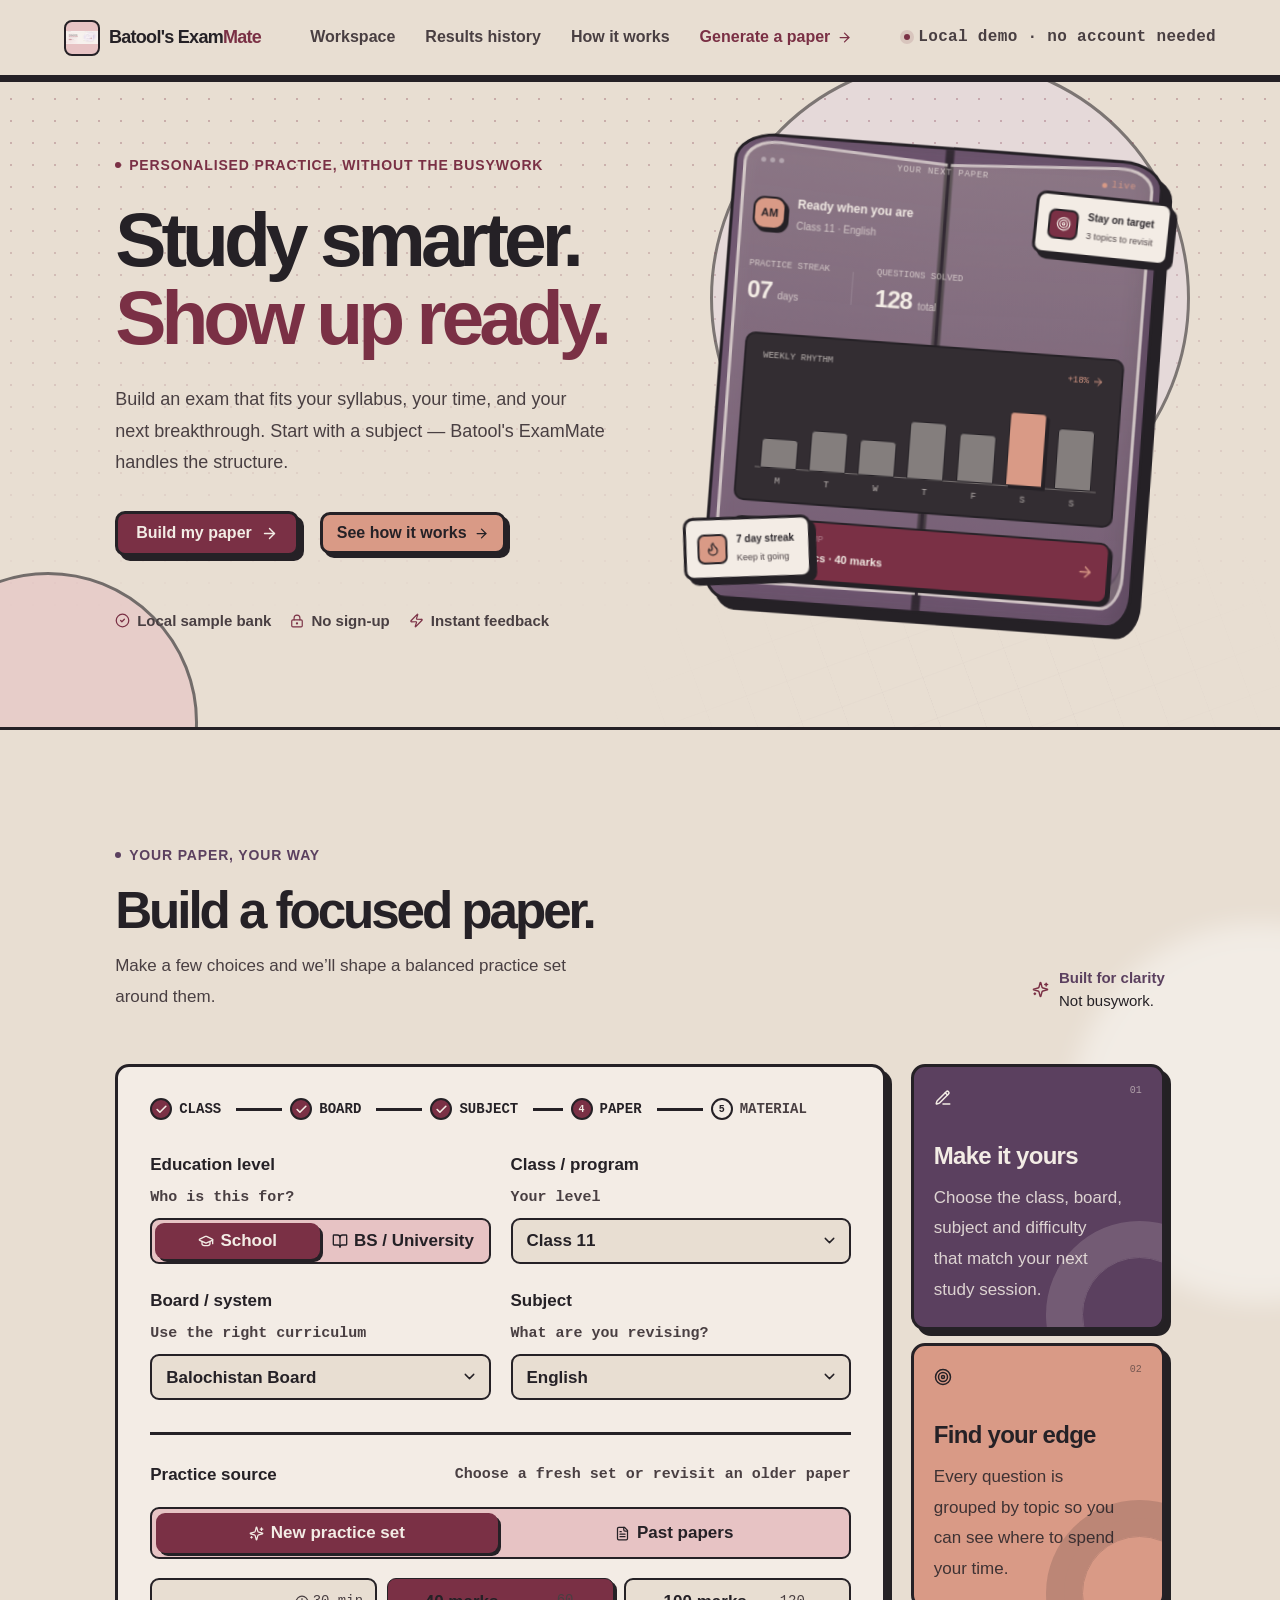
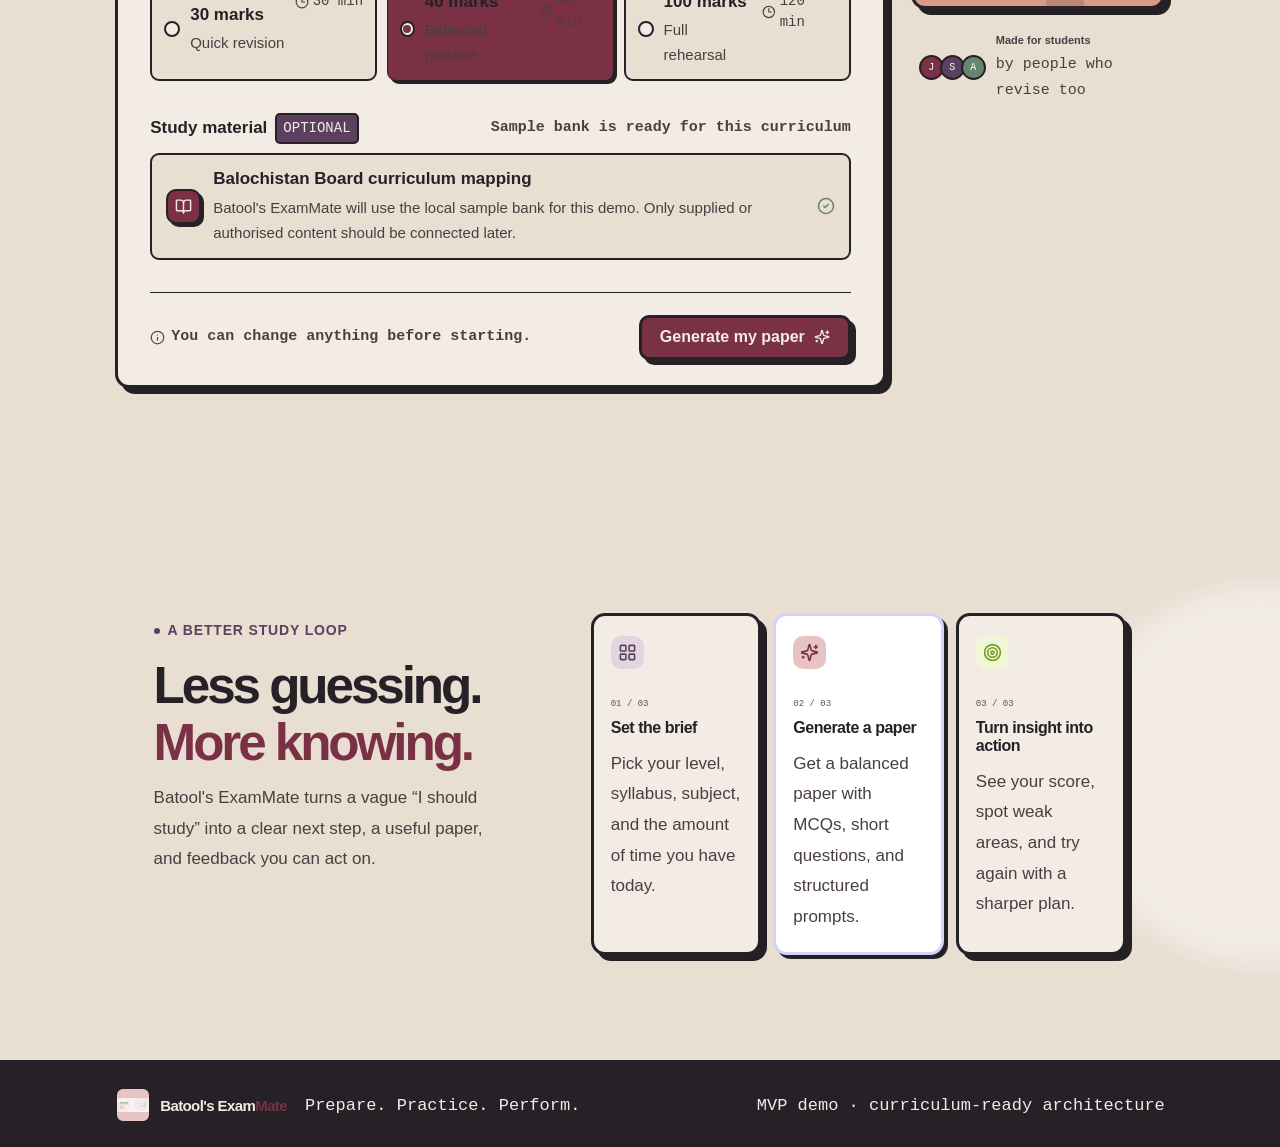
<file: exam_mate/index.html>
<!doctype html>
<html lang="en">
  <head>
    <meta charset="UTF-8" />
    <meta name="viewport" content="width=device-width, initial-scale=1.0" />
    <meta name="theme-color" content="#0b1020" />
    <meta name="description" content="Batool's ExamMate — prepare, practice, and perform with personalised exam papers." />
    <title>Batool's ExamMate — Prepare. Practice. Perform.</title>
    <script type="module" crossorigin src="assets/app.js"></script>
    <link rel="stylesheet" crossorigin href="assets/style.css">
  </head>
  <body>
    <script id="manus-runtime">window.__MANUS_HOST_DEV__ = false;
(function(){"use strict";var Mr={exports:{}},Kn={};/**
 * @license React
 * react-jsx-runtime.production.js
 *
 * Copyright (c) Meta Platforms, Inc. and affiliates.
 *
 * This source code is licensed under the MIT license found in the
 * LICENSE file in the root directory of this source tree.
 */var $c;function um(){if($c)return Kn;$c=1;var r=Symbol.for("react.transitional.element"),i=Symbol.for("react.fragment");function c(s,d,m){var x=null;if(m!==void 0&&(x=""+m),d.key!==void 0&&(x=""+d.key),"key"in d){m={};for(var R in d)R!=="key"&&(m[R]=d[R])}else m=d;return d=m.ref,{$$typeof:r,type:s,key:x,ref:d!==void 0?d:null,props:m}}return Kn.Fragment=i,Kn.jsx=c,Kn.jsxs=c,Kn}var Fc;function dm(){return Fc||(Fc=1,Mr.exports=um()),Mr.exports}var h=dm(),Ar={exports:{}},Pn={},Rr={exports:{}},Nr={};/**
 * @license React
 * scheduler.production.js
 *
 * Copyright (c) Meta Platforms, Inc. and affiliates.
 *
 * This source code is licensed under the MIT license found in the
 * LICENSE file in the root directory of this source tree.
 */var Ic;function fm(){return Ic||(Ic=1,function(r){function i(A,q){var B=A.length;A.push(q);t:for(;0<B;){var bt=B-1>>>1,p=A[bt];if(0<d(p,q))A[bt]=q,A[B]=p,B=bt;else break t}}function c(A){return A.length===0?null:A[0]}function s(A){if(A.length===0)return null;var q=A[0],B=A.pop();if(B!==q){A[0]=B;t:for(var bt=0,p=A.length,O=p>>>1;bt<O;){var X=2*(bt+1)-1,G=A[X],Z=X+1,st=A[Z];if(0>d(G,B))Z<p&&0>d(st,G)?(A[bt]=st,A[Z]=B,bt=Z):(A[bt]=G,A[X]=B,bt=X);else if(Z<p&&0>d(st,B))A[bt]=st,A[Z]=B,bt=Z;else break t}}return q}function d(A,q){var B=A.sortIndex-q.sortIndex;return B!==0?B:A.id-q.id}if(r.unstable_now=void 0,typeof performance=="object"&&typeof performance.now=="function"){var m=performance;r.unstable_now=function(){return m.now()}}else{var x=Date,R=x.now();r.unstable_now=function(){return x.now()-R}}var C=[],v=[],D=1,j=null,J=3,at=!1,$=!1,nt=!1,ct=!1,ht=typeof setTimeout=="function"?setTimeout:null,St=typeof clearTimeout=="function"?clearTimeout:null,_=typeof setImmediate<"u"?setImmediate:null;function Y(A){for(var q=c(v);q!==null;){if(q.callback===null)s(v);else if(q.startTime<=A)s(v),q.sortIndex=q.expirationTime,i(C,q);else break;q=c(v)}}function H(A){if(nt=!1,Y(A),!$)if(c(C)!==null)$=!0,it||(it=!0,Bt());else{var q=c(v);q!==null&&Mt(H,q.startTime-A)}}var it=!1,rt=-1,V=5,xt=-1;function Be(){return ct?!0:!(r.unstable_now()-xt<V)}function te(){if(ct=!1,it){var A=r.unstable_now();xt=A;var q=!0;try{t:{$=!1,nt&&(nt=!1,St(rt),rt=-1),at=!0;var B=J;try{e:{for(Y(A),j=c(C);j!==null&&!(j.expirationTime>A&&Be());){var bt=j.callback;if(typeof bt=="function"){j.callback=null,J=j.priorityLevel;var p=bt(j.expirationTime<=A);if(A=r.unstable_now(),typeof p=="function"){j.callback=p,Y(A),q=!0;break e}j===c(C)&&s(C),Y(A)}else s(C);j=c(C)}if(j!==null)q=!0;else{var O=c(v);O!==null&&Mt(H,O.startTime-A),q=!1}}break t}finally{j=null,J=B,at=!1}q=void 0}}finally{q?Bt():it=!1}}}var Bt;if(typeof _=="function")Bt=function(){_(te)};else if(typeof MessageChannel<"u"){var me=new MessageChannel,Se=me.port2;me.port1.onmessage=te,Bt=function(){Se.postMessage(null)}}else Bt=function(){ht(te,0)};function Mt(A,q){rt=ht(function(){A(r.unstable_now())},q)}r.unstable_IdlePriority=5,r.unstable_ImmediatePriority=1,r.unstable_LowPriority=4,r.unstable_NormalPriority=3,r.unstable_Profiling=null,r.unstable_UserBlockingPriority=2,r.unstable_cancelCallback=function(A){A.callback=null},r.unstable_forceFrameRate=function(A){0>A||125<A?console.error("forceFrameRate takes a positive int between 0 and 125, forcing frame rates higher than 125 fps is not supported"):V=0<A?Math.floor(1e3/A):5},r.unstable_getCurrentPriorityLevel=function(){return J},r.unstable_next=function(A){switch(J){case 1:case 2:case 3:var q=3;break;default:q=J}var B=J;J=q;try{return A()}finally{J=B}},r.unstable_requestPaint=function(){ct=!0},r.unstable_runWithPriority=function(A,q){switch(A){case 1:case 2:case 3:case 4:case 5:break;default:A=3}var B=J;J=A;try{return q()}finally{J=B}},r.unstable_scheduleCallback=function(A,q,B){var bt=r.unstable_now();switch(typeof B=="object"&&B!==null?(B=B.delay,B=typeof B=="number"&&0<B?bt+B:bt):B=bt,A){case 1:var p=-1;break;case 2:p=250;break;case 5:p=1073741823;break;case 4:p=1e4;break;default:p=5e3}return p=B+p,A={id:D++,callback:q,priorityLevel:A,startTime:B,expirationTime:p,sortIndex:-1},B>bt?(A.sortIndex=B,i(v,A),c(C)===null&&A===c(v)&&(nt?(St(rt),rt=-1):nt=!0,Mt(H,B-bt))):(A.sortIndex=p,i(C,A),$||at||($=!0,it||(it=!0,Bt()))),A},r.unstable_shouldYield=Be,r.unstable_wrapCallback=function(A){var q=J;return function(){var B=J;J=q;try{return A.apply(this,arguments)}finally{J=B}}}}(Nr)),Nr}var tu;function hm(){return tu||(tu=1,Rr.exports=fm()),Rr.exports}var zr={exports:{}},ut={};/**
 * @license React
 * react.production.js
 *
 * Copyright (c) Meta Platforms, Inc. and affiliates.
 *
 * This source code is licensed under the MIT license found in the
 * LICENSE file in the root directory of this source tree.
 */var eu;function mm(){if(eu)return ut;eu=1;var r=Symbol.for("react.transitional.element"),i=Symbol.for("react.portal"),c=Symbol.for("react.fragment"),s=Symbol.for("react.strict_mode"),d=Symbol.for("react.profiler"),m=Symbol.for("react.consumer"),x=Symbol.for("react.context"),R=Symbol.for("react.forward_ref"),C=Symbol.for("react.suspense"),v=Symbol.for("react.memo"),D=Symbol.for("react.lazy"),j=Symbol.iterator;function J(p){return p===null||typeof p!="object"?null:(p=j&&p[j]||p["@@iterator"],typeof p=="function"?p:null)}var at={isMounted:function(){return!1},enqueueForceUpdate:function(){},enqueueReplaceState:function(){},enqueueSetState:function(){}},$=Object.assign,nt={};function ct(p,O,X){this.props=p,this.context=O,this.refs=nt,this.updater=X||at}ct.prototype.isReactComponent={},ct.prototype.setState=function(p,O){if(typeof p!="object"&&typeof p!="function"&&p!=null)throw Error("takes an object of state variables to update or a function which returns an object of state variables.");this.updater.enqueueSetState(this,p,O,"setState")},ct.prototype.forceUpdate=function(p){this.updater.enqueueForceUpdate(this,p,"forceUpdate")};function ht(){}ht.prototype=ct.prototype;function St(p,O,X){this.props=p,this.context=O,this.refs=nt,this.updater=X||at}var _=St.prototype=new ht;_.constructor=St,$(_,ct.prototype),_.isPureReactComponent=!0;var Y=Array.isArray,H={H:null,A:null,T:null,S:null,V:null},it=Object.prototype.hasOwnProperty;function rt(p,O,X,G,Z,st){return X=st.ref,{$$typeof:r,type:p,key:O,ref:X!==void 0?X:null,props:st}}function V(p,O){return rt(p.type,O,void 0,void 0,void 0,p.props)}function xt(p){return typeof p=="object"&&p!==null&&p.$$typeof===r}function Be(p){var O={"=":"=0",":":"=2"};return"$"+p.replace(/[=:]/g,function(X){return O[X]})}var te=/\/+/g;function Bt(p,O){return typeof p=="object"&&p!==null&&p.key!=null?Be(""+p.key):O.toString(36)}function me(){}function Se(p){switch(p.status){case"fulfilled":return p.value;case"rejected":throw p.reason;default:switch(typeof p.status=="string"?p.then(me,me):(p.status="pending",p.then(function(O){p.status==="pending"&&(p.status="fulfilled",p.value=O)},function(O){p.status==="pending"&&(p.status="rejected",p.reason=O)})),p.status){case"fulfilled":return p.value;case"rejected":throw p.reason}}throw p}function Mt(p,O,X,G,Z){var st=typeof p;(st==="undefined"||st==="boolean")&&(p=null);var I=!1;if(p===null)I=!0;else switch(st){case"bigint":case"string":case"number":I=!0;break;case"object":switch(p.$$typeof){case r:case i:I=!0;break;case D:return I=p._init,Mt(I(p._payload),O,X,G,Z)}}if(I)return Z=Z(p),I=G===""?"."+Bt(p,0):G,Y(Z)?(X="",I!=null&&(X=I.replace(te,"$&/")+"/"),Mt(Z,O,X,"",function(Jt){return Jt})):Z!=null&&(xt(Z)&&(Z=V(Z,X+(Z.key==null||p&&p.key===Z.key?"":(""+Z.key).replace(te,"$&/")+"/")+I)),O.push(Z)),1;I=0;var gt=G===""?".":G+":";if(Y(p))for(var Tt=0;Tt<p.length;Tt++)G=p[Tt],st=gt+Bt(G,Tt),I+=Mt(G,O,X,st,Z);else if(Tt=J(p),typeof Tt=="function")for(p=Tt.call(p),Tt=0;!(G=p.next()).done;)G=G.value,st=gt+Bt(G,Tt++),I+=Mt(G,O,X,st,Z);else if(st==="object"){if(typeof p.then=="function")return Mt(Se(p),O,X,G,Z);throw O=String(p),Error("Objects are not valid as a React child (found: "+(O==="[object Object]"?"object with keys {"+Object.keys(p).join(", ")+"}":O)+"). If you meant to render a collection of children, use an array instead.")}return I}function A(p,O,X){if(p==null)return p;var G=[],Z=0;return Mt(p,G,"","",function(st){return O.call(X,st,Z++)}),G}function q(p){if(p._status===-1){var O=p._result;O=O(),O.then(function(X){(p._status===0||p._status===-1)&&(p._status=1,p._result=X)},function(X){(p._status===0||p._status===-1)&&(p._status=2,p._result=X)}),p._status===-1&&(p._status=0,p._result=O)}if(p._status===1)return p._result.default;throw p._result}var B=typeof reportError=="function"?reportError:function(p){if(typeof window=="object"&&typeof window.ErrorEvent=="function"){var O=new window.ErrorEvent("error",{bubbles:!0,cancelable:!0,message:typeof p=="object"&&p!==null&&typeof p.message=="string"?String(p.message):String(p),error:p});if(!window.dispatchEvent(O))return}else if(typeof process=="object"&&typeof process.emit=="function"){process.emit("uncaughtException",p);return}console.error(p)};function bt(){}return ut.Children={map:A,forEach:function(p,O,X){A(p,function(){O.apply(this,arguments)},X)},count:function(p){var O=0;return A(p,function(){O++}),O},toArray:function(p){return A(p,function(O){return O})||[]},only:function(p){if(!xt(p))throw Error("React.Children.only expected to receive a single React element child.");return p}},ut.Component=ct,ut.Fragment=c,ut.Profiler=d,ut.PureComponent=St,ut.StrictMode=s,ut.Suspense=C,ut.__CLIENT_INTERNALS_DO_NOT_USE_OR_WARN_USERS_THEY_CANNOT_UPGRADE=H,ut.__COMPILER_RUNTIME={__proto__:null,c:function(p){return H.H.useMemoCache(p)}},ut.cache=function(p){return function(){return p.apply(null,arguments)}},ut.cloneElement=function(p,O,X){if(p==null)throw Error("The argument must be a React element, but you passed "+p+".");var G=$({},p.props),Z=p.key,st=void 0;if(O!=null)for(I in O.ref!==void 0&&(st=void 0),O.key!==void 0&&(Z=""+O.key),O)!it.call(O,I)||I==="key"||I==="__self"||I==="__source"||I==="ref"&&O.ref===void 0||(G[I]=O[I]);var I=arguments.length-2;if(I===1)G.children=X;else if(1<I){for(var gt=Array(I),Tt=0;Tt<I;Tt++)gt[Tt]=arguments[Tt+2];G.children=gt}return rt(p.type,Z,void 0,void 0,st,G)},ut.createContext=function(p){return p={$$typeof:x,_currentValue:p,_currentValue2:p,_threadCount:0,Provider:null,Consumer:null},p.Provider=p,p.Consumer={$$typeof:m,_context:p},p},ut.createElement=function(p,O,X){var G,Z={},st=null;if(O!=null)for(G in O.key!==void 0&&(st=""+O.key),O)it.call(O,G)&&G!=="key"&&G!=="__self"&&G!=="__source"&&(Z[G]=O[G]);var I=arguments.length-2;if(I===1)Z.children=X;else if(1<I){for(var gt=Array(I),Tt=0;Tt<I;Tt++)gt[Tt]=arguments[Tt+2];Z.children=gt}if(p&&p.defaultProps)for(G in I=p.defaultProps,I)Z[G]===void 0&&(Z[G]=I[G]);return rt(p,st,void 0,void 0,null,Z)},ut.createRef=function(){return{current:null}},ut.forwardRef=function(p){return{$$typeof:R,render:p}},ut.isValidElement=xt,ut.lazy=function(p){return{$$typeof:D,_payload:{_status:-1,_result:p},_init:q}},ut.memo=function(p,O){return{$$typeof:v,type:p,compare:O===void 0?null:O}},ut.startTransition=function(p){var O=H.T,X={};H.T=X;try{var G=p(),Z=H.S;Z!==null&&Z(X,G),typeof G=="object"&&G!==null&&typeof G.then=="function"&&G.then(bt,B)}catch(st){B(st)}finally{H.T=O}},ut.unstable_useCacheRefresh=function(){return H.H.useCacheRefresh()},ut.use=function(p){return H.H.use(p)},ut.useActionState=function(p,O,X){return H.H.useActionState(p,O,X)},ut.useCallback=function(p,O){return H.H.useCallback(p,O)},ut.useContext=function(p){return H.H.useContext(p)},ut.useDebugValue=function(){},ut.useDeferredValue=function(p,O){return H.H.useDeferredValue(p,O)},ut.useEffect=function(p,O,X){var G=H.H;if(typeof X=="function")throw Error("useEffect CRUD overload is not enabled in this build of React.");return G.useEffect(p,O)},ut.useId=function(){return H.H.useId()},ut.useImperativeHandle=function(p,O,X){return H.H.useImperativeHandle(p,O,X)},ut.useInsertionEffect=function(p,O){return H.H.useInsertionEffect(p,O)},ut.useLayoutEffect=function(p,O){return H.H.useLayoutEffect(p,O)},ut.useMemo=function(p,O){return H.H.useMemo(p,O)},ut.useOptimistic=function(p,O){return H.H.useOptimistic(p,O)},ut.useReducer=function(p,O,X){return H.H.useReducer(p,O,X)},ut.useRef=function(p){return H.H.useRef(p)},ut.useState=function(p){return H.H.useState(p)},ut.useSyncExternalStore=function(p,O,X){return H.H.useSyncExternalStore(p,O,X)},ut.useTransition=function(){return H.H.useTransition()},ut.version="19.1.1",ut}var lu;function _r(){return lu||(lu=1,zr.exports=mm()),zr.exports}var kr={exports:{}},he={};/**
 * @license React
 * react-dom.production.js
 *
 * Copyright (c) Meta Platforms, Inc. and affiliates.
 *
 * This source code is licensed under the MIT license found in the
 * LICENSE file in the root directory of this source tree.
 */var au;function gm(){if(au)return he;au=1;var r=_r();function i(C){var v="https://react.dev/errors/"+C;if(1<arguments.length){v+="?args[]="+encodeURIComponent(arguments[1]);for(var D=2;D<arguments.length;D++)v+="&args[]="+encodeURIComponent(arguments[D])}return"Minified React error #"+C+"; visit "+v+" for the full message or use the non-minified dev environment for full errors and additional helpful warnings."}function c(){}var s={d:{f:c,r:function(){throw Error(i(522))},D:c,C:c,L:c,m:c,X:c,S:c,M:c},p:0,findDOMNode:null},d=Symbol.for("react.portal");function m(C,v,D){var j=3<arguments.length&&arguments[3]!==void 0?arguments[3]:null;return{$$typeof:d,key:j==null?null:""+j,children:C,containerInfo:v,implementation:D}}var x=r.__CLIENT_INTERNALS_DO_NOT_USE_OR_WARN_USERS_THEY_CANNOT_UPGRADE;function R(C,v){if(C==="font")return"";if(typeof v=="string")return v==="use-credentials"?v:""}return he.__DOM_INTERNALS_DO_NOT_USE_OR_WARN_USERS_THEY_CANNOT_UPGRADE=s,he.createPortal=function(C,v){var D=2<arguments.length&&arguments[2]!==void 0?arguments[2]:null;if(!v||v.nodeType!==1&&v.nodeType!==9&&v.nodeType!==11)throw Error(i(299));return m(C,v,null,D)},he.flushSync=function(C){var v=x.T,D=s.p;try{if(x.T=null,s.p=2,C)return C()}finally{x.T=v,s.p=D,s.d.f()}},he.preconnect=function(C,v){typeof C=="string"&&(v?(v=v.crossOrigin,v=typeof v=="string"?v==="use-credentials"?v:"":void 0):v=null,s.d.C(C,v))},he.prefetchDNS=function(C){typeof C=="string"&&s.d.D(C)},he.preinit=function(C,v){if(typeof C=="string"&&v&&typeof v.as=="string"){var D=v.as,j=R(D,v.crossOrigin),J=typeof v.integrity=="string"?v.integrity:void 0,at=typeof v.fetchPriority=="string"?v.fetchPriority:void 0;D==="style"?s.d.S(C,typeof v.precedence=="string"?v.precedence:void 0,{crossOrigin:j,integrity:J,fetchPriority:at}):D==="script"&&s.d.X(C,{crossOrigin:j,integrity:J,fetchPriority:at,nonce:typeof v.nonce=="string"?v.nonce:void 0})}},he.preinitModule=function(C,v){if(typeof C=="string")if(typeof v=="object"&&v!==null){if(v.as==null||v.as==="script"){var D=R(v.as,v.crossOrigin);s.d.M(C,{crossOrigin:D,integrity:typeof v.integrity=="string"?v.integrity:void 0,nonce:typeof v.nonce=="string"?v.nonce:void 0})}}else v==null&&s.d.M(C)},he.preload=function(C,v){if(typeof C=="string"&&typeof v=="object"&&v!==null&&typeof v.as=="string"){var D=v.as,j=R(D,v.crossOrigin);s.d.L(C,D,{crossOrigin:j,integrity:typeof v.integrity=="string"?v.integrity:void 0,nonce:typeof v.nonce=="string"?v.nonce:void 0,type:typeof v.type=="string"?v.type:void 0,fetchPriority:typeof v.fetchPriority=="string"?v.fetchPriority:void 0,referrerPolicy:typeof v.referrerPolicy=="string"?v.referrerPolicy:void 0,imageSrcSet:typeof v.imageSrcSet=="string"?v.imageSrcSet:void 0,imageSizes:typeof v.imageSizes=="string"?v.imageSizes:void 0,media:typeof v.media=="string"?v.media:void 0})}},he.preloadModule=function(C,v){if(typeof C=="string")if(v){var D=R(v.as,v.crossOrigin);s.d.m(C,{as:typeof v.as=="string"&&v.as!=="script"?v.as:void 0,crossOrigin:D,integrity:typeof v.integrity=="string"?v.integrity:void 0})}else s.d.m(C)},he.requestFormReset=function(C){s.d.r(C)},he.unstable_batchedUpdates=function(C,v){return C(v)},he.useFormState=function(C,v,D){return x.H.useFormState(C,v,D)},he.useFormStatus=function(){return x.H.useHostTransitionStatus()},he.version="19.1.1",he}var nu;function pm(){if(nu)return kr.exports;nu=1;function r(){if(!(typeof __REACT_DEVTOOLS_GLOBAL_HOOK__>"u"||typeof __REACT_DEVTOOLS_GLOBAL_HOOK__.checkDCE!="function"))try{__REACT_DEVTOOLS_GLOBAL_HOOK__.checkDCE(r)}catch(i){console.error(i)}}return r(),kr.exports=gm(),kr.exports}/**
 * @license React
 * react-dom-client.production.js
 *
 * Copyright (c) Meta Platforms, Inc. and affiliates.
 *
 * This source code is licensed under the MIT license found in the
 * LICENSE file in the root directory of this source tree.
 */var ou;function ym(){if(ou)return Pn;ou=1;var r=hm(),i=_r(),c=pm();function s(t){var e="https://react.dev/errors/"+t;if(1<arguments.length){e+="?args[]="+encodeURIComponent(arguments[1]);for(var l=2;l<arguments.length;l++)e+="&args[]="+encodeURIComponent(arguments[l])}return"Minified React error #"+t+"; visit "+e+" for the full message or use the non-minified dev environment for full errors and additional helpful warnings."}function d(t){return!(!t||t.nodeType!==1&&t.nodeType!==9&&t.nodeType!==11)}function m(t){var e=t,l=t;if(t.alternate)for(;e.return;)e=e.return;else{t=e;do e=t,(e.flags&4098)!==0&&(l=e.return),t=e.return;while(t)}return e.tag===3?l:null}function x(t){if(t.tag===13){var e=t.memoizedState;if(e===null&&(t=t.alternate,t!==null&&(e=t.memoizedState)),e!==null)return e.dehydrated}return null}function R(t){if(m(t)!==t)throw Error(s(188))}function C(t){var e=t.alternate;if(!e){if(e=m(t),e===null)throw Error(s(188));return e!==t?null:t}for(var l=t,a=e;;){var n=l.return;if(n===null)break;var o=n.alternate;if(o===null){if(a=n.return,a!==null){l=a;continue}break}if(n.child===o.child){for(o=n.child;o;){if(o===l)return R(n),t;if(o===a)return R(n),e;o=o.sibling}throw Error(s(188))}if(l.return!==a.return)l=n,a=o;else{for(var u=!1,f=n.child;f;){if(f===l){u=!0,l=n,a=o;break}if(f===a){u=!0,a=n,l=o;break}f=f.sibling}if(!u){for(f=o.child;f;){if(f===l){u=!0,l=o,a=n;break}if(f===a){u=!0,a=o,l=n;break}f=f.sibling}if(!u)throw Error(s(189))}}if(l.alternate!==a)throw Error(s(190))}if(l.tag!==3)throw Error(s(188));return l.stateNode.current===l?t:e}function v(t){var e=t.tag;if(e===5||e===26||e===27||e===6)return t;for(t=t.child;t!==null;){if(e=v(t),e!==null)return e;t=t.sibling}return null}var D=Object.assign,j=Symbol.for("react.element"),J=Symbol.for("react.transitional.element"),at=Symbol.for("react.portal"),$=Symbol.for("react.fragment"),nt=Symbol.for("react.strict_mode"),ct=Symbol.for("react.profiler"),ht=Symbol.for("react.provider"),St=Symbol.for("react.consumer"),_=Symbol.for("react.context"),Y=Symbol.for("react.forward_ref"),H=Symbol.for("react.suspense"),it=Symbol.for("react.suspense_list"),rt=Symbol.for("react.memo"),V=Symbol.for("react.lazy"),xt=Symbol.for("react.activity"),Be=Symbol.for("react.memo_cache_sentinel"),te=Symbol.iterator;function Bt(t){return t===null||typeof t!="object"?null:(t=te&&t[te]||t["@@iterator"],typeof t=="function"?t:null)}var me=Symbol.for("react.client.reference");function Se(t){if(t==null)return null;if(typeof t=="function")return t.$$typeof===me?null:t.displayName||t.name||null;if(typeof t=="string")return t;switch(t){case $:return"Fragment";case ct:return"Profiler";case nt:return"StrictMode";case H:return"Suspense";case it:return"SuspenseList";case xt:return"Activity"}if(typeof t=="object")switch(t.$$typeof){case at:return"Portal";case _:return(t.displayName||"Context")+".Provider";case St:return(t._context.displayName||"Context")+".Consumer";case Y:var e=t.render;return t=t.displayName,t||(t=e.displayName||e.name||"",t=t!==""?"ForwardRef("+t+")":"ForwardRef"),t;case rt:return e=t.displayName||null,e!==null?e:Se(t.type)||"Memo";case V:e=t._payload,t=t._init;try{return Se(t(e))}catch{}}return null}var Mt=Array.isArray,A=i.__CLIENT_INTERNALS_DO_NOT_USE_OR_WARN_USERS_THEY_CANNOT_UPGRADE,q=c.__DOM_INTERNALS_DO_NOT_USE_OR_WARN_USERS_THEY_CANNOT_UPGRADE,B={pending:!1,data:null,method:null,action:null},bt=[],p=-1;function O(t){return{current:t}}function X(t){0>p||(t.current=bt[p],bt[p]=null,p--)}function G(t,e){p++,bt[p]=t.current,t.current=e}var Z=O(null),st=O(null),I=O(null),gt=O(null);function Tt(t,e){switch(G(I,e),G(st,t),G(Z,null),e.nodeType){case 9:case 11:t=(t=e.documentElement)&&(t=t.namespaceURI)?Hh(t):0;break;default:if(t=e.tagName,e=e.namespaceURI)e=Hh(e),t=Uh(e,t);else switch(t){case"svg":t=1;break;case"math":t=2;break;default:t=0}}X(Z),G(Z,t)}function Jt(){X(Z),X(st),X(I)}function Ke(t){t.memoizedState!==null&&G(gt,t);var e=Z.current,l=Uh(e,t.type);e!==l&&(G(st,t),G(Z,l))}function Ce(t){st.current===t&&(X(Z),X(st)),gt.current===t&&(X(gt),Wo._currentValue=B)}var Pe=Object.prototype.hasOwnProperty,yl=r.unstable_scheduleCallback,sn=r.unstable_cancelCallback,Ca=r.unstable_shouldYield,ri=r.unstable_requestPaint,ge=r.unstable_now,si=r.unstable_getCurrentPriorityLevel,Ul=r.unstable_ImmediatePriority,Fn=r.unstable_UserBlockingPriority,nl=r.unstable_NormalPriority,ci=r.unstable_LowPriority,Gl=r.unstable_IdlePriority,ui=r.log,Ea=r.unstable_setDisableYieldValue,ql=null,Wt=null;function Je(t){if(typeof ui=="function"&&Ea(t),Wt&&typeof Wt.setStrictMode=="function")try{Wt.setStrictMode(ql,t)}catch{}}var $t=Math.clz32?Math.clz32:fi,di=Math.log,Ta=Math.LN2;function fi(t){return t>>>=0,t===0?32:31-(di(t)/Ta|0)|0}var L=256,cn=4194304;function vl(t){var e=t&42;if(e!==0)return e;switch(t&-t){case 1:return 1;case 2:return 2;case 4:return 4;case 8:return 8;case 16:return 16;case 32:return 32;case 64:return 64;case 128:return 128;case 256:case 512:case 1024:case 2048:case 4096:case 8192:case 16384:case 32768:case 65536:case 131072:case 262144:case 524288:case 1048576:case 2097152:return t&4194048;case 4194304:case 8388608:case 16777216:case 33554432:return t&62914560;case 67108864:return 67108864;case 134217728:return 134217728;case 268435456:return 268435456;case 536870912:return 536870912;case 1073741824:return 0;default:return t}}function un(t,e,l){var a=t.pendingLanes;if(a===0)return 0;var n=0,o=t.suspendedLanes,u=t.pingedLanes;t=t.warmLanes;var f=a&134217727;return f!==0?(a=f&~o,a!==0?n=vl(a):(u&=f,u!==0?n=vl(u):l||(l=f&~t,l!==0&&(n=vl(l))))):(f=a&~o,f!==0?n=vl(f):u!==0?n=vl(u):l||(l=a&~t,l!==0&&(n=vl(l)))),n===0?0:e!==0&&e!==n&&(e&o)===0&&(o=n&-n,l=e&-e,o>=l||o===32&&(l&4194048)!==0)?e:n}function Dt(t,e){return(t.pendingLanes&~(t.suspendedLanes&~t.pingedLanes)&e)===0}function In(t,e){switch(t){case 1:case 2:case 4:case 8:case 64:return e+250;case 16:case 32:case 128:case 256:case 512:case 1024:case 2048:case 4096:case 8192:case 16384:case 32768:case 65536:case 131072:case 262144:case 524288:case 1048576:case 2097152:return e+5e3;case 4194304:case 8388608:case 16777216:case 33554432:return-1;case 67108864:case 134217728:case 268435456:case 536870912:case 1073741824:return-1;default:return-1}}function to(){var t=L;return L<<=1,(L&4194048)===0&&(L=256),t}function hi(){var t=cn;return cn<<=1,(cn&62914560)===0&&(cn=4194304),t}function eo(t){for(var e=[],l=0;31>l;l++)e.push(t);return e}function Da(t,e){t.pendingLanes|=e,e!==268435456&&(t.suspendedLanes=0,t.pingedLanes=0,t.warmLanes=0)}function Ir(t,e,l,a,n,o){var u=t.pendingLanes;t.pendingLanes=l,t.suspendedLanes=0,t.pingedLanes=0,t.warmLanes=0,t.expiredLanes&=l,t.entangledLanes&=l,t.errorRecoveryDisabledLanes&=l,t.shellSuspendCounter=0;var f=t.entanglements,g=t.expirationTimes,S=t.hiddenUpdates;for(l=u&~l;0<l;){var N=31-$t(l),k=1<<N;f[N]=0,g[N]=-1;var E=S[N];if(E!==null)for(S[N]=null,N=0;N<E.length;N++){var T=E[N];T!==null&&(T.lane&=-536870913)}l&=~k}a!==0&&mi(t,a,0),o!==0&&n===0&&t.tag!==0&&(t.suspendedLanes|=o&~(u&~e))}function mi(t,e,l){t.pendingLanes|=e,t.suspendedLanes&=~e;var a=31-$t(e);t.entangledLanes|=e,t.entanglements[a]=t.entanglements[a]|1073741824|l&4194090}function gi(t,e){var l=t.entangledLanes|=e;for(t=t.entanglements;l;){var a=31-$t(l),n=1<<a;n&e|t[a]&e&&(t[a]|=e),l&=~n}}function lo(t){switch(t){case 2:t=1;break;case 8:t=4;break;case 32:t=16;break;case 256:case 512:case 1024:case 2048:case 4096:case 8192:case 16384:case 32768:case 65536:case 131072:case 262144:case 524288:case 1048576:case 2097152:case 4194304:case 8388608:case 16777216:case 33554432:t=128;break;case 268435456:t=134217728;break;default:t=0}return t}function ao(t){return t&=-t,2<t?8<t?(t&134217727)!==0?32:268435456:8:2}function pi(){var t=q.p;return t!==0?t:(t=window.event,t===void 0?32:nm(t.type))}function ts(t,e){var l=q.p;try{return q.p=t,e()}finally{q.p=l}}var ol=Math.random().toString(36).slice(2),ee="__reactFiber$"+ol,pe="__reactProps$"+ol,Yl="__reactContainer$"+ol,no="__reactEvents$"+ol,es="__reactListeners$"+ol,ls="__reactHandles$"+ol,yi="__reactResources$"+ol,Ma="__reactMarker$"+ol;function oo(t){delete t[ee],delete t[pe],delete t[no],delete t[es],delete t[ls]}function Vl(t){var e=t[ee];if(e)return e;for(var l=t.parentNode;l;){if(e=l[Yl]||l[ee]){if(l=e.alternate,e.child!==null||l!==null&&l.child!==null)for(t=Vh(t);t!==null;){if(l=t[ee])return l;t=Vh(t)}return e}t=l,l=t.parentNode}return null}function Xl(t){if(t=t[ee]||t[Yl]){var e=t.tag;if(e===5||e===6||e===13||e===26||e===27||e===3)return t}return null}function Aa(t){var e=t.tag;if(e===5||e===26||e===27||e===6)return t.stateNode;throw Error(s(33))}function Zl(t){var e=t[yi];return e||(e=t[yi]={hoistableStyles:new Map,hoistableScripts:new Map}),e}function Vt(t){t[Ma]=!0}var vi=new Set,bi={};function bl(t,e){We(t,e),We(t+"Capture",e)}function We(t,e){for(bi[t]=e,t=0;t<e.length;t++)vi.add(e[t])}var as=RegExp("^[:A-Z_a-z\\u00C0-\\u00D6\\u00D8-\\u00F6\\u00F8-\\u02FF\\u0370-\\u037D\\u037F-\\u1FFF\\u200C-\\u200D\\u2070-\\u218F\\u2C00-\\u2FEF\\u3001-\\uD7FF\\uF900-\\uFDCF\\uFDF0-\\uFFFD][:A-Z_a-z\\u00C0-\\u00D6\\u00D8-\\u00F6\\u00F8-\\u02FF\\u0370-\\u037D\\u037F-\\u1FFF\\u200C-\\u200D\\u2070-\\u218F\\u2C00-\\u2FEF\\u3001-\\uD7FF\\uF900-\\uFDCF\\uFDF0-\\uFFFD\\-.0-9\\u00B7\\u0300-\\u036F\\u203F-\\u2040]*$"),xi={},wi={};function Ra(t){return Pe.call(wi,t)?!0:Pe.call(xi,t)?!1:as.test(t)?wi[t]=!0:(xi[t]=!0,!1)}function M(t,e,l){if(Ra(e))if(l===null)t.removeAttribute(e);else{switch(typeof l){case"undefined":case"function":case"symbol":t.removeAttribute(e);return;case"boolean":var a=e.toLowerCase().slice(0,5);if(a!=="data-"&&a!=="aria-"){t.removeAttribute(e);return}}t.setAttribute(e,""+l)}}function tt(t,e,l){if(l===null)t.removeAttribute(e);else{switch(typeof l){case"undefined":case"function":case"symbol":case"boolean":t.removeAttribute(e);return}t.setAttribute(e,""+l)}}function Ot(t,e,l,a){if(a===null)t.removeAttribute(l);else{switch(typeof a){case"undefined":case"function":case"symbol":case"boolean":t.removeAttribute(l);return}t.setAttributeNS(e,l,""+a)}}var le,Ee;function ae(t){if(le===void 0)try{throw Error()}catch(l){var e=l.stack.trim().match(/\n( *(at )?)/);le=e&&e[1]||"",Ee=-1<l.stack.indexOf(`
    at`)?" (<anonymous>)":-1<l.stack.indexOf("@")?"@unknown:0:0":""}return`
`+le+t+Ee}var Le=!1;function He(t,e){if(!t||Le)return"";Le=!0;var l=Error.prepareStackTrace;Error.prepareStackTrace=void 0;try{var a={DetermineComponentFrameRoot:function(){try{if(e){var k=function(){throw Error()};if(Object.defineProperty(k.prototype,"props",{set:function(){throw Error()}}),typeof Reflect=="object"&&Reflect.construct){try{Reflect.construct(k,[])}catch(T){var E=T}Reflect.construct(t,[],k)}else{try{k.call()}catch(T){E=T}t.call(k.prototype)}}else{try{throw Error()}catch(T){E=T}(k=t())&&typeof k.catch=="function"&&k.catch(function(){})}}catch(T){if(T&&E&&typeof T.stack=="string")return[T.stack,E.stack]}return[null,null]}};a.DetermineComponentFrameRoot.displayName="DetermineComponentFrameRoot";var n=Object.getOwnPropertyDescriptor(a.DetermineComponentFrameRoot,"name");n&&n.configurable&&Object.defineProperty(a.DetermineComponentFrameRoot,"name",{value:"DetermineComponentFrameRoot"});var o=a.DetermineComponentFrameRoot(),u=o[0],f=o[1];if(u&&f){var g=u.split(`
`),S=f.split(`
`);for(n=a=0;a<g.length&&!g[a].includes("DetermineComponentFrameRoot");)a++;for(;n<S.length&&!S[n].includes("DetermineComponentFrameRoot");)n++;if(a===g.length||n===S.length)for(a=g.length-1,n=S.length-1;1<=a&&0<=n&&g[a]!==S[n];)n--;for(;1<=a&&0<=n;a--,n--)if(g[a]!==S[n]){if(a!==1||n!==1)do if(a--,n--,0>n||g[a]!==S[n]){var N=`
`+g[a].replace(" at new "," at ");return t.displayName&&N.includes("<anonymous>")&&(N=N.replace("<anonymous>",t.displayName)),N}while(1<=a&&0<=n);break}}}finally{Le=!1,Error.prepareStackTrace=l}return(l=t?t.displayName||t.name:"")?ae(l):""}function Ql(t){switch(t.tag){case 26:case 27:case 5:return ae(t.type);case 16:return ae("Lazy");case 13:return ae("Suspense");case 19:return ae("SuspenseList");case 0:case 15:return He(t.type,!1);case 11:return He(t.type.render,!1);case 1:return He(t.type,!0);case 31:return ae("Activity");default:return""}}function xl(t){try{var e="";do e+=Ql(t),t=t.return;while(t);return e}catch(l){return`
Error generating stack: `+l.message+`
`+l.stack}}function Xt(t){switch(typeof t){case"bigint":case"boolean":case"number":case"string":case"undefined":return t;case"object":return t;default:return""}}function il(t){var e=t.type;return(t=t.nodeName)&&t.toLowerCase()==="input"&&(e==="checkbox"||e==="radio")}function ve(t){var e=il(t)?"checked":"value",l=Object.getOwnPropertyDescriptor(t.constructor.prototype,e),a=""+t[e];if(!t.hasOwnProperty(e)&&typeof l<"u"&&typeof l.get=="function"&&typeof l.set=="function"){var n=l.get,o=l.set;return Object.defineProperty(t,e,{configurable:!0,get:function(){return n.call(this)},set:function(u){a=""+u,o.call(this,u)}}),Object.defineProperty(t,e,{enumerable:l.enumerable}),{getValue:function(){return a},setValue:function(u){a=""+u},stopTracking:function(){t._valueTracker=null,delete t[e]}}}}function re(t){t._valueTracker||(t._valueTracker=ve(t))}function rl(t){if(!t)return!1;var e=t._valueTracker;if(!e)return!0;var l=e.getValue(),a="";return t&&(a=il(t)?t.checked?"true":"false":t.value),t=a,t!==l?(e.setValue(t),!0):!1}function wl(t){if(t=t||(typeof document<"u"?document:void 0),typeof t>"u")return null;try{return t.activeElement||t.body}catch{return t.body}}var dn=/[\n"\\]/g;function se(t){return t.replace(dn,function(e){return"\\"+e.charCodeAt(0).toString(16)+" "})}function Kl(t,e,l,a,n,o,u,f){t.name="",u!=null&&typeof u!="function"&&typeof u!="symbol"&&typeof u!="boolean"?t.type=u:t.removeAttribute("type"),e!=null?u==="number"?(e===0&&t.value===""||t.value!=e)&&(t.value=""+Xt(e)):t.value!==""+Xt(e)&&(t.value=""+Xt(e)):u!=="submit"&&u!=="reset"||t.removeAttribute("value"),e!=null?Pl(t,u,Xt(e)):l!=null?Pl(t,u,Xt(l)):a!=null&&t.removeAttribute("value"),n==null&&o!=null&&(t.defaultChecked=!!o),n!=null&&(t.checked=n&&typeof n!="function"&&typeof n!="symbol"),f!=null&&typeof f!="function"&&typeof f!="symbol"&&typeof f!="boolean"?t.name=""+Xt(f):t.removeAttribute("name")}function Na(t,e,l,a,n,o,u,f){if(o!=null&&typeof o!="function"&&typeof o!="symbol"&&typeof o!="boolean"&&(t.type=o),e!=null||l!=null){if(!(o!=="submit"&&o!=="reset"||e!=null))return;l=l!=null?""+Xt(l):"",e=e!=null?""+Xt(e):l,f||e===t.value||(t.value=e),t.defaultValue=e}a=a??n,a=typeof a!="function"&&typeof a!="symbol"&&!!a,t.checked=f?t.checked:!!a,t.defaultChecked=!!a,u!=null&&typeof u!="function"&&typeof u!="symbol"&&typeof u!="boolean"&&(t.name=u)}function Pl(t,e,l){e==="number"&&wl(t.ownerDocument)===t||t.defaultValue===""+l||(t.defaultValue=""+l)}function $e(t,e,l,a){if(t=t.options,e){e={};for(var n=0;n<l.length;n++)e["$"+l[n]]=!0;for(l=0;l<t.length;l++)n=e.hasOwnProperty("$"+t[l].value),t[l].selected!==n&&(t[l].selected=n),n&&a&&(t[l].defaultSelected=!0)}else{for(l=""+Xt(l),e=null,n=0;n<t.length;n++){if(t[n].value===l){t[n].selected=!0,a&&(t[n].defaultSelected=!0);return}e!==null||t[n].disabled||(e=t[n])}e!==null&&(e.selected=!0)}}function za(t,e,l){if(e!=null&&(e=""+Xt(e),e!==t.value&&(t.value=e),l==null)){t.defaultValue!==e&&(t.defaultValue=e);return}t.defaultValue=l!=null?""+Xt(l):""}function _a(t,e,l,a){if(e==null){if(a!=null){if(l!=null)throw Error(s(92));if(Mt(a)){if(1<a.length)throw Error(s(93));a=a[0]}l=a}l==null&&(l=""),e=l}l=Xt(e),t.defaultValue=l,a=t.textContent,a===l&&a!==""&&a!==null&&(t.value=a)}function Fe(t,e){if(e){var l=t.firstChild;if(l&&l===t.lastChild&&l.nodeType===3){l.nodeValue=e;return}}t.textContent=e}var fn=new Set("animationIterationCount aspectRatio borderImageOutset borderImageSlice borderImageWidth boxFlex boxFlexGroup boxOrdinalGroup columnCount columns flex flexGrow flexPositive flexShrink flexNegative flexOrder gridArea gridRow gridRowEnd gridRowSpan gridRowStart gridColumn gridColumnEnd gridColumnSpan gridColumnStart fontWeight lineClamp lineHeight opacity order orphans scale tabSize widows zIndex zoom fillOpacity floodOpacity stopOpacity strokeDasharray strokeDashoffset strokeMiterlimit strokeOpacity strokeWidth MozAnimationIterationCount MozBoxFlex MozBoxFlexGroup MozLineClamp msAnimationIterationCount msFlex msZoom msFlexGrow msFlexNegative msFlexOrder msFlexPositive msFlexShrink msGridColumn msGridColumnSpan msGridRow msGridRowSpan WebkitAnimationIterationCount WebkitBoxFlex WebKitBoxFlexGroup WebkitBoxOrdinalGroup WebkitColumnCount WebkitColumns WebkitFlex WebkitFlexGrow WebkitFlexPositive WebkitFlexShrink WebkitLineClamp".split(" "));function ka(t,e,l){var a=e.indexOf("--")===0;l==null||typeof l=="boolean"||l===""?a?t.setProperty(e,""):e==="float"?t.cssFloat="":t[e]="":a?t.setProperty(e,l):typeof l!="number"||l===0||fn.has(e)?e==="float"?t.cssFloat=l:t[e]=(""+l).trim():t[e]=l+"px"}function Oa(t,e,l){if(e!=null&&typeof e!="object")throw Error(s(62));if(t=t.style,l!=null){for(var a in l)!l.hasOwnProperty(a)||e!=null&&e.hasOwnProperty(a)||(a.indexOf("--")===0?t.setProperty(a,""):a==="float"?t.cssFloat="":t[a]="");for(var n in e)a=e[n],e.hasOwnProperty(n)&&l[n]!==a&&ka(t,n,a)}else for(var o in e)e.hasOwnProperty(o)&&ka(t,o,e[o])}function ja(t){if(t.indexOf("-")===-1)return!1;switch(t){case"annotation-xml":case"color-profile":case"font-face":case"font-face-src":case"font-face-uri":case"font-face-format":case"font-face-name":case"missing-glyph":return!1;default:return!0}}var Si=new Map([["acceptCharset","accept-charset"],["htmlFor","for"],["httpEquiv","http-equiv"],["crossOrigin","crossorigin"],["accentHeight","accent-height"],["alignmentBaseline","alignment-baseline"],["arabicForm","arabic-form"],["baselineShift","baseline-shift"],["capHeight","cap-height"],["clipPath","clip-path"],["clipRule","clip-rule"],["colorInterpolation","color-interpolation"],["colorInterpolationFilters","color-interpolation-filters"],["colorProfile","color-profile"],["colorRendering","color-rendering"],["dominantBaseline","dominant-baseline"],["enableBackground","enable-background"],["fillOpacity","fill-opacity"],["fillRule","fill-rule"],["floodColor","flood-color"],["floodOpacity","flood-opacity"],["fontFamily","font-family"],["fontSize","font-size"],["fontSizeAdjust","font-size-adjust"],["fontStretch","font-stretch"],["fontStyle","font-style"],["fontVariant","font-variant"],["fontWeight","font-weight"],["glyphName","glyph-name"],["glyphOrientationHorizontal","glyph-orientation-horizontal"],["glyphOrientationVertical","glyph-orientation-vertical"],["horizAdvX","horiz-adv-x"],["horizOriginX","horiz-origin-x"],["imageRendering","image-rendering"],["letterSpacing","letter-spacing"],["lightingColor","lighting-color"],["markerEnd","marker-end"],["markerMid","marker-mid"],["markerStart","marker-start"],["overlinePosition","overline-position"],["overlineThickness","overline-thickness"],["paintOrder","paint-order"],["panose-1","panose-1"],["pointerEvents","pointer-events"],["renderingIntent","rendering-intent"],["shapeRendering","shape-rendering"],["stopColor","stop-color"],["stopOpacity","stop-opacity"],["strikethroughPosition","strikethrough-position"],["strikethroughThickness","strikethrough-thickness"],["strokeDasharray","stroke-dasharray"],["strokeDashoffset","stroke-dashoffset"],["strokeLinecap","stroke-linecap"],["strokeLinejoin","stroke-linejoin"],["strokeMiterlimit","stroke-miterlimit"],["strokeOpacity","stroke-opacity"],["strokeWidth","stroke-width"],["textAnchor","text-anchor"],["textDecoration","text-decoration"],["textRendering","text-rendering"],["transformOrigin","transform-origin"],["underlinePosition","underline-position"],["underlineThickness","underline-thickness"],["unicodeBidi","unicode-bidi"],["unicodeRange","unicode-range"],["unitsPerEm","units-per-em"],["vAlphabetic","v-alphabetic"],["vHanging","v-hanging"],["vIdeographic","v-ideographic"],["vMathematical","v-mathematical"],["vectorEffect","vector-effect"],["vertAdvY","vert-adv-y"],["vertOriginX","vert-origin-x"],["vertOriginY","vert-origin-y"],["wordSpacing","word-spacing"],["writingMode","writing-mode"],["xmlnsXlink","xmlns:xlink"],["xHeight","x-height"]]),Ci=/^[\u0000-\u001F ]*j[\r\n\t]*a[\r\n\t]*v[\r\n\t]*a[\r\n\t]*s[\r\n\t]*c[\r\n\t]*r[\r\n\t]*i[\r\n\t]*p[\r\n\t]*t[\r\n\t]*:/i;function Ba(t){return Ci.test(""+t)?"javascript:throw new Error('React has blocked a javascript: URL as a security precaution.')":t}var hn=null;function mn(t){return t=t.target||t.srcElement||window,t.correspondingUseElement&&(t=t.correspondingUseElement),t.nodeType===3?t.parentNode:t}var Sl=null,Cl=null;function io(t){var e=Xl(t);if(e&&(t=e.stateNode)){var l=t[pe]||null;t:switch(t=e.stateNode,e.type){case"input":if(Kl(t,l.value,l.defaultValue,l.defaultValue,l.checked,l.defaultChecked,l.type,l.name),e=l.name,l.type==="radio"&&e!=null){for(l=t;l.parentNode;)l=l.parentNode;for(l=l.querySelectorAll('input[name="'+se(""+e)+'"][type="radio"]'),e=0;e<l.length;e++){var a=l[e];if(a!==t&&a.form===t.form){var n=a[pe]||null;if(!n)throw Error(s(90));Kl(a,n.value,n.defaultValue,n.defaultValue,n.checked,n.defaultChecked,n.type,n.name)}}for(e=0;e<l.length;e++)a=l[e],a.form===t.form&&rl(a)}break t;case"textarea":za(t,l.value,l.defaultValue);break t;case"select":e=l.value,e!=null&&$e(t,!!l.multiple,e,!1)}}}var gn=!1;function ro(t,e,l){if(gn)return t(e,l);gn=!0;try{var a=t(e);return a}finally{if(gn=!1,(Sl!==null||Cl!==null)&&(ir(),Sl&&(e=Sl,t=Cl,Cl=Sl=null,io(e),t)))for(e=0;e<t.length;e++)io(t[e])}}function Jl(t,e){var l=t.stateNode;if(l===null)return null;var a=l[pe]||null;if(a===null)return null;l=a[e];t:switch(e){case"onClick":case"onClickCapture":case"onDoubleClick":case"onDoubleClickCapture":case"onMouseDown":case"onMouseDownCapture":case"onMouseMove":case"onMouseMoveCapture":case"onMouseUp":case"onMouseUpCapture":case"onMouseEnter":(a=!a.disabled)||(t=t.type,a=!(t==="button"||t==="input"||t==="select"||t==="textarea")),t=!a;break t;default:t=!1}if(t)return null;if(l&&typeof l!="function")throw Error(s(231,e,typeof l));return l}var Ue=!(typeof window>"u"||typeof window.document>"u"||typeof window.document.createElement>"u"),pn=!1;if(Ue)try{var Wl={};Object.defineProperty(Wl,"passive",{get:function(){pn=!0}}),window.addEventListener("test",Wl,Wl),window.removeEventListener("test",Wl,Wl)}catch{pn=!1}var Ie=null,yn=null,La=null;function so(){if(La)return La;var t,e=yn,l=e.length,a,n="value"in Ie?Ie.value:Ie.textContent,o=n.length;for(t=0;t<l&&e[t]===n[t];t++);var u=l-t;for(a=1;a<=u&&e[l-a]===n[o-a];a++);return La=n.slice(t,1<a?1-a:void 0)}function Ha(t){var e=t.keyCode;return"charCode"in t?(t=t.charCode,t===0&&e===13&&(t=13)):t=e,t===10&&(t=13),32<=t||t===13?t:0}function Ua(){return!0}function co(){return!1}function ce(t){function e(l,a,n,o,u){this._reactName=l,this._targetInst=n,this.type=a,this.nativeEvent=o,this.target=u,this.currentTarget=null;for(var f in t)t.hasOwnProperty(f)&&(l=t[f],this[f]=l?l(o):o[f]);return this.isDefaultPrevented=(o.defaultPrevented!=null?o.defaultPrevented:o.returnValue===!1)?Ua:co,this.isPropagationStopped=co,this}return D(e.prototype,{preventDefault:function(){this.defaultPrevented=!0;var l=this.nativeEvent;l&&(l.preventDefault?l.preventDefault():typeof l.returnValue!="unknown"&&(l.returnValue=!1),this.isDefaultPrevented=Ua)},stopPropagation:function(){var l=this.nativeEvent;l&&(l.stopPropagation?l.stopPropagation():typeof l.cancelBubble!="unknown"&&(l.cancelBubble=!0),this.isPropagationStopped=Ua)},persist:function(){},isPersistent:Ua}),e}var sl={eventPhase:0,bubbles:0,cancelable:0,timeStamp:function(t){return t.timeStamp||Date.now()},defaultPrevented:0,isTrusted:0},Ga=ce(sl),$l=D({},sl,{view:0,detail:0}),Ei=ce($l),Ti,uo,fo,Di=D({},$l,{screenX:0,screenY:0,clientX:0,clientY:0,pageX:0,pageY:0,ctrlKey:0,shiftKey:0,altKey:0,metaKey:0,getModifierState:os,button:0,buttons:0,relatedTarget:function(t){return t.relatedTarget===void 0?t.fromElement===t.srcElement?t.toElement:t.fromElement:t.relatedTarget},movementX:function(t){return"movementX"in t?t.movementX:(t!==fo&&(fo&&t.type==="mousemove"?(Ti=t.screenX-fo.screenX,uo=t.screenY-fo.screenY):uo=Ti=0,fo=t),Ti)},movementY:function(t){return"movementY"in t?t.movementY:uo}}),Vu=ce(Di),D0=D({},Di,{dataTransfer:0}),M0=ce(D0),A0=D({},$l,{relatedTarget:0}),ns=ce(A0),R0=D({},sl,{animationName:0,elapsedTime:0,pseudoElement:0}),N0=ce(R0),z0=D({},sl,{clipboardData:function(t){return"clipboardData"in t?t.clipboardData:window.clipboardData}}),_0=ce(z0),k0=D({},sl,{data:0}),Xu=ce(k0),O0={Esc:"Escape",Spacebar:" ",Left:"ArrowLeft",Up:"ArrowUp",Right:"ArrowRight",Down:"ArrowDown",Del:"Delete",Win:"OS",Menu:"ContextMenu",Apps:"ContextMenu",Scroll:"ScrollLock",MozPrintableKey:"Unidentified"},j0={8:"Backspace",9:"Tab",12:"Clear",13:"Enter",16:"Shift",17:"Control",18:"Alt",19:"Pause",20:"CapsLock",27:"Escape",32:" ",33:"PageUp",34:"PageDown",35:"End",36:"Home",37:"ArrowLeft",38:"ArrowUp",39:"ArrowRight",40:"ArrowDown",45:"Insert",46:"Delete",112:"F1",113:"F2",114:"F3",115:"F4",116:"F5",117:"F6",118:"F7",119:"F8",120:"F9",121:"F10",122:"F11",123:"F12",144:"NumLock",145:"ScrollLock",224:"Meta"},B0={Alt:"altKey",Control:"ctrlKey",Meta:"metaKey",Shift:"shiftKey"};function L0(t){var e=this.nativeEvent;return e.getModifierState?e.getModifierState(t):(t=B0[t])?!!e[t]:!1}function os(){return L0}var H0=D({},$l,{key:function(t){if(t.key){var e=O0[t.key]||t.key;if(e!=="Unidentified")return e}return t.type==="keypress"?(t=Ha(t),t===13?"Enter":String.fromCharCode(t)):t.type==="keydown"||t.type==="keyup"?j0[t.keyCode]||"Unidentified":""},code:0,location:0,ctrlKey:0,shiftKey:0,altKey:0,metaKey:0,repeat:0,locale:0,getModifierState:os,charCode:function(t){return t.type==="keypress"?Ha(t):0},keyCode:function(t){return t.type==="keydown"||t.type==="keyup"?t.keyCode:0},which:function(t){return t.type==="keypress"?Ha(t):t.type==="keydown"||t.type==="keyup"?t.keyCode:0}}),U0=ce(H0),G0=D({},Di,{pointerId:0,width:0,height:0,pressure:0,tangentialPressure:0,tiltX:0,tiltY:0,twist:0,pointerType:0,isPrimary:0}),Zu=ce(G0),q0=D({},$l,{touches:0,targetTouches:0,changedTouches:0,altKey:0,metaKey:0,ctrlKey:0,shiftKey:0,getModifierState:os}),Y0=ce(q0),V0=D({},sl,{propertyName:0,elapsedTime:0,pseudoElement:0}),X0=ce(V0),Z0=D({},Di,{deltaX:function(t){return"deltaX"in t?t.deltaX:"wheelDeltaX"in t?-t.wheelDeltaX:0},deltaY:function(t){return"deltaY"in t?t.deltaY:"wheelDeltaY"in t?-t.wheelDeltaY:"wheelDelta"in t?-t.wheelDelta:0},deltaZ:0,deltaMode:0}),Q0=ce(Z0),K0=D({},sl,{newState:0,oldState:0}),P0=ce(K0),J0=[9,13,27,32],is=Ue&&"CompositionEvent"in window,ho=null;Ue&&"documentMode"in document&&(ho=document.documentMode);var W0=Ue&&"TextEvent"in window&&!ho,Qu=Ue&&(!is||ho&&8<ho&&11>=ho),Ku=" ",Pu=!1;function Ju(t,e){switch(t){case"keyup":return J0.indexOf(e.keyCode)!==-1;case"keydown":return e.keyCode!==229;case"keypress":case"mousedown":case"focusout":return!0;default:return!1}}function Wu(t){return t=t.detail,typeof t=="object"&&"data"in t?t.data:null}var vn=!1;function $0(t,e){switch(t){case"compositionend":return Wu(e);case"keypress":return e.which!==32?null:(Pu=!0,Ku);case"textInput":return t=e.data,t===Ku&&Pu?null:t;default:return null}}function F0(t,e){if(vn)return t==="compositionend"||!is&&Ju(t,e)?(t=so(),La=yn=Ie=null,vn=!1,t):null;switch(t){case"paste":return null;case"keypress":if(!(e.ctrlKey||e.altKey||e.metaKey)||e.ctrlKey&&e.altKey){if(e.char&&1<e.char.length)return e.char;if(e.which)return String.fromCharCode(e.which)}return null;case"compositionend":return Qu&&e.locale!=="ko"?null:e.data;default:return null}}var I0={color:!0,date:!0,datetime:!0,"datetime-local":!0,email:!0,month:!0,number:!0,password:!0,range:!0,search:!0,tel:!0,text:!0,time:!0,url:!0,week:!0};function $u(t){var e=t&&t.nodeName&&t.nodeName.toLowerCase();return e==="input"?!!I0[t.type]:e==="textarea"}function Fu(t,e,l,a){Sl?Cl?Cl.push(a):Cl=[a]:Sl=a,e=fr(e,"onChange"),0<e.length&&(l=new Ga("onChange","change",null,l,a),t.push({event:l,listeners:e}))}var mo=null,go=null;function t1(t){kh(t,0)}function Mi(t){var e=Aa(t);if(rl(e))return t}function Iu(t,e){if(t==="change")return e}var td=!1;if(Ue){var rs;if(Ue){var ss="oninput"in document;if(!ss){var ed=document.createElement("div");ed.setAttribute("oninput","return;"),ss=typeof ed.oninput=="function"}rs=ss}else rs=!1;td=rs&&(!document.documentMode||9<document.documentMode)}function ld(){mo&&(mo.detachEvent("onpropertychange",ad),go=mo=null)}function ad(t){if(t.propertyName==="value"&&Mi(go)){var e=[];Fu(e,go,t,mn(t)),ro(t1,e)}}function e1(t,e,l){t==="focusin"?(ld(),mo=e,go=l,mo.attachEvent("onpropertychange",ad)):t==="focusout"&&ld()}function l1(t){if(t==="selectionchange"||t==="keyup"||t==="keydown")return Mi(go)}function a1(t,e){if(t==="click")return Mi(e)}function n1(t,e){if(t==="input"||t==="change")return Mi(e)}function o1(t,e){return t===e&&(t!==0||1/t===1/e)||t!==t&&e!==e}var Re=typeof Object.is=="function"?Object.is:o1;function po(t,e){if(Re(t,e))return!0;if(typeof t!="object"||t===null||typeof e!="object"||e===null)return!1;var l=Object.keys(t),a=Object.keys(e);if(l.length!==a.length)return!1;for(a=0;a<l.length;a++){var n=l[a];if(!Pe.call(e,n)||!Re(t[n],e[n]))return!1}return!0}function nd(t){for(;t&&t.firstChild;)t=t.firstChild;return t}function od(t,e){var l=nd(t);t=0;for(var a;l;){if(l.nodeType===3){if(a=t+l.textContent.length,t<=e&&a>=e)return{node:l,offset:e-t};t=a}t:{for(;l;){if(l.nextSibling){l=l.nextSibling;break t}l=l.parentNode}l=void 0}l=nd(l)}}function id(t,e){return t&&e?t===e?!0:t&&t.nodeType===3?!1:e&&e.nodeType===3?id(t,e.parentNode):"contains"in t?t.contains(e):t.compareDocumentPosition?!!(t.compareDocumentPosition(e)&16):!1:!1}function rd(t){t=t!=null&&t.ownerDocument!=null&&t.ownerDocument.defaultView!=null?t.ownerDocument.defaultView:window;for(var e=wl(t.document);e instanceof t.HTMLIFrameElement;){try{var l=typeof e.contentWindow.location.href=="string"}catch{l=!1}if(l)t=e.contentWindow;else break;e=wl(t.document)}return e}function cs(t){var e=t&&t.nodeName&&t.nodeName.toLowerCase();return e&&(e==="input"&&(t.type==="text"||t.type==="search"||t.type==="tel"||t.type==="url"||t.type==="password")||e==="textarea"||t.contentEditable==="true")}var i1=Ue&&"documentMode"in document&&11>=document.documentMode,bn=null,us=null,yo=null,ds=!1;function sd(t,e,l){var a=l.window===l?l.document:l.nodeType===9?l:l.ownerDocument;ds||bn==null||bn!==wl(a)||(a=bn,"selectionStart"in a&&cs(a)?a={start:a.selectionStart,end:a.selectionEnd}:(a=(a.ownerDocument&&a.ownerDocument.defaultView||window).getSelection(),a={anchorNode:a.anchorNode,anchorOffset:a.anchorOffset,focusNode:a.focusNode,focusOffset:a.focusOffset}),yo&&po(yo,a)||(yo=a,a=fr(us,"onSelect"),0<a.length&&(e=new Ga("onSelect","select",null,e,l),t.push({event:e,listeners:a}),e.target=bn)))}function qa(t,e){var l={};return l[t.toLowerCase()]=e.toLowerCase(),l["Webkit"+t]="webkit"+e,l["Moz"+t]="moz"+e,l}var xn={animationend:qa("Animation","AnimationEnd"),animationiteration:qa("Animation","AnimationIteration"),animationstart:qa("Animation","AnimationStart"),transitionrun:qa("Transition","TransitionRun"),transitionstart:qa("Transition","TransitionStart"),transitioncancel:qa("Transition","TransitionCancel"),transitionend:qa("Transition","TransitionEnd")},fs={},cd={};Ue&&(cd=document.createElement("div").style,"AnimationEvent"in window||(delete xn.animationend.animation,delete xn.animationiteration.animation,delete xn.animationstart.animation),"TransitionEvent"in window||delete xn.transitionend.transition);function Ya(t){if(fs[t])return fs[t];if(!xn[t])return t;var e=xn[t],l;for(l in e)if(e.hasOwnProperty(l)&&l in cd)return fs[t]=e[l];return t}var ud=Ya("animationend"),dd=Ya("animationiteration"),fd=Ya("animationstart"),r1=Ya("transitionrun"),s1=Ya("transitionstart"),c1=Ya("transitioncancel"),hd=Ya("transitionend"),md=new Map,hs="abort auxClick beforeToggle cancel canPlay canPlayThrough click close contextMenu copy cut drag dragEnd dragEnter dragExit dragLeave dragOver dragStart drop durationChange emptied encrypted ended error gotPointerCapture input invalid keyDown keyPress keyUp load loadedData loadedMetadata loadStart lostPointerCapture mouseDown mouseMove mouseOut mouseOver mouseUp paste pause play playing pointerCancel pointerDown pointerMove pointerOut pointerOver pointerUp progress rateChange reset resize seeked seeking stalled submit suspend timeUpdate touchCancel touchEnd touchStart volumeChange scroll toggle touchMove waiting wheel".split(" ");hs.push("scrollEnd");function tl(t,e){md.set(t,e),bl(e,[t])}var gd=new WeakMap;function Ge(t,e){if(typeof t=="object"&&t!==null){var l=gd.get(t);return l!==void 0?l:(e={value:t,source:e,stack:xl(e)},gd.set(t,e),e)}return{value:t,source:e,stack:xl(e)}}var qe=[],wn=0,ms=0;function Ai(){for(var t=wn,e=ms=wn=0;e<t;){var l=qe[e];qe[e++]=null;var a=qe[e];qe[e++]=null;var n=qe[e];qe[e++]=null;var o=qe[e];if(qe[e++]=null,a!==null&&n!==null){var u=a.pending;u===null?n.next=n:(n.next=u.next,u.next=n),a.pending=n}o!==0&&pd(l,n,o)}}function Ri(t,e,l,a){qe[wn++]=t,qe[wn++]=e,qe[wn++]=l,qe[wn++]=a,ms|=a,t.lanes|=a,t=t.alternate,t!==null&&(t.lanes|=a)}function gs(t,e,l,a){return Ri(t,e,l,a),Ni(t)}function Sn(t,e){return Ri(t,null,null,e),Ni(t)}function pd(t,e,l){t.lanes|=l;var a=t.alternate;a!==null&&(a.lanes|=l);for(var n=!1,o=t.return;o!==null;)o.childLanes|=l,a=o.alternate,a!==null&&(a.childLanes|=l),o.tag===22&&(t=o.stateNode,t===null||t._visibility&1||(n=!0)),t=o,o=o.return;return t.tag===3?(o=t.stateNode,n&&e!==null&&(n=31-$t(l),t=o.hiddenUpdates,a=t[n],a===null?t[n]=[e]:a.push(e),e.lane=l|536870912),o):null}function Ni(t){if(50<Yo)throw Yo=0,wc=null,Error(s(185));for(var e=t.return;e!==null;)t=e,e=t.return;return t.tag===3?t.stateNode:null}var Cn={};function u1(t,e,l,a){this.tag=t,this.key=l,this.sibling=this.child=this.return=this.stateNode=this.type=this.elementType=null,this.index=0,this.refCleanup=this.ref=null,this.pendingProps=e,this.dependencies=this.memoizedState=this.updateQueue=this.memoizedProps=null,this.mode=a,this.subtreeFlags=this.flags=0,this.deletions=null,this.childLanes=this.lanes=0,this.alternate=null}function Ne(t,e,l,a){return new u1(t,e,l,a)}function ps(t){return t=t.prototype,!(!t||!t.isReactComponent)}function El(t,e){var l=t.alternate;return l===null?(l=Ne(t.tag,e,t.key,t.mode),l.elementType=t.elementType,l.type=t.type,l.stateNode=t.stateNode,l.alternate=t,t.alternate=l):(l.pendingProps=e,l.type=t.type,l.flags=0,l.subtreeFlags=0,l.deletions=null),l.flags=t.flags&65011712,l.childLanes=t.childLanes,l.lanes=t.lanes,l.child=t.child,l.memoizedProps=t.memoizedProps,l.memoizedState=t.memoizedState,l.updateQueue=t.updateQueue,e=t.dependencies,l.dependencies=e===null?null:{lanes:e.lanes,firstContext:e.firstContext},l.sibling=t.sibling,l.index=t.index,l.ref=t.ref,l.refCleanup=t.refCleanup,l}function yd(t,e){t.flags&=65011714;var l=t.alternate;return l===null?(t.childLanes=0,t.lanes=e,t.child=null,t.subtreeFlags=0,t.memoizedProps=null,t.memoizedState=null,t.updateQueue=null,t.dependencies=null,t.stateNode=null):(t.childLanes=l.childLanes,t.lanes=l.lanes,t.child=l.child,t.subtreeFlags=0,t.deletions=null,t.memoizedProps=l.memoizedProps,t.memoizedState=l.memoizedState,t.updateQueue=l.updateQueue,t.type=l.type,e=l.dependencies,t.dependencies=e===null?null:{lanes:e.lanes,firstContext:e.firstContext}),t}function zi(t,e,l,a,n,o){var u=0;if(a=t,typeof t=="function")ps(t)&&(u=1);else if(typeof t=="string")u=fp(t,l,Z.current)?26:t==="html"||t==="head"||t==="body"?27:5;else t:switch(t){case xt:return t=Ne(31,l,e,n),t.elementType=xt,t.lanes=o,t;case $:return Va(l.children,n,o,e);case nt:u=8,n|=24;break;case ct:return t=Ne(12,l,e,n|2),t.elementType=ct,t.lanes=o,t;case H:return t=Ne(13,l,e,n),t.elementType=H,t.lanes=o,t;case it:return t=Ne(19,l,e,n),t.elementType=it,t.lanes=o,t;default:if(typeof t=="object"&&t!==null)switch(t.$$typeof){case ht:case _:u=10;break t;case St:u=9;break t;case Y:u=11;break t;case rt:u=14;break t;case V:u=16,a=null;break t}u=29,l=Error(s(130,t===null?"null":typeof t,"")),a=null}return e=Ne(u,l,e,n),e.elementType=t,e.type=a,e.lanes=o,e}function Va(t,e,l,a){return t=Ne(7,t,a,e),t.lanes=l,t}function ys(t,e,l){return t=Ne(6,t,null,e),t.lanes=l,t}function vs(t,e,l){return e=Ne(4,t.children!==null?t.children:[],t.key,e),e.lanes=l,e.stateNode={containerInfo:t.containerInfo,pendingChildren:null,implementation:t.implementation},e}var En=[],Tn=0,_i=null,ki=0,Ye=[],Ve=0,Xa=null,Tl=1,Dl="";function Za(t,e){En[Tn++]=ki,En[Tn++]=_i,_i=t,ki=e}function vd(t,e,l){Ye[Ve++]=Tl,Ye[Ve++]=Dl,Ye[Ve++]=Xa,Xa=t;var a=Tl;t=Dl;var n=32-$t(a)-1;a&=~(1<<n),l+=1;var o=32-$t(e)+n;if(30<o){var u=n-n%5;o=(a&(1<<u)-1).toString(32),a>>=u,n-=u,Tl=1<<32-$t(e)+n|l<<n|a,Dl=o+t}else Tl=1<<o|l<<n|a,Dl=t}function bs(t){t.return!==null&&(Za(t,1),vd(t,1,0))}function xs(t){for(;t===_i;)_i=En[--Tn],En[Tn]=null,ki=En[--Tn],En[Tn]=null;for(;t===Xa;)Xa=Ye[--Ve],Ye[Ve]=null,Dl=Ye[--Ve],Ye[Ve]=null,Tl=Ye[--Ve],Ye[Ve]=null}var be=null,Ut=null,Et=!1,Qa=null,cl=!1,ws=Error(s(519));function Ka(t){var e=Error(s(418,""));throw xo(Ge(e,t)),ws}function bd(t){var e=t.stateNode,l=t.type,a=t.memoizedProps;switch(e[ee]=t,e[pe]=a,l){case"dialog":vt("cancel",e),vt("close",e);break;case"iframe":case"object":case"embed":vt("load",e);break;case"video":case"audio":for(l=0;l<Xo.length;l++)vt(Xo[l],e);break;case"source":vt("error",e);break;case"img":case"image":case"link":vt("error",e),vt("load",e);break;case"details":vt("toggle",e);break;case"input":vt("invalid",e),Na(e,a.value,a.defaultValue,a.checked,a.defaultChecked,a.type,a.name,!0),re(e);break;case"select":vt("invalid",e);break;case"textarea":vt("invalid",e),_a(e,a.value,a.defaultValue,a.children),re(e)}l=a.children,typeof l!="string"&&typeof l!="number"&&typeof l!="bigint"||e.textContent===""+l||a.suppressHydrationWarning===!0||Lh(e.textContent,l)?(a.popover!=null&&(vt("beforetoggle",e),vt("toggle",e)),a.onScroll!=null&&vt("scroll",e),a.onScrollEnd!=null&&vt("scrollend",e),a.onClick!=null&&(e.onclick=hr),e=!0):e=!1,e||Ka(t)}function xd(t){for(be=t.return;be;)switch(be.tag){case 5:case 13:cl=!1;return;case 27:case 3:cl=!0;return;default:be=be.return}}function vo(t){if(t!==be)return!1;if(!Et)return xd(t),Et=!0,!1;var e=t.tag,l;if((l=e!==3&&e!==27)&&((l=e===5)&&(l=t.type,l=!(l!=="form"&&l!=="button")||Lc(t.type,t.memoizedProps)),l=!l),l&&Ut&&Ka(t),xd(t),e===13){if(t=t.memoizedState,t=t!==null?t.dehydrated:null,!t)throw Error(s(317));t:{for(t=t.nextSibling,e=0;t;){if(t.nodeType===8)if(l=t.data,l==="/$"){if(e===0){Ut=ll(t.nextSibling);break t}e--}else l!=="$"&&l!=="$!"&&l!=="$?"||e++;t=t.nextSibling}Ut=null}}else e===27?(e=Ut,ha(t.type)?(t=qc,qc=null,Ut=t):Ut=e):Ut=be?ll(t.stateNode.nextSibling):null;return!0}function bo(){Ut=be=null,Et=!1}function wd(){var t=Qa;return t!==null&&(Me===null?Me=t:Me.push.apply(Me,t),Qa=null),t}function xo(t){Qa===null?Qa=[t]:Qa.push(t)}var Ss=O(null),Pa=null,Ml=null;function Fl(t,e,l){G(Ss,e._currentValue),e._currentValue=l}function Al(t){t._currentValue=Ss.current,X(Ss)}function Cs(t,e,l){for(;t!==null;){var a=t.alternate;if((t.childLanes&e)!==e?(t.childLanes|=e,a!==null&&(a.childLanes|=e)):a!==null&&(a.childLanes&e)!==e&&(a.childLanes|=e),t===l)break;t=t.return}}function Es(t,e,l,a){var n=t.child;for(n!==null&&(n.return=t);n!==null;){var o=n.dependencies;if(o!==null){var u=n.child;o=o.firstContext;t:for(;o!==null;){var f=o;o=n;for(var g=0;g<e.length;g++)if(f.context===e[g]){o.lanes|=l,f=o.alternate,f!==null&&(f.lanes|=l),Cs(o.return,l,t),a||(u=null);break t}o=f.next}}else if(n.tag===18){if(u=n.return,u===null)throw Error(s(341));u.lanes|=l,o=u.alternate,o!==null&&(o.lanes|=l),Cs(u,l,t),u=null}else u=n.child;if(u!==null)u.return=n;else for(u=n;u!==null;){if(u===t){u=null;break}if(n=u.sibling,n!==null){n.return=u.return,u=n;break}u=u.return}n=u}}function wo(t,e,l,a){t=null;for(var n=e,o=!1;n!==null;){if(!o){if((n.flags&524288)!==0)o=!0;else if((n.flags&262144)!==0)break}if(n.tag===10){var u=n.alternate;if(u===null)throw Error(s(387));if(u=u.memoizedProps,u!==null){var f=n.type;Re(n.pendingProps.value,u.value)||(t!==null?t.push(f):t=[f])}}else if(n===gt.current){if(u=n.alternate,u===null)throw Error(s(387));u.memoizedState.memoizedState!==n.memoizedState.memoizedState&&(t!==null?t.push(Wo):t=[Wo])}n=n.return}t!==null&&Es(e,t,l,a),e.flags|=262144}function Oi(t){for(t=t.firstContext;t!==null;){if(!Re(t.context._currentValue,t.memoizedValue))return!0;t=t.next}return!1}function Ja(t){Pa=t,Ml=null,t=t.dependencies,t!==null&&(t.firstContext=null)}function ye(t){return Sd(Pa,t)}function ji(t,e){return Pa===null&&Ja(t),Sd(t,e)}function Sd(t,e){var l=e._currentValue;if(e={context:e,memoizedValue:l,next:null},Ml===null){if(t===null)throw Error(s(308));Ml=e,t.dependencies={lanes:0,firstContext:e},t.flags|=524288}else Ml=Ml.next=e;return l}var d1=typeof AbortController<"u"?AbortController:function(){var t=[],e=this.signal={aborted:!1,addEventListener:function(l,a){t.push(a)}};this.abort=function(){e.aborted=!0,t.forEach(function(l){return l()})}},f1=r.unstable_scheduleCallback,h1=r.unstable_NormalPriority,Ft={$$typeof:_,Consumer:null,Provider:null,_currentValue:null,_currentValue2:null,_threadCount:0};function Ts(){return{controller:new d1,data:new Map,refCount:0}}function So(t){t.refCount--,t.refCount===0&&f1(h1,function(){t.controller.abort()})}var Co=null,Ds=0,Dn=0,Mn=null;function m1(t,e){if(Co===null){var l=Co=[];Ds=0,Dn=Ac(),Mn={status:"pending",value:void 0,then:function(a){l.push(a)}}}return Ds++,e.then(Cd,Cd),e}function Cd(){if(--Ds===0&&Co!==null){Mn!==null&&(Mn.status="fulfilled");var t=Co;Co=null,Dn=0,Mn=null;for(var e=0;e<t.length;e++)(0,t[e])()}}function g1(t,e){var l=[],a={status:"pending",value:null,reason:null,then:function(n){l.push(n)}};return t.then(function(){a.status="fulfilled",a.value=e;for(var n=0;n<l.length;n++)(0,l[n])(e)},function(n){for(a.status="rejected",a.reason=n,n=0;n<l.length;n++)(0,l[n])(void 0)}),a}var Ed=A.S;A.S=function(t,e){typeof e=="object"&&e!==null&&typeof e.then=="function"&&m1(t,e),Ed!==null&&Ed(t,e)};var Wa=O(null);function Ms(){var t=Wa.current;return t!==null?t:jt.pooledCache}function Bi(t,e){e===null?G(Wa,Wa.current):G(Wa,e.pool)}function Td(){var t=Ms();return t===null?null:{parent:Ft._currentValue,pool:t}}var Eo=Error(s(460)),Dd=Error(s(474)),Li=Error(s(542)),As={then:function(){}};function Md(t){return t=t.status,t==="fulfilled"||t==="rejected"}function Hi(){}function Ad(t,e,l){switch(l=t[l],l===void 0?t.push(e):l!==e&&(e.then(Hi,Hi),e=l),e.status){case"fulfilled":return e.value;case"rejected":throw t=e.reason,Nd(t),t;default:if(typeof e.status=="string")e.then(Hi,Hi);else{if(t=jt,t!==null&&100<t.shellSuspendCounter)throw Error(s(482));t=e,t.status="pending",t.then(function(a){if(e.status==="pending"){var n=e;n.status="fulfilled",n.value=a}},function(a){if(e.status==="pending"){var n=e;n.status="rejected",n.reason=a}})}switch(e.status){case"fulfilled":return e.value;case"rejected":throw t=e.reason,Nd(t),t}throw To=e,Eo}}var To=null;function Rd(){if(To===null)throw Error(s(459));var t=To;return To=null,t}function Nd(t){if(t===Eo||t===Li)throw Error(s(483))}var Il=!1;function Rs(t){t.updateQueue={baseState:t.memoizedState,firstBaseUpdate:null,lastBaseUpdate:null,shared:{pending:null,lanes:0,hiddenCallbacks:null},callbacks:null}}function Ns(t,e){t=t.updateQueue,e.updateQueue===t&&(e.updateQueue={baseState:t.baseState,firstBaseUpdate:t.firstBaseUpdate,lastBaseUpdate:t.lastBaseUpdate,shared:t.shared,callbacks:null})}function ta(t){return{lane:t,tag:0,payload:null,callback:null,next:null}}function ea(t,e,l){var a=t.updateQueue;if(a===null)return null;if(a=a.shared,(At&2)!==0){var n=a.pending;return n===null?e.next=e:(e.next=n.next,n.next=e),a.pending=e,e=Ni(t),pd(t,null,l),e}return Ri(t,a,e,l),Ni(t)}function Do(t,e,l){if(e=e.updateQueue,e!==null&&(e=e.shared,(l&4194048)!==0)){var a=e.lanes;a&=t.pendingLanes,l|=a,e.lanes=l,gi(t,l)}}function zs(t,e){var l=t.updateQueue,a=t.alternate;if(a!==null&&(a=a.updateQueue,l===a)){var n=null,o=null;if(l=l.firstBaseUpdate,l!==null){do{var u={lane:l.lane,tag:l.tag,payload:l.payload,callback:null,next:null};o===null?n=o=u:o=o.next=u,l=l.next}while(l!==null);o===null?n=o=e:o=o.next=e}else n=o=e;l={baseState:a.baseState,firstBaseUpdate:n,lastBaseUpdate:o,shared:a.shared,callbacks:a.callbacks},t.updateQueue=l;return}t=l.lastBaseUpdate,t===null?l.firstBaseUpdate=e:t.next=e,l.lastBaseUpdate=e}var _s=!1;function Mo(){if(_s){var t=Mn;if(t!==null)throw t}}function Ao(t,e,l,a){_s=!1;var n=t.updateQueue;Il=!1;var o=n.firstBaseUpdate,u=n.lastBaseUpdate,f=n.shared.pending;if(f!==null){n.shared.pending=null;var g=f,S=g.next;g.next=null,u===null?o=S:u.next=S,u=g;var N=t.alternate;N!==null&&(N=N.updateQueue,f=N.lastBaseUpdate,f!==u&&(f===null?N.firstBaseUpdate=S:f.next=S,N.lastBaseUpdate=g))}if(o!==null){var k=n.baseState;u=0,N=S=g=null,f=o;do{var E=f.lane&-536870913,T=E!==f.lane;if(T?(wt&E)===E:(a&E)===E){E!==0&&E===Dn&&(_s=!0),N!==null&&(N=N.next={lane:0,tag:f.tag,payload:f.payload,callback:null,next:null});t:{var lt=t,F=f;E=e;var _t=l;switch(F.tag){case 1:if(lt=F.payload,typeof lt=="function"){k=lt.call(_t,k,E);break t}k=lt;break t;case 3:lt.flags=lt.flags&-65537|128;case 0:if(lt=F.payload,E=typeof lt=="function"?lt.call(_t,k,E):lt,E==null)break t;k=D({},k,E);break t;case 2:Il=!0}}E=f.callback,E!==null&&(t.flags|=64,T&&(t.flags|=8192),T=n.callbacks,T===null?n.callbacks=[E]:T.push(E))}else T={lane:E,tag:f.tag,payload:f.payload,callback:f.callback,next:null},N===null?(S=N=T,g=k):N=N.next=T,u|=E;if(f=f.next,f===null){if(f=n.shared.pending,f===null)break;T=f,f=T.next,T.next=null,n.lastBaseUpdate=T,n.shared.pending=null}}while(!0);N===null&&(g=k),n.baseState=g,n.firstBaseUpdate=S,n.lastBaseUpdate=N,o===null&&(n.shared.lanes=0),ca|=u,t.lanes=u,t.memoizedState=k}}function zd(t,e){if(typeof t!="function")throw Error(s(191,t));t.call(e)}function _d(t,e){var l=t.callbacks;if(l!==null)for(t.callbacks=null,t=0;t<l.length;t++)zd(l[t],e)}var An=O(null),Ui=O(0);function kd(t,e){t=jl,G(Ui,t),G(An,e),jl=t|e.baseLanes}function ks(){G(Ui,jl),G(An,An.current)}function Os(){jl=Ui.current,X(An),X(Ui)}var la=0,mt=null,Nt=null,Zt=null,Gi=!1,Rn=!1,$a=!1,qi=0,Ro=0,Nn=null,p1=0;function qt(){throw Error(s(321))}function js(t,e){if(e===null)return!1;for(var l=0;l<e.length&&l<t.length;l++)if(!Re(t[l],e[l]))return!1;return!0}function Bs(t,e,l,a,n,o){return la=o,mt=e,e.memoizedState=null,e.updateQueue=null,e.lanes=0,A.H=t===null||t.memoizedState===null?yf:vf,$a=!1,o=l(a,n),$a=!1,Rn&&(o=jd(e,l,a,n)),Od(t),o}function Od(t){A.H=Ki;var e=Nt!==null&&Nt.next!==null;if(la=0,Zt=Nt=mt=null,Gi=!1,Ro=0,Nn=null,e)throw Error(s(300));t===null||ne||(t=t.dependencies,t!==null&&Oi(t)&&(ne=!0))}function jd(t,e,l,a){mt=t;var n=0;do{if(Rn&&(Nn=null),Ro=0,Rn=!1,25<=n)throw Error(s(301));if(n+=1,Zt=Nt=null,t.updateQueue!=null){var o=t.updateQueue;o.lastEffect=null,o.events=null,o.stores=null,o.memoCache!=null&&(o.memoCache.index=0)}A.H=C1,o=e(l,a)}while(Rn);return o}function y1(){var t=A.H,e=t.useState()[0];return e=typeof e.then=="function"?No(e):e,t=t.useState()[0],(Nt!==null?Nt.memoizedState:null)!==t&&(mt.flags|=1024),e}function Ls(){var t=qi!==0;return qi=0,t}function Hs(t,e,l){e.updateQueue=t.updateQueue,e.flags&=-2053,t.lanes&=~l}function Us(t){if(Gi){for(t=t.memoizedState;t!==null;){var e=t.queue;e!==null&&(e.pending=null),t=t.next}Gi=!1}la=0,Zt=Nt=mt=null,Rn=!1,Ro=qi=0,Nn=null}function Te(){var t={memoizedState:null,baseState:null,baseQueue:null,queue:null,next:null};return Zt===null?mt.memoizedState=Zt=t:Zt=Zt.next=t,Zt}function Qt(){if(Nt===null){var t=mt.alternate;t=t!==null?t.memoizedState:null}else t=Nt.next;var e=Zt===null?mt.memoizedState:Zt.next;if(e!==null)Zt=e,Nt=t;else{if(t===null)throw mt.alternate===null?Error(s(467)):Error(s(310));Nt=t,t={memoizedState:Nt.memoizedState,baseState:Nt.baseState,baseQueue:Nt.baseQueue,queue:Nt.queue,next:null},Zt===null?mt.memoizedState=Zt=t:Zt=Zt.next=t}return Zt}function Gs(){return{lastEffect:null,events:null,stores:null,memoCache:null}}function No(t){var e=Ro;return Ro+=1,Nn===null&&(Nn=[]),t=Ad(Nn,t,e),e=mt,(Zt===null?e.memoizedState:Zt.next)===null&&(e=e.alternate,A.H=e===null||e.memoizedState===null?yf:vf),t}function Yi(t){if(t!==null&&typeof t=="object"){if(typeof t.then=="function")return No(t);if(t.$$typeof===_)return ye(t)}throw Error(s(438,String(t)))}function qs(t){var e=null,l=mt.updateQueue;if(l!==null&&(e=l.memoCache),e==null){var a=mt.alternate;a!==null&&(a=a.updateQueue,a!==null&&(a=a.memoCache,a!=null&&(e={data:a.data.map(function(n){return n.slice()}),index:0})))}if(e==null&&(e={data:[],index:0}),l===null&&(l=Gs(),mt.updateQueue=l),l.memoCache=e,l=e.data[e.index],l===void 0)for(l=e.data[e.index]=Array(t),a=0;a<t;a++)l[a]=Be;return e.index++,l}function Rl(t,e){return typeof e=="function"?e(t):e}function Vi(t){var e=Qt();return Ys(e,Nt,t)}function Ys(t,e,l){var a=t.queue;if(a===null)throw Error(s(311));a.lastRenderedReducer=l;var n=t.baseQueue,o=a.pending;if(o!==null){if(n!==null){var u=n.next;n.next=o.next,o.next=u}e.baseQueue=n=o,a.pending=null}if(o=t.baseState,n===null)t.memoizedState=o;else{e=n.next;var f=u=null,g=null,S=e,N=!1;do{var k=S.lane&-536870913;if(k!==S.lane?(wt&k)===k:(la&k)===k){var E=S.revertLane;if(E===0)g!==null&&(g=g.next={lane:0,revertLane:0,action:S.action,hasEagerState:S.hasEagerState,eagerState:S.eagerState,next:null}),k===Dn&&(N=!0);else if((la&E)===E){S=S.next,E===Dn&&(N=!0);continue}else k={lane:0,revertLane:S.revertLane,action:S.action,hasEagerState:S.hasEagerState,eagerState:S.eagerState,next:null},g===null?(f=g=k,u=o):g=g.next=k,mt.lanes|=E,ca|=E;k=S.action,$a&&l(o,k),o=S.hasEagerState?S.eagerState:l(o,k)}else E={lane:k,revertLane:S.revertLane,action:S.action,hasEagerState:S.hasEagerState,eagerState:S.eagerState,next:null},g===null?(f=g=E,u=o):g=g.next=E,mt.lanes|=k,ca|=k;S=S.next}while(S!==null&&S!==e);if(g===null?u=o:g.next=f,!Re(o,t.memoizedState)&&(ne=!0,N&&(l=Mn,l!==null)))throw l;t.memoizedState=o,t.baseState=u,t.baseQueue=g,a.lastRenderedState=o}return n===null&&(a.lanes=0),[t.memoizedState,a.dispatch]}function Vs(t){var e=Qt(),l=e.queue;if(l===null)throw Error(s(311));l.lastRenderedReducer=t;var a=l.dispatch,n=l.pending,o=e.memoizedState;if(n!==null){l.pending=null;var u=n=n.next;do o=t(o,u.action),u=u.next;while(u!==n);Re(o,e.memoizedState)||(ne=!0),e.memoizedState=o,e.baseQueue===null&&(e.baseState=o),l.lastRenderedState=o}return[o,a]}function Bd(t,e,l){var a=mt,n=Qt(),o=Et;if(o){if(l===void 0)throw Error(s(407));l=l()}else l=e();var u=!Re((Nt||n).memoizedState,l);u&&(n.memoizedState=l,ne=!0),n=n.queue;var f=Ud.bind(null,a,n,t);if(zo(2048,8,f,[t]),n.getSnapshot!==e||u||Zt!==null&&Zt.memoizedState.tag&1){if(a.flags|=2048,zn(9,Xi(),Hd.bind(null,a,n,l,e),null),jt===null)throw Error(s(349));o||(la&124)!==0||Ld(a,e,l)}return l}function Ld(t,e,l){t.flags|=16384,t={getSnapshot:e,value:l},e=mt.updateQueue,e===null?(e=Gs(),mt.updateQueue=e,e.stores=[t]):(l=e.stores,l===null?e.stores=[t]:l.push(t))}function Hd(t,e,l,a){e.value=l,e.getSnapshot=a,Gd(e)&&qd(t)}function Ud(t,e,l){return l(function(){Gd(e)&&qd(t)})}function Gd(t){var e=t.getSnapshot;t=t.value;try{var l=e();return!Re(t,l)}catch{return!0}}function qd(t){var e=Sn(t,2);e!==null&&je(e,t,2)}function Xs(t){var e=Te();if(typeof t=="function"){var l=t;if(t=l(),$a){Je(!0);try{l()}finally{Je(!1)}}}return e.memoizedState=e.baseState=t,e.queue={pending:null,lanes:0,dispatch:null,lastRenderedReducer:Rl,lastRenderedState:t},e}function Yd(t,e,l,a){return t.baseState=l,Ys(t,Nt,typeof a=="function"?a:Rl)}function v1(t,e,l,a,n){if(Qi(t))throw Error(s(485));if(t=e.action,t!==null){var o={payload:n,action:t,next:null,isTransition:!0,status:"pending",value:null,reason:null,listeners:[],then:function(u){o.listeners.push(u)}};A.T!==null?l(!0):o.isTransition=!1,a(o),l=e.pending,l===null?(o.next=e.pending=o,Vd(e,o)):(o.next=l.next,e.pending=l.next=o)}}function Vd(t,e){var l=e.action,a=e.payload,n=t.state;if(e.isTransition){var o=A.T,u={};A.T=u;try{var f=l(n,a),g=A.S;g!==null&&g(u,f),Xd(t,e,f)}catch(S){Zs(t,e,S)}finally{A.T=o}}else try{o=l(n,a),Xd(t,e,o)}catch(S){Zs(t,e,S)}}function Xd(t,e,l){l!==null&&typeof l=="object"&&typeof l.then=="function"?l.then(function(a){Zd(t,e,a)},function(a){return Zs(t,e,a)}):Zd(t,e,l)}function Zd(t,e,l){e.status="fulfilled",e.value=l,Qd(e),t.state=l,e=t.pending,e!==null&&(l=e.next,l===e?t.pending=null:(l=l.next,e.next=l,Vd(t,l)))}function Zs(t,e,l){var a=t.pending;if(t.pending=null,a!==null){a=a.next;do e.status="rejected",e.reason=l,Qd(e),e=e.next;while(e!==a)}t.action=null}function Qd(t){t=t.listeners;for(var e=0;e<t.length;e++)(0,t[e])()}function Kd(t,e){return e}function Pd(t,e){if(Et){var l=jt.formState;if(l!==null){t:{var a=mt;if(Et){if(Ut){e:{for(var n=Ut,o=cl;n.nodeType!==8;){if(!o){n=null;break e}if(n=ll(n.nextSibling),n===null){n=null;break e}}o=n.data,n=o==="F!"||o==="F"?n:null}if(n){Ut=ll(n.nextSibling),a=n.data==="F!";break t}}Ka(a)}a=!1}a&&(e=l[0])}}return l=Te(),l.memoizedState=l.baseState=e,a={pending:null,lanes:0,dispatch:null,lastRenderedReducer:Kd,lastRenderedState:e},l.queue=a,l=mf.bind(null,mt,a),a.dispatch=l,a=Xs(!1),o=Ws.bind(null,mt,!1,a.queue),a=Te(),n={state:e,dispatch:null,action:t,pending:null},a.queue=n,l=v1.bind(null,mt,n,o,l),n.dispatch=l,a.memoizedState=t,[e,l,!1]}function Jd(t){var e=Qt();return Wd(e,Nt,t)}function Wd(t,e,l){if(e=Ys(t,e,Kd)[0],t=Vi(Rl)[0],typeof e=="object"&&e!==null&&typeof e.then=="function")try{var a=No(e)}catch(u){throw u===Eo?Li:u}else a=e;e=Qt();var n=e.queue,o=n.dispatch;return l!==e.memoizedState&&(mt.flags|=2048,zn(9,Xi(),b1.bind(null,n,l),null)),[a,o,t]}function b1(t,e){t.action=e}function $d(t){var e=Qt(),l=Nt;if(l!==null)return Wd(e,l,t);Qt(),e=e.memoizedState,l=Qt();var a=l.queue.dispatch;return l.memoizedState=t,[e,a,!1]}function zn(t,e,l,a){return t={tag:t,create:l,deps:a,inst:e,next:null},e=mt.updateQueue,e===null&&(e=Gs(),mt.updateQueue=e),l=e.lastEffect,l===null?e.lastEffect=t.next=t:(a=l.next,l.next=t,t.next=a,e.lastEffect=t),t}function Xi(){return{destroy:void 0,resource:void 0}}function Fd(){return Qt().memoizedState}function Zi(t,e,l,a){var n=Te();a=a===void 0?null:a,mt.flags|=t,n.memoizedState=zn(1|e,Xi(),l,a)}function zo(t,e,l,a){var n=Qt();a=a===void 0?null:a;var o=n.memoizedState.inst;Nt!==null&&a!==null&&js(a,Nt.memoizedState.deps)?n.memoizedState=zn(e,o,l,a):(mt.flags|=t,n.memoizedState=zn(1|e,o,l,a))}function Id(t,e){Zi(8390656,8,t,e)}function tf(t,e){zo(2048,8,t,e)}function ef(t,e){return zo(4,2,t,e)}function lf(t,e){return zo(4,4,t,e)}function af(t,e){if(typeof e=="function"){t=t();var l=e(t);return function(){typeof l=="function"?l():e(null)}}if(e!=null)return t=t(),e.current=t,function(){e.current=null}}function nf(t,e,l){l=l!=null?l.concat([t]):null,zo(4,4,af.bind(null,e,t),l)}function Qs(){}function of(t,e){var l=Qt();e=e===void 0?null:e;var a=l.memoizedState;return e!==null&&js(e,a[1])?a[0]:(l.memoizedState=[t,e],t)}function rf(t,e){var l=Qt();e=e===void 0?null:e;var a=l.memoizedState;if(e!==null&&js(e,a[1]))return a[0];if(a=t(),$a){Je(!0);try{t()}finally{Je(!1)}}return l.memoizedState=[a,e],a}function Ks(t,e,l){return l===void 0||(la&1073741824)!==0?t.memoizedState=e:(t.memoizedState=l,t=uh(),mt.lanes|=t,ca|=t,l)}function sf(t,e,l,a){return Re(l,e)?l:An.current!==null?(t=Ks(t,l,a),Re(t,e)||(ne=!0),t):(la&42)===0?(ne=!0,t.memoizedState=l):(t=uh(),mt.lanes|=t,ca|=t,e)}function cf(t,e,l,a,n){var o=q.p;q.p=o!==0&&8>o?o:8;var u=A.T,f={};A.T=f,Ws(t,!1,e,l);try{var g=n(),S=A.S;if(S!==null&&S(f,g),g!==null&&typeof g=="object"&&typeof g.then=="function"){var N=g1(g,a);_o(t,e,N,Oe(t))}else _o(t,e,a,Oe(t))}catch(k){_o(t,e,{then:function(){},status:"rejected",reason:k},Oe())}finally{q.p=o,A.T=u}}function x1(){}function Ps(t,e,l,a){if(t.tag!==5)throw Error(s(476));var n=uf(t).queue;cf(t,n,e,B,l===null?x1:function(){return df(t),l(a)})}function uf(t){var e=t.memoizedState;if(e!==null)return e;e={memoizedState:B,baseState:B,baseQueue:null,queue:{pending:null,lanes:0,dispatch:null,lastRenderedReducer:Rl,lastRenderedState:B},next:null};var l={};return e.next={memoizedState:l,baseState:l,baseQueue:null,queue:{pending:null,lanes:0,dispatch:null,lastRenderedReducer:Rl,lastRenderedState:l},next:null},t.memoizedState=e,t=t.alternate,t!==null&&(t.memoizedState=e),e}function df(t){var e=uf(t).next.queue;_o(t,e,{},Oe())}function Js(){return ye(Wo)}function ff(){return Qt().memoizedState}function hf(){return Qt().memoizedState}function w1(t){for(var e=t.return;e!==null;){switch(e.tag){case 24:case 3:var l=Oe();t=ta(l);var a=ea(e,t,l);a!==null&&(je(a,e,l),Do(a,e,l)),e={cache:Ts()},t.payload=e;return}e=e.return}}function S1(t,e,l){var a=Oe();l={lane:a,revertLane:0,action:l,hasEagerState:!1,eagerState:null,next:null},Qi(t)?gf(e,l):(l=gs(t,e,l,a),l!==null&&(je(l,t,a),pf(l,e,a)))}function mf(t,e,l){var a=Oe();_o(t,e,l,a)}function _o(t,e,l,a){var n={lane:a,revertLane:0,action:l,hasEagerState:!1,eagerState:null,next:null};if(Qi(t))gf(e,n);else{var o=t.alternate;if(t.lanes===0&&(o===null||o.lanes===0)&&(o=e.lastRenderedReducer,o!==null))try{var u=e.lastRenderedState,f=o(u,l);if(n.hasEagerState=!0,n.eagerState=f,Re(f,u))return Ri(t,e,n,0),jt===null&&Ai(),!1}catch{}finally{}if(l=gs(t,e,n,a),l!==null)return je(l,t,a),pf(l,e,a),!0}return!1}function Ws(t,e,l,a){if(a={lane:2,revertLane:Ac(),action:a,hasEagerState:!1,eagerState:null,next:null},Qi(t)){if(e)throw Error(s(479))}else e=gs(t,l,a,2),e!==null&&je(e,t,2)}function Qi(t){var e=t.alternate;return t===mt||e!==null&&e===mt}function gf(t,e){Rn=Gi=!0;var l=t.pending;l===null?e.next=e:(e.next=l.next,l.next=e),t.pending=e}function pf(t,e,l){if((l&4194048)!==0){var a=e.lanes;a&=t.pendingLanes,l|=a,e.lanes=l,gi(t,l)}}var Ki={readContext:ye,use:Yi,useCallback:qt,useContext:qt,useEffect:qt,useImperativeHandle:qt,useLayoutEffect:qt,useInsertionEffect:qt,useMemo:qt,useReducer:qt,useRef:qt,useState:qt,useDebugValue:qt,useDeferredValue:qt,useTransition:qt,useSyncExternalStore:qt,useId:qt,useHostTransitionStatus:qt,useFormState:qt,useActionState:qt,useOptimistic:qt,useMemoCache:qt,useCacheRefresh:qt},yf={readContext:ye,use:Yi,useCallback:function(t,e){return Te().memoizedState=[t,e===void 0?null:e],t},useContext:ye,useEffect:Id,useImperativeHandle:function(t,e,l){l=l!=null?l.concat([t]):null,Zi(4194308,4,af.bind(null,e,t),l)},useLayoutEffect:function(t,e){return Zi(4194308,4,t,e)},useInsertionEffect:function(t,e){Zi(4,2,t,e)},useMemo:function(t,e){var l=Te();e=e===void 0?null:e;var a=t();if($a){Je(!0);try{t()}finally{Je(!1)}}return l.memoizedState=[a,e],a},useReducer:function(t,e,l){var a=Te();if(l!==void 0){var n=l(e);if($a){Je(!0);try{l(e)}finally{Je(!1)}}}else n=e;return a.memoizedState=a.baseState=n,t={pending:null,lanes:0,dispatch:null,lastRenderedReducer:t,lastRenderedState:n},a.queue=t,t=t.dispatch=S1.bind(null,mt,t),[a.memoizedState,t]},useRef:function(t){var e=Te();return t={current:t},e.memoizedState=t},useState:function(t){t=Xs(t);var e=t.queue,l=mf.bind(null,mt,e);return e.dispatch=l,[t.memoizedState,l]},useDebugValue:Qs,useDeferredValue:function(t,e){var l=Te();return Ks(l,t,e)},useTransition:function(){var t=Xs(!1);return t=cf.bind(null,mt,t.queue,!0,!1),Te().memoizedState=t,[!1,t]},useSyncExternalStore:function(t,e,l){var a=mt,n=Te();if(Et){if(l===void 0)throw Error(s(407));l=l()}else{if(l=e(),jt===null)throw Error(s(349));(wt&124)!==0||Ld(a,e,l)}n.memoizedState=l;var o={value:l,getSnapshot:e};return n.queue=o,Id(Ud.bind(null,a,o,t),[t]),a.flags|=2048,zn(9,Xi(),Hd.bind(null,a,o,l,e),null),l},useId:function(){var t=Te(),e=jt.identifierPrefix;if(Et){var l=Dl,a=Tl;l=(a&~(1<<32-$t(a)-1)).toString(32)+l,e="«"+e+"R"+l,l=qi++,0<l&&(e+="H"+l.toString(32)),e+="»"}else l=p1++,e="«"+e+"r"+l.toString(32)+"»";return t.memoizedState=e},useHostTransitionStatus:Js,useFormState:Pd,useActionState:Pd,useOptimistic:function(t){var e=Te();e.memoizedState=e.baseState=t;var l={pending:null,lanes:0,dispatch:null,lastRenderedReducer:null,lastRenderedState:null};return e.queue=l,e=Ws.bind(null,mt,!0,l),l.dispatch=e,[t,e]},useMemoCache:qs,useCacheRefresh:function(){return Te().memoizedState=w1.bind(null,mt)}},vf={readContext:ye,use:Yi,useCallback:of,useContext:ye,useEffect:tf,useImperativeHandle:nf,useInsertionEffect:ef,useLayoutEffect:lf,useMemo:rf,useReducer:Vi,useRef:Fd,useState:function(){return Vi(Rl)},useDebugValue:Qs,useDeferredValue:function(t,e){var l=Qt();return sf(l,Nt.memoizedState,t,e)},useTransition:function(){var t=Vi(Rl)[0],e=Qt().memoizedState;return[typeof t=="boolean"?t:No(t),e]},useSyncExternalStore:Bd,useId:ff,useHostTransitionStatus:Js,useFormState:Jd,useActionState:Jd,useOptimistic:function(t,e){var l=Qt();return Yd(l,Nt,t,e)},useMemoCache:qs,useCacheRefresh:hf},C1={readContext:ye,use:Yi,useCallback:of,useContext:ye,useEffect:tf,useImperativeHandle:nf,useInsertionEffect:ef,useLayoutEffect:lf,useMemo:rf,useReducer:Vs,useRef:Fd,useState:function(){return Vs(Rl)},useDebugValue:Qs,useDeferredValue:function(t,e){var l=Qt();return Nt===null?Ks(l,t,e):sf(l,Nt.memoizedState,t,e)},useTransition:function(){var t=Vs(Rl)[0],e=Qt().memoizedState;return[typeof t=="boolean"?t:No(t),e]},useSyncExternalStore:Bd,useId:ff,useHostTransitionStatus:Js,useFormState:$d,useActionState:$d,useOptimistic:function(t,e){var l=Qt();return Nt!==null?Yd(l,Nt,t,e):(l.baseState=t,[t,l.queue.dispatch])},useMemoCache:qs,useCacheRefresh:hf},_n=null,ko=0;function Pi(t){var e=ko;return ko+=1,_n===null&&(_n=[]),Ad(_n,t,e)}function Oo(t,e){e=e.props.ref,t.ref=e!==void 0?e:null}function Ji(t,e){throw e.$$typeof===j?Error(s(525)):(t=Object.prototype.toString.call(e),Error(s(31,t==="[object Object]"?"object with keys {"+Object.keys(e).join(", ")+"}":t)))}function bf(t){var e=t._init;return e(t._payload)}function xf(t){function e(b,y){if(t){var w=b.deletions;w===null?(b.deletions=[y],b.flags|=16):w.push(y)}}function l(b,y){if(!t)return null;for(;y!==null;)e(b,y),y=y.sibling;return null}function a(b){for(var y=new Map;b!==null;)b.key!==null?y.set(b.key,b):y.set(b.index,b),b=b.sibling;return y}function n(b,y){return b=El(b,y),b.index=0,b.sibling=null,b}function o(b,y,w){return b.index=w,t?(w=b.alternate,w!==null?(w=w.index,w<y?(b.flags|=67108866,y):w):(b.flags|=67108866,y)):(b.flags|=1048576,y)}function u(b){return t&&b.alternate===null&&(b.flags|=67108866),b}function f(b,y,w,z){return y===null||y.tag!==6?(y=ys(w,b.mode,z),y.return=b,y):(y=n(y,w),y.return=b,y)}function g(b,y,w,z){var P=w.type;return P===$?N(b,y,w.props.children,z,w.key):y!==null&&(y.elementType===P||typeof P=="object"&&P!==null&&P.$$typeof===V&&bf(P)===y.type)?(y=n(y,w.props),Oo(y,w),y.return=b,y):(y=zi(w.type,w.key,w.props,null,b.mode,z),Oo(y,w),y.return=b,y)}function S(b,y,w,z){return y===null||y.tag!==4||y.stateNode.containerInfo!==w.containerInfo||y.stateNode.implementation!==w.implementation?(y=vs(w,b.mode,z),y.return=b,y):(y=n(y,w.children||[]),y.return=b,y)}function N(b,y,w,z,P){return y===null||y.tag!==7?(y=Va(w,b.mode,z,P),y.return=b,y):(y=n(y,w),y.return=b,y)}function k(b,y,w){if(typeof y=="string"&&y!==""||typeof y=="number"||typeof y=="bigint")return y=ys(""+y,b.mode,w),y.return=b,y;if(typeof y=="object"&&y!==null){switch(y.$$typeof){case J:return w=zi(y.type,y.key,y.props,null,b.mode,w),Oo(w,y),w.return=b,w;case at:return y=vs(y,b.mode,w),y.return=b,y;case V:var z=y._init;return y=z(y._payload),k(b,y,w)}if(Mt(y)||Bt(y))return y=Va(y,b.mode,w,null),y.return=b,y;if(typeof y.then=="function")return k(b,Pi(y),w);if(y.$$typeof===_)return k(b,ji(b,y),w);Ji(b,y)}return null}function E(b,y,w,z){var P=y!==null?y.key:null;if(typeof w=="string"&&w!==""||typeof w=="number"||typeof w=="bigint")return P!==null?null:f(b,y,""+w,z);if(typeof w=="object"&&w!==null){switch(w.$$typeof){case J:return w.key===P?g(b,y,w,z):null;case at:return w.key===P?S(b,y,w,z):null;case V:return P=w._init,w=P(w._payload),E(b,y,w,z)}if(Mt(w)||Bt(w))return P!==null?null:N(b,y,w,z,null);if(typeof w.then=="function")return E(b,y,Pi(w),z);if(w.$$typeof===_)return E(b,y,ji(b,w),z);Ji(b,w)}return null}function T(b,y,w,z,P){if(typeof z=="string"&&z!==""||typeof z=="number"||typeof z=="bigint")return b=b.get(w)||null,f(y,b,""+z,P);if(typeof z=="object"&&z!==null){switch(z.$$typeof){case J:return b=b.get(z.key===null?w:z.key)||null,g(y,b,z,P);case at:return b=b.get(z.key===null?w:z.key)||null,S(y,b,z,P);case V:var pt=z._init;return z=pt(z._payload),T(b,y,w,z,P)}if(Mt(z)||Bt(z))return b=b.get(w)||null,N(y,b,z,P,null);if(typeof z.then=="function")return T(b,y,w,Pi(z),P);if(z.$$typeof===_)return T(b,y,w,ji(y,z),P);Ji(y,z)}return null}function lt(b,y,w,z){for(var P=null,pt=null,W=y,et=y=0,ie=null;W!==null&&et<w.length;et++){W.index>et?(ie=W,W=null):ie=W.sibling;var Ct=E(b,W,w[et],z);if(Ct===null){W===null&&(W=ie);break}t&&W&&Ct.alternate===null&&e(b,W),y=o(Ct,y,et),pt===null?P=Ct:pt.sibling=Ct,pt=Ct,W=ie}if(et===w.length)return l(b,W),Et&&Za(b,et),P;if(W===null){for(;et<w.length;et++)W=k(b,w[et],z),W!==null&&(y=o(W,y,et),pt===null?P=W:pt.sibling=W,pt=W);return Et&&Za(b,et),P}for(W=a(W);et<w.length;et++)ie=T(W,b,et,w[et],z),ie!==null&&(t&&ie.alternate!==null&&W.delete(ie.key===null?et:ie.key),y=o(ie,y,et),pt===null?P=ie:pt.sibling=ie,pt=ie);return t&&W.forEach(function(va){return e(b,va)}),Et&&Za(b,et),P}function F(b,y,w,z){if(w==null)throw Error(s(151));for(var P=null,pt=null,W=y,et=y=0,ie=null,Ct=w.next();W!==null&&!Ct.done;et++,Ct=w.next()){W.index>et?(ie=W,W=null):ie=W.sibling;var va=E(b,W,Ct.value,z);if(va===null){W===null&&(W=ie);break}t&&W&&va.alternate===null&&e(b,W),y=o(va,y,et),pt===null?P=va:pt.sibling=va,pt=va,W=ie}if(Ct.done)return l(b,W),Et&&Za(b,et),P;if(W===null){for(;!Ct.done;et++,Ct=w.next())Ct=k(b,Ct.value,z),Ct!==null&&(y=o(Ct,y,et),pt===null?P=Ct:pt.sibling=Ct,pt=Ct);return Et&&Za(b,et),P}for(W=a(W);!Ct.done;et++,Ct=w.next())Ct=T(W,b,et,Ct.value,z),Ct!==null&&(t&&Ct.alternate!==null&&W.delete(Ct.key===null?et:Ct.key),y=o(Ct,y,et),pt===null?P=Ct:pt.sibling=Ct,pt=Ct);return t&&W.forEach(function(Ep){return e(b,Ep)}),Et&&Za(b,et),P}function _t(b,y,w,z){if(typeof w=="object"&&w!==null&&w.type===$&&w.key===null&&(w=w.props.children),typeof w=="object"&&w!==null){switch(w.$$typeof){case J:t:{for(var P=w.key;y!==null;){if(y.key===P){if(P=w.type,P===$){if(y.tag===7){l(b,y.sibling),z=n(y,w.props.children),z.return=b,b=z;break t}}else if(y.elementType===P||typeof P=="object"&&P!==null&&P.$$typeof===V&&bf(P)===y.type){l(b,y.sibling),z=n(y,w.props),Oo(z,w),z.return=b,b=z;break t}l(b,y);break}else e(b,y);y=y.sibling}w.type===$?(z=Va(w.props.children,b.mode,z,w.key),z.return=b,b=z):(z=zi(w.type,w.key,w.props,null,b.mode,z),Oo(z,w),z.return=b,b=z)}return u(b);case at:t:{for(P=w.key;y!==null;){if(y.key===P)if(y.tag===4&&y.stateNode.containerInfo===w.containerInfo&&y.stateNode.implementation===w.implementation){l(b,y.sibling),z=n(y,w.children||[]),z.return=b,b=z;break t}else{l(b,y);break}else e(b,y);y=y.sibling}z=vs(w,b.mode,z),z.return=b,b=z}return u(b);case V:return P=w._init,w=P(w._payload),_t(b,y,w,z)}if(Mt(w))return lt(b,y,w,z);if(Bt(w)){if(P=Bt(w),typeof P!="function")throw Error(s(150));return w=P.call(w),F(b,y,w,z)}if(typeof w.then=="function")return _t(b,y,Pi(w),z);if(w.$$typeof===_)return _t(b,y,ji(b,w),z);Ji(b,w)}return typeof w=="string"&&w!==""||typeof w=="number"||typeof w=="bigint"?(w=""+w,y!==null&&y.tag===6?(l(b,y.sibling),z=n(y,w),z.return=b,b=z):(l(b,y),z=ys(w,b.mode,z),z.return=b,b=z),u(b)):l(b,y)}return function(b,y,w,z){try{ko=0;var P=_t(b,y,w,z);return _n=null,P}catch(W){if(W===Eo||W===Li)throw W;var pt=Ne(29,W,null,b.mode);return pt.lanes=z,pt.return=b,pt}finally{}}}var kn=xf(!0),wf=xf(!1),Xe=O(null),ul=null;function aa(t){var e=t.alternate;G(It,It.current&1),G(Xe,t),ul===null&&(e===null||An.current!==null||e.memoizedState!==null)&&(ul=t)}function Sf(t){if(t.tag===22){if(G(It,It.current),G(Xe,t),ul===null){var e=t.alternate;e!==null&&e.memoizedState!==null&&(ul=t)}}else na()}function na(){G(It,It.current),G(Xe,Xe.current)}function Nl(t){X(Xe),ul===t&&(ul=null),X(It)}var It=O(0);function Wi(t){for(var e=t;e!==null;){if(e.tag===13){var l=e.memoizedState;if(l!==null&&(l=l.dehydrated,l===null||l.data==="$?"||Gc(l)))return e}else if(e.tag===19&&e.memoizedProps.revealOrder!==void 0){if((e.flags&128)!==0)return e}else if(e.child!==null){e.child.return=e,e=e.child;continue}if(e===t)break;for(;e.sibling===null;){if(e.return===null||e.return===t)return null;e=e.return}e.sibling.return=e.return,e=e.sibling}return null}function $s(t,e,l,a){e=t.memoizedState,l=l(a,e),l=l==null?e:D({},e,l),t.memoizedState=l,t.lanes===0&&(t.updateQueue.baseState=l)}var Fs={enqueueSetState:function(t,e,l){t=t._reactInternals;var a=Oe(),n=ta(a);n.payload=e,l!=null&&(n.callback=l),e=ea(t,n,a),e!==null&&(je(e,t,a),Do(e,t,a))},enqueueReplaceState:function(t,e,l){t=t._reactInternals;var a=Oe(),n=ta(a);n.tag=1,n.payload=e,l!=null&&(n.callback=l),e=ea(t,n,a),e!==null&&(je(e,t,a),Do(e,t,a))},enqueueForceUpdate:function(t,e){t=t._reactInternals;var l=Oe(),a=ta(l);a.tag=2,e!=null&&(a.callback=e),e=ea(t,a,l),e!==null&&(je(e,t,l),Do(e,t,l))}};function Cf(t,e,l,a,n,o,u){return t=t.stateNode,typeof t.shouldComponentUpdate=="function"?t.shouldComponentUpdate(a,o,u):e.prototype&&e.prototype.isPureReactComponent?!po(l,a)||!po(n,o):!0}function Ef(t,e,l,a){t=e.state,typeof e.componentWillReceiveProps=="function"&&e.componentWillReceiveProps(l,a),typeof e.UNSAFE_componentWillReceiveProps=="function"&&e.UNSAFE_componentWillReceiveProps(l,a),e.state!==t&&Fs.enqueueReplaceState(e,e.state,null)}function Fa(t,e){var l=e;if("ref"in e){l={};for(var a in e)a!=="ref"&&(l[a]=e[a])}if(t=t.defaultProps){l===e&&(l=D({},l));for(var n in t)l[n]===void 0&&(l[n]=t[n])}return l}var $i=typeof reportError=="function"?reportError:function(t){if(typeof window=="object"&&typeof window.ErrorEvent=="function"){var e=new window.ErrorEvent("error",{bubbles:!0,cancelable:!0,message:typeof t=="object"&&t!==null&&typeof t.message=="string"?String(t.message):String(t),error:t});if(!window.dispatchEvent(e))return}else if(typeof process=="object"&&typeof process.emit=="function"){process.emit("uncaughtException",t);return}console.error(t)};function Tf(t){$i(t)}function Df(t){console.error(t)}function Mf(t){$i(t)}function Fi(t,e){try{var l=t.onUncaughtError;l(e.value,{componentStack:e.stack})}catch(a){setTimeout(function(){throw a})}}function Af(t,e,l){try{var a=t.onCaughtError;a(l.value,{componentStack:l.stack,errorBoundary:e.tag===1?e.stateNode:null})}catch(n){setTimeout(function(){throw n})}}function Is(t,e,l){return l=ta(l),l.tag=3,l.payload={element:null},l.callback=function(){Fi(t,e)},l}function Rf(t){return t=ta(t),t.tag=3,t}function Nf(t,e,l,a){var n=l.type.getDerivedStateFromError;if(typeof n=="function"){var o=a.value;t.payload=function(){return n(o)},t.callback=function(){Af(e,l,a)}}var u=l.stateNode;u!==null&&typeof u.componentDidCatch=="function"&&(t.callback=function(){Af(e,l,a),typeof n!="function"&&(ua===null?ua=new Set([this]):ua.add(this));var f=a.stack;this.componentDidCatch(a.value,{componentStack:f!==null?f:""})})}function E1(t,e,l,a,n){if(l.flags|=32768,a!==null&&typeof a=="object"&&typeof a.then=="function"){if(e=l.alternate,e!==null&&wo(e,l,n,!0),l=Xe.current,l!==null){switch(l.tag){case 13:return ul===null?Cc():l.alternate===null&&Gt===0&&(Gt=3),l.flags&=-257,l.flags|=65536,l.lanes=n,a===As?l.flags|=16384:(e=l.updateQueue,e===null?l.updateQueue=new Set([a]):e.add(a),Tc(t,a,n)),!1;case 22:return l.flags|=65536,a===As?l.flags|=16384:(e=l.updateQueue,e===null?(e={transitions:null,markerInstances:null,retryQueue:new Set([a])},l.updateQueue=e):(l=e.retryQueue,l===null?e.retryQueue=new Set([a]):l.add(a)),Tc(t,a,n)),!1}throw Error(s(435,l.tag))}return Tc(t,a,n),Cc(),!1}if(Et)return e=Xe.current,e!==null?((e.flags&65536)===0&&(e.flags|=256),e.flags|=65536,e.lanes=n,a!==ws&&(t=Error(s(422),{cause:a}),xo(Ge(t,l)))):(a!==ws&&(e=Error(s(423),{cause:a}),xo(Ge(e,l))),t=t.current.alternate,t.flags|=65536,n&=-n,t.lanes|=n,a=Ge(a,l),n=Is(t.stateNode,a,n),zs(t,n),Gt!==4&&(Gt=2)),!1;var o=Error(s(520),{cause:a});if(o=Ge(o,l),qo===null?qo=[o]:qo.push(o),Gt!==4&&(Gt=2),e===null)return!0;a=Ge(a,l),l=e;do{switch(l.tag){case 3:return l.flags|=65536,t=n&-n,l.lanes|=t,t=Is(l.stateNode,a,t),zs(l,t),!1;case 1:if(e=l.type,o=l.stateNode,(l.flags&128)===0&&(typeof e.getDerivedStateFromError=="function"||o!==null&&typeof o.componentDidCatch=="function"&&(ua===null||!ua.has(o))))return l.flags|=65536,n&=-n,l.lanes|=n,n=Rf(n),Nf(n,t,l,a),zs(l,n),!1}l=l.return}while(l!==null);return!1}var zf=Error(s(461)),ne=!1;function ue(t,e,l,a){e.child=t===null?wf(e,null,l,a):kn(e,t.child,l,a)}function _f(t,e,l,a,n){l=l.render;var o=e.ref;if("ref"in a){var u={};for(var f in a)f!=="ref"&&(u[f]=a[f])}else u=a;return Ja(e),a=Bs(t,e,l,u,o,n),f=Ls(),t!==null&&!ne?(Hs(t,e,n),zl(t,e,n)):(Et&&f&&bs(e),e.flags|=1,ue(t,e,a,n),e.child)}function kf(t,e,l,a,n){if(t===null){var o=l.type;return typeof o=="function"&&!ps(o)&&o.defaultProps===void 0&&l.compare===null?(e.tag=15,e.type=o,Of(t,e,o,a,n)):(t=zi(l.type,null,a,e,e.mode,n),t.ref=e.ref,t.return=e,e.child=t)}if(o=t.child,!rc(t,n)){var u=o.memoizedProps;if(l=l.compare,l=l!==null?l:po,l(u,a)&&t.ref===e.ref)return zl(t,e,n)}return e.flags|=1,t=El(o,a),t.ref=e.ref,t.return=e,e.child=t}function Of(t,e,l,a,n){if(t!==null){var o=t.memoizedProps;if(po(o,a)&&t.ref===e.ref)if(ne=!1,e.pendingProps=a=o,rc(t,n))(t.flags&131072)!==0&&(ne=!0);else return e.lanes=t.lanes,zl(t,e,n)}return tc(t,e,l,a,n)}function jf(t,e,l){var a=e.pendingProps,n=a.children,o=t!==null?t.memoizedState:null;if(a.mode==="hidden"){if((e.flags&128)!==0){if(a=o!==null?o.baseLanes|l:l,t!==null){for(n=e.child=t.child,o=0;n!==null;)o=o|n.lanes|n.childLanes,n=n.sibling;e.childLanes=o&~a}else e.childLanes=0,e.child=null;return Bf(t,e,a,l)}if((l&536870912)!==0)e.memoizedState={baseLanes:0,cachePool:null},t!==null&&Bi(e,o!==null?o.cachePool:null),o!==null?kd(e,o):ks(),Sf(e);else return e.lanes=e.childLanes=536870912,Bf(t,e,o!==null?o.baseLanes|l:l,l)}else o!==null?(Bi(e,o.cachePool),kd(e,o),na(),e.memoizedState=null):(t!==null&&Bi(e,null),ks(),na());return ue(t,e,n,l),e.child}function Bf(t,e,l,a){var n=Ms();return n=n===null?null:{parent:Ft._currentValue,pool:n},e.memoizedState={baseLanes:l,cachePool:n},t!==null&&Bi(e,null),ks(),Sf(e),t!==null&&wo(t,e,a,!0),null}function Ii(t,e){var l=e.ref;if(l===null)t!==null&&t.ref!==null&&(e.flags|=4194816);else{if(typeof l!="function"&&typeof l!="object")throw Error(s(284));(t===null||t.ref!==l)&&(e.flags|=4194816)}}function tc(t,e,l,a,n){return Ja(e),l=Bs(t,e,l,a,void 0,n),a=Ls(),t!==null&&!ne?(Hs(t,e,n),zl(t,e,n)):(Et&&a&&bs(e),e.flags|=1,ue(t,e,l,n),e.child)}function Lf(t,e,l,a,n,o){return Ja(e),e.updateQueue=null,l=jd(e,a,l,n),Od(t),a=Ls(),t!==null&&!ne?(Hs(t,e,o),zl(t,e,o)):(Et&&a&&bs(e),e.flags|=1,ue(t,e,l,o),e.child)}function Hf(t,e,l,a,n){if(Ja(e),e.stateNode===null){var o=Cn,u=l.contextType;typeof u=="object"&&u!==null&&(o=ye(u)),o=new l(a,o),e.memoizedState=o.state!==null&&o.state!==void 0?o.state:null,o.updater=Fs,e.stateNode=o,o._reactInternals=e,o=e.stateNode,o.props=a,o.state=e.memoizedState,o.refs={},Rs(e),u=l.contextType,o.context=typeof u=="object"&&u!==null?ye(u):Cn,o.state=e.memoizedState,u=l.getDerivedStateFromProps,typeof u=="function"&&($s(e,l,u,a),o.state=e.memoizedState),typeof l.getDerivedStateFromProps=="function"||typeof o.getSnapshotBeforeUpdate=="function"||typeof o.UNSAFE_componentWillMount!="function"&&typeof o.componentWillMount!="function"||(u=o.state,typeof o.componentWillMount=="function"&&o.componentWillMount(),typeof o.UNSAFE_componentWillMount=="function"&&o.UNSAFE_componentWillMount(),u!==o.state&&Fs.enqueueReplaceState(o,o.state,null),Ao(e,a,o,n),Mo(),o.state=e.memoizedState),typeof o.componentDidMount=="function"&&(e.flags|=4194308),a=!0}else if(t===null){o=e.stateNode;var f=e.memoizedProps,g=Fa(l,f);o.props=g;var S=o.context,N=l.contextType;u=Cn,typeof N=="object"&&N!==null&&(u=ye(N));var k=l.getDerivedStateFromProps;N=typeof k=="function"||typeof o.getSnapshotBeforeUpdate=="function",f=e.pendingProps!==f,N||typeof o.UNSAFE_componentWillReceiveProps!="function"&&typeof o.componentWillReceiveProps!="function"||(f||S!==u)&&Ef(e,o,a,u),Il=!1;var E=e.memoizedState;o.state=E,Ao(e,a,o,n),Mo(),S=e.memoizedState,f||E!==S||Il?(typeof k=="function"&&($s(e,l,k,a),S=e.memoizedState),(g=Il||Cf(e,l,g,a,E,S,u))?(N||typeof o.UNSAFE_componentWillMount!="function"&&typeof o.componentWillMount!="function"||(typeof o.componentWillMount=="function"&&o.componentWillMount(),typeof o.UNSAFE_componentWillMount=="function"&&o.UNSAFE_componentWillMount()),typeof o.componentDidMount=="function"&&(e.flags|=4194308)):(typeof o.componentDidMount=="function"&&(e.flags|=4194308),e.memoizedProps=a,e.memoizedState=S),o.props=a,o.state=S,o.context=u,a=g):(typeof o.componentDidMount=="function"&&(e.flags|=4194308),a=!1)}else{o=e.stateNode,Ns(t,e),u=e.memoizedProps,N=Fa(l,u),o.props=N,k=e.pendingProps,E=o.context,S=l.contextType,g=Cn,typeof S=="object"&&S!==null&&(g=ye(S)),f=l.getDerivedStateFromProps,(S=typeof f=="function"||typeof o.getSnapshotBeforeUpdate=="function")||typeof o.UNSAFE_componentWillReceiveProps!="function"&&typeof o.componentWillReceiveProps!="function"||(u!==k||E!==g)&&Ef(e,o,a,g),Il=!1,E=e.memoizedState,o.state=E,Ao(e,a,o,n),Mo();var T=e.memoizedState;u!==k||E!==T||Il||t!==null&&t.dependencies!==null&&Oi(t.dependencies)?(typeof f=="function"&&($s(e,l,f,a),T=e.memoizedState),(N=Il||Cf(e,l,N,a,E,T,g)||t!==null&&t.dependencies!==null&&Oi(t.dependencies))?(S||typeof o.UNSAFE_componentWillUpdate!="function"&&typeof o.componentWillUpdate!="function"||(typeof o.componentWillUpdate=="function"&&o.componentWillUpdate(a,T,g),typeof o.UNSAFE_componentWillUpdate=="function"&&o.UNSAFE_componentWillUpdate(a,T,g)),typeof o.componentDidUpdate=="function"&&(e.flags|=4),typeof o.getSnapshotBeforeUpdate=="function"&&(e.flags|=1024)):(typeof o.componentDidUpdate!="function"||u===t.memoizedProps&&E===t.memoizedState||(e.flags|=4),typeof o.getSnapshotBeforeUpdate!="function"||u===t.memoizedProps&&E===t.memoizedState||(e.flags|=1024),e.memoizedProps=a,e.memoizedState=T),o.props=a,o.state=T,o.context=g,a=N):(typeof o.componentDidUpdate!="function"||u===t.memoizedProps&&E===t.memoizedState||(e.flags|=4),typeof o.getSnapshotBeforeUpdate!="function"||u===t.memoizedProps&&E===t.memoizedState||(e.flags|=1024),a=!1)}return o=a,Ii(t,e),a=(e.flags&128)!==0,o||a?(o=e.stateNode,l=a&&typeof l.getDerivedStateFromError!="function"?null:o.render(),e.flags|=1,t!==null&&a?(e.child=kn(e,t.child,null,n),e.child=kn(e,null,l,n)):ue(t,e,l,n),e.memoizedState=o.state,t=e.child):t=zl(t,e,n),t}function Uf(t,e,l,a){return bo(),e.flags|=256,ue(t,e,l,a),e.child}var ec={dehydrated:null,treeContext:null,retryLane:0,hydrationErrors:null};function lc(t){return{baseLanes:t,cachePool:Td()}}function ac(t,e,l){return t=t!==null?t.childLanes&~l:0,e&&(t|=Ze),t}function Gf(t,e,l){var a=e.pendingProps,n=!1,o=(e.flags&128)!==0,u;if((u=o)||(u=t!==null&&t.memoizedState===null?!1:(It.current&2)!==0),u&&(n=!0,e.flags&=-129),u=(e.flags&32)!==0,e.flags&=-33,t===null){if(Et){if(n?aa(e):na(),Et){var f=Ut,g;if(g=f){t:{for(g=f,f=cl;g.nodeType!==8;){if(!f){f=null;break t}if(g=ll(g.nextSibling),g===null){f=null;break t}}f=g}f!==null?(e.memoizedState={dehydrated:f,treeContext:Xa!==null?{id:Tl,overflow:Dl}:null,retryLane:536870912,hydrationErrors:null},g=Ne(18,null,null,0),g.stateNode=f,g.return=e,e.child=g,be=e,Ut=null,g=!0):g=!1}g||Ka(e)}if(f=e.memoizedState,f!==null&&(f=f.dehydrated,f!==null))return Gc(f)?e.lanes=32:e.lanes=536870912,null;Nl(e)}return f=a.children,a=a.fallback,n?(na(),n=e.mode,f=tr({mode:"hidden",children:f},n),a=Va(a,n,l,null),f.return=e,a.return=e,f.sibling=a,e.child=f,n=e.child,n.memoizedState=lc(l),n.childLanes=ac(t,u,l),e.memoizedState=ec,a):(aa(e),nc(e,f))}if(g=t.memoizedState,g!==null&&(f=g.dehydrated,f!==null)){if(o)e.flags&256?(aa(e),e.flags&=-257,e=oc(t,e,l)):e.memoizedState!==null?(na(),e.child=t.child,e.flags|=128,e=null):(na(),n=a.fallback,f=e.mode,a=tr({mode:"visible",children:a.children},f),n=Va(n,f,l,null),n.flags|=2,a.return=e,n.return=e,a.sibling=n,e.child=a,kn(e,t.child,null,l),a=e.child,a.memoizedState=lc(l),a.childLanes=ac(t,u,l),e.memoizedState=ec,e=n);else if(aa(e),Gc(f)){if(u=f.nextSibling&&f.nextSibling.dataset,u)var S=u.dgst;u=S,a=Error(s(419)),a.stack="",a.digest=u,xo({value:a,source:null,stack:null}),e=oc(t,e,l)}else if(ne||wo(t,e,l,!1),u=(l&t.childLanes)!==0,ne||u){if(u=jt,u!==null&&(a=l&-l,a=(a&42)!==0?1:lo(a),a=(a&(u.suspendedLanes|l))!==0?0:a,a!==0&&a!==g.retryLane))throw g.retryLane=a,Sn(t,a),je(u,t,a),zf;f.data==="$?"||Cc(),e=oc(t,e,l)}else f.data==="$?"?(e.flags|=192,e.child=t.child,e=null):(t=g.treeContext,Ut=ll(f.nextSibling),be=e,Et=!0,Qa=null,cl=!1,t!==null&&(Ye[Ve++]=Tl,Ye[Ve++]=Dl,Ye[Ve++]=Xa,Tl=t.id,Dl=t.overflow,Xa=e),e=nc(e,a.children),e.flags|=4096);return e}return n?(na(),n=a.fallback,f=e.mode,g=t.child,S=g.sibling,a=El(g,{mode:"hidden",children:a.children}),a.subtreeFlags=g.subtreeFlags&65011712,S!==null?n=El(S,n):(n=Va(n,f,l,null),n.flags|=2),n.return=e,a.return=e,a.sibling=n,e.child=a,a=n,n=e.child,f=t.child.memoizedState,f===null?f=lc(l):(g=f.cachePool,g!==null?(S=Ft._currentValue,g=g.parent!==S?{parent:S,pool:S}:g):g=Td(),f={baseLanes:f.baseLanes|l,cachePool:g}),n.memoizedState=f,n.childLanes=ac(t,u,l),e.memoizedState=ec,a):(aa(e),l=t.child,t=l.sibling,l=El(l,{mode:"visible",children:a.children}),l.return=e,l.sibling=null,t!==null&&(u=e.deletions,u===null?(e.deletions=[t],e.flags|=16):u.push(t)),e.child=l,e.memoizedState=null,l)}function nc(t,e){return e=tr({mode:"visible",children:e},t.mode),e.return=t,t.child=e}function tr(t,e){return t=Ne(22,t,null,e),t.lanes=0,t.stateNode={_visibility:1,_pendingMarkers:null,_retryCache:null,_transitions:null},t}function oc(t,e,l){return kn(e,t.child,null,l),t=nc(e,e.pendingProps.children),t.flags|=2,e.memoizedState=null,t}function qf(t,e,l){t.lanes|=e;var a=t.alternate;a!==null&&(a.lanes|=e),Cs(t.return,e,l)}function ic(t,e,l,a,n){var o=t.memoizedState;o===null?t.memoizedState={isBackwards:e,rendering:null,renderingStartTime:0,last:a,tail:l,tailMode:n}:(o.isBackwards=e,o.rendering=null,o.renderingStartTime=0,o.last=a,o.tail=l,o.tailMode=n)}function Yf(t,e,l){var a=e.pendingProps,n=a.revealOrder,o=a.tail;if(ue(t,e,a.children,l),a=It.current,(a&2)!==0)a=a&1|2,e.flags|=128;else{if(t!==null&&(t.flags&128)!==0)t:for(t=e.child;t!==null;){if(t.tag===13)t.memoizedState!==null&&qf(t,l,e);else if(t.tag===19)qf(t,l,e);else if(t.child!==null){t.child.return=t,t=t.child;continue}if(t===e)break t;for(;t.sibling===null;){if(t.return===null||t.return===e)break t;t=t.return}t.sibling.return=t.return,t=t.sibling}a&=1}switch(G(It,a),n){case"forwards":for(l=e.child,n=null;l!==null;)t=l.alternate,t!==null&&Wi(t)===null&&(n=l),l=l.sibling;l=n,l===null?(n=e.child,e.child=null):(n=l.sibling,l.sibling=null),ic(e,!1,n,l,o);break;case"backwards":for(l=null,n=e.child,e.child=null;n!==null;){if(t=n.alternate,t!==null&&Wi(t)===null){e.child=n;break}t=n.sibling,n.sibling=l,l=n,n=t}ic(e,!0,l,null,o);break;case"together":ic(e,!1,null,null,void 0);break;default:e.memoizedState=null}return e.child}function zl(t,e,l){if(t!==null&&(e.dependencies=t.dependencies),ca|=e.lanes,(l&e.childLanes)===0)if(t!==null){if(wo(t,e,l,!1),(l&e.childLanes)===0)return null}else return null;if(t!==null&&e.child!==t.child)throw Error(s(153));if(e.child!==null){for(t=e.child,l=El(t,t.pendingProps),e.child=l,l.return=e;t.sibling!==null;)t=t.sibling,l=l.sibling=El(t,t.pendingProps),l.return=e;l.sibling=null}return e.child}function rc(t,e){return(t.lanes&e)!==0?!0:(t=t.dependencies,!!(t!==null&&Oi(t)))}function T1(t,e,l){switch(e.tag){case 3:Tt(e,e.stateNode.containerInfo),Fl(e,Ft,t.memoizedState.cache),bo();break;case 27:case 5:Ke(e);break;case 4:Tt(e,e.stateNode.containerInfo);break;case 10:Fl(e,e.type,e.memoizedProps.value);break;case 13:var a=e.memoizedState;if(a!==null)return a.dehydrated!==null?(aa(e),e.flags|=128,null):(l&e.child.childLanes)!==0?Gf(t,e,l):(aa(e),t=zl(t,e,l),t!==null?t.sibling:null);aa(e);break;case 19:var n=(t.flags&128)!==0;if(a=(l&e.childLanes)!==0,a||(wo(t,e,l,!1),a=(l&e.childLanes)!==0),n){if(a)return Yf(t,e,l);e.flags|=128}if(n=e.memoizedState,n!==null&&(n.rendering=null,n.tail=null,n.lastEffect=null),G(It,It.current),a)break;return null;case 22:case 23:return e.lanes=0,jf(t,e,l);case 24:Fl(e,Ft,t.memoizedState.cache)}return zl(t,e,l)}function Vf(t,e,l){if(t!==null)if(t.memoizedProps!==e.pendingProps)ne=!0;else{if(!rc(t,l)&&(e.flags&128)===0)return ne=!1,T1(t,e,l);ne=(t.flags&131072)!==0}else ne=!1,Et&&(e.flags&1048576)!==0&&vd(e,ki,e.index);switch(e.lanes=0,e.tag){case 16:t:{t=e.pendingProps;var a=e.elementType,n=a._init;if(a=n(a._payload),e.type=a,typeof a=="function")ps(a)?(t=Fa(a,t),e.tag=1,e=Hf(null,e,a,t,l)):(e.tag=0,e=tc(null,e,a,t,l));else{if(a!=null){if(n=a.$$typeof,n===Y){e.tag=11,e=_f(null,e,a,t,l);break t}else if(n===rt){e.tag=14,e=kf(null,e,a,t,l);break t}}throw e=Se(a)||a,Error(s(306,e,""))}}return e;case 0:return tc(t,e,e.type,e.pendingProps,l);case 1:return a=e.type,n=Fa(a,e.pendingProps),Hf(t,e,a,n,l);case 3:t:{if(Tt(e,e.stateNode.containerInfo),t===null)throw Error(s(387));a=e.pendingProps;var o=e.memoizedState;n=o.element,Ns(t,e),Ao(e,a,null,l);var u=e.memoizedState;if(a=u.cache,Fl(e,Ft,a),a!==o.cache&&Es(e,[Ft],l,!0),Mo(),a=u.element,o.isDehydrated)if(o={element:a,isDehydrated:!1,cache:u.cache},e.updateQueue.baseState=o,e.memoizedState=o,e.flags&256){e=Uf(t,e,a,l);break t}else if(a!==n){n=Ge(Error(s(424)),e),xo(n),e=Uf(t,e,a,l);break t}else{switch(t=e.stateNode.containerInfo,t.nodeType){case 9:t=t.body;break;default:t=t.nodeName==="HTML"?t.ownerDocument.body:t}for(Ut=ll(t.firstChild),be=e,Et=!0,Qa=null,cl=!0,l=wf(e,null,a,l),e.child=l;l;)l.flags=l.flags&-3|4096,l=l.sibling}else{if(bo(),a===n){e=zl(t,e,l);break t}ue(t,e,a,l)}e=e.child}return e;case 26:return Ii(t,e),t===null?(l=Kh(e.type,null,e.pendingProps,null))?e.memoizedState=l:Et||(l=e.type,t=e.pendingProps,a=mr(I.current).createElement(l),a[ee]=e,a[pe]=t,fe(a,l,t),Vt(a),e.stateNode=a):e.memoizedState=Kh(e.type,t.memoizedProps,e.pendingProps,t.memoizedState),null;case 27:return Ke(e),t===null&&Et&&(a=e.stateNode=Xh(e.type,e.pendingProps,I.current),be=e,cl=!0,n=Ut,ha(e.type)?(qc=n,Ut=ll(a.firstChild)):Ut=n),ue(t,e,e.pendingProps.children,l),Ii(t,e),t===null&&(e.flags|=4194304),e.child;case 5:return t===null&&Et&&((n=a=Ut)&&(a=I1(a,e.type,e.pendingProps,cl),a!==null?(e.stateNode=a,be=e,Ut=ll(a.firstChild),cl=!1,n=!0):n=!1),n||Ka(e)),Ke(e),n=e.type,o=e.pendingProps,u=t!==null?t.memoizedProps:null,a=o.children,Lc(n,o)?a=null:u!==null&&Lc(n,u)&&(e.flags|=32),e.memoizedState!==null&&(n=Bs(t,e,y1,null,null,l),Wo._currentValue=n),Ii(t,e),ue(t,e,a,l),e.child;case 6:return t===null&&Et&&((t=l=Ut)&&(l=tp(l,e.pendingProps,cl),l!==null?(e.stateNode=l,be=e,Ut=null,t=!0):t=!1),t||Ka(e)),null;case 13:return Gf(t,e,l);case 4:return Tt(e,e.stateNode.containerInfo),a=e.pendingProps,t===null?e.child=kn(e,null,a,l):ue(t,e,a,l),e.child;case 11:return _f(t,e,e.type,e.pendingProps,l);case 7:return ue(t,e,e.pendingProps,l),e.child;case 8:return ue(t,e,e.pendingProps.children,l),e.child;case 12:return ue(t,e,e.pendingProps.children,l),e.child;case 10:return a=e.pendingProps,Fl(e,e.type,a.value),ue(t,e,a.children,l),e.child;case 9:return n=e.type._context,a=e.pendingProps.children,Ja(e),n=ye(n),a=a(n),e.flags|=1,ue(t,e,a,l),e.child;case 14:return kf(t,e,e.type,e.pendingProps,l);case 15:return Of(t,e,e.type,e.pendingProps,l);case 19:return Yf(t,e,l);case 31:return a=e.pendingProps,l=e.mode,a={mode:a.mode,children:a.children},t===null?(l=tr(a,l),l.ref=e.ref,e.child=l,l.return=e,e=l):(l=El(t.child,a),l.ref=e.ref,e.child=l,l.return=e,e=l),e;case 22:return jf(t,e,l);case 24:return Ja(e),a=ye(Ft),t===null?(n=Ms(),n===null&&(n=jt,o=Ts(),n.pooledCache=o,o.refCount++,o!==null&&(n.pooledCacheLanes|=l),n=o),e.memoizedState={parent:a,cache:n},Rs(e),Fl(e,Ft,n)):((t.lanes&l)!==0&&(Ns(t,e),Ao(e,null,null,l),Mo()),n=t.memoizedState,o=e.memoizedState,n.parent!==a?(n={parent:a,cache:a},e.memoizedState=n,e.lanes===0&&(e.memoizedState=e.updateQueue.baseState=n),Fl(e,Ft,a)):(a=o.cache,Fl(e,Ft,a),a!==n.cache&&Es(e,[Ft],l,!0))),ue(t,e,e.pendingProps.children,l),e.child;case 29:throw e.pendingProps}throw Error(s(156,e.tag))}function _l(t){t.flags|=4}function Xf(t,e){if(e.type!=="stylesheet"||(e.state.loading&4)!==0)t.flags&=-16777217;else if(t.flags|=16777216,!Fh(e)){if(e=Xe.current,e!==null&&((wt&4194048)===wt?ul!==null:(wt&62914560)!==wt&&(wt&536870912)===0||e!==ul))throw To=As,Dd;t.flags|=8192}}function er(t,e){e!==null&&(t.flags|=4),t.flags&16384&&(e=t.tag!==22?hi():536870912,t.lanes|=e,Ln|=e)}function jo(t,e){if(!Et)switch(t.tailMode){case"hidden":e=t.tail;for(var l=null;e!==null;)e.alternate!==null&&(l=e),e=e.sibling;l===null?t.tail=null:l.sibling=null;break;case"collapsed":l=t.tail;for(var a=null;l!==null;)l.alternate!==null&&(a=l),l=l.sibling;a===null?e||t.tail===null?t.tail=null:t.tail.sibling=null:a.sibling=null}}function Ht(t){var e=t.alternate!==null&&t.alternate.child===t.child,l=0,a=0;if(e)for(var n=t.child;n!==null;)l|=n.lanes|n.childLanes,a|=n.subtreeFlags&65011712,a|=n.flags&65011712,n.return=t,n=n.sibling;else for(n=t.child;n!==null;)l|=n.lanes|n.childLanes,a|=n.subtreeFlags,a|=n.flags,n.return=t,n=n.sibling;return t.subtreeFlags|=a,t.childLanes=l,e}function D1(t,e,l){var a=e.pendingProps;switch(xs(e),e.tag){case 31:case 16:case 15:case 0:case 11:case 7:case 8:case 12:case 9:case 14:return Ht(e),null;case 1:return Ht(e),null;case 3:return l=e.stateNode,a=null,t!==null&&(a=t.memoizedState.cache),e.memoizedState.cache!==a&&(e.flags|=2048),Al(Ft),Jt(),l.pendingContext&&(l.context=l.pendingContext,l.pendingContext=null),(t===null||t.child===null)&&(vo(e)?_l(e):t===null||t.memoizedState.isDehydrated&&(e.flags&256)===0||(e.flags|=1024,wd())),Ht(e),null;case 26:return l=e.memoizedState,t===null?(_l(e),l!==null?(Ht(e),Xf(e,l)):(Ht(e),e.flags&=-16777217)):l?l!==t.memoizedState?(_l(e),Ht(e),Xf(e,l)):(Ht(e),e.flags&=-16777217):(t.memoizedProps!==a&&_l(e),Ht(e),e.flags&=-16777217),null;case 27:Ce(e),l=I.current;var n=e.type;if(t!==null&&e.stateNode!=null)t.memoizedProps!==a&&_l(e);else{if(!a){if(e.stateNode===null)throw Error(s(166));return Ht(e),null}t=Z.current,vo(e)?bd(e):(t=Xh(n,a,l),e.stateNode=t,_l(e))}return Ht(e),null;case 5:if(Ce(e),l=e.type,t!==null&&e.stateNode!=null)t.memoizedProps!==a&&_l(e);else{if(!a){if(e.stateNode===null)throw Error(s(166));return Ht(e),null}if(t=Z.current,vo(e))bd(e);else{switch(n=mr(I.current),t){case 1:t=n.createElementNS("http://www.w3.org/2000/svg",l);break;case 2:t=n.createElementNS("http://www.w3.org/1998/Math/MathML",l);break;default:switch(l){case"svg":t=n.createElementNS("http://www.w3.org/2000/svg",l);break;case"math":t=n.createElementNS("http://www.w3.org/1998/Math/MathML",l);break;case"script":t=n.createElement("div"),t.innerHTML="<script><\/script>",t=t.removeChild(t.firstChild);break;case"select":t=typeof a.is=="string"?n.createElement("select",{is:a.is}):n.createElement("select"),a.multiple?t.multiple=!0:a.size&&(t.size=a.size);break;default:t=typeof a.is=="string"?n.createElement(l,{is:a.is}):n.createElement(l)}}t[ee]=e,t[pe]=a;t:for(n=e.child;n!==null;){if(n.tag===5||n.tag===6)t.appendChild(n.stateNode);else if(n.tag!==4&&n.tag!==27&&n.child!==null){n.child.return=n,n=n.child;continue}if(n===e)break t;for(;n.sibling===null;){if(n.return===null||n.return===e)break t;n=n.return}n.sibling.return=n.return,n=n.sibling}e.stateNode=t;t:switch(fe(t,l,a),l){case"button":case"input":case"select":case"textarea":t=!!a.autoFocus;break t;case"img":t=!0;break t;default:t=!1}t&&_l(e)}}return Ht(e),e.flags&=-16777217,null;case 6:if(t&&e.stateNode!=null)t.memoizedProps!==a&&_l(e);else{if(typeof a!="string"&&e.stateNode===null)throw Error(s(166));if(t=I.current,vo(e)){if(t=e.stateNode,l=e.memoizedProps,a=null,n=be,n!==null)switch(n.tag){case 27:case 5:a=n.memoizedProps}t[ee]=e,t=!!(t.nodeValue===l||a!==null&&a.suppressHydrationWarning===!0||Lh(t.nodeValue,l)),t||Ka(e)}else t=mr(t).createTextNode(a),t[ee]=e,e.stateNode=t}return Ht(e),null;case 13:if(a=e.memoizedState,t===null||t.memoizedState!==null&&t.memoizedState.dehydrated!==null){if(n=vo(e),a!==null&&a.dehydrated!==null){if(t===null){if(!n)throw Error(s(318));if(n=e.memoizedState,n=n!==null?n.dehydrated:null,!n)throw Error(s(317));n[ee]=e}else bo(),(e.flags&128)===0&&(e.memoizedState=null),e.flags|=4;Ht(e),n=!1}else n=wd(),t!==null&&t.memoizedState!==null&&(t.memoizedState.hydrationErrors=n),n=!0;if(!n)return e.flags&256?(Nl(e),e):(Nl(e),null)}if(Nl(e),(e.flags&128)!==0)return e.lanes=l,e;if(l=a!==null,t=t!==null&&t.memoizedState!==null,l){a=e.child,n=null,a.alternate!==null&&a.alternate.memoizedState!==null&&a.alternate.memoizedState.cachePool!==null&&(n=a.alternate.memoizedState.cachePool.pool);var o=null;a.memoizedState!==null&&a.memoizedState.cachePool!==null&&(o=a.memoizedState.cachePool.pool),o!==n&&(a.flags|=2048)}return l!==t&&l&&(e.child.flags|=8192),er(e,e.updateQueue),Ht(e),null;case 4:return Jt(),t===null&&_c(e.stateNode.containerInfo),Ht(e),null;case 10:return Al(e.type),Ht(e),null;case 19:if(X(It),n=e.memoizedState,n===null)return Ht(e),null;if(a=(e.flags&128)!==0,o=n.rendering,o===null)if(a)jo(n,!1);else{if(Gt!==0||t!==null&&(t.flags&128)!==0)for(t=e.child;t!==null;){if(o=Wi(t),o!==null){for(e.flags|=128,jo(n,!1),t=o.updateQueue,e.updateQueue=t,er(e,t),e.subtreeFlags=0,t=l,l=e.child;l!==null;)yd(l,t),l=l.sibling;return G(It,It.current&1|2),e.child}t=t.sibling}n.tail!==null&&ge()>nr&&(e.flags|=128,a=!0,jo(n,!1),e.lanes=4194304)}else{if(!a)if(t=Wi(o),t!==null){if(e.flags|=128,a=!0,t=t.updateQueue,e.updateQueue=t,er(e,t),jo(n,!0),n.tail===null&&n.tailMode==="hidden"&&!o.alternate&&!Et)return Ht(e),null}else 2*ge()-n.renderingStartTime>nr&&l!==536870912&&(e.flags|=128,a=!0,jo(n,!1),e.lanes=4194304);n.isBackwards?(o.sibling=e.child,e.child=o):(t=n.last,t!==null?t.sibling=o:e.child=o,n.last=o)}return n.tail!==null?(e=n.tail,n.rendering=e,n.tail=e.sibling,n.renderingStartTime=ge(),e.sibling=null,t=It.current,G(It,a?t&1|2:t&1),e):(Ht(e),null);case 22:case 23:return Nl(e),Os(),a=e.memoizedState!==null,t!==null?t.memoizedState!==null!==a&&(e.flags|=8192):a&&(e.flags|=8192),a?(l&536870912)!==0&&(e.flags&128)===0&&(Ht(e),e.subtreeFlags&6&&(e.flags|=8192)):Ht(e),l=e.updateQueue,l!==null&&er(e,l.retryQueue),l=null,t!==null&&t.memoizedState!==null&&t.memoizedState.cachePool!==null&&(l=t.memoizedState.cachePool.pool),a=null,e.memoizedState!==null&&e.memoizedState.cachePool!==null&&(a=e.memoizedState.cachePool.pool),a!==l&&(e.flags|=2048),t!==null&&X(Wa),null;case 24:return l=null,t!==null&&(l=t.memoizedState.cache),e.memoizedState.cache!==l&&(e.flags|=2048),Al(Ft),Ht(e),null;case 25:return null;case 30:return null}throw Error(s(156,e.tag))}function M1(t,e){switch(xs(e),e.tag){case 1:return t=e.flags,t&65536?(e.flags=t&-65537|128,e):null;case 3:return Al(Ft),Jt(),t=e.flags,(t&65536)!==0&&(t&128)===0?(e.flags=t&-65537|128,e):null;case 26:case 27:case 5:return Ce(e),null;case 13:if(Nl(e),t=e.memoizedState,t!==null&&t.dehydrated!==null){if(e.alternate===null)throw Error(s(340));bo()}return t=e.flags,t&65536?(e.flags=t&-65537|128,e):null;case 19:return X(It),null;case 4:return Jt(),null;case 10:return Al(e.type),null;case 22:case 23:return Nl(e),Os(),t!==null&&X(Wa),t=e.flags,t&65536?(e.flags=t&-65537|128,e):null;case 24:return Al(Ft),null;case 25:return null;default:return null}}function Zf(t,e){switch(xs(e),e.tag){case 3:Al(Ft),Jt();break;case 26:case 27:case 5:Ce(e);break;case 4:Jt();break;case 13:Nl(e);break;case 19:X(It);break;case 10:Al(e.type);break;case 22:case 23:Nl(e),Os(),t!==null&&X(Wa);break;case 24:Al(Ft)}}function Bo(t,e){try{var l=e.updateQueue,a=l!==null?l.lastEffect:null;if(a!==null){var n=a.next;l=n;do{if((l.tag&t)===t){a=void 0;var o=l.create,u=l.inst;a=o(),u.destroy=a}l=l.next}while(l!==n)}}catch(f){kt(e,e.return,f)}}function oa(t,e,l){try{var a=e.updateQueue,n=a!==null?a.lastEffect:null;if(n!==null){var o=n.next;a=o;do{if((a.tag&t)===t){var u=a.inst,f=u.destroy;if(f!==void 0){u.destroy=void 0,n=e;var g=l,S=f;try{S()}catch(N){kt(n,g,N)}}}a=a.next}while(a!==o)}}catch(N){kt(e,e.return,N)}}function Qf(t){var e=t.updateQueue;if(e!==null){var l=t.stateNode;try{_d(e,l)}catch(a){kt(t,t.return,a)}}}function Kf(t,e,l){l.props=Fa(t.type,t.memoizedProps),l.state=t.memoizedState;try{l.componentWillUnmount()}catch(a){kt(t,e,a)}}function Lo(t,e){try{var l=t.ref;if(l!==null){switch(t.tag){case 26:case 27:case 5:var a=t.stateNode;break;case 30:a=t.stateNode;break;default:a=t.stateNode}typeof l=="function"?t.refCleanup=l(a):l.current=a}}catch(n){kt(t,e,n)}}function dl(t,e){var l=t.ref,a=t.refCleanup;if(l!==null)if(typeof a=="function")try{a()}catch(n){kt(t,e,n)}finally{t.refCleanup=null,t=t.alternate,t!=null&&(t.refCleanup=null)}else if(typeof l=="function")try{l(null)}catch(n){kt(t,e,n)}else l.current=null}function Pf(t){var e=t.type,l=t.memoizedProps,a=t.stateNode;try{t:switch(e){case"button":case"input":case"select":case"textarea":l.autoFocus&&a.focus();break t;case"img":l.src?a.src=l.src:l.srcSet&&(a.srcset=l.srcSet)}}catch(n){kt(t,t.return,n)}}function sc(t,e,l){try{var a=t.stateNode;P1(a,t.type,l,e),a[pe]=e}catch(n){kt(t,t.return,n)}}function Jf(t){return t.tag===5||t.tag===3||t.tag===26||t.tag===27&&ha(t.type)||t.tag===4}function cc(t){t:for(;;){for(;t.sibling===null;){if(t.return===null||Jf(t.return))return null;t=t.return}for(t.sibling.return=t.return,t=t.sibling;t.tag!==5&&t.tag!==6&&t.tag!==18;){if(t.tag===27&&ha(t.type)||t.flags&2||t.child===null||t.tag===4)continue t;t.child.return=t,t=t.child}if(!(t.flags&2))return t.stateNode}}function uc(t,e,l){var a=t.tag;if(a===5||a===6)t=t.stateNode,e?(l.nodeType===9?l.body:l.nodeName==="HTML"?l.ownerDocument.body:l).insertBefore(t,e):(e=l.nodeType===9?l.body:l.nodeName==="HTML"?l.ownerDocument.body:l,e.appendChild(t),l=l._reactRootContainer,l!=null||e.onclick!==null||(e.onclick=hr));else if(a!==4&&(a===27&&ha(t.type)&&(l=t.stateNode,e=null),t=t.child,t!==null))for(uc(t,e,l),t=t.sibling;t!==null;)uc(t,e,l),t=t.sibling}function lr(t,e,l){var a=t.tag;if(a===5||a===6)t=t.stateNode,e?l.insertBefore(t,e):l.appendChild(t);else if(a!==4&&(a===27&&ha(t.type)&&(l=t.stateNode),t=t.child,t!==null))for(lr(t,e,l),t=t.sibling;t!==null;)lr(t,e,l),t=t.sibling}function Wf(t){var e=t.stateNode,l=t.memoizedProps;try{for(var a=t.type,n=e.attributes;n.length;)e.removeAttributeNode(n[0]);fe(e,a,l),e[ee]=t,e[pe]=l}catch(o){kt(t,t.return,o)}}var kl=!1,Yt=!1,dc=!1,$f=typeof WeakSet=="function"?WeakSet:Set,oe=null;function A1(t,e){if(t=t.containerInfo,jc=xr,t=rd(t),cs(t)){if("selectionStart"in t)var l={start:t.selectionStart,end:t.selectionEnd};else t:{l=(l=t.ownerDocument)&&l.defaultView||window;var a=l.getSelection&&l.getSelection();if(a&&a.rangeCount!==0){l=a.anchorNode;var n=a.anchorOffset,o=a.focusNode;a=a.focusOffset;try{l.nodeType,o.nodeType}catch{l=null;break t}var u=0,f=-1,g=-1,S=0,N=0,k=t,E=null;e:for(;;){for(var T;k!==l||n!==0&&k.nodeType!==3||(f=u+n),k!==o||a!==0&&k.nodeType!==3||(g=u+a),k.nodeType===3&&(u+=k.nodeValue.length),(T=k.firstChild)!==null;)E=k,k=T;for(;;){if(k===t)break e;if(E===l&&++S===n&&(f=u),E===o&&++N===a&&(g=u),(T=k.nextSibling)!==null)break;k=E,E=k.parentNode}k=T}l=f===-1||g===-1?null:{start:f,end:g}}else l=null}l=l||{start:0,end:0}}else l=null;for(Bc={focusedElem:t,selectionRange:l},xr=!1,oe=e;oe!==null;)if(e=oe,t=e.child,(e.subtreeFlags&1024)!==0&&t!==null)t.return=e,oe=t;else for(;oe!==null;){switch(e=oe,o=e.alternate,t=e.flags,e.tag){case 0:break;case 11:case 15:break;case 1:if((t&1024)!==0&&o!==null){t=void 0,l=e,n=o.memoizedProps,o=o.memoizedState,a=l.stateNode;try{var lt=Fa(l.type,n,l.elementType===l.type);t=a.getSnapshotBeforeUpdate(lt,o),a.__reactInternalSnapshotBeforeUpdate=t}catch(F){kt(l,l.return,F)}}break;case 3:if((t&1024)!==0){if(t=e.stateNode.containerInfo,l=t.nodeType,l===9)Uc(t);else if(l===1)switch(t.nodeName){case"HEAD":case"HTML":case"BODY":Uc(t);break;default:t.textContent=""}}break;case 5:case 26:case 27:case 6:case 4:case 17:break;default:if((t&1024)!==0)throw Error(s(163))}if(t=e.sibling,t!==null){t.return=e.return,oe=t;break}oe=e.return}}function Ff(t,e,l){var a=l.flags;switch(l.tag){case 0:case 11:case 15:ia(t,l),a&4&&Bo(5,l);break;case 1:if(ia(t,l),a&4)if(t=l.stateNode,e===null)try{t.componentDidMount()}catch(u){kt(l,l.return,u)}else{var n=Fa(l.type,e.memoizedProps);e=e.memoizedState;try{t.componentDidUpdate(n,e,t.__reactInternalSnapshotBeforeUpdate)}catch(u){kt(l,l.return,u)}}a&64&&Qf(l),a&512&&Lo(l,l.return);break;case 3:if(ia(t,l),a&64&&(t=l.updateQueue,t!==null)){if(e=null,l.child!==null)switch(l.child.tag){case 27:case 5:e=l.child.stateNode;break;case 1:e=l.child.stateNode}try{_d(t,e)}catch(u){kt(l,l.return,u)}}break;case 27:e===null&&a&4&&Wf(l);case 26:case 5:ia(t,l),e===null&&a&4&&Pf(l),a&512&&Lo(l,l.return);break;case 12:ia(t,l);break;case 13:ia(t,l),a&4&&eh(t,l),a&64&&(t=l.memoizedState,t!==null&&(t=t.dehydrated,t!==null&&(l=L1.bind(null,l),ep(t,l))));break;case 22:if(a=l.memoizedState!==null||kl,!a){e=e!==null&&e.memoizedState!==null||Yt,n=kl;var o=Yt;kl=a,(Yt=e)&&!o?ra(t,l,(l.subtreeFlags&8772)!==0):ia(t,l),kl=n,Yt=o}break;case 30:break;default:ia(t,l)}}function If(t){var e=t.alternate;e!==null&&(t.alternate=null,If(e)),t.child=null,t.deletions=null,t.sibling=null,t.tag===5&&(e=t.stateNode,e!==null&&oo(e)),t.stateNode=null,t.return=null,t.dependencies=null,t.memoizedProps=null,t.memoizedState=null,t.pendingProps=null,t.stateNode=null,t.updateQueue=null}var Lt=null,De=!1;function Ol(t,e,l){for(l=l.child;l!==null;)th(t,e,l),l=l.sibling}function th(t,e,l){if(Wt&&typeof Wt.onCommitFiberUnmount=="function")try{Wt.onCommitFiberUnmount(ql,l)}catch{}switch(l.tag){case 26:Yt||dl(l,e),Ol(t,e,l),l.memoizedState?l.memoizedState.count--:l.stateNode&&(l=l.stateNode,l.parentNode.removeChild(l));break;case 27:Yt||dl(l,e);var a=Lt,n=De;ha(l.type)&&(Lt=l.stateNode,De=!1),Ol(t,e,l),Qo(l.stateNode),Lt=a,De=n;break;case 5:Yt||dl(l,e);case 6:if(a=Lt,n=De,Lt=null,Ol(t,e,l),Lt=a,De=n,Lt!==null)if(De)try{(Lt.nodeType===9?Lt.body:Lt.nodeName==="HTML"?Lt.ownerDocument.body:Lt).removeChild(l.stateNode)}catch(o){kt(l,e,o)}else try{Lt.removeChild(l.stateNode)}catch(o){kt(l,e,o)}break;case 18:Lt!==null&&(De?(t=Lt,Yh(t.nodeType===9?t.body:t.nodeName==="HTML"?t.ownerDocument.body:t,l.stateNode),ti(t)):Yh(Lt,l.stateNode));break;case 4:a=Lt,n=De,Lt=l.stateNode.containerInfo,De=!0,Ol(t,e,l),Lt=a,De=n;break;case 0:case 11:case 14:case 15:Yt||oa(2,l,e),Yt||oa(4,l,e),Ol(t,e,l);break;case 1:Yt||(dl(l,e),a=l.stateNode,typeof a.componentWillUnmount=="function"&&Kf(l,e,a)),Ol(t,e,l);break;case 21:Ol(t,e,l);break;case 22:Yt=(a=Yt)||l.memoizedState!==null,Ol(t,e,l),Yt=a;break;default:Ol(t,e,l)}}function eh(t,e){if(e.memoizedState===null&&(t=e.alternate,t!==null&&(t=t.memoizedState,t!==null&&(t=t.dehydrated,t!==null))))try{ti(t)}catch(l){kt(e,e.return,l)}}function R1(t){switch(t.tag){case 13:case 19:var e=t.stateNode;return e===null&&(e=t.stateNode=new $f),e;case 22:return t=t.stateNode,e=t._retryCache,e===null&&(e=t._retryCache=new $f),e;default:throw Error(s(435,t.tag))}}function fc(t,e){var l=R1(t);e.forEach(function(a){var n=H1.bind(null,t,a);l.has(a)||(l.add(a),a.then(n,n))})}function ze(t,e){var l=e.deletions;if(l!==null)for(var a=0;a<l.length;a++){var n=l[a],o=t,u=e,f=u;t:for(;f!==null;){switch(f.tag){case 27:if(ha(f.type)){Lt=f.stateNode,De=!1;break t}break;case 5:Lt=f.stateNode,De=!1;break t;case 3:case 4:Lt=f.stateNode.containerInfo,De=!0;break t}f=f.return}if(Lt===null)throw Error(s(160));th(o,u,n),Lt=null,De=!1,o=n.alternate,o!==null&&(o.return=null),n.return=null}if(e.subtreeFlags&13878)for(e=e.child;e!==null;)lh(e,t),e=e.sibling}var el=null;function lh(t,e){var l=t.alternate,a=t.flags;switch(t.tag){case 0:case 11:case 14:case 15:ze(e,t),_e(t),a&4&&(oa(3,t,t.return),Bo(3,t),oa(5,t,t.return));break;case 1:ze(e,t),_e(t),a&512&&(Yt||l===null||dl(l,l.return)),a&64&&kl&&(t=t.updateQueue,t!==null&&(a=t.callbacks,a!==null&&(l=t.shared.hiddenCallbacks,t.shared.hiddenCallbacks=l===null?a:l.concat(a))));break;case 26:var n=el;if(ze(e,t),_e(t),a&512&&(Yt||l===null||dl(l,l.return)),a&4){var o=l!==null?l.memoizedState:null;if(a=t.memoizedState,l===null)if(a===null)if(t.stateNode===null){t:{a=t.type,l=t.memoizedProps,n=n.ownerDocument||n;e:switch(a){case"title":o=n.getElementsByTagName("title")[0],(!o||o[Ma]||o[ee]||o.namespaceURI==="http://www.w3.org/2000/svg"||o.hasAttribute("itemprop"))&&(o=n.createElement(a),n.head.insertBefore(o,n.querySelector("head > title"))),fe(o,a,l),o[ee]=t,Vt(o),a=o;break t;case"link":var u=Wh("link","href",n).get(a+(l.href||""));if(u){for(var f=0;f<u.length;f++)if(o=u[f],o.getAttribute("href")===(l.href==null||l.href===""?null:l.href)&&o.getAttribute("rel")===(l.rel==null?null:l.rel)&&o.getAttribute("title")===(l.title==null?null:l.title)&&o.getAttribute("crossorigin")===(l.crossOrigin==null?null:l.crossOrigin)){u.splice(f,1);break e}}o=n.createElement(a),fe(o,a,l),n.head.appendChild(o);break;case"meta":if(u=Wh("meta","content",n).get(a+(l.content||""))){for(f=0;f<u.length;f++)if(o=u[f],o.getAttribute("content")===(l.content==null?null:""+l.content)&&o.getAttribute("name")===(l.name==null?null:l.name)&&o.getAttribute("property")===(l.property==null?null:l.property)&&o.getAttribute("http-equiv")===(l.httpEquiv==null?null:l.httpEquiv)&&o.getAttribute("charset")===(l.charSet==null?null:l.charSet)){u.splice(f,1);break e}}o=n.createElement(a),fe(o,a,l),n.head.appendChild(o);break;default:throw Error(s(468,a))}o[ee]=t,Vt(o),a=o}t.stateNode=a}else $h(n,t.type,t.stateNode);else t.stateNode=Jh(n,a,t.memoizedProps);else o!==a?(o===null?l.stateNode!==null&&(l=l.stateNode,l.parentNode.removeChild(l)):o.count--,a===null?$h(n,t.type,t.stateNode):Jh(n,a,t.memoizedProps)):a===null&&t.stateNode!==null&&sc(t,t.memoizedProps,l.memoizedProps)}break;case 27:ze(e,t),_e(t),a&512&&(Yt||l===null||dl(l,l.return)),l!==null&&a&4&&sc(t,t.memoizedProps,l.memoizedProps);break;case 5:if(ze(e,t),_e(t),a&512&&(Yt||l===null||dl(l,l.return)),t.flags&32){n=t.stateNode;try{Fe(n,"")}catch(T){kt(t,t.return,T)}}a&4&&t.stateNode!=null&&(n=t.memoizedProps,sc(t,n,l!==null?l.memoizedProps:n)),a&1024&&(dc=!0);break;case 6:if(ze(e,t),_e(t),a&4){if(t.stateNode===null)throw Error(s(162));a=t.memoizedProps,l=t.stateNode;try{l.nodeValue=a}catch(T){kt(t,t.return,T)}}break;case 3:if(yr=null,n=el,el=gr(e.containerInfo),ze(e,t),el=n,_e(t),a&4&&l!==null&&l.memoizedState.isDehydrated)try{ti(e.containerInfo)}catch(T){kt(t,t.return,T)}dc&&(dc=!1,ah(t));break;case 4:a=el,el=gr(t.stateNode.containerInfo),ze(e,t),_e(t),el=a;break;case 12:ze(e,t),_e(t);break;case 13:ze(e,t),_e(t),t.child.flags&8192&&t.memoizedState!==null!=(l!==null&&l.memoizedState!==null)&&(vc=ge()),a&4&&(a=t.updateQueue,a!==null&&(t.updateQueue=null,fc(t,a)));break;case 22:n=t.memoizedState!==null;var g=l!==null&&l.memoizedState!==null,S=kl,N=Yt;if(kl=S||n,Yt=N||g,ze(e,t),Yt=N,kl=S,_e(t),a&8192)t:for(e=t.stateNode,e._visibility=n?e._visibility&-2:e._visibility|1,n&&(l===null||g||kl||Yt||Ia(t)),l=null,e=t;;){if(e.tag===5||e.tag===26){if(l===null){g=l=e;try{if(o=g.stateNode,n)u=o.style,typeof u.setProperty=="function"?u.setProperty("display","none","important"):u.display="none";else{f=g.stateNode;var k=g.memoizedProps.style,E=k!=null&&k.hasOwnProperty("display")?k.display:null;f.style.display=E==null||typeof E=="boolean"?"":(""+E).trim()}}catch(T){kt(g,g.return,T)}}}else if(e.tag===6){if(l===null){g=e;try{g.stateNode.nodeValue=n?"":g.memoizedProps}catch(T){kt(g,g.return,T)}}}else if((e.tag!==22&&e.tag!==23||e.memoizedState===null||e===t)&&e.child!==null){e.child.return=e,e=e.child;continue}if(e===t)break t;for(;e.sibling===null;){if(e.return===null||e.return===t)break t;l===e&&(l=null),e=e.return}l===e&&(l=null),e.sibling.return=e.return,e=e.sibling}a&4&&(a=t.updateQueue,a!==null&&(l=a.retryQueue,l!==null&&(a.retryQueue=null,fc(t,l))));break;case 19:ze(e,t),_e(t),a&4&&(a=t.updateQueue,a!==null&&(t.updateQueue=null,fc(t,a)));break;case 30:break;case 21:break;default:ze(e,t),_e(t)}}function _e(t){var e=t.flags;if(e&2){try{for(var l,a=t.return;a!==null;){if(Jf(a)){l=a;break}a=a.return}if(l==null)throw Error(s(160));switch(l.tag){case 27:var n=l.stateNode,o=cc(t);lr(t,o,n);break;case 5:var u=l.stateNode;l.flags&32&&(Fe(u,""),l.flags&=-33);var f=cc(t);lr(t,f,u);break;case 3:case 4:var g=l.stateNode.containerInfo,S=cc(t);uc(t,S,g);break;default:throw Error(s(161))}}catch(N){kt(t,t.return,N)}t.flags&=-3}e&4096&&(t.flags&=-4097)}function ah(t){if(t.subtreeFlags&1024)for(t=t.child;t!==null;){var e=t;ah(e),e.tag===5&&e.flags&1024&&e.stateNode.reset(),t=t.sibling}}function ia(t,e){if(e.subtreeFlags&8772)for(e=e.child;e!==null;)Ff(t,e.alternate,e),e=e.sibling}function Ia(t){for(t=t.child;t!==null;){var e=t;switch(e.tag){case 0:case 11:case 14:case 15:oa(4,e,e.return),Ia(e);break;case 1:dl(e,e.return);var l=e.stateNode;typeof l.componentWillUnmount=="function"&&Kf(e,e.return,l),Ia(e);break;case 27:Qo(e.stateNode);case 26:case 5:dl(e,e.return),Ia(e);break;case 22:e.memoizedState===null&&Ia(e);break;case 30:Ia(e);break;default:Ia(e)}t=t.sibling}}function ra(t,e,l){for(l=l&&(e.subtreeFlags&8772)!==0,e=e.child;e!==null;){var a=e.alternate,n=t,o=e,u=o.flags;switch(o.tag){case 0:case 11:case 15:ra(n,o,l),Bo(4,o);break;case 1:if(ra(n,o,l),a=o,n=a.stateNode,typeof n.componentDidMount=="function")try{n.componentDidMount()}catch(S){kt(a,a.return,S)}if(a=o,n=a.updateQueue,n!==null){var f=a.stateNode;try{var g=n.shared.hiddenCallbacks;if(g!==null)for(n.shared.hiddenCallbacks=null,n=0;n<g.length;n++)zd(g[n],f)}catch(S){kt(a,a.return,S)}}l&&u&64&&Qf(o),Lo(o,o.return);break;case 27:Wf(o);case 26:case 5:ra(n,o,l),l&&a===null&&u&4&&Pf(o),Lo(o,o.return);break;case 12:ra(n,o,l);break;case 13:ra(n,o,l),l&&u&4&&eh(n,o);break;case 22:o.memoizedState===null&&ra(n,o,l),Lo(o,o.return);break;case 30:break;default:ra(n,o,l)}e=e.sibling}}function hc(t,e){var l=null;t!==null&&t.memoizedState!==null&&t.memoizedState.cachePool!==null&&(l=t.memoizedState.cachePool.pool),t=null,e.memoizedState!==null&&e.memoizedState.cachePool!==null&&(t=e.memoizedState.cachePool.pool),t!==l&&(t!=null&&t.refCount++,l!=null&&So(l))}function mc(t,e){t=null,e.alternate!==null&&(t=e.alternate.memoizedState.cache),e=e.memoizedState.cache,e!==t&&(e.refCount++,t!=null&&So(t))}function fl(t,e,l,a){if(e.subtreeFlags&10256)for(e=e.child;e!==null;)nh(t,e,l,a),e=e.sibling}function nh(t,e,l,a){var n=e.flags;switch(e.tag){case 0:case 11:case 15:fl(t,e,l,a),n&2048&&Bo(9,e);break;case 1:fl(t,e,l,a);break;case 3:fl(t,e,l,a),n&2048&&(t=null,e.alternate!==null&&(t=e.alternate.memoizedState.cache),e=e.memoizedState.cache,e!==t&&(e.refCount++,t!=null&&So(t)));break;case 12:if(n&2048){fl(t,e,l,a),t=e.stateNode;try{var o=e.memoizedProps,u=o.id,f=o.onPostCommit;typeof f=="function"&&f(u,e.alternate===null?"mount":"update",t.passiveEffectDuration,-0)}catch(g){kt(e,e.return,g)}}else fl(t,e,l,a);break;case 13:fl(t,e,l,a);break;case 23:break;case 22:o=e.stateNode,u=e.alternate,e.memoizedState!==null?o._visibility&2?fl(t,e,l,a):Ho(t,e):o._visibility&2?fl(t,e,l,a):(o._visibility|=2,On(t,e,l,a,(e.subtreeFlags&10256)!==0)),n&2048&&hc(u,e);break;case 24:fl(t,e,l,a),n&2048&&mc(e.alternate,e);break;default:fl(t,e,l,a)}}function On(t,e,l,a,n){for(n=n&&(e.subtreeFlags&10256)!==0,e=e.child;e!==null;){var o=t,u=e,f=l,g=a,S=u.flags;switch(u.tag){case 0:case 11:case 15:On(o,u,f,g,n),Bo(8,u);break;case 23:break;case 22:var N=u.stateNode;u.memoizedState!==null?N._visibility&2?On(o,u,f,g,n):Ho(o,u):(N._visibility|=2,On(o,u,f,g,n)),n&&S&2048&&hc(u.alternate,u);break;case 24:On(o,u,f,g,n),n&&S&2048&&mc(u.alternate,u);break;default:On(o,u,f,g,n)}e=e.sibling}}function Ho(t,e){if(e.subtreeFlags&10256)for(e=e.child;e!==null;){var l=t,a=e,n=a.flags;switch(a.tag){case 22:Ho(l,a),n&2048&&hc(a.alternate,a);break;case 24:Ho(l,a),n&2048&&mc(a.alternate,a);break;default:Ho(l,a)}e=e.sibling}}var Uo=8192;function jn(t){if(t.subtreeFlags&Uo)for(t=t.child;t!==null;)oh(t),t=t.sibling}function oh(t){switch(t.tag){case 26:jn(t),t.flags&Uo&&t.memoizedState!==null&&mp(el,t.memoizedState,t.memoizedProps);break;case 5:jn(t);break;case 3:case 4:var e=el;el=gr(t.stateNode.containerInfo),jn(t),el=e;break;case 22:t.memoizedState===null&&(e=t.alternate,e!==null&&e.memoizedState!==null?(e=Uo,Uo=16777216,jn(t),Uo=e):jn(t));break;default:jn(t)}}function ih(t){var e=t.alternate;if(e!==null&&(t=e.child,t!==null)){e.child=null;do e=t.sibling,t.sibling=null,t=e;while(t!==null)}}function Go(t){var e=t.deletions;if((t.flags&16)!==0){if(e!==null)for(var l=0;l<e.length;l++){var a=e[l];oe=a,sh(a,t)}ih(t)}if(t.subtreeFlags&10256)for(t=t.child;t!==null;)rh(t),t=t.sibling}function rh(t){switch(t.tag){case 0:case 11:case 15:Go(t),t.flags&2048&&oa(9,t,t.return);break;case 3:Go(t);break;case 12:Go(t);break;case 22:var e=t.stateNode;t.memoizedState!==null&&e._visibility&2&&(t.return===null||t.return.tag!==13)?(e._visibility&=-3,ar(t)):Go(t);break;default:Go(t)}}function ar(t){var e=t.deletions;if((t.flags&16)!==0){if(e!==null)for(var l=0;l<e.length;l++){var a=e[l];oe=a,sh(a,t)}ih(t)}for(t=t.child;t!==null;){switch(e=t,e.tag){case 0:case 11:case 15:oa(8,e,e.return),ar(e);break;case 22:l=e.stateNode,l._visibility&2&&(l._visibility&=-3,ar(e));break;default:ar(e)}t=t.sibling}}function sh(t,e){for(;oe!==null;){var l=oe;switch(l.tag){case 0:case 11:case 15:oa(8,l,e);break;case 23:case 22:if(l.memoizedState!==null&&l.memoizedState.cachePool!==null){var a=l.memoizedState.cachePool.pool;a!=null&&a.refCount++}break;case 24:So(l.memoizedState.cache)}if(a=l.child,a!==null)a.return=l,oe=a;else t:for(l=t;oe!==null;){a=oe;var n=a.sibling,o=a.return;if(If(a),a===l){oe=null;break t}if(n!==null){n.return=o,oe=n;break t}oe=o}}}var N1={getCacheForType:function(t){var e=ye(Ft),l=e.data.get(t);return l===void 0&&(l=t(),e.data.set(t,l)),l}},z1=typeof WeakMap=="function"?WeakMap:Map,At=0,jt=null,yt=null,wt=0,Rt=0,ke=null,sa=!1,Bn=!1,gc=!1,jl=0,Gt=0,ca=0,tn=0,pc=0,Ze=0,Ln=0,qo=null,Me=null,yc=!1,vc=0,nr=1/0,or=null,ua=null,de=0,da=null,Hn=null,Un=0,bc=0,xc=null,ch=null,Yo=0,wc=null;function Oe(){if((At&2)!==0&&wt!==0)return wt&-wt;if(A.T!==null){var t=Dn;return t!==0?t:Ac()}return pi()}function uh(){Ze===0&&(Ze=(wt&536870912)===0||Et?to():536870912);var t=Xe.current;return t!==null&&(t.flags|=32),Ze}function je(t,e,l){(t===jt&&(Rt===2||Rt===9)||t.cancelPendingCommit!==null)&&(Gn(t,0),fa(t,wt,Ze,!1)),Da(t,l),((At&2)===0||t!==jt)&&(t===jt&&((At&2)===0&&(tn|=l),Gt===4&&fa(t,wt,Ze,!1)),hl(t))}function dh(t,e,l){if((At&6)!==0)throw Error(s(327));var a=!l&&(e&124)===0&&(e&t.expiredLanes)===0||Dt(t,e),n=a?O1(t,e):Ec(t,e,!0),o=a;do{if(n===0){Bn&&!a&&fa(t,e,0,!1);break}else{if(l=t.current.alternate,o&&!_1(l)){n=Ec(t,e,!1),o=!1;continue}if(n===2){if(o=e,t.errorRecoveryDisabledLanes&o)var u=0;else u=t.pendingLanes&-536870913,u=u!==0?u:u&536870912?536870912:0;if(u!==0){e=u;t:{var f=t;n=qo;var g=f.current.memoizedState.isDehydrated;if(g&&(Gn(f,u).flags|=256),u=Ec(f,u,!1),u!==2){if(gc&&!g){f.errorRecoveryDisabledLanes|=o,tn|=o,n=4;break t}o=Me,Me=n,o!==null&&(Me===null?Me=o:Me.push.apply(Me,o))}n=u}if(o=!1,n!==2)continue}}if(n===1){Gn(t,0),fa(t,e,0,!0);break}t:{switch(a=t,o=n,o){case 0:case 1:throw Error(s(345));case 4:if((e&4194048)!==e)break;case 6:fa(a,e,Ze,!sa);break t;case 2:Me=null;break;case 3:case 5:break;default:throw Error(s(329))}if((e&62914560)===e&&(n=vc+300-ge(),10<n)){if(fa(a,e,Ze,!sa),un(a,0,!0)!==0)break t;a.timeoutHandle=Gh(fh.bind(null,a,l,Me,or,yc,e,Ze,tn,Ln,sa,o,2,-0,0),n);break t}fh(a,l,Me,or,yc,e,Ze,tn,Ln,sa,o,0,-0,0)}}break}while(!0);hl(t)}function fh(t,e,l,a,n,o,u,f,g,S,N,k,E,T){if(t.timeoutHandle=-1,k=e.subtreeFlags,(k&8192||(k&16785408)===16785408)&&(Jo={stylesheets:null,count:0,unsuspend:hp},oh(e),k=gp(),k!==null)){t.cancelPendingCommit=k(bh.bind(null,t,e,o,l,a,n,u,f,g,N,1,E,T)),fa(t,o,u,!S);return}bh(t,e,o,l,a,n,u,f,g)}function _1(t){for(var e=t;;){var l=e.tag;if((l===0||l===11||l===15)&&e.flags&16384&&(l=e.updateQueue,l!==null&&(l=l.stores,l!==null)))for(var a=0;a<l.length;a++){var n=l[a],o=n.getSnapshot;n=n.value;try{if(!Re(o(),n))return!1}catch{return!1}}if(l=e.child,e.subtreeFlags&16384&&l!==null)l.return=e,e=l;else{if(e===t)break;for(;e.sibling===null;){if(e.return===null||e.return===t)return!0;e=e.return}e.sibling.return=e.return,e=e.sibling}}return!0}function fa(t,e,l,a){e&=~pc,e&=~tn,t.suspendedLanes|=e,t.pingedLanes&=~e,a&&(t.warmLanes|=e),a=t.expirationTimes;for(var n=e;0<n;){var o=31-$t(n),u=1<<o;a[o]=-1,n&=~u}l!==0&&mi(t,l,e)}function ir(){return(At&6)===0?(Vo(0),!1):!0}function Sc(){if(yt!==null){if(Rt===0)var t=yt.return;else t=yt,Ml=Pa=null,Us(t),_n=null,ko=0,t=yt;for(;t!==null;)Zf(t.alternate,t),t=t.return;yt=null}}function Gn(t,e){var l=t.timeoutHandle;l!==-1&&(t.timeoutHandle=-1,W1(l)),l=t.cancelPendingCommit,l!==null&&(t.cancelPendingCommit=null,l()),Sc(),jt=t,yt=l=El(t.current,null),wt=e,Rt=0,ke=null,sa=!1,Bn=Dt(t,e),gc=!1,Ln=Ze=pc=tn=ca=Gt=0,Me=qo=null,yc=!1,(e&8)!==0&&(e|=e&32);var a=t.entangledLanes;if(a!==0)for(t=t.entanglements,a&=e;0<a;){var n=31-$t(a),o=1<<n;e|=t[n],a&=~o}return jl=e,Ai(),l}function hh(t,e){mt=null,A.H=Ki,e===Eo||e===Li?(e=Rd(),Rt=3):e===Dd?(e=Rd(),Rt=4):Rt=e===zf?8:e!==null&&typeof e=="object"&&typeof e.then=="function"?6:1,ke=e,yt===null&&(Gt=1,Fi(t,Ge(e,t.current)))}function mh(){var t=A.H;return A.H=Ki,t===null?Ki:t}function gh(){var t=A.A;return A.A=N1,t}function Cc(){Gt=4,sa||(wt&4194048)!==wt&&Xe.current!==null||(Bn=!0),(ca&134217727)===0&&(tn&134217727)===0||jt===null||fa(jt,wt,Ze,!1)}function Ec(t,e,l){var a=At;At|=2;var n=mh(),o=gh();(jt!==t||wt!==e)&&(or=null,Gn(t,e)),e=!1;var u=Gt;t:do try{if(Rt!==0&&yt!==null){var f=yt,g=ke;switch(Rt){case 8:Sc(),u=6;break t;case 3:case 2:case 9:case 6:Xe.current===null&&(e=!0);var S=Rt;if(Rt=0,ke=null,qn(t,f,g,S),l&&Bn){u=0;break t}break;default:S=Rt,Rt=0,ke=null,qn(t,f,g,S)}}k1(),u=Gt;break}catch(N){hh(t,N)}while(!0);return e&&t.shellSuspendCounter++,Ml=Pa=null,At=a,A.H=n,A.A=o,yt===null&&(jt=null,wt=0,Ai()),u}function k1(){for(;yt!==null;)ph(yt)}function O1(t,e){var l=At;At|=2;var a=mh(),n=gh();jt!==t||wt!==e?(or=null,nr=ge()+500,Gn(t,e)):Bn=Dt(t,e);t:do try{if(Rt!==0&&yt!==null){e=yt;var o=ke;e:switch(Rt){case 1:Rt=0,ke=null,qn(t,e,o,1);break;case 2:case 9:if(Md(o)){Rt=0,ke=null,yh(e);break}e=function(){Rt!==2&&Rt!==9||jt!==t||(Rt=7),hl(t)},o.then(e,e);break t;case 3:Rt=7;break t;case 4:Rt=5;break t;case 7:Md(o)?(Rt=0,ke=null,yh(e)):(Rt=0,ke=null,qn(t,e,o,7));break;case 5:var u=null;switch(yt.tag){case 26:u=yt.memoizedState;case 5:case 27:var f=yt;if(!u||Fh(u)){Rt=0,ke=null;var g=f.sibling;if(g!==null)yt=g;else{var S=f.return;S!==null?(yt=S,rr(S)):yt=null}break e}}Rt=0,ke=null,qn(t,e,o,5);break;case 6:Rt=0,ke=null,qn(t,e,o,6);break;case 8:Sc(),Gt=6;break t;default:throw Error(s(462))}}j1();break}catch(N){hh(t,N)}while(!0);return Ml=Pa=null,A.H=a,A.A=n,At=l,yt!==null?0:(jt=null,wt=0,Ai(),Gt)}function j1(){for(;yt!==null&&!Ca();)ph(yt)}function ph(t){var e=Vf(t.alternate,t,jl);t.memoizedProps=t.pendingProps,e===null?rr(t):yt=e}function yh(t){var e=t,l=e.alternate;switch(e.tag){case 15:case 0:e=Lf(l,e,e.pendingProps,e.type,void 0,wt);break;case 11:e=Lf(l,e,e.pendingProps,e.type.render,e.ref,wt);break;case 5:Us(e);default:Zf(l,e),e=yt=yd(e,jl),e=Vf(l,e,jl)}t.memoizedProps=t.pendingProps,e===null?rr(t):yt=e}function qn(t,e,l,a){Ml=Pa=null,Us(e),_n=null,ko=0;var n=e.return;try{if(E1(t,n,e,l,wt)){Gt=1,Fi(t,Ge(l,t.current)),yt=null;return}}catch(o){if(n!==null)throw yt=n,o;Gt=1,Fi(t,Ge(l,t.current)),yt=null;return}e.flags&32768?(Et||a===1?t=!0:Bn||(wt&536870912)!==0?t=!1:(sa=t=!0,(a===2||a===9||a===3||a===6)&&(a=Xe.current,a!==null&&a.tag===13&&(a.flags|=16384))),vh(e,t)):rr(e)}function rr(t){var e=t;do{if((e.flags&32768)!==0){vh(e,sa);return}t=e.return;var l=D1(e.alternate,e,jl);if(l!==null){yt=l;return}if(e=e.sibling,e!==null){yt=e;return}yt=e=t}while(e!==null);Gt===0&&(Gt=5)}function vh(t,e){do{var l=M1(t.alternate,t);if(l!==null){l.flags&=32767,yt=l;return}if(l=t.return,l!==null&&(l.flags|=32768,l.subtreeFlags=0,l.deletions=null),!e&&(t=t.sibling,t!==null)){yt=t;return}yt=t=l}while(t!==null);Gt=6,yt=null}function bh(t,e,l,a,n,o,u,f,g){t.cancelPendingCommit=null;do sr();while(de!==0);if((At&6)!==0)throw Error(s(327));if(e!==null){if(e===t.current)throw Error(s(177));if(o=e.lanes|e.childLanes,o|=ms,Ir(t,l,o,u,f,g),t===jt&&(yt=jt=null,wt=0),Hn=e,da=t,Un=l,bc=o,xc=n,ch=a,(e.subtreeFlags&10256)!==0||(e.flags&10256)!==0?(t.callbackNode=null,t.callbackPriority=0,U1(nl,function(){return Eh(),null})):(t.callbackNode=null,t.callbackPriority=0),a=(e.flags&13878)!==0,(e.subtreeFlags&13878)!==0||a){a=A.T,A.T=null,n=q.p,q.p=2,u=At,At|=4;try{A1(t,e,l)}finally{At=u,q.p=n,A.T=a}}de=1,xh(),wh(),Sh()}}function xh(){if(de===1){de=0;var t=da,e=Hn,l=(e.flags&13878)!==0;if((e.subtreeFlags&13878)!==0||l){l=A.T,A.T=null;var a=q.p;q.p=2;var n=At;At|=4;try{lh(e,t);var o=Bc,u=rd(t.containerInfo),f=o.focusedElem,g=o.selectionRange;if(u!==f&&f&&f.ownerDocument&&id(f.ownerDocument.documentElement,f)){if(g!==null&&cs(f)){var S=g.start,N=g.end;if(N===void 0&&(N=S),"selectionStart"in f)f.selectionStart=S,f.selectionEnd=Math.min(N,f.value.length);else{var k=f.ownerDocument||document,E=k&&k.defaultView||window;if(E.getSelection){var T=E.getSelection(),lt=f.textContent.length,F=Math.min(g.start,lt),_t=g.end===void 0?F:Math.min(g.end,lt);!T.extend&&F>_t&&(u=_t,_t=F,F=u);var b=od(f,F),y=od(f,_t);if(b&&y&&(T.rangeCount!==1||T.anchorNode!==b.node||T.anchorOffset!==b.offset||T.focusNode!==y.node||T.focusOffset!==y.offset)){var w=k.createRange();w.setStart(b.node,b.offset),T.removeAllRanges(),F>_t?(T.addRange(w),T.extend(y.node,y.offset)):(w.setEnd(y.node,y.offset),T.addRange(w))}}}}for(k=[],T=f;T=T.parentNode;)T.nodeType===1&&k.push({element:T,left:T.scrollLeft,top:T.scrollTop});for(typeof f.focus=="function"&&f.focus(),f=0;f<k.length;f++){var z=k[f];z.element.scrollLeft=z.left,z.element.scrollTop=z.top}}xr=!!jc,Bc=jc=null}finally{At=n,q.p=a,A.T=l}}t.current=e,de=2}}function wh(){if(de===2){de=0;var t=da,e=Hn,l=(e.flags&8772)!==0;if((e.subtreeFlags&8772)!==0||l){l=A.T,A.T=null;var a=q.p;q.p=2;var n=At;At|=4;try{Ff(t,e.alternate,e)}finally{At=n,q.p=a,A.T=l}}de=3}}function Sh(){if(de===4||de===3){de=0,ri();var t=da,e=Hn,l=Un,a=ch;(e.subtreeFlags&10256)!==0||(e.flags&10256)!==0?de=5:(de=0,Hn=da=null,Ch(t,t.pendingLanes));var n=t.pendingLanes;if(n===0&&(ua=null),ao(l),e=e.stateNode,Wt&&typeof Wt.onCommitFiberRoot=="function")try{Wt.onCommitFiberRoot(ql,e,void 0,(e.current.flags&128)===128)}catch{}if(a!==null){e=A.T,n=q.p,q.p=2,A.T=null;try{for(var o=t.onRecoverableError,u=0;u<a.length;u++){var f=a[u];o(f.value,{componentStack:f.stack})}}finally{A.T=e,q.p=n}}(Un&3)!==0&&sr(),hl(t),n=t.pendingLanes,(l&4194090)!==0&&(n&42)!==0?t===wc?Yo++:(Yo=0,wc=t):Yo=0,Vo(0)}}function Ch(t,e){(t.pooledCacheLanes&=e)===0&&(e=t.pooledCache,e!=null&&(t.pooledCache=null,So(e)))}function sr(t){return xh(),wh(),Sh(),Eh()}function Eh(){if(de!==5)return!1;var t=da,e=bc;bc=0;var l=ao(Un),a=A.T,n=q.p;try{q.p=32>l?32:l,A.T=null,l=xc,xc=null;var o=da,u=Un;if(de=0,Hn=da=null,Un=0,(At&6)!==0)throw Error(s(331));var f=At;if(At|=4,rh(o.current),nh(o,o.current,u,l),At=f,Vo(0,!1),Wt&&typeof Wt.onPostCommitFiberRoot=="function")try{Wt.onPostCommitFiberRoot(ql,o)}catch{}return!0}finally{q.p=n,A.T=a,Ch(t,e)}}function Th(t,e,l){e=Ge(l,e),e=Is(t.stateNode,e,2),t=ea(t,e,2),t!==null&&(Da(t,2),hl(t))}function kt(t,e,l){if(t.tag===3)Th(t,t,l);else for(;e!==null;){if(e.tag===3){Th(e,t,l);break}else if(e.tag===1){var a=e.stateNode;if(typeof e.type.getDerivedStateFromError=="function"||typeof a.componentDidCatch=="function"&&(ua===null||!ua.has(a))){t=Ge(l,t),l=Rf(2),a=ea(e,l,2),a!==null&&(Nf(l,a,e,t),Da(a,2),hl(a));break}}e=e.return}}function Tc(t,e,l){var a=t.pingCache;if(a===null){a=t.pingCache=new z1;var n=new Set;a.set(e,n)}else n=a.get(e),n===void 0&&(n=new Set,a.set(e,n));n.has(l)||(gc=!0,n.add(l),t=B1.bind(null,t,e,l),e.then(t,t))}function B1(t,e,l){var a=t.pingCache;a!==null&&a.delete(e),t.pingedLanes|=t.suspendedLanes&l,t.warmLanes&=~l,jt===t&&(wt&l)===l&&(Gt===4||Gt===3&&(wt&62914560)===wt&&300>ge()-vc?(At&2)===0&&Gn(t,0):pc|=l,Ln===wt&&(Ln=0)),hl(t)}function Dh(t,e){e===0&&(e=hi()),t=Sn(t,e),t!==null&&(Da(t,e),hl(t))}function L1(t){var e=t.memoizedState,l=0;e!==null&&(l=e.retryLane),Dh(t,l)}function H1(t,e){var l=0;switch(t.tag){case 13:var a=t.stateNode,n=t.memoizedState;n!==null&&(l=n.retryLane);break;case 19:a=t.stateNode;break;case 22:a=t.stateNode._retryCache;break;default:throw Error(s(314))}a!==null&&a.delete(e),Dh(t,l)}function U1(t,e){return yl(t,e)}var cr=null,Yn=null,Dc=!1,ur=!1,Mc=!1,en=0;function hl(t){t!==Yn&&t.next===null&&(Yn===null?cr=Yn=t:Yn=Yn.next=t),ur=!0,Dc||(Dc=!0,q1())}function Vo(t,e){if(!Mc&&ur){Mc=!0;do for(var l=!1,a=cr;a!==null;){if(t!==0){var n=a.pendingLanes;if(n===0)var o=0;else{var u=a.suspendedLanes,f=a.pingedLanes;o=(1<<31-$t(42|t)+1)-1,o&=n&~(u&~f),o=o&201326741?o&201326741|1:o?o|2:0}o!==0&&(l=!0,Nh(a,o))}else o=wt,o=un(a,a===jt?o:0,a.cancelPendingCommit!==null||a.timeoutHandle!==-1),(o&3)===0||Dt(a,o)||(l=!0,Nh(a,o));a=a.next}while(l);Mc=!1}}function G1(){Mh()}function Mh(){ur=Dc=!1;var t=0;en!==0&&(J1()&&(t=en),en=0);for(var e=ge(),l=null,a=cr;a!==null;){var n=a.next,o=Ah(a,e);o===0?(a.next=null,l===null?cr=n:l.next=n,n===null&&(Yn=l)):(l=a,(t!==0||(o&3)!==0)&&(ur=!0)),a=n}Vo(t)}function Ah(t,e){for(var l=t.suspendedLanes,a=t.pingedLanes,n=t.expirationTimes,o=t.pendingLanes&-62914561;0<o;){var u=31-$t(o),f=1<<u,g=n[u];g===-1?((f&l)===0||(f&a)!==0)&&(n[u]=In(f,e)):g<=e&&(t.expiredLanes|=f),o&=~f}if(e=jt,l=wt,l=un(t,t===e?l:0,t.cancelPendingCommit!==null||t.timeoutHandle!==-1),a=t.callbackNode,l===0||t===e&&(Rt===2||Rt===9)||t.cancelPendingCommit!==null)return a!==null&&a!==null&&sn(a),t.callbackNode=null,t.callbackPriority=0;if((l&3)===0||Dt(t,l)){if(e=l&-l,e===t.callbackPriority)return e;switch(a!==null&&sn(a),ao(l)){case 2:case 8:l=Fn;break;case 32:l=nl;break;case 268435456:l=Gl;break;default:l=nl}return a=Rh.bind(null,t),l=yl(l,a),t.callbackPriority=e,t.callbackNode=l,e}return a!==null&&a!==null&&sn(a),t.callbackPriority=2,t.callbackNode=null,2}function Rh(t,e){if(de!==0&&de!==5)return t.callbackNode=null,t.callbackPriority=0,null;var l=t.callbackNode;if(sr()&&t.callbackNode!==l)return null;var a=wt;return a=un(t,t===jt?a:0,t.cancelPendingCommit!==null||t.timeoutHandle!==-1),a===0?null:(dh(t,a,e),Ah(t,ge()),t.callbackNode!=null&&t.callbackNode===l?Rh.bind(null,t):null)}function Nh(t,e){if(sr())return null;dh(t,e,!0)}function q1(){$1(function(){(At&6)!==0?yl(Ul,G1):Mh()})}function Ac(){return en===0&&(en=to()),en}function zh(t){return t==null||typeof t=="symbol"||typeof t=="boolean"?null:typeof t=="function"?t:Ba(""+t)}function _h(t,e){var l=e.ownerDocument.createElement("input");return l.name=e.name,l.value=e.value,t.id&&l.setAttribute("form",t.id),e.parentNode.insertBefore(l,e),t=new FormData(t),l.parentNode.removeChild(l),t}function Y1(t,e,l,a,n){if(e==="submit"&&l&&l.stateNode===n){var o=zh((n[pe]||null).action),u=a.submitter;u&&(e=(e=u[pe]||null)?zh(e.formAction):u.getAttribute("formAction"),e!==null&&(o=e,u=null));var f=new Ga("action","action",null,a,n);t.push({event:f,listeners:[{instance:null,listener:function(){if(a.defaultPrevented){if(en!==0){var g=u?_h(n,u):new FormData(n);Ps(l,{pending:!0,data:g,method:n.method,action:o},null,g)}}else typeof o=="function"&&(f.preventDefault(),g=u?_h(n,u):new FormData(n),Ps(l,{pending:!0,data:g,method:n.method,action:o},o,g))},currentTarget:n}]})}}for(var Rc=0;Rc<hs.length;Rc++){var Nc=hs[Rc],V1=Nc.toLowerCase(),X1=Nc[0].toUpperCase()+Nc.slice(1);tl(V1,"on"+X1)}tl(ud,"onAnimationEnd"),tl(dd,"onAnimationIteration"),tl(fd,"onAnimationStart"),tl("dblclick","onDoubleClick"),tl("focusin","onFocus"),tl("focusout","onBlur"),tl(r1,"onTransitionRun"),tl(s1,"onTransitionStart"),tl(c1,"onTransitionCancel"),tl(hd,"onTransitionEnd"),We("onMouseEnter",["mouseout","mouseover"]),We("onMouseLeave",["mouseout","mouseover"]),We("onPointerEnter",["pointerout","pointerover"]),We("onPointerLeave",["pointerout","pointerover"]),bl("onChange","change click focusin focusout input keydown keyup selectionchange".split(" ")),bl("onSelect","focusout contextmenu dragend focusin keydown keyup mousedown mouseup selectionchange".split(" ")),bl("onBeforeInput",["compositionend","keypress","textInput","paste"]),bl("onCompositionEnd","compositionend focusout keydown keypress keyup mousedown".split(" ")),bl("onCompositionStart","compositionstart focusout keydown keypress keyup mousedown".split(" ")),bl("onCompositionUpdate","compositionupdate focusout keydown keypress keyup mousedown".split(" "));var Xo="abort canplay canplaythrough durationchange emptied encrypted ended error loadeddata loadedmetadata loadstart pause play playing progress ratechange resize seeked seeking stalled suspend timeupdate volumechange waiting".split(" "),Z1=new Set("beforetoggle cancel close invalid load scroll scrollend toggle".split(" ").concat(Xo));function kh(t,e){e=(e&4)!==0;for(var l=0;l<t.length;l++){var a=t[l],n=a.event;a=a.listeners;t:{var o=void 0;if(e)for(var u=a.length-1;0<=u;u--){var f=a[u],g=f.instance,S=f.currentTarget;if(f=f.listener,g!==o&&n.isPropagationStopped())break t;o=f,n.currentTarget=S;try{o(n)}catch(N){$i(N)}n.currentTarget=null,o=g}else for(u=0;u<a.length;u++){if(f=a[u],g=f.instance,S=f.currentTarget,f=f.listener,g!==o&&n.isPropagationStopped())break t;o=f,n.currentTarget=S;try{o(n)}catch(N){$i(N)}n.currentTarget=null,o=g}}}}function vt(t,e){var l=e[no];l===void 0&&(l=e[no]=new Set);var a=t+"__bubble";l.has(a)||(Oh(e,t,2,!1),l.add(a))}function zc(t,e,l){var a=0;e&&(a|=4),Oh(l,t,a,e)}var dr="_reactListening"+Math.random().toString(36).slice(2);function _c(t){if(!t[dr]){t[dr]=!0,vi.forEach(function(l){l!=="selectionchange"&&(Z1.has(l)||zc(l,!1,t),zc(l,!0,t))});var e=t.nodeType===9?t:t.ownerDocument;e===null||e[dr]||(e[dr]=!0,zc("selectionchange",!1,e))}}function Oh(t,e,l,a){switch(nm(e)){case 2:var n=vp;break;case 8:n=bp;break;default:n=Qc}l=n.bind(null,e,l,t),n=void 0,!pn||e!=="touchstart"&&e!=="touchmove"&&e!=="wheel"||(n=!0),a?n!==void 0?t.addEventListener(e,l,{capture:!0,passive:n}):t.addEventListener(e,l,!0):n!==void 0?t.addEventListener(e,l,{passive:n}):t.addEventListener(e,l,!1)}function kc(t,e,l,a,n){var o=a;if((e&1)===0&&(e&2)===0&&a!==null)t:for(;;){if(a===null)return;var u=a.tag;if(u===3||u===4){var f=a.stateNode.containerInfo;if(f===n)break;if(u===4)for(u=a.return;u!==null;){var g=u.tag;if((g===3||g===4)&&u.stateNode.containerInfo===n)return;u=u.return}for(;f!==null;){if(u=Vl(f),u===null)return;if(g=u.tag,g===5||g===6||g===26||g===27){a=o=u;continue t}f=f.parentNode}}a=a.return}ro(function(){var S=o,N=mn(l),k=[];t:{var E=md.get(t);if(E!==void 0){var T=Ga,lt=t;switch(t){case"keypress":if(Ha(l)===0)break t;case"keydown":case"keyup":T=U0;break;case"focusin":lt="focus",T=ns;break;case"focusout":lt="blur",T=ns;break;case"beforeblur":case"afterblur":T=ns;break;case"click":if(l.button===2)break t;case"auxclick":case"dblclick":case"mousedown":case"mousemove":case"mouseup":case"mouseout":case"mouseover":case"contextmenu":T=Vu;break;case"drag":case"dragend":case"dragenter":case"dragexit":case"dragleave":case"dragover":case"dragstart":case"drop":T=M0;break;case"touchcancel":case"touchend":case"touchmove":case"touchstart":T=Y0;break;case ud:case dd:case fd:T=N0;break;case hd:T=X0;break;case"scroll":case"scrollend":T=Ei;break;case"wheel":T=Q0;break;case"copy":case"cut":case"paste":T=_0;break;case"gotpointercapture":case"lostpointercapture":case"pointercancel":case"pointerdown":case"pointermove":case"pointerout":case"pointerover":case"pointerup":T=Zu;break;case"toggle":case"beforetoggle":T=P0}var F=(e&4)!==0,_t=!F&&(t==="scroll"||t==="scrollend"),b=F?E!==null?E+"Capture":null:E;F=[];for(var y=S,w;y!==null;){var z=y;if(w=z.stateNode,z=z.tag,z!==5&&z!==26&&z!==27||w===null||b===null||(z=Jl(y,b),z!=null&&F.push(Zo(y,z,w))),_t)break;y=y.return}0<F.length&&(E=new T(E,lt,null,l,N),k.push({event:E,listeners:F}))}}if((e&7)===0){t:{if(E=t==="mouseover"||t==="pointerover",T=t==="mouseout"||t==="pointerout",E&&l!==hn&&(lt=l.relatedTarget||l.fromElement)&&(Vl(lt)||lt[Yl]))break t;if((T||E)&&(E=N.window===N?N:(E=N.ownerDocument)?E.defaultView||E.parentWindow:window,T?(lt=l.relatedTarget||l.toElement,T=S,lt=lt?Vl(lt):null,lt!==null&&(_t=m(lt),F=lt.tag,lt!==_t||F!==5&&F!==27&&F!==6)&&(lt=null)):(T=null,lt=S),T!==lt)){if(F=Vu,z="onMouseLeave",b="onMouseEnter",y="mouse",(t==="pointerout"||t==="pointerover")&&(F=Zu,z="onPointerLeave",b="onPointerEnter",y="pointer"),_t=T==null?E:Aa(T),w=lt==null?E:Aa(lt),E=new F(z,y+"leave",T,l,N),E.target=_t,E.relatedTarget=w,z=null,Vl(N)===S&&(F=new F(b,y+"enter",lt,l,N),F.target=w,F.relatedTarget=_t,z=F),_t=z,T&&lt)e:{for(F=T,b=lt,y=0,w=F;w;w=Vn(w))y++;for(w=0,z=b;z;z=Vn(z))w++;for(;0<y-w;)F=Vn(F),y--;for(;0<w-y;)b=Vn(b),w--;for(;y--;){if(F===b||b!==null&&F===b.alternate)break e;F=Vn(F),b=Vn(b)}F=null}else F=null;T!==null&&jh(k,E,T,F,!1),lt!==null&&_t!==null&&jh(k,_t,lt,F,!0)}}t:{if(E=S?Aa(S):window,T=E.nodeName&&E.nodeName.toLowerCase(),T==="select"||T==="input"&&E.type==="file")var P=Iu;else if($u(E))if(td)P=n1;else{P=l1;var pt=e1}else T=E.nodeName,!T||T.toLowerCase()!=="input"||E.type!=="checkbox"&&E.type!=="radio"?S&&ja(S.elementType)&&(P=Iu):P=a1;if(P&&(P=P(t,S))){Fu(k,P,l,N);break t}pt&&pt(t,E,S),t==="focusout"&&S&&E.type==="number"&&S.memoizedProps.value!=null&&Pl(E,"number",E.value)}switch(pt=S?Aa(S):window,t){case"focusin":($u(pt)||pt.contentEditable==="true")&&(bn=pt,us=S,yo=null);break;case"focusout":yo=us=bn=null;break;case"mousedown":ds=!0;break;case"contextmenu":case"mouseup":case"dragend":ds=!1,sd(k,l,N);break;case"selectionchange":if(i1)break;case"keydown":case"keyup":sd(k,l,N)}var W;if(is)t:{switch(t){case"compositionstart":var et="onCompositionStart";break t;case"compositionend":et="onCompositionEnd";break t;case"compositionupdate":et="onCompositionUpdate";break t}et=void 0}else vn?Ju(t,l)&&(et="onCompositionEnd"):t==="keydown"&&l.keyCode===229&&(et="onCompositionStart");et&&(Qu&&l.locale!=="ko"&&(vn||et!=="onCompositionStart"?et==="onCompositionEnd"&&vn&&(W=so()):(Ie=N,yn="value"in Ie?Ie.value:Ie.textContent,vn=!0)),pt=fr(S,et),0<pt.length&&(et=new Xu(et,t,null,l,N),k.push({event:et,listeners:pt}),W?et.data=W:(W=Wu(l),W!==null&&(et.data=W)))),(W=W0?$0(t,l):F0(t,l))&&(et=fr(S,"onBeforeInput"),0<et.length&&(pt=new Xu("onBeforeInput","beforeinput",null,l,N),k.push({event:pt,listeners:et}),pt.data=W)),Y1(k,t,S,l,N)}kh(k,e)})}function Zo(t,e,l){return{instance:t,listener:e,currentTarget:l}}function fr(t,e){for(var l=e+"Capture",a=[];t!==null;){var n=t,o=n.stateNode;if(n=n.tag,n!==5&&n!==26&&n!==27||o===null||(n=Jl(t,l),n!=null&&a.unshift(Zo(t,n,o)),n=Jl(t,e),n!=null&&a.push(Zo(t,n,o))),t.tag===3)return a;t=t.return}return[]}function Vn(t){if(t===null)return null;do t=t.return;while(t&&t.tag!==5&&t.tag!==27);return t||null}function jh(t,e,l,a,n){for(var o=e._reactName,u=[];l!==null&&l!==a;){var f=l,g=f.alternate,S=f.stateNode;if(f=f.tag,g!==null&&g===a)break;f!==5&&f!==26&&f!==27||S===null||(g=S,n?(S=Jl(l,o),S!=null&&u.unshift(Zo(l,S,g))):n||(S=Jl(l,o),S!=null&&u.push(Zo(l,S,g)))),l=l.return}u.length!==0&&t.push({event:e,listeners:u})}var Q1=/\r\n?/g,K1=/\u0000|\uFFFD/g;function Bh(t){return(typeof t=="string"?t:""+t).replace(Q1,`
`).replace(K1,"")}function Lh(t,e){return e=Bh(e),Bh(t)===e}function hr(){}function zt(t,e,l,a,n,o){switch(l){case"children":typeof a=="string"?e==="body"||e==="textarea"&&a===""||Fe(t,a):(typeof a=="number"||typeof a=="bigint")&&e!=="body"&&Fe(t,""+a);break;case"className":tt(t,"class",a);break;case"tabIndex":tt(t,"tabindex",a);break;case"dir":case"role":case"viewBox":case"width":case"height":tt(t,l,a);break;case"style":Oa(t,a,o);break;case"data":if(e!=="object"){tt(t,"data",a);break}case"src":case"href":if(a===""&&(e!=="a"||l!=="href")){t.removeAttribute(l);break}if(a==null||typeof a=="function"||typeof a=="symbol"||typeof a=="boolean"){t.removeAttribute(l);break}a=Ba(""+a),t.setAttribute(l,a);break;case"action":case"formAction":if(typeof a=="function"){t.setAttribute(l,"javascript:throw new Error('A React form was unexpectedly submitted. If you called form.submit() manually, consider using form.requestSubmit() instead. If you\\'re trying to use event.stopPropagation() in a submit event handler, consider also calling event.preventDefault().')");break}else typeof o=="function"&&(l==="formAction"?(e!=="input"&&zt(t,e,"name",n.name,n,null),zt(t,e,"formEncType",n.formEncType,n,null),zt(t,e,"formMethod",n.formMethod,n,null),zt(t,e,"formTarget",n.formTarget,n,null)):(zt(t,e,"encType",n.encType,n,null),zt(t,e,"method",n.method,n,null),zt(t,e,"target",n.target,n,null)));if(a==null||typeof a=="symbol"||typeof a=="boolean"){t.removeAttribute(l);break}a=Ba(""+a),t.setAttribute(l,a);break;case"onClick":a!=null&&(t.onclick=hr);break;case"onScroll":a!=null&&vt("scroll",t);break;case"onScrollEnd":a!=null&&vt("scrollend",t);break;case"dangerouslySetInnerHTML":if(a!=null){if(typeof a!="object"||!("__html"in a))throw Error(s(61));if(l=a.__html,l!=null){if(n.children!=null)throw Error(s(60));t.innerHTML=l}}break;case"multiple":t.multiple=a&&typeof a!="function"&&typeof a!="symbol";break;case"muted":t.muted=a&&typeof a!="function"&&typeof a!="symbol";break;case"suppressContentEditableWarning":case"suppressHydrationWarning":case"defaultValue":case"defaultChecked":case"innerHTML":case"ref":break;case"autoFocus":break;case"xlinkHref":if(a==null||typeof a=="function"||typeof a=="boolean"||typeof a=="symbol"){t.removeAttribute("xlink:href");break}l=Ba(""+a),t.setAttributeNS("http://www.w3.org/1999/xlink","xlink:href",l);break;case"contentEditable":case"spellCheck":case"draggable":case"value":case"autoReverse":case"externalResourcesRequired":case"focusable":case"preserveAlpha":a!=null&&typeof a!="function"&&typeof a!="symbol"?t.setAttribute(l,""+a):t.removeAttribute(l);break;case"inert":case"allowFullScreen":case"async":case"autoPlay":case"controls":case"default":case"defer":case"disabled":case"disablePictureInPicture":case"disableRemotePlayback":case"formNoValidate":case"hidden":case"loop":case"noModule":case"noValidate":case"open":case"playsInline":case"readOnly":case"required":case"reversed":case"scoped":case"seamless":case"itemScope":a&&typeof a!="function"&&typeof a!="symbol"?t.setAttribute(l,""):t.removeAttribute(l);break;case"capture":case"download":a===!0?t.setAttribute(l,""):a!==!1&&a!=null&&typeof a!="function"&&typeof a!="symbol"?t.setAttribute(l,a):t.removeAttribute(l);break;case"cols":case"rows":case"size":case"span":a!=null&&typeof a!="function"&&typeof a!="symbol"&&!isNaN(a)&&1<=a?t.setAttribute(l,a):t.removeAttribute(l);break;case"rowSpan":case"start":a==null||typeof a=="function"||typeof a=="symbol"||isNaN(a)?t.removeAttribute(l):t.setAttribute(l,a);break;case"popover":vt("beforetoggle",t),vt("toggle",t),M(t,"popover",a);break;case"xlinkActuate":Ot(t,"http://www.w3.org/1999/xlink","xlink:actuate",a);break;case"xlinkArcrole":Ot(t,"http://www.w3.org/1999/xlink","xlink:arcrole",a);break;case"xlinkRole":Ot(t,"http://www.w3.org/1999/xlink","xlink:role",a);break;case"xlinkShow":Ot(t,"http://www.w3.org/1999/xlink","xlink:show",a);break;case"xlinkTitle":Ot(t,"http://www.w3.org/1999/xlink","xlink:title",a);break;case"xlinkType":Ot(t,"http://www.w3.org/1999/xlink","xlink:type",a);break;case"xmlBase":Ot(t,"http://www.w3.org/XML/1998/namespace","xml:base",a);break;case"xmlLang":Ot(t,"http://www.w3.org/XML/1998/namespace","xml:lang",a);break;case"xmlSpace":Ot(t,"http://www.w3.org/XML/1998/namespace","xml:space",a);break;case"is":M(t,"is",a);break;case"innerText":case"textContent":break;default:(!(2<l.length)||l[0]!=="o"&&l[0]!=="O"||l[1]!=="n"&&l[1]!=="N")&&(l=Si.get(l)||l,M(t,l,a))}}function Oc(t,e,l,a,n,o){switch(l){case"style":Oa(t,a,o);break;case"dangerouslySetInnerHTML":if(a!=null){if(typeof a!="object"||!("__html"in a))throw Error(s(61));if(l=a.__html,l!=null){if(n.children!=null)throw Error(s(60));t.innerHTML=l}}break;case"children":typeof a=="string"?Fe(t,a):(typeof a=="number"||typeof a=="bigint")&&Fe(t,""+a);break;case"onScroll":a!=null&&vt("scroll",t);break;case"onScrollEnd":a!=null&&vt("scrollend",t);break;case"onClick":a!=null&&(t.onclick=hr);break;case"suppressContentEditableWarning":case"suppressHydrationWarning":case"innerHTML":case"ref":break;case"innerText":case"textContent":break;default:if(!bi.hasOwnProperty(l))t:{if(l[0]==="o"&&l[1]==="n"&&(n=l.endsWith("Capture"),e=l.slice(2,n?l.length-7:void 0),o=t[pe]||null,o=o!=null?o[l]:null,typeof o=="function"&&t.removeEventListener(e,o,n),typeof a=="function")){typeof o!="function"&&o!==null&&(l in t?t[l]=null:t.hasAttribute(l)&&t.removeAttribute(l)),t.addEventListener(e,a,n);break t}l in t?t[l]=a:a===!0?t.setAttribute(l,""):M(t,l,a)}}}function fe(t,e,l){switch(e){case"div":case"span":case"svg":case"path":case"a":case"g":case"p":case"li":break;case"img":vt("error",t),vt("load",t);var a=!1,n=!1,o;for(o in l)if(l.hasOwnProperty(o)){var u=l[o];if(u!=null)switch(o){case"src":a=!0;break;case"srcSet":n=!0;break;case"children":case"dangerouslySetInnerHTML":throw Error(s(137,e));default:zt(t,e,o,u,l,null)}}n&&zt(t,e,"srcSet",l.srcSet,l,null),a&&zt(t,e,"src",l.src,l,null);return;case"input":vt("invalid",t);var f=o=u=n=null,g=null,S=null;for(a in l)if(l.hasOwnProperty(a)){var N=l[a];if(N!=null)switch(a){case"name":n=N;break;case"type":u=N;break;case"checked":g=N;break;case"defaultChecked":S=N;break;case"value":o=N;break;case"defaultValue":f=N;break;case"children":case"dangerouslySetInnerHTML":if(N!=null)throw Error(s(137,e));break;default:zt(t,e,a,N,l,null)}}Na(t,o,f,g,S,u,n,!1),re(t);return;case"select":vt("invalid",t),a=u=o=null;for(n in l)if(l.hasOwnProperty(n)&&(f=l[n],f!=null))switch(n){case"value":o=f;break;case"defaultValue":u=f;break;case"multiple":a=f;default:zt(t,e,n,f,l,null)}e=o,l=u,t.multiple=!!a,e!=null?$e(t,!!a,e,!1):l!=null&&$e(t,!!a,l,!0);return;case"textarea":vt("invalid",t),o=n=a=null;for(u in l)if(l.hasOwnProperty(u)&&(f=l[u],f!=null))switch(u){case"value":a=f;break;case"defaultValue":n=f;break;case"children":o=f;break;case"dangerouslySetInnerHTML":if(f!=null)throw Error(s(91));break;default:zt(t,e,u,f,l,null)}_a(t,a,n,o),re(t);return;case"option":for(g in l)if(l.hasOwnProperty(g)&&(a=l[g],a!=null))switch(g){case"selected":t.selected=a&&typeof a!="function"&&typeof a!="symbol";break;default:zt(t,e,g,a,l,null)}return;case"dialog":vt("beforetoggle",t),vt("toggle",t),vt("cancel",t),vt("close",t);break;case"iframe":case"object":vt("load",t);break;case"video":case"audio":for(a=0;a<Xo.length;a++)vt(Xo[a],t);break;case"image":vt("error",t),vt("load",t);break;case"details":vt("toggle",t);break;case"embed":case"source":case"link":vt("error",t),vt("load",t);case"area":case"base":case"br":case"col":case"hr":case"keygen":case"meta":case"param":case"track":case"wbr":case"menuitem":for(S in l)if(l.hasOwnProperty(S)&&(a=l[S],a!=null))switch(S){case"children":case"dangerouslySetInnerHTML":throw Error(s(137,e));default:zt(t,e,S,a,l,null)}return;default:if(ja(e)){for(N in l)l.hasOwnProperty(N)&&(a=l[N],a!==void 0&&Oc(t,e,N,a,l,void 0));return}}for(f in l)l.hasOwnProperty(f)&&(a=l[f],a!=null&&zt(t,e,f,a,l,null))}function P1(t,e,l,a){switch(e){case"div":case"span":case"svg":case"path":case"a":case"g":case"p":case"li":break;case"input":var n=null,o=null,u=null,f=null,g=null,S=null,N=null;for(T in l){var k=l[T];if(l.hasOwnProperty(T)&&k!=null)switch(T){case"checked":break;case"value":break;case"defaultValue":g=k;default:a.hasOwnProperty(T)||zt(t,e,T,null,a,k)}}for(var E in a){var T=a[E];if(k=l[E],a.hasOwnProperty(E)&&(T!=null||k!=null))switch(E){case"type":o=T;break;case"name":n=T;break;case"checked":S=T;break;case"defaultChecked":N=T;break;case"value":u=T;break;case"defaultValue":f=T;break;case"children":case"dangerouslySetInnerHTML":if(T!=null)throw Error(s(137,e));break;default:T!==k&&zt(t,e,E,T,a,k)}}Kl(t,u,f,g,S,N,o,n);return;case"select":T=u=f=E=null;for(o in l)if(g=l[o],l.hasOwnProperty(o)&&g!=null)switch(o){case"value":break;case"multiple":T=g;default:a.hasOwnProperty(o)||zt(t,e,o,null,a,g)}for(n in a)if(o=a[n],g=l[n],a.hasOwnProperty(n)&&(o!=null||g!=null))switch(n){case"value":E=o;break;case"defaultValue":f=o;break;case"multiple":u=o;default:o!==g&&zt(t,e,n,o,a,g)}e=f,l=u,a=T,E!=null?$e(t,!!l,E,!1):!!a!=!!l&&(e!=null?$e(t,!!l,e,!0):$e(t,!!l,l?[]:"",!1));return;case"textarea":T=E=null;for(f in l)if(n=l[f],l.hasOwnProperty(f)&&n!=null&&!a.hasOwnProperty(f))switch(f){case"value":break;case"children":break;default:zt(t,e,f,null,a,n)}for(u in a)if(n=a[u],o=l[u],a.hasOwnProperty(u)&&(n!=null||o!=null))switch(u){case"value":E=n;break;case"defaultValue":T=n;break;case"children":break;case"dangerouslySetInnerHTML":if(n!=null)throw Error(s(91));break;default:n!==o&&zt(t,e,u,n,a,o)}za(t,E,T);return;case"option":for(var lt in l)if(E=l[lt],l.hasOwnProperty(lt)&&E!=null&&!a.hasOwnProperty(lt))switch(lt){case"selected":t.selected=!1;break;default:zt(t,e,lt,null,a,E)}for(g in a)if(E=a[g],T=l[g],a.hasOwnProperty(g)&&E!==T&&(E!=null||T!=null))switch(g){case"selected":t.selected=E&&typeof E!="function"&&typeof E!="symbol";break;default:zt(t,e,g,E,a,T)}return;case"img":case"link":case"area":case"base":case"br":case"col":case"embed":case"hr":case"keygen":case"meta":case"param":case"source":case"track":case"wbr":case"menuitem":for(var F in l)E=l[F],l.hasOwnProperty(F)&&E!=null&&!a.hasOwnProperty(F)&&zt(t,e,F,null,a,E);for(S in a)if(E=a[S],T=l[S],a.hasOwnProperty(S)&&E!==T&&(E!=null||T!=null))switch(S){case"children":case"dangerouslySetInnerHTML":if(E!=null)throw Error(s(137,e));break;default:zt(t,e,S,E,a,T)}return;default:if(ja(e)){for(var _t in l)E=l[_t],l.hasOwnProperty(_t)&&E!==void 0&&!a.hasOwnProperty(_t)&&Oc(t,e,_t,void 0,a,E);for(N in a)E=a[N],T=l[N],!a.hasOwnProperty(N)||E===T||E===void 0&&T===void 0||Oc(t,e,N,E,a,T);return}}for(var b in l)E=l[b],l.hasOwnProperty(b)&&E!=null&&!a.hasOwnProperty(b)&&zt(t,e,b,null,a,E);for(k in a)E=a[k],T=l[k],!a.hasOwnProperty(k)||E===T||E==null&&T==null||zt(t,e,k,E,a,T)}var jc=null,Bc=null;function mr(t){return t.nodeType===9?t:t.ownerDocument}function Hh(t){switch(t){case"http://www.w3.org/2000/svg":return 1;case"http://www.w3.org/1998/Math/MathML":return 2;default:return 0}}function Uh(t,e){if(t===0)switch(e){case"svg":return 1;case"math":return 2;default:return 0}return t===1&&e==="foreignObject"?0:t}function Lc(t,e){return t==="textarea"||t==="noscript"||typeof e.children=="string"||typeof e.children=="number"||typeof e.children=="bigint"||typeof e.dangerouslySetInnerHTML=="object"&&e.dangerouslySetInnerHTML!==null&&e.dangerouslySetInnerHTML.__html!=null}var Hc=null;function J1(){var t=window.event;return t&&t.type==="popstate"?t===Hc?!1:(Hc=t,!0):(Hc=null,!1)}var Gh=typeof setTimeout=="function"?setTimeout:void 0,W1=typeof clearTimeout=="function"?clearTimeout:void 0,qh=typeof Promise=="function"?Promise:void 0,$1=typeof queueMicrotask=="function"?queueMicrotask:typeof qh<"u"?function(t){return qh.resolve(null).then(t).catch(F1)}:Gh;function F1(t){setTimeout(function(){throw t})}function ha(t){return t==="head"}function Yh(t,e){var l=e,a=0,n=0;do{var o=l.nextSibling;if(t.removeChild(l),o&&o.nodeType===8)if(l=o.data,l==="/$"){if(0<a&&8>a){l=a;var u=t.ownerDocument;if(l&1&&Qo(u.documentElement),l&2&&Qo(u.body),l&4)for(l=u.head,Qo(l),u=l.firstChild;u;){var f=u.nextSibling,g=u.nodeName;u[Ma]||g==="SCRIPT"||g==="STYLE"||g==="LINK"&&u.rel.toLowerCase()==="stylesheet"||l.removeChild(u),u=f}}if(n===0){t.removeChild(o),ti(e);return}n--}else l==="$"||l==="$?"||l==="$!"?n++:a=l.charCodeAt(0)-48;else a=0;l=o}while(l);ti(e)}function Uc(t){var e=t.firstChild;for(e&&e.nodeType===10&&(e=e.nextSibling);e;){var l=e;switch(e=e.nextSibling,l.nodeName){case"HTML":case"HEAD":case"BODY":Uc(l),oo(l);continue;case"SCRIPT":case"STYLE":continue;case"LINK":if(l.rel.toLowerCase()==="stylesheet")continue}t.removeChild(l)}}function I1(t,e,l,a){for(;t.nodeType===1;){var n=l;if(t.nodeName.toLowerCase()!==e.toLowerCase()){if(!a&&(t.nodeName!=="INPUT"||t.type!=="hidden"))break}else if(a){if(!t[Ma])switch(e){case"meta":if(!t.hasAttribute("itemprop"))break;return t;case"link":if(o=t.getAttribute("rel"),o==="stylesheet"&&t.hasAttribute("data-precedence"))break;if(o!==n.rel||t.getAttribute("href")!==(n.href==null||n.href===""?null:n.href)||t.getAttribute("crossorigin")!==(n.crossOrigin==null?null:n.crossOrigin)||t.getAttribute("title")!==(n.title==null?null:n.title))break;return t;case"style":if(t.hasAttribute("data-precedence"))break;return t;case"script":if(o=t.getAttribute("src"),(o!==(n.src==null?null:n.src)||t.getAttribute("type")!==(n.type==null?null:n.type)||t.getAttribute("crossorigin")!==(n.crossOrigin==null?null:n.crossOrigin))&&o&&t.hasAttribute("async")&&!t.hasAttribute("itemprop"))break;return t;default:return t}}else if(e==="input"&&t.type==="hidden"){var o=n.name==null?null:""+n.name;if(n.type==="hidden"&&t.getAttribute("name")===o)return t}else return t;if(t=ll(t.nextSibling),t===null)break}return null}function tp(t,e,l){if(e==="")return null;for(;t.nodeType!==3;)if((t.nodeType!==1||t.nodeName!=="INPUT"||t.type!=="hidden")&&!l||(t=ll(t.nextSibling),t===null))return null;return t}function Gc(t){return t.data==="$!"||t.data==="$?"&&t.ownerDocument.readyState==="complete"}function ep(t,e){var l=t.ownerDocument;if(t.data!=="$?"||l.readyState==="complete")e();else{var a=function(){e(),l.removeEventListener("DOMContentLoaded",a)};l.addEventListener("DOMContentLoaded",a),t._reactRetry=a}}function ll(t){for(;t!=null;t=t.nextSibling){var e=t.nodeType;if(e===1||e===3)break;if(e===8){if(e=t.data,e==="$"||e==="$!"||e==="$?"||e==="F!"||e==="F")break;if(e==="/$")return null}}return t}var qc=null;function Vh(t){t=t.previousSibling;for(var e=0;t;){if(t.nodeType===8){var l=t.data;if(l==="$"||l==="$!"||l==="$?"){if(e===0)return t;e--}else l==="/$"&&e++}t=t.previousSibling}return null}function Xh(t,e,l){switch(e=mr(l),t){case"html":if(t=e.documentElement,!t)throw Error(s(452));return t;case"head":if(t=e.head,!t)throw Error(s(453));return t;case"body":if(t=e.body,!t)throw Error(s(454));return t;default:throw Error(s(451))}}function Qo(t){for(var e=t.attributes;e.length;)t.removeAttributeNode(e[0]);oo(t)}var Qe=new Map,Zh=new Set;function gr(t){return typeof t.getRootNode=="function"?t.getRootNode():t.nodeType===9?t:t.ownerDocument}var Bl=q.d;q.d={f:lp,r:ap,D:np,C:op,L:ip,m:rp,X:cp,S:sp,M:up};function lp(){var t=Bl.f(),e=ir();return t||e}function ap(t){var e=Xl(t);e!==null&&e.tag===5&&e.type==="form"?df(e):Bl.r(t)}var Xn=typeof document>"u"?null:document;function Qh(t,e,l){var a=Xn;if(a&&typeof e=="string"&&e){var n=se(e);n='link[rel="'+t+'"][href="'+n+'"]',typeof l=="string"&&(n+='[crossorigin="'+l+'"]'),Zh.has(n)||(Zh.add(n),t={rel:t,crossOrigin:l,href:e},a.querySelector(n)===null&&(e=a.createElement("link"),fe(e,"link",t),Vt(e),a.head.appendChild(e)))}}function np(t){Bl.D(t),Qh("dns-prefetch",t,null)}function op(t,e){Bl.C(t,e),Qh("preconnect",t,e)}function ip(t,e,l){Bl.L(t,e,l);var a=Xn;if(a&&t&&e){var n='link[rel="preload"][as="'+se(e)+'"]';e==="image"&&l&&l.imageSrcSet?(n+='[imagesrcset="'+se(l.imageSrcSet)+'"]',typeof l.imageSizes=="string"&&(n+='[imagesizes="'+se(l.imageSizes)+'"]')):n+='[href="'+se(t)+'"]';var o=n;switch(e){case"style":o=Zn(t);break;case"script":o=Qn(t)}Qe.has(o)||(t=D({rel:"preload",href:e==="image"&&l&&l.imageSrcSet?void 0:t,as:e},l),Qe.set(o,t),a.querySelector(n)!==null||e==="style"&&a.querySelector(Ko(o))||e==="script"&&a.querySelector(Po(o))||(e=a.createElement("link"),fe(e,"link",t),Vt(e),a.head.appendChild(e)))}}function rp(t,e){Bl.m(t,e);var l=Xn;if(l&&t){var a=e&&typeof e.as=="string"?e.as:"script",n='link[rel="modulepreload"][as="'+se(a)+'"][href="'+se(t)+'"]',o=n;switch(a){case"audioworklet":case"paintworklet":case"serviceworker":case"sharedworker":case"worker":case"script":o=Qn(t)}if(!Qe.has(o)&&(t=D({rel:"modulepreload",href:t},e),Qe.set(o,t),l.querySelector(n)===null)){switch(a){case"audioworklet":case"paintworklet":case"serviceworker":case"sharedworker":case"worker":case"script":if(l.querySelector(Po(o)))return}a=l.createElement("link"),fe(a,"link",t),Vt(a),l.head.appendChild(a)}}}function sp(t,e,l){Bl.S(t,e,l);var a=Xn;if(a&&t){var n=Zl(a).hoistableStyles,o=Zn(t);e=e||"default";var u=n.get(o);if(!u){var f={loading:0,preload:null};if(u=a.querySelector(Ko(o)))f.loading=5;else{t=D({rel:"stylesheet",href:t,"data-precedence":e},l),(l=Qe.get(o))&&Yc(t,l);var g=u=a.createElement("link");Vt(g),fe(g,"link",t),g._p=new Promise(function(S,N){g.onload=S,g.onerror=N}),g.addEventListener("load",function(){f.loading|=1}),g.addEventListener("error",function(){f.loading|=2}),f.loading|=4,pr(u,e,a)}u={type:"stylesheet",instance:u,count:1,state:f},n.set(o,u)}}}function cp(t,e){Bl.X(t,e);var l=Xn;if(l&&t){var a=Zl(l).hoistableScripts,n=Qn(t),o=a.get(n);o||(o=l.querySelector(Po(n)),o||(t=D({src:t,async:!0},e),(e=Qe.get(n))&&Vc(t,e),o=l.createElement("script"),Vt(o),fe(o,"link",t),l.head.appendChild(o)),o={type:"script",instance:o,count:1,state:null},a.set(n,o))}}function up(t,e){Bl.M(t,e);var l=Xn;if(l&&t){var a=Zl(l).hoistableScripts,n=Qn(t),o=a.get(n);o||(o=l.querySelector(Po(n)),o||(t=D({src:t,async:!0,type:"module"},e),(e=Qe.get(n))&&Vc(t,e),o=l.createElement("script"),Vt(o),fe(o,"link",t),l.head.appendChild(o)),o={type:"script",instance:o,count:1,state:null},a.set(n,o))}}function Kh(t,e,l,a){var n=(n=I.current)?gr(n):null;if(!n)throw Error(s(446));switch(t){case"meta":case"title":return null;case"style":return typeof l.precedence=="string"&&typeof l.href=="string"?(e=Zn(l.href),l=Zl(n).hoistableStyles,a=l.get(e),a||(a={type:"style",instance:null,count:0,state:null},l.set(e,a)),a):{type:"void",instance:null,count:0,state:null};case"link":if(l.rel==="stylesheet"&&typeof l.href=="string"&&typeof l.precedence=="string"){t=Zn(l.href);var o=Zl(n).hoistableStyles,u=o.get(t);if(u||(n=n.ownerDocument||n,u={type:"stylesheet",instance:null,count:0,state:{loading:0,preload:null}},o.set(t,u),(o=n.querySelector(Ko(t)))&&!o._p&&(u.instance=o,u.state.loading=5),Qe.has(t)||(l={rel:"preload",as:"style",href:l.href,crossOrigin:l.crossOrigin,integrity:l.integrity,media:l.media,hrefLang:l.hrefLang,referrerPolicy:l.referrerPolicy},Qe.set(t,l),o||dp(n,t,l,u.state))),e&&a===null)throw Error(s(528,""));return u}if(e&&a!==null)throw Error(s(529,""));return null;case"script":return e=l.async,l=l.src,typeof l=="string"&&e&&typeof e!="function"&&typeof e!="symbol"?(e=Qn(l),l=Zl(n).hoistableScripts,a=l.get(e),a||(a={type:"script",instance:null,count:0,state:null},l.set(e,a)),a):{type:"void",instance:null,count:0,state:null};default:throw Error(s(444,t))}}function Zn(t){return'href="'+se(t)+'"'}function Ko(t){return'link[rel="stylesheet"]['+t+"]"}function Ph(t){return D({},t,{"data-precedence":t.precedence,precedence:null})}function dp(t,e,l,a){t.querySelector('link[rel="preload"][as="style"]['+e+"]")?a.loading=1:(e=t.createElement("link"),a.preload=e,e.addEventListener("load",function(){return a.loading|=1}),e.addEventListener("error",function(){return a.loading|=2}),fe(e,"link",l),Vt(e),t.head.appendChild(e))}function Qn(t){return'[src="'+se(t)+'"]'}function Po(t){return"script[async]"+t}function Jh(t,e,l){if(e.count++,e.instance===null)switch(e.type){case"style":var a=t.querySelector('style[data-href~="'+se(l.href)+'"]');if(a)return e.instance=a,Vt(a),a;var n=D({},l,{"data-href":l.href,"data-precedence":l.precedence,href:null,precedence:null});return a=(t.ownerDocument||t).createElement("style"),Vt(a),fe(a,"style",n),pr(a,l.precedence,t),e.instance=a;case"stylesheet":n=Zn(l.href);var o=t.querySelector(Ko(n));if(o)return e.state.loading|=4,e.instance=o,Vt(o),o;a=Ph(l),(n=Qe.get(n))&&Yc(a,n),o=(t.ownerDocument||t).createElement("link"),Vt(o);var u=o;return u._p=new Promise(function(f,g){u.onload=f,u.onerror=g}),fe(o,"link",a),e.state.loading|=4,pr(o,l.precedence,t),e.instance=o;case"script":return o=Qn(l.src),(n=t.querySelector(Po(o)))?(e.instance=n,Vt(n),n):(a=l,(n=Qe.get(o))&&(a=D({},l),Vc(a,n)),t=t.ownerDocument||t,n=t.createElement("script"),Vt(n),fe(n,"link",a),t.head.appendChild(n),e.instance=n);case"void":return null;default:throw Error(s(443,e.type))}else e.type==="stylesheet"&&(e.state.loading&4)===0&&(a=e.instance,e.state.loading|=4,pr(a,l.precedence,t));return e.instance}function pr(t,e,l){for(var a=l.querySelectorAll('link[rel="stylesheet"][data-precedence],style[data-precedence]'),n=a.length?a[a.length-1]:null,o=n,u=0;u<a.length;u++){var f=a[u];if(f.dataset.precedence===e)o=f;else if(o!==n)break}o?o.parentNode.insertBefore(t,o.nextSibling):(e=l.nodeType===9?l.head:l,e.insertBefore(t,e.firstChild))}function Yc(t,e){t.crossOrigin==null&&(t.crossOrigin=e.crossOrigin),t.referrerPolicy==null&&(t.referrerPolicy=e.referrerPolicy),t.title==null&&(t.title=e.title)}function Vc(t,e){t.crossOrigin==null&&(t.crossOrigin=e.crossOrigin),t.referrerPolicy==null&&(t.referrerPolicy=e.referrerPolicy),t.integrity==null&&(t.integrity=e.integrity)}var yr=null;function Wh(t,e,l){if(yr===null){var a=new Map,n=yr=new Map;n.set(l,a)}else n=yr,a=n.get(l),a||(a=new Map,n.set(l,a));if(a.has(t))return a;for(a.set(t,null),l=l.getElementsByTagName(t),n=0;n<l.length;n++){var o=l[n];if(!(o[Ma]||o[ee]||t==="link"&&o.getAttribute("rel")==="stylesheet")&&o.namespaceURI!=="http://www.w3.org/2000/svg"){var u=o.getAttribute(e)||"";u=t+u;var f=a.get(u);f?f.push(o):a.set(u,[o])}}return a}function $h(t,e,l){t=t.ownerDocument||t,t.head.insertBefore(l,e==="title"?t.querySelector("head > title"):null)}function fp(t,e,l){if(l===1||e.itemProp!=null)return!1;switch(t){case"meta":case"title":return!0;case"style":if(typeof e.precedence!="string"||typeof e.href!="string"||e.href==="")break;return!0;case"link":if(typeof e.rel!="string"||typeof e.href!="string"||e.href===""||e.onLoad||e.onError)break;switch(e.rel){case"stylesheet":return t=e.disabled,typeof e.precedence=="string"&&t==null;default:return!0}case"script":if(e.async&&typeof e.async!="function"&&typeof e.async!="symbol"&&!e.onLoad&&!e.onError&&e.src&&typeof e.src=="string")return!0}return!1}function Fh(t){return!(t.type==="stylesheet"&&(t.state.loading&3)===0)}var Jo=null;function hp(){}function mp(t,e,l){if(Jo===null)throw Error(s(475));var a=Jo;if(e.type==="stylesheet"&&(typeof l.media!="string"||matchMedia(l.media).matches!==!1)&&(e.state.loading&4)===0){if(e.instance===null){var n=Zn(l.href),o=t.querySelector(Ko(n));if(o){t=o._p,t!==null&&typeof t=="object"&&typeof t.then=="function"&&(a.count++,a=vr.bind(a),t.then(a,a)),e.state.loading|=4,e.instance=o,Vt(o);return}o=t.ownerDocument||t,l=Ph(l),(n=Qe.get(n))&&Yc(l,n),o=o.createElement("link"),Vt(o);var u=o;u._p=new Promise(function(f,g){u.onload=f,u.onerror=g}),fe(o,"link",l),e.instance=o}a.stylesheets===null&&(a.stylesheets=new Map),a.stylesheets.set(e,t),(t=e.state.preload)&&(e.state.loading&3)===0&&(a.count++,e=vr.bind(a),t.addEventListener("load",e),t.addEventListener("error",e))}}function gp(){if(Jo===null)throw Error(s(475));var t=Jo;return t.stylesheets&&t.count===0&&Xc(t,t.stylesheets),0<t.count?function(e){var l=setTimeout(function(){if(t.stylesheets&&Xc(t,t.stylesheets),t.unsuspend){var a=t.unsuspend;t.unsuspend=null,a()}},6e4);return t.unsuspend=e,function(){t.unsuspend=null,clearTimeout(l)}}:null}function vr(){if(this.count--,this.count===0){if(this.stylesheets)Xc(this,this.stylesheets);else if(this.unsuspend){var t=this.unsuspend;this.unsuspend=null,t()}}}var br=null;function Xc(t,e){t.stylesheets=null,t.unsuspend!==null&&(t.count++,br=new Map,e.forEach(pp,t),br=null,vr.call(t))}function pp(t,e){if(!(e.state.loading&4)){var l=br.get(t);if(l)var a=l.get(null);else{l=new Map,br.set(t,l);for(var n=t.querySelectorAll("link[data-precedence],style[data-precedence]"),o=0;o<n.length;o++){var u=n[o];(u.nodeName==="LINK"||u.getAttribute("media")!=="not all")&&(l.set(u.dataset.precedence,u),a=u)}a&&l.set(null,a)}n=e.instance,u=n.getAttribute("data-precedence"),o=l.get(u)||a,o===a&&l.set(null,n),l.set(u,n),this.count++,a=vr.bind(this),n.addEventListener("load",a),n.addEventListener("error",a),o?o.parentNode.insertBefore(n,o.nextSibling):(t=t.nodeType===9?t.head:t,t.insertBefore(n,t.firstChild)),e.state.loading|=4}}var Wo={$$typeof:_,Provider:null,Consumer:null,_currentValue:B,_currentValue2:B,_threadCount:0};function yp(t,e,l,a,n,o,u,f){this.tag=1,this.containerInfo=t,this.pingCache=this.current=this.pendingChildren=null,this.timeoutHandle=-1,this.callbackNode=this.next=this.pendingContext=this.context=this.cancelPendingCommit=null,this.callbackPriority=0,this.expirationTimes=eo(-1),this.entangledLanes=this.shellSuspendCounter=this.errorRecoveryDisabledLanes=this.expiredLanes=this.warmLanes=this.pingedLanes=this.suspendedLanes=this.pendingLanes=0,this.entanglements=eo(0),this.hiddenUpdates=eo(null),this.identifierPrefix=a,this.onUncaughtError=n,this.onCaughtError=o,this.onRecoverableError=u,this.pooledCache=null,this.pooledCacheLanes=0,this.formState=f,this.incompleteTransitions=new Map}function Ih(t,e,l,a,n,o,u,f,g,S,N,k){return t=new yp(t,e,l,u,f,g,S,k),e=1,o===!0&&(e|=24),o=Ne(3,null,null,e),t.current=o,o.stateNode=t,e=Ts(),e.refCount++,t.pooledCache=e,e.refCount++,o.memoizedState={element:a,isDehydrated:l,cache:e},Rs(o),t}function tm(t){return t?(t=Cn,t):Cn}function em(t,e,l,a,n,o){n=tm(n),a.context===null?a.context=n:a.pendingContext=n,a=ta(e),a.payload={element:l},o=o===void 0?null:o,o!==null&&(a.callback=o),l=ea(t,a,e),l!==null&&(je(l,t,e),Do(l,t,e))}function lm(t,e){if(t=t.memoizedState,t!==null&&t.dehydrated!==null){var l=t.retryLane;t.retryLane=l!==0&&l<e?l:e}}function Zc(t,e){lm(t,e),(t=t.alternate)&&lm(t,e)}function am(t){if(t.tag===13){var e=Sn(t,67108864);e!==null&&je(e,t,67108864),Zc(t,67108864)}}var xr=!0;function vp(t,e,l,a){var n=A.T;A.T=null;var o=q.p;try{q.p=2,Qc(t,e,l,a)}finally{q.p=o,A.T=n}}function bp(t,e,l,a){var n=A.T;A.T=null;var o=q.p;try{q.p=8,Qc(t,e,l,a)}finally{q.p=o,A.T=n}}function Qc(t,e,l,a){if(xr){var n=Kc(a);if(n===null)kc(t,e,a,wr,l),om(t,a);else if(wp(n,t,e,l,a))a.stopPropagation();else if(om(t,a),e&4&&-1<xp.indexOf(t)){for(;n!==null;){var o=Xl(n);if(o!==null)switch(o.tag){case 3:if(o=o.stateNode,o.current.memoizedState.isDehydrated){var u=vl(o.pendingLanes);if(u!==0){var f=o;for(f.pendingLanes|=2,f.entangledLanes|=2;u;){var g=1<<31-$t(u);f.entanglements[1]|=g,u&=~g}hl(o),(At&6)===0&&(nr=ge()+500,Vo(0))}}break;case 13:f=Sn(o,2),f!==null&&je(f,o,2),ir(),Zc(o,2)}if(o=Kc(a),o===null&&kc(t,e,a,wr,l),o===n)break;n=o}n!==null&&a.stopPropagation()}else kc(t,e,a,null,l)}}function Kc(t){return t=mn(t),Pc(t)}var wr=null;function Pc(t){if(wr=null,t=Vl(t),t!==null){var e=m(t);if(e===null)t=null;else{var l=e.tag;if(l===13){if(t=x(e),t!==null)return t;t=null}else if(l===3){if(e.stateNode.current.memoizedState.isDehydrated)return e.tag===3?e.stateNode.containerInfo:null;t=null}else e!==t&&(t=null)}}return wr=t,null}function nm(t){switch(t){case"beforetoggle":case"cancel":case"click":case"close":case"contextmenu":case"copy":case"cut":case"auxclick":case"dblclick":case"dragend":case"dragstart":case"drop":case"focusin":case"focusout":case"input":case"invalid":case"keydown":case"keypress":case"keyup":case"mousedown":case"mouseup":case"paste":case"pause":case"play":case"pointercancel":case"pointerdown":case"pointerup":case"ratechange":case"reset":case"resize":case"seeked":case"submit":case"toggle":case"touchcancel":case"touchend":case"touchstart":case"volumechange":case"change":case"selectionchange":case"textInput":case"compositionstart":case"compositionend":case"compositionupdate":case"beforeblur":case"afterblur":case"beforeinput":case"blur":case"fullscreenchange":case"focus":case"hashchange":case"popstate":case"select":case"selectstart":return 2;case"drag":case"dragenter":case"dragexit":case"dragleave":case"dragover":case"mousemove":case"mouseout":case"mouseover":case"pointermove":case"pointerout":case"pointerover":case"scroll":case"touchmove":case"wheel":case"mouseenter":case"mouseleave":case"pointerenter":case"pointerleave":return 8;case"message":switch(si()){case Ul:return 2;case Fn:return 8;case nl:case ci:return 32;case Gl:return 268435456;default:return 32}default:return 32}}var Jc=!1,ma=null,ga=null,pa=null,$o=new Map,Fo=new Map,ya=[],xp="mousedown mouseup touchcancel touchend touchstart auxclick dblclick pointercancel pointerdown pointerup dragend dragstart drop compositionend compositionstart keydown keypress keyup input textInput copy cut paste click change contextmenu reset".split(" ");function om(t,e){switch(t){case"focusin":case"focusout":ma=null;break;case"dragenter":case"dragleave":ga=null;break;case"mouseover":case"mouseout":pa=null;break;case"pointerover":case"pointerout":$o.delete(e.pointerId);break;case"gotpointercapture":case"lostpointercapture":Fo.delete(e.pointerId)}}function Io(t,e,l,a,n,o){return t===null||t.nativeEvent!==o?(t={blockedOn:e,domEventName:l,eventSystemFlags:a,nativeEvent:o,targetContainers:[n]},e!==null&&(e=Xl(e),e!==null&&am(e)),t):(t.eventSystemFlags|=a,e=t.targetContainers,n!==null&&e.indexOf(n)===-1&&e.push(n),t)}function wp(t,e,l,a,n){switch(e){case"focusin":return ma=Io(ma,t,e,l,a,n),!0;case"dragenter":return ga=Io(ga,t,e,l,a,n),!0;case"mouseover":return pa=Io(pa,t,e,l,a,n),!0;case"pointerover":var o=n.pointerId;return $o.set(o,Io($o.get(o)||null,t,e,l,a,n)),!0;case"gotpointercapture":return o=n.pointerId,Fo.set(o,Io(Fo.get(o)||null,t,e,l,a,n)),!0}return!1}function im(t){var e=Vl(t.target);if(e!==null){var l=m(e);if(l!==null){if(e=l.tag,e===13){if(e=x(l),e!==null){t.blockedOn=e,ts(t.priority,function(){if(l.tag===13){var a=Oe();a=lo(a);var n=Sn(l,a);n!==null&&je(n,l,a),Zc(l,a)}});return}}else if(e===3&&l.stateNode.current.memoizedState.isDehydrated){t.blockedOn=l.tag===3?l.stateNode.containerInfo:null;return}}}t.blockedOn=null}function Sr(t){if(t.blockedOn!==null)return!1;for(var e=t.targetContainers;0<e.length;){var l=Kc(t.nativeEvent);if(l===null){l=t.nativeEvent;var a=new l.constructor(l.type,l);hn=a,l.target.dispatchEvent(a),hn=null}else return e=Xl(l),e!==null&&am(e),t.blockedOn=l,!1;e.shift()}return!0}function rm(t,e,l){Sr(t)&&l.delete(e)}function Sp(){Jc=!1,ma!==null&&Sr(ma)&&(ma=null),ga!==null&&Sr(ga)&&(ga=null),pa!==null&&Sr(pa)&&(pa=null),$o.forEach(rm),Fo.forEach(rm)}function Cr(t,e){t.blockedOn===e&&(t.blockedOn=null,Jc||(Jc=!0,r.unstable_scheduleCallback(r.unstable_NormalPriority,Sp)))}var Er=null;function sm(t){Er!==t&&(Er=t,r.unstable_scheduleCallback(r.unstable_NormalPriority,function(){Er===t&&(Er=null);for(var e=0;e<t.length;e+=3){var l=t[e],a=t[e+1],n=t[e+2];if(typeof a!="function"){if(Pc(a||l)===null)continue;break}var o=Xl(l);o!==null&&(t.splice(e,3),e-=3,Ps(o,{pending:!0,data:n,method:l.method,action:a},a,n))}}))}function ti(t){function e(g){return Cr(g,t)}ma!==null&&Cr(ma,t),ga!==null&&Cr(ga,t),pa!==null&&Cr(pa,t),$o.forEach(e),Fo.forEach(e);for(var l=0;l<ya.length;l++){var a=ya[l];a.blockedOn===t&&(a.blockedOn=null)}for(;0<ya.length&&(l=ya[0],l.blockedOn===null);)im(l),l.blockedOn===null&&ya.shift();if(l=(t.ownerDocument||t).$$reactFormReplay,l!=null)for(a=0;a<l.length;a+=3){var n=l[a],o=l[a+1],u=n[pe]||null;if(typeof o=="function")u||sm(l);else if(u){var f=null;if(o&&o.hasAttribute("formAction")){if(n=o,u=o[pe]||null)f=u.formAction;else if(Pc(n)!==null)continue}else f=u.action;typeof f=="function"?l[a+1]=f:(l.splice(a,3),a-=3),sm(l)}}}function Wc(t){this._internalRoot=t}Tr.prototype.render=Wc.prototype.render=function(t){var e=this._internalRoot;if(e===null)throw Error(s(409));var l=e.current,a=Oe();em(l,a,t,e,null,null)},Tr.prototype.unmount=Wc.prototype.unmount=function(){var t=this._internalRoot;if(t!==null){this._internalRoot=null;var e=t.containerInfo;em(t.current,2,null,t,null,null),ir(),e[Yl]=null}};function Tr(t){this._internalRoot=t}Tr.prototype.unstable_scheduleHydration=function(t){if(t){var e=pi();t={blockedOn:null,target:t,priority:e};for(var l=0;l<ya.length&&e!==0&&e<ya[l].priority;l++);ya.splice(l,0,t),l===0&&im(t)}};var cm=i.version;if(cm!=="19.1.1")throw Error(s(527,cm,"19.1.1"));q.findDOMNode=function(t){var e=t._reactInternals;if(e===void 0)throw typeof t.render=="function"?Error(s(188)):(t=Object.keys(t).join(","),Error(s(268,t)));return t=C(e),t=t!==null?v(t):null,t=t===null?null:t.stateNode,t};var Cp={bundleType:0,version:"19.1.1",rendererPackageName:"react-dom",currentDispatcherRef:A,reconcilerVersion:"19.1.1"};if(typeof __REACT_DEVTOOLS_GLOBAL_HOOK__<"u"){var Dr=__REACT_DEVTOOLS_GLOBAL_HOOK__;if(!Dr.isDisabled&&Dr.supportsFiber)try{ql=Dr.inject(Cp),Wt=Dr}catch{}}return Pn.createRoot=function(t,e){if(!d(t))throw Error(s(299));var l=!1,a="",n=Tf,o=Df,u=Mf,f=null;return e!=null&&(e.unstable_strictMode===!0&&(l=!0),e.identifierPrefix!==void 0&&(a=e.identifierPrefix),e.onUncaughtError!==void 0&&(n=e.onUncaughtError),e.onCaughtError!==void 0&&(o=e.onCaughtError),e.onRecoverableError!==void 0&&(u=e.onRecoverableError),e.unstable_transitionCallbacks!==void 0&&(f=e.unstable_transitionCallbacks)),e=Ih(t,1,!1,null,null,l,a,n,o,u,f,null),t[Yl]=e.current,_c(t),new Wc(e)},Pn.hydrateRoot=function(t,e,l){if(!d(t))throw Error(s(299));var a=!1,n="",o=Tf,u=Df,f=Mf,g=null,S=null;return l!=null&&(l.unstable_strictMode===!0&&(a=!0),l.identifierPrefix!==void 0&&(n=l.identifierPrefix),l.onUncaughtError!==void 0&&(o=l.onUncaughtError),l.onCaughtError!==void 0&&(u=l.onCaughtError),l.onRecoverableError!==void 0&&(f=l.onRecoverableError),l.unstable_transitionCallbacks!==void 0&&(g=l.unstable_transitionCallbacks),l.formState!==void 0&&(S=l.formState)),e=Ih(t,1,!0,e,l??null,a,n,o,u,f,g,S),e.context=tm(null),l=e.current,a=Oe(),a=lo(a),n=ta(a),n.callback=null,ea(l,n,a),l=a,e.current.lanes=l,Da(e,l),hl(e),t[Yl]=e.current,_c(t),new Tr(e)},Pn.version="19.1.1",Pn}var iu;function vm(){if(iu)return Ar.exports;iu=1;function r(){if(!(typeof __REACT_DEVTOOLS_GLOBAL_HOOK__>"u"||typeof __REACT_DEVTOOLS_GLOBAL_HOOK__.checkDCE!="function"))try{__REACT_DEVTOOLS_GLOBAL_HOOK__.checkDCE(r)}catch(i){console.error(i)}}return r(),Ar.exports=ym(),Ar.exports}var Or=vm();const jr={root:"manus-previewer-root",contentRoot:"manus-previewer-content-root"};class bm{dialogRoot=null;setDialogRoot(i){this.dialogRoot=i}createOpener=(i,c)=>{const{singleton:s,closeWhenNextTrigger:d,closeBeforeDialog:m}=c||{};let x=[];const R=v=>{const D="single";if(s){const $=x.find(nt=>nt.id===D);if($)if(m)$.onDisposed();else return d&&$.onDisposed(),null}const j=document.createElement("div"),J=Or.createRoot(j);this.dialogRoot&&this.dialogRoot.append(j);const at=()=>{J.unmount(),j.remove(),x=x.filter($=>$.id!==D),v.onDisposed?.()};return x.push({id:D,onDisposed:at}),J.render(h.jsx(i,{"data-loc":"src/helpers/dialogController.tsx:69",...v,onDisposed:at})),{dispose:at}};return v=>R({...v})}}const ei=new bm;var U=_r();function xm({size:r=18}){return h.jsx("svg",{"data-loc":"src/icons/PreviewIcon.tsx:3",width:r,height:r,viewBox:"0 0 18 16",fill:"none",xmlns:"http://www.w3.org/2000/svg",children:h.jsx("path",{"data-loc":"src/icons/PreviewIcon.tsx:10",d:"M15.75 2.75C15.75 2.33579 15.4142 2 15 2H3C2.58579 2 2.25 2.33579 2.25 2.75V10.25C2.25 10.6642 2.58579 11 3 11H15C15.4142 11 15.75 10.6642 15.75 10.25V2.75ZM8.25 7.85205L10.4517 6.49927L8.25 5.14795V7.85205ZM12.1223 6.5C12.1223 6.7243 12.0648 6.9451 11.9553 7.14087C11.8459 7.33651 11.6878 7.50104 11.4968 7.61841L8.74878 9.30591C8.54978 9.42791 8.32151 9.4947 8.08813 9.49927C7.85482 9.50383 7.62448 9.44634 7.4209 9.33228C7.21728 9.21816 7.04736 9.05178 6.92944 8.85034C6.81156 8.64892 6.74981 8.41942 6.75 8.18604V4.81104C6.75045 4.57796 6.81277 4.34911 6.93091 4.14819C7.04908 3.94724 7.21885 3.78142 7.42236 3.66772C7.62582 3.55406 7.85587 3.49678 8.08887 3.50146L8.17603 3.50586C8.34959 3.52093 8.51836 3.57062 8.67261 3.65161L8.74878 3.69482L11.4968 5.38159C11.6878 5.49896 11.8459 5.6635 11.9553 5.85913C12.0648 6.0549 12.1223 6.2757 12.1223 6.5ZM17.25 10.25C17.25 11.4926 16.2426 12.5 15 12.5H9.75V14H12C12.4142 14 12.75 14.3358 12.75 14.75C12.75 15.1642 12.4142 15.5 12 15.5H6C5.58579 15.5 5.25 15.1642 5.25 14.75C5.25 14.3358 5.58579 14 6 14H8.25V12.5H3C1.75736 12.5 0.75 11.4926 0.75 10.25V2.75C0.75 1.50736 1.75736 0.5 3 0.5H15C16.2426 0.5 17.25 1.50736 17.25 2.75V10.25Z",fill:"#34322D"})})}function ru(r){var i,c,s="";if(typeof r=="string"||typeof r=="number")s+=r;else if(typeof r=="object")if(Array.isArray(r)){var d=r.length;for(i=0;i<d;i++)r[i]&&(c=ru(r[i]))&&(s&&(s+=" "),s+=c)}else for(c in r)r[c]&&(s&&(s+=" "),s+=c);return s}function wm(){for(var r,i,c=0,s="",d=arguments.length;c<d;c++)(r=arguments[c])&&(i=ru(r))&&(s&&(s+=" "),s+=i);return s}const Br="-",Sm=r=>{const i=Em(r),{conflictingClassGroups:c,conflictingClassGroupModifiers:s}=r;return{getClassGroupId:x=>{const R=x.split(Br);return R[0]===""&&R.length!==1&&R.shift(),su(R,i)||Cm(x)},getConflictingClassGroupIds:(x,R)=>{const C=c[x]||[];return R&&s[x]?[...C,...s[x]]:C}}},su=(r,i)=>{if(r.length===0)return i.classGroupId;const c=r[0],s=i.nextPart.get(c),d=s?su(r.slice(1),s):void 0;if(d)return d;if(i.validators.length===0)return;const m=r.join(Br);return i.validators.find(({validator:x})=>x(m))?.classGroupId},cu=/^\[(.+)\]$/,Cm=r=>{if(cu.test(r)){const i=cu.exec(r)[1],c=i?.substring(0,i.indexOf(":"));if(c)return"arbitrary.."+c}},Em=r=>{const{theme:i,classGroups:c}=r,s={nextPart:new Map,validators:[]};for(const d in c)Lr(c[d],s,d,i);return s},Lr=(r,i,c,s)=>{r.forEach(d=>{if(typeof d=="string"){const m=d===""?i:uu(i,d);m.classGroupId=c;return}if(typeof d=="function"){if(Tm(d)){Lr(d(s),i,c,s);return}i.validators.push({validator:d,classGroupId:c});return}Object.entries(d).forEach(([m,x])=>{Lr(x,uu(i,m),c,s)})})},uu=(r,i)=>{let c=r;return i.split(Br).forEach(s=>{c.nextPart.has(s)||c.nextPart.set(s,{nextPart:new Map,validators:[]}),c=c.nextPart.get(s)}),c},Tm=r=>r.isThemeGetter,Dm=r=>{if(r<1)return{get:()=>{},set:()=>{}};let i=0,c=new Map,s=new Map;const d=(m,x)=>{c.set(m,x),i++,i>r&&(i=0,s=c,c=new Map)};return{get(m){let x=c.get(m);if(x!==void 0)return x;if((x=s.get(m))!==void 0)return d(m,x),x},set(m,x){c.has(m)?c.set(m,x):d(m,x)}}},Hr="!",Ur=":",Mm=Ur.length,Am=r=>{const{prefix:i,experimentalParseClassName:c}=r;let s=d=>{const m=[];let x=0,R=0,C=0,v;for(let $=0;$<d.length;$++){let nt=d[$];if(x===0&&R===0){if(nt===Ur){m.push(d.slice(C,$)),C=$+Mm;continue}if(nt==="/"){v=$;continue}}nt==="["?x++:nt==="]"?x--:nt==="("?R++:nt===")"&&R--}const D=m.length===0?d:d.substring(C),j=Rm(D),J=j!==D,at=v&&v>C?v-C:void 0;return{modifiers:m,hasImportantModifier:J,baseClassName:j,maybePostfixModifierPosition:at}};if(i){const d=i+Ur,m=s;s=x=>x.startsWith(d)?m(x.substring(d.length)):{isExternal:!0,modifiers:[],hasImportantModifier:!1,baseClassName:x,maybePostfixModifierPosition:void 0}}if(c){const d=s;s=m=>c({className:m,parseClassName:d})}return s},Rm=r=>r.endsWith(Hr)?r.substring(0,r.length-1):r.startsWith(Hr)?r.substring(1):r,Nm=r=>{const i=Object.fromEntries(r.orderSensitiveModifiers.map(s=>[s,!0]));return s=>{if(s.length<=1)return s;const d=[];let m=[];return s.forEach(x=>{x[0]==="["||i[x]?(d.push(...m.sort(),x),m=[]):m.push(x)}),d.push(...m.sort()),d}},zm=r=>({cache:Dm(r.cacheSize),parseClassName:Am(r),sortModifiers:Nm(r),...Sm(r)}),_m=/\s+/,km=(r,i)=>{const{parseClassName:c,getClassGroupId:s,getConflictingClassGroupIds:d,sortModifiers:m}=i,x=[],R=r.trim().split(_m);let C="";for(let v=R.length-1;v>=0;v-=1){const D=R[v],{isExternal:j,modifiers:J,hasImportantModifier:at,baseClassName:$,maybePostfixModifierPosition:nt}=c(D);if(j){C=D+(C.length>0?" "+C:C);continue}let ct=!!nt,ht=s(ct?$.substring(0,nt):$);if(!ht){if(!ct){C=D+(C.length>0?" "+C:C);continue}if(ht=s($),!ht){C=D+(C.length>0?" "+C:C);continue}ct=!1}const St=m(J).join(":"),_=at?St+Hr:St,Y=_+ht;if(x.includes(Y))continue;x.push(Y);const H=d(ht,ct);for(let it=0;it<H.length;++it){const rt=H[it];x.push(_+rt)}C=D+(C.length>0?" "+C:C)}return C};function Om(){let r=0,i,c,s="";for(;r<arguments.length;)(i=arguments[r++])&&(c=du(i))&&(s&&(s+=" "),s+=c);return s}const du=r=>{if(typeof r=="string")return r;let i,c="";for(let s=0;s<r.length;s++)r[s]&&(i=du(r[s]))&&(c&&(c+=" "),c+=i);return c};function jm(r,...i){let c,s,d,m=x;function x(C){const v=i.reduce((D,j)=>j(D),r());return c=zm(v),s=c.cache.get,d=c.cache.set,m=R,R(C)}function R(C){const v=s(C);if(v)return v;const D=km(C,c);return d(C,D),D}return function(){return m(Om.apply(null,arguments))}}const Kt=r=>{const i=c=>c[r]||[];return i.isThemeGetter=!0,i},fu=/^\[(?:(\w[\w-]*):)?(.+)\]$/i,hu=/^\((?:(\w[\w-]*):)?(.+)\)$/i,Bm=/^\d+\/\d+$/,Lm=/^(\d+(\.\d+)?)?(xs|sm|md|lg|xl)$/,Hm=/\d+(%|px|r?em|[sdl]?v([hwib]|min|max)|pt|pc|in|cm|mm|cap|ch|ex|r?lh|cq(w|h|i|b|min|max))|\b(calc|min|max|clamp)\(.+\)|^0$/,Um=/^(rgba?|hsla?|hwb|(ok)?(lab|lch)|color-mix)\(.+\)$/,Gm=/^(inset_)?-?((\d+)?\.?(\d+)[a-z]+|0)_-?((\d+)?\.?(\d+)[a-z]+|0)/,qm=/^(url|image|image-set|cross-fade|element|(repeating-)?(linear|radial|conic)-gradient)\(.+\)$/,ln=r=>Bm.test(r),dt=r=>!!r&&!Number.isNaN(Number(r)),Ll=r=>!!r&&Number.isInteger(Number(r)),Gr=r=>r.endsWith("%")&&dt(r.slice(0,-1)),ml=r=>Lm.test(r),Ym=()=>!0,Vm=r=>Hm.test(r)&&!Um.test(r),mu=()=>!1,Xm=r=>Gm.test(r),Zm=r=>qm.test(r),Qm=r=>!Q(r)&&!K(r),Km=r=>an(r,bu,mu),Q=r=>fu.test(r),ba=r=>an(r,xu,Vm),qr=r=>an(r,Fm,dt),gu=r=>an(r,yu,mu),Pm=r=>an(r,vu,Zm),li=r=>an(r,wu,Xm),K=r=>hu.test(r),Jn=r=>nn(r,xu),Jm=r=>nn(r,Im),pu=r=>nn(r,yu),Wm=r=>nn(r,bu),$m=r=>nn(r,vu),ai=r=>nn(r,wu,!0),an=(r,i,c)=>{const s=fu.exec(r);return s?s[1]?i(s[1]):c(s[2]):!1},nn=(r,i,c=!1)=>{const s=hu.exec(r);return s?s[1]?i(s[1]):c:!1},yu=r=>r==="position"||r==="percentage",vu=r=>r==="image"||r==="url",bu=r=>r==="length"||r==="size"||r==="bg-size",xu=r=>r==="length",Fm=r=>r==="number",Im=r=>r==="family-name",wu=r=>r==="shadow",tg=jm(()=>{const r=Kt("color"),i=Kt("font"),c=Kt("text"),s=Kt("font-weight"),d=Kt("tracking"),m=Kt("leading"),x=Kt("breakpoint"),R=Kt("container"),C=Kt("spacing"),v=Kt("radius"),D=Kt("shadow"),j=Kt("inset-shadow"),J=Kt("text-shadow"),at=Kt("drop-shadow"),$=Kt("blur"),nt=Kt("perspective"),ct=Kt("aspect"),ht=Kt("ease"),St=Kt("animate"),_=()=>["auto","avoid","all","avoid-page","page","left","right","column"],Y=()=>["center","top","bottom","left","right","top-left","left-top","top-right","right-top","bottom-right","right-bottom","bottom-left","left-bottom"],H=()=>[...Y(),K,Q],it=()=>["auto","hidden","clip","visible","scroll"],rt=()=>["auto","contain","none"],V=()=>[K,Q,C],xt=()=>[ln,"full","auto",...V()],Be=()=>[Ll,"none","subgrid",K,Q],te=()=>["auto",{span:["full",Ll,K,Q]},Ll,K,Q],Bt=()=>[Ll,"auto",K,Q],me=()=>["auto","min","max","fr",K,Q],Se=()=>["start","end","center","between","around","evenly","stretch","baseline","center-safe","end-safe"],Mt=()=>["start","end","center","stretch","center-safe","end-safe"],A=()=>["auto",...V()],q=()=>[ln,"auto","full","dvw","dvh","lvw","lvh","svw","svh","min","max","fit",...V()],B=()=>[r,K,Q],bt=()=>[...Y(),pu,gu,{position:[K,Q]}],p=()=>["no-repeat",{repeat:["","x","y","space","round"]}],O=()=>["auto","cover","contain",Wm,Km,{size:[K,Q]}],X=()=>[Gr,Jn,ba],G=()=>["","none","full",v,K,Q],Z=()=>["",dt,Jn,ba],st=()=>["solid","dashed","dotted","double"],I=()=>["normal","multiply","screen","overlay","darken","lighten","color-dodge","color-burn","hard-light","soft-light","difference","exclusion","hue","saturation","color","luminosity"],gt=()=>[dt,Gr,pu,gu],Tt=()=>["","none",$,K,Q],Jt=()=>["none",dt,K,Q],Ke=()=>["none",dt,K,Q],Ce=()=>[dt,K,Q],Pe=()=>[ln,"full",...V()];return{cacheSize:500,theme:{animate:["spin","ping","pulse","bounce"],aspect:["video"],blur:[ml],breakpoint:[ml],color:[Ym],container:[ml],"drop-shadow":[ml],ease:["in","out","in-out"],font:[Qm],"font-weight":["thin","extralight","light","normal","medium","semibold","bold","extrabold","black"],"inset-shadow":[ml],leading:["none","tight","snug","normal","relaxed","loose"],perspective:["dramatic","near","normal","midrange","distant","none"],radius:[ml],shadow:[ml],spacing:["px",dt],text:[ml],"text-shadow":[ml],tracking:["tighter","tight","normal","wide","wider","widest"]},classGroups:{aspect:[{aspect:["auto","square",ln,Q,K,ct]}],container:["container"],columns:[{columns:[dt,Q,K,R]}],"break-after":[{"break-after":_()}],"break-before":[{"break-before":_()}],"break-inside":[{"break-inside":["auto","avoid","avoid-page","avoid-column"]}],"box-decoration":[{"box-decoration":["slice","clone"]}],box:[{box:["border","content"]}],display:["block","inline-block","inline","flex","inline-flex","table","inline-table","table-caption","table-cell","table-column","table-column-group","table-footer-group","table-header-group","table-row-group","table-row","flow-root","grid","inline-grid","contents","list-item","hidden"],sr:["sr-only","not-sr-only"],float:[{float:["right","left","none","start","end"]}],clear:[{clear:["left","right","both","none","start","end"]}],isolation:["isolate","isolation-auto"],"object-fit":[{object:["contain","cover","fill","none","scale-down"]}],"object-position":[{object:H()}],overflow:[{overflow:it()}],"overflow-x":[{"overflow-x":it()}],"overflow-y":[{"overflow-y":it()}],overscroll:[{overscroll:rt()}],"overscroll-x":[{"overscroll-x":rt()}],"overscroll-y":[{"overscroll-y":rt()}],position:["static","fixed","absolute","relative","sticky"],inset:[{inset:xt()}],"inset-x":[{"inset-x":xt()}],"inset-y":[{"inset-y":xt()}],start:[{start:xt()}],end:[{end:xt()}],top:[{top:xt()}],right:[{right:xt()}],bottom:[{bottom:xt()}],left:[{left:xt()}],visibility:["visible","invisible","collapse"],z:[{z:[Ll,"auto",K,Q]}],basis:[{basis:[ln,"full","auto",R,...V()]}],"flex-direction":[{flex:["row","row-reverse","col","col-reverse"]}],"flex-wrap":[{flex:["nowrap","wrap","wrap-reverse"]}],flex:[{flex:[dt,ln,"auto","initial","none",Q]}],grow:[{grow:["",dt,K,Q]}],shrink:[{shrink:["",dt,K,Q]}],order:[{order:[Ll,"first","last","none",K,Q]}],"grid-cols":[{"grid-cols":Be()}],"col-start-end":[{col:te()}],"col-start":[{"col-start":Bt()}],"col-end":[{"col-end":Bt()}],"grid-rows":[{"grid-rows":Be()}],"row-start-end":[{row:te()}],"row-start":[{"row-start":Bt()}],"row-end":[{"row-end":Bt()}],"grid-flow":[{"grid-flow":["row","col","dense","row-dense","col-dense"]}],"auto-cols":[{"auto-cols":me()}],"auto-rows":[{"auto-rows":me()}],gap:[{gap:V()}],"gap-x":[{"gap-x":V()}],"gap-y":[{"gap-y":V()}],"justify-content":[{justify:[...Se(),"normal"]}],"justify-items":[{"justify-items":[...Mt(),"normal"]}],"justify-self":[{"justify-self":["auto",...Mt()]}],"align-content":[{content:["normal",...Se()]}],"align-items":[{items:[...Mt(),{baseline:["","last"]}]}],"align-self":[{self:["auto",...Mt(),{baseline:["","last"]}]}],"place-content":[{"place-content":Se()}],"place-items":[{"place-items":[...Mt(),"baseline"]}],"place-self":[{"place-self":["auto",...Mt()]}],p:[{p:V()}],px:[{px:V()}],py:[{py:V()}],ps:[{ps:V()}],pe:[{pe:V()}],pt:[{pt:V()}],pr:[{pr:V()}],pb:[{pb:V()}],pl:[{pl:V()}],m:[{m:A()}],mx:[{mx:A()}],my:[{my:A()}],ms:[{ms:A()}],me:[{me:A()}],mt:[{mt:A()}],mr:[{mr:A()}],mb:[{mb:A()}],ml:[{ml:A()}],"space-x":[{"space-x":V()}],"space-x-reverse":["space-x-reverse"],"space-y":[{"space-y":V()}],"space-y-reverse":["space-y-reverse"],size:[{size:q()}],w:[{w:[R,"screen",...q()]}],"min-w":[{"min-w":[R,"screen","none",...q()]}],"max-w":[{"max-w":[R,"screen","none","prose",{screen:[x]},...q()]}],h:[{h:["screen","lh",...q()]}],"min-h":[{"min-h":["screen","lh","none",...q()]}],"max-h":[{"max-h":["screen","lh",...q()]}],"font-size":[{text:["base",c,Jn,ba]}],"font-smoothing":["antialiased","subpixel-antialiased"],"font-style":["italic","not-italic"],"font-weight":[{font:[s,K,qr]}],"font-stretch":[{"font-stretch":["ultra-condensed","extra-condensed","condensed","semi-condensed","normal","semi-expanded","expanded","extra-expanded","ultra-expanded",Gr,Q]}],"font-family":[{font:[Jm,Q,i]}],"fvn-normal":["normal-nums"],"fvn-ordinal":["ordinal"],"fvn-slashed-zero":["slashed-zero"],"fvn-figure":["lining-nums","oldstyle-nums"],"fvn-spacing":["proportional-nums","tabular-nums"],"fvn-fraction":["diagonal-fractions","stacked-fractions"],tracking:[{tracking:[d,K,Q]}],"line-clamp":[{"line-clamp":[dt,"none",K,qr]}],leading:[{leading:[m,...V()]}],"list-image":[{"list-image":["none",K,Q]}],"list-style-position":[{list:["inside","outside"]}],"list-style-type":[{list:["disc","decimal","none",K,Q]}],"text-alignment":[{text:["left","center","right","justify","start","end"]}],"placeholder-color":[{placeholder:B()}],"text-color":[{text:B()}],"text-decoration":["underline","overline","line-through","no-underline"],"text-decoration-style":[{decoration:[...st(),"wavy"]}],"text-decoration-thickness":[{decoration:[dt,"from-font","auto",K,ba]}],"text-decoration-color":[{decoration:B()}],"underline-offset":[{"underline-offset":[dt,"auto",K,Q]}],"text-transform":["uppercase","lowercase","capitalize","normal-case"],"text-overflow":["truncate","text-ellipsis","text-clip"],"text-wrap":[{text:["wrap","nowrap","balance","pretty"]}],indent:[{indent:V()}],"vertical-align":[{align:["baseline","top","middle","bottom","text-top","text-bottom","sub","super",K,Q]}],whitespace:[{whitespace:["normal","nowrap","pre","pre-line","pre-wrap","break-spaces"]}],break:[{break:["normal","words","all","keep"]}],wrap:[{wrap:["break-word","anywhere","normal"]}],hyphens:[{hyphens:["none","manual","auto"]}],content:[{content:["none",K,Q]}],"bg-attachment":[{bg:["fixed","local","scroll"]}],"bg-clip":[{"bg-clip":["border","padding","content","text"]}],"bg-origin":[{"bg-origin":["border","padding","content"]}],"bg-position":[{bg:bt()}],"bg-repeat":[{bg:p()}],"bg-size":[{bg:O()}],"bg-image":[{bg:["none",{linear:[{to:["t","tr","r","br","b","bl","l","tl"]},Ll,K,Q],radial:["",K,Q],conic:[Ll,K,Q]},$m,Pm]}],"bg-color":[{bg:B()}],"gradient-from-pos":[{from:X()}],"gradient-via-pos":[{via:X()}],"gradient-to-pos":[{to:X()}],"gradient-from":[{from:B()}],"gradient-via":[{via:B()}],"gradient-to":[{to:B()}],rounded:[{rounded:G()}],"rounded-s":[{"rounded-s":G()}],"rounded-e":[{"rounded-e":G()}],"rounded-t":[{"rounded-t":G()}],"rounded-r":[{"rounded-r":G()}],"rounded-b":[{"rounded-b":G()}],"rounded-l":[{"rounded-l":G()}],"rounded-ss":[{"rounded-ss":G()}],"rounded-se":[{"rounded-se":G()}],"rounded-ee":[{"rounded-ee":G()}],"rounded-es":[{"rounded-es":G()}],"rounded-tl":[{"rounded-tl":G()}],"rounded-tr":[{"rounded-tr":G()}],"rounded-br":[{"rounded-br":G()}],"rounded-bl":[{"rounded-bl":G()}],"border-w":[{border:Z()}],"border-w-x":[{"border-x":Z()}],"border-w-y":[{"border-y":Z()}],"border-w-s":[{"border-s":Z()}],"border-w-e":[{"border-e":Z()}],"border-w-t":[{"border-t":Z()}],"border-w-r":[{"border-r":Z()}],"border-w-b":[{"border-b":Z()}],"border-w-l":[{"border-l":Z()}],"divide-x":[{"divide-x":Z()}],"divide-x-reverse":["divide-x-reverse"],"divide-y":[{"divide-y":Z()}],"divide-y-reverse":["divide-y-reverse"],"border-style":[{border:[...st(),"hidden","none"]}],"divide-style":[{divide:[...st(),"hidden","none"]}],"border-color":[{border:B()}],"border-color-x":[{"border-x":B()}],"border-color-y":[{"border-y":B()}],"border-color-s":[{"border-s":B()}],"border-color-e":[{"border-e":B()}],"border-color-t":[{"border-t":B()}],"border-color-r":[{"border-r":B()}],"border-color-b":[{"border-b":B()}],"border-color-l":[{"border-l":B()}],"divide-color":[{divide:B()}],"outline-style":[{outline:[...st(),"none","hidden"]}],"outline-offset":[{"outline-offset":[dt,K,Q]}],"outline-w":[{outline:["",dt,Jn,ba]}],"outline-color":[{outline:B()}],shadow:[{shadow:["","none",D,ai,li]}],"shadow-color":[{shadow:B()}],"inset-shadow":[{"inset-shadow":["none",j,ai,li]}],"inset-shadow-color":[{"inset-shadow":B()}],"ring-w":[{ring:Z()}],"ring-w-inset":["ring-inset"],"ring-color":[{ring:B()}],"ring-offset-w":[{"ring-offset":[dt,ba]}],"ring-offset-color":[{"ring-offset":B()}],"inset-ring-w":[{"inset-ring":Z()}],"inset-ring-color":[{"inset-ring":B()}],"text-shadow":[{"text-shadow":["none",J,ai,li]}],"text-shadow-color":[{"text-shadow":B()}],opacity:[{opacity:[dt,K,Q]}],"mix-blend":[{"mix-blend":[...I(),"plus-darker","plus-lighter"]}],"bg-blend":[{"bg-blend":I()}],"mask-clip":[{"mask-clip":["border","padding","content","fill","stroke","view"]},"mask-no-clip"],"mask-composite":[{mask:["add","subtract","intersect","exclude"]}],"mask-image-linear-pos":[{"mask-linear":[dt]}],"mask-image-linear-from-pos":[{"mask-linear-from":gt()}],"mask-image-linear-to-pos":[{"mask-linear-to":gt()}],"mask-image-linear-from-color":[{"mask-linear-from":B()}],"mask-image-linear-to-color":[{"mask-linear-to":B()}],"mask-image-t-from-pos":[{"mask-t-from":gt()}],"mask-image-t-to-pos":[{"mask-t-to":gt()}],"mask-image-t-from-color":[{"mask-t-from":B()}],"mask-image-t-to-color":[{"mask-t-to":B()}],"mask-image-r-from-pos":[{"mask-r-from":gt()}],"mask-image-r-to-pos":[{"mask-r-to":gt()}],"mask-image-r-from-color":[{"mask-r-from":B()}],"mask-image-r-to-color":[{"mask-r-to":B()}],"mask-image-b-from-pos":[{"mask-b-from":gt()}],"mask-image-b-to-pos":[{"mask-b-to":gt()}],"mask-image-b-from-color":[{"mask-b-from":B()}],"mask-image-b-to-color":[{"mask-b-to":B()}],"mask-image-l-from-pos":[{"mask-l-from":gt()}],"mask-image-l-to-pos":[{"mask-l-to":gt()}],"mask-image-l-from-color":[{"mask-l-from":B()}],"mask-image-l-to-color":[{"mask-l-to":B()}],"mask-image-x-from-pos":[{"mask-x-from":gt()}],"mask-image-x-to-pos":[{"mask-x-to":gt()}],"mask-image-x-from-color":[{"mask-x-from":B()}],"mask-image-x-to-color":[{"mask-x-to":B()}],"mask-image-y-from-pos":[{"mask-y-from":gt()}],"mask-image-y-to-pos":[{"mask-y-to":gt()}],"mask-image-y-from-color":[{"mask-y-from":B()}],"mask-image-y-to-color":[{"mask-y-to":B()}],"mask-image-radial":[{"mask-radial":[K,Q]}],"mask-image-radial-from-pos":[{"mask-radial-from":gt()}],"mask-image-radial-to-pos":[{"mask-radial-to":gt()}],"mask-image-radial-from-color":[{"mask-radial-from":B()}],"mask-image-radial-to-color":[{"mask-radial-to":B()}],"mask-image-radial-shape":[{"mask-radial":["circle","ellipse"]}],"mask-image-radial-size":[{"mask-radial":[{closest:["side","corner"],farthest:["side","corner"]}]}],"mask-image-radial-pos":[{"mask-radial-at":Y()}],"mask-image-conic-pos":[{"mask-conic":[dt]}],"mask-image-conic-from-pos":[{"mask-conic-from":gt()}],"mask-image-conic-to-pos":[{"mask-conic-to":gt()}],"mask-image-conic-from-color":[{"mask-conic-from":B()}],"mask-image-conic-to-color":[{"mask-conic-to":B()}],"mask-mode":[{mask:["alpha","luminance","match"]}],"mask-origin":[{"mask-origin":["border","padding","content","fill","stroke","view"]}],"mask-position":[{mask:bt()}],"mask-repeat":[{mask:p()}],"mask-size":[{mask:O()}],"mask-type":[{"mask-type":["alpha","luminance"]}],"mask-image":[{mask:["none",K,Q]}],filter:[{filter:["","none",K,Q]}],blur:[{blur:Tt()}],brightness:[{brightness:[dt,K,Q]}],contrast:[{contrast:[dt,K,Q]}],"drop-shadow":[{"drop-shadow":["","none",at,ai,li]}],"drop-shadow-color":[{"drop-shadow":B()}],grayscale:[{grayscale:["",dt,K,Q]}],"hue-rotate":[{"hue-rotate":[dt,K,Q]}],invert:[{invert:["",dt,K,Q]}],saturate:[{saturate:[dt,K,Q]}],sepia:[{sepia:["",dt,K,Q]}],"backdrop-filter":[{"backdrop-filter":["","none",K,Q]}],"backdrop-blur":[{"backdrop-blur":Tt()}],"backdrop-brightness":[{"backdrop-brightness":[dt,K,Q]}],"backdrop-contrast":[{"backdrop-contrast":[dt,K,Q]}],"backdrop-grayscale":[{"backdrop-grayscale":["",dt,K,Q]}],"backdrop-hue-rotate":[{"backdrop-hue-rotate":[dt,K,Q]}],"backdrop-invert":[{"backdrop-invert":["",dt,K,Q]}],"backdrop-opacity":[{"backdrop-opacity":[dt,K,Q]}],"backdrop-saturate":[{"backdrop-saturate":[dt,K,Q]}],"backdrop-sepia":[{"backdrop-sepia":["",dt,K,Q]}],"border-collapse":[{border:["collapse","separate"]}],"border-spacing":[{"border-spacing":V()}],"border-spacing-x":[{"border-spacing-x":V()}],"border-spacing-y":[{"border-spacing-y":V()}],"table-layout":[{table:["auto","fixed"]}],caption:[{caption:["top","bottom"]}],transition:[{transition:["","all","colors","opacity","shadow","transform","none",K,Q]}],"transition-behavior":[{transition:["normal","discrete"]}],duration:[{duration:[dt,"initial",K,Q]}],ease:[{ease:["linear","initial",ht,K,Q]}],delay:[{delay:[dt,K,Q]}],animate:[{animate:["none",St,K,Q]}],backface:[{backface:["hidden","visible"]}],perspective:[{perspective:[nt,K,Q]}],"perspective-origin":[{"perspective-origin":H()}],rotate:[{rotate:Jt()}],"rotate-x":[{"rotate-x":Jt()}],"rotate-y":[{"rotate-y":Jt()}],"rotate-z":[{"rotate-z":Jt()}],scale:[{scale:Ke()}],"scale-x":[{"scale-x":Ke()}],"scale-y":[{"scale-y":Ke()}],"scale-z":[{"scale-z":Ke()}],"scale-3d":["scale-3d"],skew:[{skew:Ce()}],"skew-x":[{"skew-x":Ce()}],"skew-y":[{"skew-y":Ce()}],transform:[{transform:[K,Q,"","none","gpu","cpu"]}],"transform-origin":[{origin:H()}],"transform-style":[{transform:["3d","flat"]}],translate:[{translate:Pe()}],"translate-x":[{"translate-x":Pe()}],"translate-y":[{"translate-y":Pe()}],"translate-z":[{"translate-z":Pe()}],"translate-none":["translate-none"],accent:[{accent:B()}],appearance:[{appearance:["none","auto"]}],"caret-color":[{caret:B()}],"color-scheme":[{scheme:["normal","dark","light","light-dark","only-dark","only-light"]}],cursor:[{cursor:["auto","default","pointer","wait","text","move","help","not-allowed","none","context-menu","progress","cell","crosshair","vertical-text","alias","copy","no-drop","grab","grabbing","all-scroll","col-resize","row-resize","n-resize","e-resize","s-resize","w-resize","ne-resize","nw-resize","se-resize","sw-resize","ew-resize","ns-resize","nesw-resize","nwse-resize","zoom-in","zoom-out",K,Q]}],"field-sizing":[{"field-sizing":["fixed","content"]}],"pointer-events":[{"pointer-events":["auto","none"]}],resize:[{resize:["none","","y","x"]}],"scroll-behavior":[{scroll:["auto","smooth"]}],"scroll-m":[{"scroll-m":V()}],"scroll-mx":[{"scroll-mx":V()}],"scroll-my":[{"scroll-my":V()}],"scroll-ms":[{"scroll-ms":V()}],"scroll-me":[{"scroll-me":V()}],"scroll-mt":[{"scroll-mt":V()}],"scroll-mr":[{"scroll-mr":V()}],"scroll-mb":[{"scroll-mb":V()}],"scroll-ml":[{"scroll-ml":V()}],"scroll-p":[{"scroll-p":V()}],"scroll-px":[{"scroll-px":V()}],"scroll-py":[{"scroll-py":V()}],"scroll-ps":[{"scroll-ps":V()}],"scroll-pe":[{"scroll-pe":V()}],"scroll-pt":[{"scroll-pt":V()}],"scroll-pr":[{"scroll-pr":V()}],"scroll-pb":[{"scroll-pb":V()}],"scroll-pl":[{"scroll-pl":V()}],"snap-align":[{snap:["start","end","center","align-none"]}],"snap-stop":[{snap:["normal","always"]}],"snap-type":[{snap:["none","x","y","both"]}],"snap-strictness":[{snap:["mandatory","proximity"]}],touch:[{touch:["auto","none","manipulation"]}],"touch-x":[{"touch-pan":["x","left","right"]}],"touch-y":[{"touch-pan":["y","up","down"]}],"touch-pz":["touch-pinch-zoom"],select:[{select:["none","text","all","auto"]}],"will-change":[{"will-change":["auto","scroll","contents","transform",K,Q]}],fill:[{fill:["none",...B()]}],"stroke-w":[{stroke:[dt,Jn,ba,qr]}],stroke:[{stroke:["none",...B()]}],"forced-color-adjust":[{"forced-color-adjust":["auto","none"]}]},conflictingClassGroups:{overflow:["overflow-x","overflow-y"],overscroll:["overscroll-x","overscroll-y"],inset:["inset-x","inset-y","start","end","top","right","bottom","left"],"inset-x":["right","left"],"inset-y":["top","bottom"],flex:["basis","grow","shrink"],gap:["gap-x","gap-y"],p:["px","py","ps","pe","pt","pr","pb","pl"],px:["pr","pl"],py:["pt","pb"],m:["mx","my","ms","me","mt","mr","mb","ml"],mx:["mr","ml"],my:["mt","mb"],size:["w","h"],"font-size":["leading"],"fvn-normal":["fvn-ordinal","fvn-slashed-zero","fvn-figure","fvn-spacing","fvn-fraction"],"fvn-ordinal":["fvn-normal"],"fvn-slashed-zero":["fvn-normal"],"fvn-figure":["fvn-normal"],"fvn-spacing":["fvn-normal"],"fvn-fraction":["fvn-normal"],"line-clamp":["display","overflow"],rounded:["rounded-s","rounded-e","rounded-t","rounded-r","rounded-b","rounded-l","rounded-ss","rounded-se","rounded-ee","rounded-es","rounded-tl","rounded-tr","rounded-br","rounded-bl"],"rounded-s":["rounded-ss","rounded-es"],"rounded-e":["rounded-se","rounded-ee"],"rounded-t":["rounded-tl","rounded-tr"],"rounded-r":["rounded-tr","rounded-br"],"rounded-b":["rounded-br","rounded-bl"],"rounded-l":["rounded-tl","rounded-bl"],"border-spacing":["border-spacing-x","border-spacing-y"],"border-w":["border-w-x","border-w-y","border-w-s","border-w-e","border-w-t","border-w-r","border-w-b","border-w-l"],"border-w-x":["border-w-r","border-w-l"],"border-w-y":["border-w-t","border-w-b"],"border-color":["border-color-x","border-color-y","border-color-s","border-color-e","border-color-t","border-color-r","border-color-b","border-color-l"],"border-color-x":["border-color-r","border-color-l"],"border-color-y":["border-color-t","border-color-b"],translate:["translate-x","translate-y","translate-none"],"translate-none":["translate","translate-x","translate-y","translate-z"],"scroll-m":["scroll-mx","scroll-my","scroll-ms","scroll-me","scroll-mt","scroll-mr","scroll-mb","scroll-ml"],"scroll-mx":["scroll-mr","scroll-ml"],"scroll-my":["scroll-mt","scroll-mb"],"scroll-p":["scroll-px","scroll-py","scroll-ps","scroll-pe","scroll-pt","scroll-pr","scroll-pb","scroll-pl"],"scroll-px":["scroll-pr","scroll-pl"],"scroll-py":["scroll-pt","scroll-pb"],touch:["touch-x","touch-y","touch-pz"],"touch-x":["touch"],"touch-y":["touch"],"touch-pz":["touch"]},conflictingClassGroupModifiers:{"font-size":["leading"]},orderSensitiveModifiers:["*","**","after","backdrop","before","details-content","file","first-letter","first-line","marker","placeholder","selection"]}});class eg{cn(...i){return tg(wm(i))}createReadySource(){let i=!1,c=[];return{get ready(){return i},markReady:()=>{i||(i=!0,c.forEach(({resolve:s})=>s()),c=[])},waitReady:async()=>i?!0:new Promise((d,m)=>{c.push({resolve:d,reject:m})}),onReady(s){this.waitReady().then(s)},clear:()=>{i=!1,c.forEach(({reject:s})=>s()),c=[]},clearWithoutPromise:()=>{i=!1}}}onDOMReady(i){document.readyState==="loading"?document.addEventListener("DOMContentLoaded",i):i()}}const Ae=new eg;class lg{readySource=Ae.createReadySource();iframeElement=null;currentEndpoint=null;messageQueue=[];inited=!1;sendMessage(i){if(i.to!==this.currentEndpoint){if(i.to==="content"){if(!this.iframeElement?.contentWindow)return;this.iframeElement.contentWindow.postMessage(this.packMessage(i),"*")}i.to==="container"&&window.parent.postMessage(this.packMessage(i),"*")}}listenMessage(i){const c=s=>{this.sendMessage({type:"getMessage",to:"container",payload:{messageType:i.type}}),i.callback(s)};return this.messageQueue.push({type:i.type,callback:c}),()=>{this.messageQueue=this.messageQueue.filter(s=>s.callback!==c)}}updateIframeElement(i){this.iframeElement=i}init(i){this.inited||(this.inited=!0,this.currentEndpoint=i.currentEndpoint,window.addEventListener("message",c=>{const s=c.data;s.type==="SpacePreviewerChannel"&&this.messageQueue.forEach(d=>{d.type===s.payload.type&&s.payload.to===this.currentEndpoint&&d.callback(s.payload.payload)})}))}packMessage(i){return{type:"SpacePreviewerChannel",payload:{...i,from:this.currentEndpoint}}}}const Pt=new lg;function ag(){const r=()=>{const i=window.location.href;Pt.sendMessage({type:"reportNotfound",to:"container",payload:{url:i}})};return h.jsxs("button",{"data-loc":"src/modules/NotFoundButton/NotFoundButton.tsx:16",id:"not-found-fix-button",onClick:r,style:{display:"flex",alignItems:"center",justifyContent:"center",width:"100%",gap:"8px",background:"#1a1a19",color:"#fff",fontWeight:"500",fontSize:"14px",height:"36px",borderRadius:"10px",padding:"10px 12px"},children:[h.jsxs("svg",{"data-loc":"src/modules/NotFoundButton/NotFoundButton.tsx:34",xmlns:"http://www.w3.org/2000/svg",width:"24",height:"24",viewBox:"0 0 24 24",fill:"none",stroke:"currentColor",strokeWidth:"2",strokeLinecap:"round",strokeLinejoin:"round",className:"w-4 h-4",children:[h.jsx("path",{"data-loc":"src/modules/NotFoundButton/NotFoundButton.tsx:46",d:"M12 2v4"}),h.jsx("path",{"data-loc":"src/modules/NotFoundButton/NotFoundButton.tsx:47",d:"m16.2 7.8 2.9-2.9"}),h.jsx("path",{"data-loc":"src/modules/NotFoundButton/NotFoundButton.tsx:48",d:"M18 12h4"}),h.jsx("path",{"data-loc":"src/modules/NotFoundButton/NotFoundButton.tsx:49",d:"m16.2 16.2 2.9 2.9"}),h.jsx("path",{"data-loc":"src/modules/NotFoundButton/NotFoundButton.tsx:50",d:"M12 18v4"}),h.jsx("path",{"data-loc":"src/modules/NotFoundButton/NotFoundButton.tsx:51",d:"m4.9 19.1 2.9-2.9"}),h.jsx("path",{"data-loc":"src/modules/NotFoundButton/NotFoundButton.tsx:52",d:"M2 12h4"}),h.jsx("path",{"data-loc":"src/modules/NotFoundButton/NotFoundButton.tsx:53",d:"m4.9 4.9 2.9 2.9"})]}),"Fix URL"]})}class ng{initialHref=!1;lastHref="";originalPushState;originalReplaceState;init(){this.initialHref||(this.initialHref=!0,window.addEventListener("popstate",()=>{this.notifyContainer()}),window.addEventListener("hashchange",()=>{this.notifyContainer()}),window.addEventListener("unload",()=>{Pt.sendMessage({type:"onUnload",to:"container",payload:{url:window.location.href}})}),this.originalPushState=window.history.pushState.bind(window.history),this.originalReplaceState=window.history.replaceState.bind(window.history),window.history.pushState=(...i)=>{this.originalPushState(...i),this.notifyContainer()},window.history.replaceState=(...i)=>{this.originalReplaceState(...i),this.notifyContainer()},Pt.listenMessage({type:"refresh",callback:i=>{const{path:c}=i;c?window.location.href=c:window.location.reload()}}),this.checkContentRoutesInited().then(()=>{this.notifyContainer()}))}checkContentRoutesInited(i=5e3){return new Promise(c=>{const s=Date.now(),d=setInterval(()=>{window.__WOUTER_ROUTES__?(clearInterval(d),c(!0)):Date.now()-s>=i&&(clearInterval(d),c(!1))},20)})}notifyContainer(){const i=window.location.href;if(this.lastHref===i)return;this.lastHref=i;const c=window.__WOUTER_ROUTES__||[],s=Array.isArray(c)?c:[];Pt.sendMessage({type:"urlChange",to:"container",payload:{href:i,allSupportedUrls:s}}),Pt.readySource.waitReady().then(()=>{this.checkIsNotfoundButtonGroup()})}checkIsNotfoundButtonGroup(){const i=document.getElementById("not-found-button-group");if(i){const c="not-found-button-container";if(document.getElementById(c))return;const s=document.createElement("div");s.id=c,i.appendChild(s),Or.createRoot(s).render(U.createElement(ag))}}}const Su=new ng;function og(){const r=window.__MANUS_HOST_DEV__??!1,i=window.location.hostname==="localhost"||window.location.hostname==="127.0.0.1",[c,s]=U.useState(!1),[d,m]=U.useState(!1);return U.useEffect(()=>{Pt.readySource.waitReady().then(()=>{s(!1)}),Su.checkContentRoutesInited().then(()=>{setTimeout(()=>{Pt.readySource.ready||s(!0)},1200)})},[]),!r||!c||i||d?null:h.jsxs("div",{"data-loc":"src/modules/Alert/PreviewerModeAlert.tsx:49",className:"fixed bottom-0 left-0 right-0 z-[999999] w-full py-2 px-2 pr-4 flex items-center gap-2 bg-[#fdf4e0]",children:[h.jsxs("div",{"data-loc":"src/modules/Alert/PreviewerModeAlert.tsx:50",className:"flex items-center justify-center gap-2 pointer-events-none flex-1",children:[h.jsxs("div",{"data-loc":"src/modules/Alert/PreviewerModeAlert.tsx:51",className:"px-2 py-1 bg-[rgba(239,162,1,0.12)] rounded-full items-center gap-2 hidden md:flex",children:[h.jsx("div",{"data-loc":"src/modules/Alert/PreviewerModeAlert.tsx:52",className:"w-[18px] h-[18px] text-[var(--icon-primary,#34322D)]",children:h.jsx(xm,{"data-loc":"src/modules/Alert/PreviewerModeAlert.tsx:53",size:18})}),h.jsx("span",{"data-loc":"src/modules/Alert/PreviewerModeAlert.tsx:55",className:"text-sm font-medium leading-5 text-[var(--text-primary,#34322D)]",children:"Preview mode"})]}),h.jsx("span",{"data-loc":"src/modules/Alert/PreviewerModeAlert.tsx:59",className:"text-sm font-normal leading-5 text-[var(--text-primary,#34322D)]",children:"This page is not live and cannot be shared directly. Please publish to get a public link."})]}),h.jsx("button",{"data-loc":"src/modules/Alert/PreviewerModeAlert.tsx:64",className:"w-4 h-4 flex-shrink-0 cursor-pointer",onClick:()=>{m(!0)},children:h.jsx("svg",{"data-loc":"src/modules/Alert/PreviewerModeAlert.tsx:70",width:"16",height:"16",viewBox:"0 0 16 16",fill:"none",xmlns:"http://www.w3.org/2000/svg",children:h.jsx("path",{"data-loc":"src/modules/Alert/PreviewerModeAlert.tsx:77",d:"M12 4L4 12M4 4L12 12",stroke:"var(--icon-tertiary, #858481)",strokeWidth:"1.5",strokeLinecap:"round"})})})]})}class Cu{emitter;event;handler;destroyed=!1;listenBy;constructor(i,c,s,d){this.event=i,this.handler=c,this.emitter=s,this.listenBy=d}unregister(){this.emitter.off(this.event,this),this._destroy()}_destroy(){return this.destroyed?!1:(this.handler=null,this.emitter=null,this.destroyed=!0,!0)}}class ig{_events={};on(i,c){if(!c)throw new TypeError("invalid handler! --EventEmitter");this._events[i]||(this._events[i]=[]);const s=new Cu(i,c,this,null);return this._events[i]?.push(s),s}listenBy(i,c,s){if(!s)throw new TypeError("invalid handler! --EventEmitter");this._events[c]||(this._events[c]=[]);const d=new Cu(c,s,this,i);return this._events[c]?.push(d),d}once(i,c){const s=this.on(i,d=>{c(d),s.unregister()});return s}emit(i,c=null){if(!this._events[i])return!1;for(const s of this._events[i])s.destroyed||s.handler.call(this,c);return!0}off(i,c){if(!this._events[i])return!1;if(c){for(let s=this._events[i],d=0;d<s.length;d++){const m=s[d];if(m===c)return this._events[i]=this._events[i]?.filter(x=>x!==m),this._events[i]?.length===0&&delete this._events[i],!0}return console.error(c,this),console.error(`Cannot find listener of ${i} --EventEmitter`),!1}for(let s=this._events[i],d=0;d<s.length;d++){const m=s[d];this._events[i][d]=null,m?._destroy()}return delete this._events[i],!0}stopListenBy(i){for(const c in this._events)this._events[c]=this._events[c]?.filter(s=>s.listenBy===i?(s._destroy(),!1):!0)}removeAllListeners(){for(const i in this._events){const c=this._events[i];if(c){for(let s=c,d=0;d<s.length;d++)c[d]=null;this._events[i]=null}}}}const rg="useandom-26T198340PX75pxJACKVERYMINDBUSHWOLF_GQZbfghjklqvwyzrict";let sg=r=>crypto.getRandomValues(new Uint8Array(r)),cg=(r,i,c)=>{let s=(2<<Math.log2(r.length-1))-1,d=-~(1.6*s*i/r.length);return(m=i)=>{let x="";for(;;){let R=c(d),C=d|0;for(;C--;)if(x+=r[R[C]&s]||"",x.length>=m)return x}}},ug=(r,i=21)=>cg(r,i|0,sg);function Eu(){const r=rg.replace(/[-_]/g,"");return ug(r,22)()}class dg{readySource=Ae.createReadySource();eventEmitter=new ig;init(){const i=console.error;console.error=(...c)=>{const s=this.parseConsoleError(...c),d=this.checkShouldIgnoreError(s);if(s&&!d){const R=new Error().stack?.split(`
`)?.slice(2).join(`
`);s.callStack=s.callStack||R,this.readySource.waitReady().then(()=>{this.eventEmitter.emit("caughtError",s)})}i(...c)},window.addEventListener("error",c=>{const s=this.parseWindowError(c),d=this.checkShouldIgnoreError(s);s&&!d&&this.readySource.waitReady().then(()=>{this.eventEmitter.emit("caughtError",s)})})}formatConsoleArgs(...i){const c={message:"",callStack:""};if(i.length===0)return c;const s=i[0];if(typeof s=="string"){let d=1;const m=/%[sdj%]/g;for(c.message=s.replace(m,x=>{if(x==="%%")return"%";if(d>=i.length)return x;const R=i[d++];switch(x){case"%s":return String(R);case"%d":return String(Number(R));case"%j":try{return JSON.stringify(R)}catch{return"[Circular]"}default:return x}});d<i.length;d++){const x=i[d];x instanceof Error?(c.callStack=c.callStack||x.stack||"",c.message+=" "+x.message):c.message+=" "+String(x)}}else for(const d of i)d instanceof Error?(c.callStack=c.callStack||d.stack||"",c.message+=(c.message?" ":"")+d.message):c.message+=(c.message?" ":"")+String(d);return c}parseConsoleError(...i){const{message:c,callStack:s}=this.formatConsoleArgs(...i);return{id:Eu(),from:"console",message:c.trim()||"Unknown error",callStack:s,time:new Date().toISOString(),timeZone:Intl.DateTimeFormat().resolvedOptions().timeZone}}parseWindowError(i){return{id:Eu(),from:"window",message:i.message||"Unknown error",callStack:i.error?.stack||`at ${i.filename}:${i.lineno}:${i.colno}`,time:new Date().toISOString(),timeZone:Intl.DateTimeFormat().resolvedOptions().timeZone}}checkShouldIgnoreError(i){return!!(!i||i.message.includes("This will cause a hydration error.")||i.message.includes("validateDOMNesting"))}}function ot(r){const i=U.useRef(r);i.current=r;const c=U.useRef(null);return c.current||(c.current=function(...s){return i.current.apply(this,s)}),c.current}function Tu(r){return r.split(`
`).filter(c=>c.trim()).map(c=>{const s=c.match(/at\s+(?:(.+?)\s+\()?(.+?):(\d+):(\d+)\)?$/);if(s){const[,d,m,x,R]=s;return{raw:c,functionName:d?.trim(),fileName:m?.trim(),lineNumber:parseInt(x,10),columnNumber:parseInt(R,10)}}return{raw:c}})}function fg(r){const i=r.split(`
`),c=i[0]||r,s=[];for(let d=1;d<i.length;d++){const m=i[d].trim();if(m.startsWith("at "))s.push(m);else if(s.length>0)break}return s.length>0?{mainMessage:c,stackFrames:Tu(s.join(`
`))}:{mainMessage:r,stackFrames:[]}}function hg(r){if(!r)return"";try{return new URL(r).pathname.split("/").pop()||r}catch{return r.split("/").pop()||r}}function mg({frames:r}){return h.jsx("div",{"data-loc":"src/modules/ErrorCatcher/StackView.tsx:10",className:"px-4 pt-0 pb-3 space-y-1.5 text-sm",children:r.map((i,c)=>h.jsx("div",{"data-loc":"src/modules/ErrorCatcher/StackView.tsx:12",className:"font-mono",children:i.fileName||i.functionName?h.jsxs(h.Fragment,{children:[h.jsx("div",{"data-loc":"src/modules/ErrorCatcher/StackView.tsx:15",className:"text-gray-800",children:i.functionName||"(anonymous)"}),i.fileName&&h.jsxs("div",{"data-loc":"src/modules/ErrorCatcher/StackView.tsx:19",className:"text-gray-600",children:["@"," ",h.jsxs("a",{"data-loc":"src/modules/ErrorCatcher/StackView.tsx:21",href:i.fileName,target:"_blank",rel:"noopener noreferrer",className:"text-blue-600 hover:underline",children:[hg(i.fileName),i.lineNumber&&h.jsxs(h.Fragment,{children:[":",i.lineNumber,i.columnNumber&&`:${i.columnNumber}`]})]})]})]}):h.jsx("div",{"data-loc":"src/modules/ErrorCatcher/StackView.tsx:39",className:"text-gray-600",children:i.raw})},c))})}function gg(){const[r,i]=U.useState(!1),[c,s]=U.useState([]),[d,m]=U.useState(0),[x,R]=U.useState(!1),[C,v]=U.useState("message"),D=c[d]||c[0],j=U.useMemo(()=>D?.message?fg(D.message):{mainMessage:"",stackFrames:[]},[D?.message]),J=U.useMemo(()=>{const _=[...j.stackFrames];if(D?.callStack){const Y=Tu(D.callStack);Y.length>0&&_.length!==Y.length?_.push(...Y):_.length===0&&_.push(...Y)}return _},[j.stackFrames,D?.callStack]),at=ot(()=>{s([]),m(0),R(!1)}),$=ot(()=>{R(!0)}),nt=ot(()=>{R(!1),v("message")}),ct=ot(()=>{m(_=>_===c.length-1?0:_+1)}),ht=ot(()=>{m(_=>_===0?c.length-1:_-1)}),St=ot(_=>{Pt.sendMessage({payload:{errorItems:_?[_]:c,url:window.location.href,userInfo:localStorage.getItem("manus-runtime-user-info")||void 0},to:"container",type:"reportError"}),at()});return U.useEffect(()=>{const _=Yr.eventEmitter.on("caughtError",Y=>{s(H=>[Y,...H])});return Pt.readySource.waitReady().then(()=>{i(!0)}),Yr.readySource.markReady(),()=>{_.unregister()}},[]),!D||!r?null:x?h.jsx("div",{"data-loc":"src/modules/ErrorCatcher/ErrorToast.tsx:118",className:"fixed inset-0 z-[999999] flex items-center justify-center bg-black/50",onClick:nt,children:h.jsxs("div",{"data-loc":"src/modules/ErrorCatcher/ErrorToast.tsx:122",className:"bg-white rounded-xl max-w-[600px] w-[90%] max-h-[80vh] flex flex-col shadow-[0_4px_24px_rgba(0,0,0,0.15)]",onClick:_=>_.stopPropagation(),children:[h.jsxs("div",{"data-loc":"src/modules/ErrorCatcher/ErrorToast.tsx:127",className:"flex items-start justify-between p-6 pb-4 shrink-0",children:[h.jsx("h3",{"data-loc":"src/modules/ErrorCatcher/ErrorToast.tsx:128",className:"m-0 text-lg font-semibold text-black",children:D.from==="console"?"Console Error":"Uncaught Error"}),h.jsx("button",{"data-loc":"src/modules/ErrorCatcher/ErrorToast.tsx:133",onClick:nt,className:"bg-transparent border-none text-2xl cursor-pointer p-0 text-gray-400 leading-none hover:text-gray-600",children:"×"})]}),h.jsx("div",{"data-loc":"src/modules/ErrorCatcher/ErrorToast.tsx:142",className:"overflow-y-auto flex-1 min-h-0",children:h.jsx("div",{"data-loc":"src/modules/ErrorCatcher/ErrorToast.tsx:143",className:"px-4 py-0",children:h.jsxs("div",{"data-loc":"src/modules/ErrorCatcher/ErrorToast.tsx:145",className:"rounded-lg overflow-hidden bg-red-50",children:[h.jsxs("div",{"data-loc":"src/modules/ErrorCatcher/ErrorToast.tsx:147",className:"flex items-start gap-2 px-4 py-3 cursor-pointer hover:bg-red-100 transition-colors",onClick:()=>v(C==="message"?"stack":"message"),children:[h.jsx("span",{"data-loc":"src/modules/ErrorCatcher/ErrorToast.tsx:153",className:"text-red-600 text-sm shrink-0 mt-0.5",children:C==="message"?"▼":"▶"}),h.jsx("p",{"data-loc":"src/modules/ErrorCatcher/ErrorToast.tsx:156",className:"text-red-800 text-sm leading-relaxed font-medium break-words whitespace-pre-wrap m-0 flex-1",children:j.mainMessage})]}),C==="stack"&&J.length>0&&h.jsx(mg,{"data-loc":"src/modules/ErrorCatcher/ErrorToast.tsx:163",frames:J})]})})}),h.jsx("div",{"data-loc":"src/modules/ErrorCatcher/ErrorToast.tsx:170",className:Ae.cn("flex flex-col xs:flex-row items-stretch xs:items-center justify-between gap-3 p-4 xs:p-6 xs:pt-4 shrink-0"),children:c.length>1?h.jsxs(h.Fragment,{children:[h.jsxs("div",{"data-loc":"src/modules/ErrorCatcher/ErrorToast.tsx:177",className:"flex items-center gap-3",children:[h.jsx("button",{"data-loc":"src/modules/ErrorCatcher/ErrorToast.tsx:178",onClick:ht,className:"bg-gray-100 border-none rounded-lg w-8 h-8 flex items-center justify-center cursor-pointer text-gray-600 text-lg hover:bg-gray-200",children:"‹"}),h.jsx("button",{"data-loc":"src/modules/ErrorCatcher/ErrorToast.tsx:184",onClick:ct,className:"bg-gray-100 border-none rounded-lg w-8 h-8 flex items-center justify-center cursor-pointer text-gray-600 text-lg hover:bg-gray-200",children:"›"}),h.jsxs("span",{"data-loc":"src/modules/ErrorCatcher/ErrorToast.tsx:190",className:"text-sm text-gray-600 whitespace-nowrap",children:[d+1," of ",c.length," errors"]})]}),h.jsxs("div",{"data-loc":"src/modules/ErrorCatcher/ErrorToast.tsx:194",className:"flex gap-2",children:[h.jsx("button",{"data-loc":"src/modules/ErrorCatcher/ErrorToast.tsx:195",onClick:()=>{St(D)},className:"bg-white text-gray-700 rounded-lg px-4 xs:px-5 py-2 border border-gray-300 cursor-pointer text-sm font-medium hover:bg-gray-50 flex-1 xs:flex-none",children:"Fix it"}),h.jsx("button",{"data-loc":"src/modules/ErrorCatcher/ErrorToast.tsx:203",onClick:()=>{St()},className:"bg-black text-white rounded-lg px-4 xs:px-5 py-2 border-none cursor-pointer text-sm font-medium hover:bg-gray-800 flex-1 xs:flex-none",children:"Fix All"})]})]}):h.jsxs(h.Fragment,{children:[h.jsx("div",{"data-loc":"src/modules/ErrorCatcher/ErrorToast.tsx:215",className:"hidden xs:block"}),h.jsx("button",{"data-loc":"src/modules/ErrorCatcher/ErrorToast.tsx:216",onClick:()=>{St(D)},className:"bg-black text-white rounded-lg px-4 xs:px-5 py-2 border-none cursor-pointer text-sm font-medium hover:bg-gray-800 w-full xs:w-auto",children:"Fix it"})]})})]})}):h.jsxs("div",{"data-loc":"src/modules/ErrorCatcher/ErrorToast.tsx:234",className:"fixed bottom-8 left-8 z-[999999] bg-red-500 text-white rounded-3xl px-5 py-3 flex items-center gap-3 shadow-[0_4px_12px_rgba(0,0,0,0.15)] cursor-pointer text-base font-medium",onClick:$,children:[h.jsx("span",{"data-loc":"src/modules/ErrorCatcher/ErrorToast.tsx:238",className:"text-xl font-bold",children:"ⓘ"}),h.jsxs("span",{"data-loc":"src/modules/ErrorCatcher/ErrorToast.tsx:239",children:[c.length," error",c.length>1?"s":""]}),h.jsx("button",{"data-loc":"src/modules/ErrorCatcher/ErrorToast.tsx:242",onClick:_=>{_.stopPropagation(),at()},className:"bg-transparent border-none text-white text-xl cursor-pointer p-0 leading-none hover:opacity-80",children:"×"})]})}const Yr=new dg;function pg(){return h.jsxs("div",{"data-loc":"src/ContentRoot.tsx:8",id:jr.contentRoot,className:"z-[999999] relative",ref:r=>{r&&ei.setDialogRoot(r)},children:[h.jsx(og,{"data-loc":"src/ContentRoot.tsx:17"}),h.jsx(gg,{"data-loc":"src/ContentRoot.tsx:18"})]})}class yg{init(){Pt.listenMessage({type:"setCookie",callback:i=>{document.cookie=i.cookie}})}}const vg=new yg,bg=2147483646,Du="data-manus-selector-canvas",al="data-manus-selector-input",Mu=2.5,xg=[8,4],wg="#0081f2",Sg="rgba(0, 0, 0, 0)",Au="rgba(0, 122, 255, 0.08)",Cg=2;function Ru(){return Math.min(window.devicePixelRatio||1,Cg)}function ni(r,i){const c=r.match(/^([0-9.]+)/);if(!c||!c[1])return 0;const s=Number.parseFloat(c[1]),d=Math.min(i.width,i.height)/2;return r.includes("%")?Math.min(s/100*Math.min(i.width,i.height),d):/rem|em/.test(r)?Math.min(s*16,d):Math.min(s,d)}class Eg{hoverTarget=null;activeTarget=null;canvas=null;context=null;host=null;currentDpr=1;frameRequested=!1;resizeScheduled=!1;exclusionRects=new Map;handleResize=()=>{this.resizeScheduled||(this.resizeScheduled=!0,setTimeout(()=>{this.resizeScheduled=!1,!(!this.canvas||!this.context)&&(this.updateCanvasDimensions(),this.scheduleRender())}))};handleScroll=()=>{this.scheduleRender()};mount(){if(this.canvas)return;const i=document.createElement("div");i.setAttribute(Du,"true");const c=i.attachShadow({mode:"open"});c.innerHTML=`<canvas style="position:fixed;top:0;left:0;z-index:${bg};pointer-events:none" aria-hidden="true"></canvas>`;const s=c.querySelector("canvas");if(!s)return;const d=s.getContext("2d");d&&(this.host=i,this.canvas=s,this.context=d,document.documentElement.appendChild(i),this.updateCanvasDimensions(),window.addEventListener("resize",this.handleResize,{passive:!0}),window.addEventListener("scroll",this.handleScroll,{passive:!0}),this.scheduleRender())}unmount(){window.removeEventListener("resize",this.handleResize),window.removeEventListener("scroll",this.handleScroll),this.clear(),this.host&&this.host.remove(),this.canvas=null,this.context=null,this.host=null}setHoverTarget(i){this.hoverTarget!==i&&(this.hoverTarget=i,this.scheduleRender())}setActiveTarget(i){this.activeTarget!==i&&(this.activeTarget=i,this.scheduleRender())}addExclusionRect(i,c){this.exclusionRects.set(i,c),this.scheduleRender()}removeExclusionRect(i){this.exclusionRects.delete(i),this.scheduleRender()}clear(){this.hoverTarget=null,this.activeTarget=null,this.scheduleRender()}scheduleRender(){!this.canvas||!this.context||this.frameRequested||(this.frameRequested=!0,requestAnimationFrame(()=>{this.frameRequested=!1,this.render()}))}updateCanvasDimensions(){if(!this.canvas||!this.context)return;const i=Ru(),{innerWidth:c,innerHeight:s}=window;this.canvas.style.width=`${c}px`,this.canvas.style.height=`${s}px`,this.canvas.width=c*i,this.canvas.height=s*i,typeof this.context.resetTransform=="function"?this.context.resetTransform():this.context.setTransform(1,0,0,1,0,0),this.context.scale(i,i),this.currentDpr=i}render(){if(!this.canvas||!this.context)return;const i=Ru();Math.abs(i-this.currentDpr)>.01&&this.updateCanvasDimensions();const c=this.context,s=this.canvas;c.clearRect(0,0,s.width,s.height),c.setLineDash([]);const d=this.getDrawableElement(this.activeTarget),m=this.getDrawableElement(this.hoverTarget);if(!(!d&&!m)){if(c.save(),this.exclusionRects.size>0){c.beginPath(),c.rect(0,0,s.width,s.height);for(const x of this.exclusionRects.values())c.rect(x.left,x.top,x.width,x.height);c.clip("evenodd")}d&&Nu(s,c,d,{fillColor:Sg}),m&&m!==d&&Nu(s,c,m,{lineDash:xg}),c.restore()}}getDrawableElement(i){if(!i)return null;const c=i.getBoundingClientRect();return c.width<=0||c.height<=0?null:i}}function Nu(r,i,c,s={lineWidth:Mu,fillColor:Au}){const d=s.rect??c.getBoundingClientRect();if(d.width<=0||d.height<=0)return;s.lineDash?i.setLineDash(s.lineDash):i.setLineDash([]);const m=window.getComputedStyle(c),{borderTopLeftRadius:x,borderTopRightRadius:R,borderBottomLeftRadius:C,borderBottomRightRadius:v}=m,D={top:{left:ni(x,d),right:ni(R,d)},bottom:{left:ni(C,d),right:ni(v,d)}};i.lineWidth=s.lineWidth??Mu,i.strokeStyle=wg,i.lineCap="round",i.lineJoin="round",i.beginPath(),D.top.left>0||D.top.right>0||D.bottom.right>0||D.bottom.left>0?(i.moveTo(d.left+D.top.left,d.top),i.lineTo(d.left+d.width-D.top.right,d.top),i.arcTo(d.left+d.width,d.top,d.left+d.width,d.top+D.top.right,D.top.right),i.lineTo(d.left+d.width,d.top+d.height-D.bottom.right),i.arcTo(d.left+d.width,d.top+d.height,d.left+d.width-D.bottom.right,d.top+d.height,D.bottom.right),i.lineTo(d.left+D.bottom.left,d.top+d.height),i.arcTo(d.left,d.top+d.height,d.left,d.top+d.height-D.bottom.left,D.bottom.left),i.lineTo(d.left,d.top+D.top.left),i.arcTo(d.left,d.top,d.left+D.top.left,d.top,D.top.left)):i.rect(d.left,d.top,d.width,d.height),i.fillStyle=s.fillColor??Au,i.fill(),i.shadowColor="rgba(0, 122, 255, 0.3)",i.shadowBlur=4,i.shadowOffsetX=0,i.shadowOffsetY=0,i.stroke(),i.shadowColor="transparent",i.shadowBlur=0,Tg(r,i,c,d)}function Tg(r,i,c,s){const d=c.tagName.toLowerCase(),m=8,x=4,R=10,C=8;i.font=`600 ${R}px -apple-system, BlinkMacSystemFont, "Segoe UI", Roboto, sans-serif`;const D=i.measureText(d).width,j={x:s.left,y:0,width:D+m*2,height:R+x*2+2};j.y=s.top-j.height-C,j.y<0&&(j.y=s.top+s.height+C),j.y>s.top+document.body.clientHeight-C&&(j.y=C),j.x<C?j.x=C:j.x+j.width>r.width-C&&(j.x=r.width-j.width-C),i.setLineDash([]),i.fillStyle="#0081f2",i.beginPath(),i.roundRect(j.x,j.y,j.width,j.height,6),i.fill(),i.shadowColor="transparent",i.shadowBlur=0,i.shadowOffsetX=0,i.shadowOffsetY=0,i.strokeStyle="rgba(0, 81, 213, 0.3)",i.lineWidth=1,i.stroke(),i.shadowColor="rgba(0, 0, 0, 0.25)",i.shadowBlur=2,i.shadowOffsetX=0,i.shadowOffsetY=1,i.fillStyle="#fff",i.textAlign="center",i.textBaseline="middle",i.fillText(d,j.x+j.width/2,j.y+j.height/2),i.shadowColor="transparent",i.shadowBlur=0,i.shadowOffsetX=0,i.shadowOffsetY=0}function Dg(r={}){const{onKeyDown:i,onCompositionStart:c,onCompositionEnd:s}=r,d=U.useRef(!1),m=U.useRef(null),x=U.useRef(null),R=ot(j=>{m.current&&(clearTimeout(m.current),m.current=null),x.current&&(clearTimeout(x.current),x.current=null),d.current=!0,c?.(j)}),C=ot(j=>{m.current=setTimeout(()=>{x.current=setTimeout(()=>{d.current=!1})}),s?.(j)}),v=ot(j=>{if(d.current&&(j.key==="Escape"||j.key==="Enter"&&!j.shiftKey)){j.stopPropagation();return}i?.(j)}),D=ot(()=>d.current);return{onCompositionStart:R,onCompositionEnd:C,onKeyDown:v,isComposing:D}}const Mg=new Set(["role","name","aria-label","rel","href"]);function Ag(r,i){let c=Mg.has(r);c||=r.startsWith("data-")&&Wn(r);let s=Wn(i)&&i.length<100;return s||=i.startsWith("#")&&Wn(i.slice(1)),c&&s}function Rg(r){return Wn(r)}function Ng(r){return Wn(r)}function zg(r){return!0}function Vr(r,i){if(r.nodeType!==Node.ELEMENT_NODE)throw new Error("Can't generate CSS selector for non-element node type.");if(r.tagName.toLowerCase()==="html")return"html";const c={root:document.body,idName:Rg,className:Ng,tagName:zg,attr:Ag,timeoutMs:1e3,seedMinLength:3,optimizedMinLength:2,maxNumberOfPathChecks:1/0},s=new Date,d={...c,...i},m=Bg(d.root,c);let x,R=0;for(const v of _g(r,d,m)){if(new Date().getTime()-s.getTime()>d.timeoutMs||R>=d.maxNumberOfPathChecks){const j=Og(r,m);if(!j)throw new Error(`Timeout: Can't find a unique selector after ${d.timeoutMs}ms`);return $n(j)}if(R++,Qr(v,m)){x=v;break}}if(!x)throw new Error("Selector was not found.");const C=[...Ou(x,r,d,m,s)];return C.sort(Xr),C.length>0?$n(C[0]):$n(x)}function*_g(r,i,c){const s=[];let d=[],m=r,x=0;for(;m&&m!==c;){const R=kg(m,i);for(const C of R)C.level=x;if(s.push(R),m=m.parentElement,x++,d.push(...ku(s)),x>=i.seedMinLength){d.sort(Xr);for(const C of d)yield C;d=[]}}d.sort(Xr);for(const R of d)yield R}function Wn(r){if(/^[a-z\-]{3,}$/i.test(r)){const i=r.split(/-|[A-Z]/);for(const c of i)if(c.length<=2||/[^aeiou]{4,}/i.test(c))return!1;return!0}return!1}function kg(r,i){const c=[],s=r.getAttribute("id");s&&i.idName(s)&&c.push({name:"#"+CSS.escape(s),penalty:0});for(let x=0;x<r.classList.length;x++){const R=r.classList[x];i.className(R)&&c.push({name:"."+CSS.escape(R),penalty:1})}for(let x=0;x<r.attributes.length;x++){const R=r.attributes[x];i.attr(R.name,R.value)&&c.push({name:`[${CSS.escape(R.name)}="${CSS.escape(R.value)}"]`,penalty:2})}const d=r.tagName.toLowerCase();if(i.tagName(d)){c.push({name:d,penalty:5});const x=Zr(r,d);x!==void 0&&c.push({name:_u(d,x),penalty:10})}const m=Zr(r);return m!==void 0&&c.push({name:jg(d,m),penalty:50}),c}function $n(r){let i=r[0],c=i.name;for(let s=1;s<r.length;s++){const d=r[s].level||0;i.level===d-1?c=`${r[s].name} > ${c}`:c=`${r[s].name} ${c}`,i=r[s]}return c}function zu(r){return r.map(i=>i.penalty).reduce((i,c)=>i+c,0)}function Xr(r,i){return zu(r)-zu(i)}function Zr(r,i){const c=r.parentNode;if(!c)return;let s=c.firstChild;if(!s)return;let d=0;for(;s&&(s.nodeType===Node.ELEMENT_NODE&&(i===void 0||s.tagName.toLowerCase()===i)&&d++,s!==r);)s=s.nextSibling;return d}function Og(r,i){let c=0,s=r;const d=[];for(;s&&s!==i;){const m=s.tagName.toLowerCase(),x=Zr(s,m);if(x===void 0)return;d.push({name:_u(m,x),penalty:NaN,level:c}),s=s.parentElement,c++}if(Qr(d,i))return d}function jg(r,i){return r==="html"?"html":`${r}:nth-child(${i})`}function _u(r,i){return r==="html"?"html":`${r}:nth-of-type(${i})`}function*ku(r,i=[]){if(r.length>0)for(let c of r[0])yield*ku(r.slice(1,r.length),i.concat(c));else yield i}function Bg(r,i){return r.nodeType===Node.DOCUMENT_NODE?r:r===i.root?r.ownerDocument:r}function Qr(r,i){const c=$n(r);switch(i.querySelectorAll(c).length){case 0:throw new Error(`Can't select any node with this selector: ${c}`);case 1:return!0;default:return!1}}function*Ou(r,i,c,s,d){if(r.length>2&&r.length>c.optimizedMinLength)for(let m=1;m<r.length-1;m++){if(new Date().getTime()-d.getTime()>c.timeoutMs)return;const R=[...r];R.splice(m,1),Qr(R,s)&&s.querySelector($n(R))===i&&(yield R,yield*Ou(R,i,c,s,d))}}const Lg="#0c8ce9",Hl="data-manus-element-id",Hg=["app","root"],Ug=["P","H1","H2","H3","H4","H5","H6","A","LI","TD","TH","EM","SPAN","LABEL","SMALL","STRONG","BUTTON"];function Kr(r){return r instanceof HTMLElement||r instanceof SVGSVGElement}function Gg(r){if(!r)return!1;const i=r.getBoundingClientRect(),c=window.getComputedStyle(r);return i.width===0||i.height===0||c.opacity==="0"||c.display==="none"||c.visibility==="hidden"||r instanceof HTMLElement&&r.offsetParent===null}function qg(r){if(!r)return!1;const i=r.getBoundingClientRect();return i.top>=0&&i.left>=0&&i.bottom<=window.innerHeight&&i.right<=window.innerWidth}function Yg(r){if(!r)return!0;const i=r.getBoundingClientRect();return i.bottom<0||i.top>window.innerHeight||i.right<0||i.left>window.innerWidth}function xa(r){if(r.nodeType===Node.TEXT_NODE)return!0;if(r.nodeType===Node.ELEMENT_NODE&&r instanceof HTMLElement){const i=getComputedStyle(r);if(r.childNodes.length){for(const c of Array.from(r.childNodes))if(c.nodeType===Node.TEXT_NODE&&c.textContent?.trim())return!0}return Ug.includes(r.tagName)||["inline","inline-block"].includes(i.display)}return!1}function Vg(){return[1e7,-1e3,-4e3,-8e3,-1e11].join("").replace(/[018]/g,r=>(parseInt(r)^crypto.getRandomValues(new Uint8Array(1))[0]&15>>parseInt(r)/4).toString(16))}function Pr(r){return r?r.getAttribute(Hl)??"":""}function Jr(r){if(!r)return"";const i=Pr(r);if(i)return i;const c=Vg();return r.setAttribute(Hl,c),c}function Xg(r){const i=document.querySelector(`[${Hl}="${r.id}"]`);if(i)return i;try{const c=document.querySelector(r.selector);if(c)return c.setAttribute(Hl,r.id),c}catch(c){console.warn("Invalid selector in getElementByIdOrSelector:",r.selector,c)}return null}function ju(r,i){if(!(!r||!xa(r))&&r instanceof HTMLElement)if(i){if(r.isContentEditable)return;r.contentEditable="plaintext-only",r.style.setProperty("cursor","text","important"),r.style.setProperty("text-wrap","wrap","important"),r.style.setProperty("caret-color",Lg,"important"),r.focus()}else r.removeAttribute("contenteditable"),r.style.removeProperty("cursor"),r.style.removeProperty("text-wrap"),r.style.removeProperty("caret-color"),r.blur()}function gl(r,i){const c=r[i];return c?typeof c=="object"&&"baseVal"in c?c.baseVal||"":typeof c=="string"?c:i==="className"?r.getAttribute("class")||"":r.getAttribute(i)||"":""}function oi(r){r&&(r._srcOriginal=r._srcOriginal??gl(r,"src"),r._hrefOriginal=r._hrefOriginal??gl(r,"href"),r._innerHTMLOriginal=r._innerHTMLOriginal??r.innerHTML,r._textContentOriginal=r._textContentOriginal??r.textContent??"",r._classNameOriginal=r._classNameOriginal??gl(r,"className"),r._manusImportantProperties||(r._manusImportantProperties=new Set))}function Wr(r){if(r){if(["IMG","VIDEO"].includes(r.tagName)&&gl(r,"src")!==r._srcOriginal){const i=r._srcOriginal??"";r instanceof SVGElement?r.setAttribute("src",i):r.src=i}if(xa(r)&&r.textContent!==r._textContentOriginal&&(r.innerHTML=r._innerHTMLOriginal||""),"href"in r&&gl(r,"href")!==r._hrefOriginal){const i=r._hrefOriginal??"";r instanceof SVGElement?r.setAttribute("href",i):r.href=i}if(gl(r,"className")!==r._classNameOriginal){const i=r._classNameOriginal??"";r instanceof SVGElement?r.setAttribute("class",i):r instanceof HTMLElement&&(r.className=i)}if(r._manusImportantProperties?.size){for(const i of r._manusImportantProperties)r.style.removeProperty(i);r._manusImportantProperties.clear()}}}function Zg(r){const i=getComputedStyle(r);return{color:i.color,backgroundColor:i.backgroundColor,width:i.width,height:i.height,display:i.display,objectFit:i.objectFit,fontSize:i.fontSize,fontStyle:i.fontStyle,fontWeight:i.fontWeight,fontFamily:i.fontFamily,textAlign:i.textAlign,textDecoration:i.textDecoration,borderRadius:i.borderRadius,borderWidth:i.borderWidth,borderStyle:i.borderStyle,borderColor:i.borderColor,opacity:i.opacity,marginLeft:i.marginLeft,marginRight:i.marginRight,marginTop:i.marginTop,marginBottom:i.marginBottom,paddingLeft:i.paddingLeft,paddingRight:i.paddingRight,paddingTop:i.paddingTop,paddingBottom:i.paddingBottom}}function Qg(r,i,c){if(!r)return;const s=i.split(/(?=[A-Z])/).join("-").toLowerCase();c?(r.style.setProperty(s,c,"important"),i==="height"&&r.style.setProperty("min-height","auto","important"),r._manusImportantProperties||(r._manusImportantProperties=new Set),r._manusImportantProperties.add(s),i==="height"&&r._manusImportantProperties.add("min-height")):(r.style.removeProperty(s),r._manusImportantProperties?.delete(s),i==="height"&&(r.style.removeProperty("min-height"),r._manusImportantProperties?.delete("min-height")))}function $r(r){if(!r)throw new Error("Target element is required");return oi(r),Jr(r),{id:Pr(r),selector:Vr(r,{seedMinLength:3,optimizedMinLength:2}),tagName:r.tagName.toLowerCase(),isText:xa(r),isImage:r.tagName==="IMG",isVideo:r.tagName==="VIDEO",isCanvas:r.tagName==="CANVAS",isLink:r.tagName==="A",style:Zg(r),src:gl(r,"src"),href:gl(r,"href"),innerHTML:r.innerHTML,textContent:r.textContent||"",className:gl(r,"className"),comment:r._comment||"",window:{innerWidth:window.innerWidth,innerHeight:window.innerHeight},jsxLoc:r.getAttribute("data-loc")||void 0}}function Kg(r){r&&(qg(r)||r.scrollIntoView({behavior:"smooth",block:"center"}))}function Bu(r){const i=r.getBoundingClientRect();return{x:i.left+i.width/2,y:i.top+i.height/2}}function Pg(r,i,c){switch(c){case"up":return i.y<r.y-0;case"down":return i.y>r.y+0;case"left":return i.x<r.x-0;case"right":return i.x>r.x+0}}function Lu(r,i){return r.contains(i)&&r!==i}function Hu(r){let i=0,c=r.parentElement;for(;c;)i++,c=c.parentElement;return i}function Jg(r,i,c,s,d){const m=s.x-i.x,x=s.y-i.y,R=Math.sqrt(m*m+x*x);let C=0;switch(d){case"up":case"down":C=Math.abs(m);break;case"left":case"right":C=Math.abs(x);break}let v=0;Lu(c,r)&&(v+=1e4),Lu(r,c)&&(v+=5e3);const D=Math.abs(Hu(c)-Hu(r));return v+=D*100,R+C*1.5+v}function Wg(r,i){const c=document.querySelectorAll("*"),s=[];for(const d of Array.from(c))!(d instanceof HTMLElement)&&!(d instanceof SVGSVGElement)||r&&d===r||Kr(d)&&(Gg(d)||i&&d instanceof HTMLElement&&i(d)||["SCRIPT","STYLE"].includes(d.tagName)||s.push(d));return s}function $g(r,i,c){const s=Bu(r),d=Wg(r,c);let m=null,x=1/0;for(const R of d){const C=Bu(R);if(!Pg(s,C,i))continue;const v=Jg(r,s,R,C,i);v<x&&(x=v,m=R)}return m}function Fg(r){if(!r)return!1;const i=r.tagName;if(["HTML","BODY","HEAD"].includes(i))return!1;if(r instanceof HTMLElement){const c=r.id;if(Hg.includes(c))return!1}return!0}function Ig(r){if(!r.parentElement)return null;const i=r.parentElement,c=Jr(i),s=Vr(i,{seedMinLength:3,optimizedMinLength:2});let d=null,m=null;const x=r.nextElementSibling;return x&&(d=Jr(x),m=Vr(x,{seedMinLength:3,optimizedMinLength:2})),{parentId:c,parentSelector:s,nextSiblingId:d,nextSiblingSelector:m,outerHTML:r.outerHTML,comment:r._comment}}function Uu(r){let i=document.querySelector(`[${Hl}="${r.parentId}"]`);if(!i)try{i=document.querySelector(r.parentSelector),i&&i.setAttribute(Hl,r.parentId)}catch(m){return console.warn("Failed to find parent element for restoration:",m),null}if(!i)return console.warn("Parent element not found for restoration"),null;const c=document.createElement("div");c.innerHTML=r.outerHTML;const s=c.firstElementChild;if(!s)return console.warn("Failed to parse outerHTML for restoration"),null;let d=null;if(r.nextSiblingId&&(d=document.querySelector(`[${Hl}="${r.nextSiblingId}"]`),!d&&r.nextSiblingSelector))try{d=document.querySelector(r.nextSiblingSelector),d&&d.setAttribute(Hl,r.nextSiblingId)}catch(m){console.warn("Failed to find next sibling for restoration:",m)}return d&&d.parentElement===i?i.insertBefore(s,d):i.appendChild(s),r.comment&&(s._comment=r.comment),s}const ft=r=>{const i=Number.parseInt(r);return Number.isNaN(i)?0:i},pl=r=>{if(!r||r==="transparent")return"transparent";const i=r.match(/rgba?\((\d+),\s*(\d+),\s*(\d+)/);if(i){const c=Number.parseInt(i[1]).toString(16).padStart(2,"0"),s=Number.parseInt(i[2]).toString(16).padStart(2,"0"),d=Number.parseInt(i[3]).toString(16).padStart(2,"0");return`#${c}${s}${d}`}return r};function wa({label:r,children:i,isOpen:c,onToggle:s}){return h.jsxs("div",{"data-loc":"src/modules/DomSelector/ControlPanel/CollapsibleGroup.tsx:18",style:{borderBottom:"1px solid var(--border-main)"},className:"last:border-b-0",children:[h.jsxs("button",{"data-loc":"src/modules/DomSelector/ControlPanel/CollapsibleGroup.tsx:24",onClick:s,className:"w-full flex items-center justify-between py-2.5 px-3 hover:bg-[var(--fill-tsp-white-light)] active:opacity-80 transition-all",children:[h.jsx("span",{"data-loc":"src/modules/DomSelector/ControlPanel/CollapsibleGroup.tsx:28",className:"text-sm text-[var(--text-primary)]",children:r}),h.jsx("svg",{"data-loc":"src/modules/DomSelector/ControlPanel/CollapsibleGroup.tsx:29",width:"14",height:"14",viewBox:"0 0 24 24",fill:"none",stroke:"currentColor",strokeWidth:"2.5",strokeLinecap:"round",strokeLinejoin:"round",className:Ae.cn("text-[var(--icon-tertiary)] transition-transform duration-200",c?"rotate-180":""),children:h.jsx("polyline",{"data-loc":"src/modules/DomSelector/ControlPanel/CollapsibleGroup.tsx:43",points:"6 9 12 15 18 9"})})]}),h.jsx("div",{"data-loc":"src/modules/DomSelector/ControlPanel/CollapsibleGroup.tsx:46",className:"grid transition-all duration-200 ease-in-out overflow-hidden",style:{gridTemplateRows:c?"1fr":"0fr",opacity:c?1:0},children:h.jsx("div",{"data-loc":"src/modules/DomSelector/ControlPanel/CollapsibleGroup.tsx:53",className:"min-h-0",children:h.jsx("div",{"data-loc":"src/modules/DomSelector/ControlPanel/CollapsibleGroup.tsx:54",className:"px-3 pb-3 pt-0 space-y-2.5",children:i})})})]})}const t0={background:"var(--fill-tsp-white-main)",MozAppearance:"textfield"},e0="w-full text-sm px-2.5 py-1.5 rounded-[10px] border border-transparent text-[var(--text-primary)] placeholder:text-[var(--text-disable)] outline-none focus:ring-inset focus:ring-[1px] focus:ring-[var(--border-dark)] transition-all cursor-ew-resize [&::-webkit-inner-spin-button]:appearance-none [&::-webkit-outer-spin-button]:appearance-none";function xe({value:r,onChange:i,placeholder:c="",min:s,step:d=1,className:m=e0,style:x=t0,leftLabel:R}){const[C,v]=U.useState(!1),[D,j]=U.useState(!1),J=U.useRef(0),at=U.useRef(0),$=U.useRef(null),nt=U.useRef(i),ct=U.useRef(d),ht=U.useRef(s);U.useEffect(()=>{nt.current=i,ct.current=d,ht.current=s},[i,d,s]);const St=Y=>{if(document.activeElement===$.current)return;j(!0),J.current=Y.clientX;const H=parseFloat(r)||0;at.current=H};U.useEffect(()=>{if(!D&&!C)return;const Y=it=>{if(!C&&D){Math.abs(it.clientX-J.current)>3&&(v(!0),j(!1),document.body.style.cursor="ew-resize",document.body.style.userSelect="none",$.current?.blur());return}if(C){const rt=it.clientX-J.current,V=Math.round(rt/2)*ct.current;let xt=at.current+V;ht.current!==void 0&&xt<ht.current&&(xt=ht.current),nt.current(String(xt))}},H=()=>{v(!1),j(!1),document.body.style.cursor="",document.body.style.userSelect=""};return document.addEventListener("mousemove",Y),document.addEventListener("mouseup",H),()=>{document.removeEventListener("mousemove",Y),document.removeEventListener("mouseup",H)}},[C,D]);const _=h.jsx("input",{"data-loc":"src/modules/DomSelector/ControlPanel/DraggableInput.tsx:116",ref:$,type:"number",min:s,step:d,value:r,onChange:Y=>i(Y.target.value),onMouseDown:St,placeholder:c,style:x,className:R?`${m} pl-7`:m});return R?h.jsxs("div",{"data-loc":"src/modules/DomSelector/ControlPanel/DraggableInput.tsx:132",className:"relative",children:[h.jsx("span",{"data-loc":"src/modules/DomSelector/ControlPanel/DraggableInput.tsx:133",className:"absolute left-2.5 top-1/2 -translate-y-1/2 text-sm text-[var(--text-tertiary)] pointer-events-none",children:R}),_]}):_}function l0(r){const[i,c]=U.useState("padding"),s=d=>{c(m=>m===d?null:d)};return h.jsxs("div",{"data-loc":"src/modules/DomSelector/ControlPanel/LayoutPanel.tsx:39",style:{borderTop:"1px solid var(--border-main)"},children:[h.jsx(wa,{"data-loc":"src/modules/DomSelector/ControlPanel/LayoutPanel.tsx:44",label:"Padding",isOpen:i==="padding",onToggle:()=>s("padding"),children:h.jsxs("div",{"data-loc":"src/modules/DomSelector/ControlPanel/LayoutPanel.tsx:49",className:"grid grid-cols-2 gap-x-2 gap-y-3",children:[h.jsx(xe,{"data-loc":"src/modules/DomSelector/ControlPanel/LayoutPanel.tsx:50",min:0,step:1,value:r.paddingTop,onChange:r.onPaddingTopChange,placeholder:"0",leftLabel:"T"}),h.jsx(xe,{"data-loc":"src/modules/DomSelector/ControlPanel/LayoutPanel.tsx:58",min:0,step:1,value:r.paddingRight,onChange:r.onPaddingRightChange,placeholder:"0",leftLabel:"R"}),h.jsx(xe,{"data-loc":"src/modules/DomSelector/ControlPanel/LayoutPanel.tsx:66",min:0,step:1,value:r.paddingBottom,onChange:r.onPaddingBottomChange,placeholder:"0",leftLabel:"B"}),h.jsx(xe,{"data-loc":"src/modules/DomSelector/ControlPanel/LayoutPanel.tsx:74",min:0,step:1,value:r.paddingLeft,onChange:r.onPaddingLeftChange,placeholder:"0",leftLabel:"L"})]})}),h.jsx(wa,{"data-loc":"src/modules/DomSelector/ControlPanel/LayoutPanel.tsx:85",label:"Margin",isOpen:i==="margin",onToggle:()=>s("margin"),children:h.jsxs("div",{"data-loc":"src/modules/DomSelector/ControlPanel/LayoutPanel.tsx:90",className:"grid grid-cols-2 gap-x-2 gap-y-3",children:[h.jsx(xe,{"data-loc":"src/modules/DomSelector/ControlPanel/LayoutPanel.tsx:91",step:1,value:r.marginTop,onChange:r.onMarginTopChange,placeholder:"0",leftLabel:"T"}),h.jsx(xe,{"data-loc":"src/modules/DomSelector/ControlPanel/LayoutPanel.tsx:98",step:1,value:r.marginRight,onChange:r.onMarginRightChange,placeholder:"0",leftLabel:"R"}),h.jsx(xe,{"data-loc":"src/modules/DomSelector/ControlPanel/LayoutPanel.tsx:105",step:1,value:r.marginBottom,onChange:r.onMarginBottomChange,placeholder:"0",leftLabel:"B"}),h.jsx(xe,{"data-loc":"src/modules/DomSelector/ControlPanel/LayoutPanel.tsx:112",step:1,value:r.marginLeft,onChange:r.onMarginLeftChange,placeholder:"0",leftLabel:"L"})]})}),h.jsx(wa,{"data-loc":"src/modules/DomSelector/ControlPanel/LayoutPanel.tsx:122",label:"Dimensions",isOpen:i==="dimensions",onToggle:()=>s("dimensions"),children:h.jsxs("div",{"data-loc":"src/modules/DomSelector/ControlPanel/LayoutPanel.tsx:127",className:"grid grid-cols-2 gap-x-2 gap-y-3",children:[h.jsx(xe,{"data-loc":"src/modules/DomSelector/ControlPanel/LayoutPanel.tsx:128",min:0,step:1,value:r.width,onChange:r.onWidthChange,placeholder:"0",leftLabel:"W"}),h.jsx(xe,{"data-loc":"src/modules/DomSelector/ControlPanel/LayoutPanel.tsx:136",min:0,step:1,value:r.height,onChange:r.onHeightChange,placeholder:"0",leftLabel:"H"})]})})]})}function Fr({value:r,onChange:i}){const c=U.useRef(null),s=m=>!m||m==="transparent"?"#ffffff":m.startsWith("#")||m.startsWith("#")?m:"#ffffff",d=()=>{c.current?.click()};return h.jsxs("div",{"data-loc":"src/modules/DomSelector/ControlPanel/ColorInput.tsx:25",className:"relative flex items-center",children:[h.jsx("input",{"data-loc":"src/modules/DomSelector/ControlPanel/ColorInput.tsx:26",type:"text",value:r,onChange:m=>i(m.target.value),onClick:d,placeholder:"#000000",className:"w-full text-sm px-2.5 py-1.5 pl-10 rounded-[10px] border border-transparent bg-[var(--fill-tsp-white-main)] text-[var(--text-primary)] placeholder:text-[var(--text-disable)] outline-none focus:ring-inset focus:ring-[1px] focus:ring-[var(--border-dark)] transition-all cursor-pointer"}),h.jsx("div",{"data-loc":"src/modules/DomSelector/ControlPanel/ColorInput.tsx:34",className:"absolute left-2.5 pointer-events-none",children:h.jsx("div",{"data-loc":"src/modules/DomSelector/ControlPanel/ColorInput.tsx:35",className:"w-5 h-5 rounded border border-black/20 overflow-hidden shadow-sm",style:{backgroundColor:r,boxShadow:"inset 0 1px 2px rgba(0,0,0,0.1)"},children:h.jsx("input",{"data-loc":"src/modules/DomSelector/ControlPanel/ColorInput.tsx:42",ref:c,type:"color",value:s(r),onChange:m=>i(m.target.value),className:"w-[150%] h-[150%] cursor-pointer border-0 -m-[25%] opacity-0 pointer-events-auto",title:"Pick a color"})})})]})}const a0={background:"var(--fill-tsp-white-main)"},n0="w-full text-sm px-2.5 py-1.5 rounded-[10px] border border-transparent text-[var(--text-primary)] placeholder:text-[var(--text-disable)] outline-none focus:ring-inset focus:ring-[1px] focus:ring-[var(--border-dark)] transition-all",on="w-full text-sm px-2.5 py-1.5 rounded-[10px] border border-transparent text-[var(--text-primary)] outline-none focus:ring-inset focus:ring-[1px] focus:ring-[var(--border-dark)] transition-all cursor-pointer appearance-none",rn={background:"var(--fill-tsp-white-main)",backgroundImage:`url("data:image/svg+xml,%3Csvg xmlns='http://www.w3.org/2000/svg' fill='none' viewBox='0 0 20 20'%3E%3Cpath stroke='%236b7280' stroke-linecap='round' stroke-linejoin='round' stroke-width='1.5' d='M6 8l4 4 4-4'/%3E%3C/svg%3E")`,backgroundPosition:"right 0.5rem center",backgroundSize:"16px 16px",backgroundRepeat:"no-repeat",paddingRight:"2rem"};function o0(r){const[i,c]=U.useState("colors"),s=d=>{c(m=>m===d?null:d)};return h.jsxs("div",{"data-loc":"src/modules/DomSelector/ControlPanel/StylesPanel.tsx:70",style:{borderTop:"1px solid var(--border-main)"},children:[h.jsx(wa,{"data-loc":"src/modules/DomSelector/ControlPanel/StylesPanel.tsx:75",label:"Colors",isOpen:i==="colors",onToggle:()=>s("colors"),children:h.jsxs("div",{"data-loc":"src/modules/DomSelector/ControlPanel/StylesPanel.tsx:80",className:"grid grid-cols-2 gap-x-2 gap-y-3",children:[r.result.isText&&h.jsxs("div",{"data-loc":"src/modules/DomSelector/ControlPanel/StylesPanel.tsx:82",children:[h.jsx("label",{"data-loc":"src/modules/DomSelector/ControlPanel/StylesPanel.tsx:83",className:"text-xs text-[var(--text-tertiary)] mb-1.5 block",children:"Text color"}),h.jsx(Fr,{"data-loc":"src/modules/DomSelector/ControlPanel/StylesPanel.tsx:86",value:r.color,onChange:r.onColorChange})]}),h.jsxs("div",{"data-loc":"src/modules/DomSelector/ControlPanel/StylesPanel.tsx:89",children:[h.jsx("label",{"data-loc":"src/modules/DomSelector/ControlPanel/StylesPanel.tsx:90",className:"text-xs text-[var(--text-tertiary)] mb-1.5 block",children:"Background"}),h.jsx(Fr,{"data-loc":"src/modules/DomSelector/ControlPanel/StylesPanel.tsx:93",value:r.backgroundColor,onChange:r.onBackgroundColorChange})]})]})}),r.result.isText&&h.jsxs(wa,{"data-loc":"src/modules/DomSelector/ControlPanel/StylesPanel.tsx:102",label:"Typography",isOpen:i==="typography",onToggle:()=>s("typography"),children:[h.jsxs("div",{"data-loc":"src/modules/DomSelector/ControlPanel/StylesPanel.tsx:107",className:"grid grid-cols-2 gap-x-2 gap-y-3",children:[h.jsxs("div",{"data-loc":"src/modules/DomSelector/ControlPanel/StylesPanel.tsx:108",children:[h.jsx("label",{"data-loc":"src/modules/DomSelector/ControlPanel/StylesPanel.tsx:109",className:"text-xs text-[var(--text-tertiary)] mb-1.5 block",children:"Font size"}),h.jsx(xe,{"data-loc":"src/modules/DomSelector/ControlPanel/StylesPanel.tsx:112",min:0,step:1,value:r.fontSize,onChange:r.onFontSizeChange,placeholder:"px"})]}),h.jsxs("div",{"data-loc":"src/modules/DomSelector/ControlPanel/StylesPanel.tsx:120",children:[h.jsx("label",{"data-loc":"src/modules/DomSelector/ControlPanel/StylesPanel.tsx:121",className:"text-xs text-[var(--text-tertiary)] mb-1.5 block",children:"Font weight"}),h.jsxs("select",{"data-loc":"src/modules/DomSelector/ControlPanel/StylesPanel.tsx:124",value:r.fontWeight,onChange:d=>r.onFontWeightChange(d.target.value),style:rn,className:on,children:[h.jsx("option",{"data-loc":"src/modules/DomSelector/ControlPanel/StylesPanel.tsx:130",value:"",children:"Default"}),h.jsx("option",{"data-loc":"src/modules/DomSelector/ControlPanel/StylesPanel.tsx:131",value:"100",children:"Thin (100)"}),h.jsx("option",{"data-loc":"src/modules/DomSelector/ControlPanel/StylesPanel.tsx:132",value:"200",children:"Extra Light (200)"}),h.jsx("option",{"data-loc":"src/modules/DomSelector/ControlPanel/StylesPanel.tsx:133",value:"300",children:"Light (300)"}),h.jsx("option",{"data-loc":"src/modules/DomSelector/ControlPanel/StylesPanel.tsx:134",value:"400",children:"Normal (400)"}),h.jsx("option",{"data-loc":"src/modules/DomSelector/ControlPanel/StylesPanel.tsx:135",value:"500",children:"Medium (500)"}),h.jsx("option",{"data-loc":"src/modules/DomSelector/ControlPanel/StylesPanel.tsx:136",value:"600",children:"Semi Bold (600)"}),h.jsx("option",{"data-loc":"src/modules/DomSelector/ControlPanel/StylesPanel.tsx:137",value:"700",children:"Bold (700)"}),h.jsx("option",{"data-loc":"src/modules/DomSelector/ControlPanel/StylesPanel.tsx:138",value:"800",children:"Extra Bold (800)"}),h.jsx("option",{"data-loc":"src/modules/DomSelector/ControlPanel/StylesPanel.tsx:139",value:"900",children:"Black (900)"})]})]})]}),h.jsxs("div",{"data-loc":"src/modules/DomSelector/ControlPanel/StylesPanel.tsx:143",children:[h.jsx("label",{"data-loc":"src/modules/DomSelector/ControlPanel/StylesPanel.tsx:144",className:"text-xs text-[var(--text-tertiary)] mb-1.5 block",children:"Font family"}),h.jsx("input",{"data-loc":"src/modules/DomSelector/ControlPanel/StylesPanel.tsx:147",type:"text",value:r.fontFamily,onChange:d=>r.onFontFamilyChange(d.target.value),placeholder:"e.g., Arial, sans-serif",style:a0,className:n0})]}),h.jsxs("div",{"data-loc":"src/modules/DomSelector/ControlPanel/StylesPanel.tsx:156",className:"grid grid-cols-2 gap-x-2 gap-y-3",children:[h.jsxs("div",{"data-loc":"src/modules/DomSelector/ControlPanel/StylesPanel.tsx:157",children:[h.jsx("label",{"data-loc":"src/modules/DomSelector/ControlPanel/StylesPanel.tsx:158",className:"text-xs text-[var(--text-tertiary)] mb-1.5 block",children:"Text align"}),h.jsxs("select",{"data-loc":"src/modules/DomSelector/ControlPanel/StylesPanel.tsx:161",value:r.textAlign,onChange:d=>r.onTextAlignChange(d.target.value),style:rn,className:on,children:[h.jsx("option",{"data-loc":"src/modules/DomSelector/ControlPanel/StylesPanel.tsx:167",value:"",children:"Default"}),h.jsx("option",{"data-loc":"src/modules/DomSelector/ControlPanel/StylesPanel.tsx:168",value:"left",children:"Left"}),h.jsx("option",{"data-loc":"src/modules/DomSelector/ControlPanel/StylesPanel.tsx:169",value:"center",children:"Center"}),h.jsx("option",{"data-loc":"src/modules/DomSelector/ControlPanel/StylesPanel.tsx:170",value:"right",children:"Right"}),h.jsx("option",{"data-loc":"src/modules/DomSelector/ControlPanel/StylesPanel.tsx:171",value:"justify",children:"Justify"})]})]}),h.jsxs("div",{"data-loc":"src/modules/DomSelector/ControlPanel/StylesPanel.tsx:174",children:[h.jsx("label",{"data-loc":"src/modules/DomSelector/ControlPanel/StylesPanel.tsx:175",className:"text-xs text-[var(--text-tertiary)] mb-1.5 block",children:"Text decoration"}),h.jsxs("select",{"data-loc":"src/modules/DomSelector/ControlPanel/StylesPanel.tsx:178",value:r.textDecoration,onChange:d=>r.onTextDecorationChange(d.target.value),style:rn,className:on,children:[h.jsx("option",{"data-loc":"src/modules/DomSelector/ControlPanel/StylesPanel.tsx:184",value:"",children:"Default"}),h.jsx("option",{"data-loc":"src/modules/DomSelector/ControlPanel/StylesPanel.tsx:185",value:"none",children:"None"}),h.jsx("option",{"data-loc":"src/modules/DomSelector/ControlPanel/StylesPanel.tsx:186",value:"underline",children:"Underline"}),h.jsx("option",{"data-loc":"src/modules/DomSelector/ControlPanel/StylesPanel.tsx:187",value:"overline",children:"Overline"}),h.jsx("option",{"data-loc":"src/modules/DomSelector/ControlPanel/StylesPanel.tsx:188",value:"line-through",children:"Line Through"})]})]})]})]}),h.jsx(wa,{"data-loc":"src/modules/DomSelector/ControlPanel/StylesPanel.tsx:195",label:"Border",isOpen:i==="border",onToggle:()=>s("border"),children:h.jsxs("div",{"data-loc":"src/modules/DomSelector/ControlPanel/StylesPanel.tsx:200",className:"grid grid-cols-2 gap-x-2 gap-y-3",children:[h.jsxs("div",{"data-loc":"src/modules/DomSelector/ControlPanel/StylesPanel.tsx:201",children:[h.jsx("label",{"data-loc":"src/modules/DomSelector/ControlPanel/StylesPanel.tsx:202",className:"text-xs text-[var(--text-tertiary)] mb-1.5 block",children:"Border color"}),h.jsx(Fr,{"data-loc":"src/modules/DomSelector/ControlPanel/StylesPanel.tsx:205",value:r.borderColor,onChange:r.onBorderColorChange})]}),h.jsxs("div",{"data-loc":"src/modules/DomSelector/ControlPanel/StylesPanel.tsx:210",children:[h.jsx("label",{"data-loc":"src/modules/DomSelector/ControlPanel/StylesPanel.tsx:211",className:"text-xs text-[var(--text-tertiary)] mb-1.5 block",children:"Radius"}),h.jsx(xe,{"data-loc":"src/modules/DomSelector/ControlPanel/StylesPanel.tsx:214",min:0,step:1,value:r.borderRadius,onChange:r.onBorderRadiusChange,placeholder:"px"})]}),h.jsxs("div",{"data-loc":"src/modules/DomSelector/ControlPanel/StylesPanel.tsx:222",children:[h.jsx("label",{"data-loc":"src/modules/DomSelector/ControlPanel/StylesPanel.tsx:223",className:"text-xs text-[var(--text-tertiary)] mb-1.5 block",children:"Border style"}),h.jsxs("select",{"data-loc":"src/modules/DomSelector/ControlPanel/StylesPanel.tsx:226",value:r.borderStyle,onChange:d=>r.onBorderStyleChange(d.target.value),style:rn,className:on,children:[h.jsx("option",{"data-loc":"src/modules/DomSelector/ControlPanel/StylesPanel.tsx:232",value:"",children:"Default"}),h.jsx("option",{"data-loc":"src/modules/DomSelector/ControlPanel/StylesPanel.tsx:233",value:"none",children:"None"}),h.jsx("option",{"data-loc":"src/modules/DomSelector/ControlPanel/StylesPanel.tsx:234",value:"solid",children:"Solid"}),h.jsx("option",{"data-loc":"src/modules/DomSelector/ControlPanel/StylesPanel.tsx:235",value:"dashed",children:"Dashed"}),h.jsx("option",{"data-loc":"src/modules/DomSelector/ControlPanel/StylesPanel.tsx:236",value:"dotted",children:"Dotted"}),h.jsx("option",{"data-loc":"src/modules/DomSelector/ControlPanel/StylesPanel.tsx:237",value:"double",children:"Double"}),h.jsx("option",{"data-loc":"src/modules/DomSelector/ControlPanel/StylesPanel.tsx:238",value:"groove",children:"Groove"}),h.jsx("option",{"data-loc":"src/modules/DomSelector/ControlPanel/StylesPanel.tsx:239",value:"ridge",children:"Ridge"}),h.jsx("option",{"data-loc":"src/modules/DomSelector/ControlPanel/StylesPanel.tsx:240",value:"inset",children:"Inset"}),h.jsx("option",{"data-loc":"src/modules/DomSelector/ControlPanel/StylesPanel.tsx:241",value:"outset",children:"Outset"})]})]}),h.jsxs("div",{"data-loc":"src/modules/DomSelector/ControlPanel/StylesPanel.tsx:244",children:[h.jsx("label",{"data-loc":"src/modules/DomSelector/ControlPanel/StylesPanel.tsx:245",className:"text-xs text-[var(--text-tertiary)] mb-1.5 block",children:"Border weight"}),h.jsx(xe,{"data-loc":"src/modules/DomSelector/ControlPanel/StylesPanel.tsx:248",min:0,step:1,value:r.borderWidth,onChange:r.onBorderWidthChange,placeholder:"px"})]})]})}),h.jsx(wa,{"data-loc":"src/modules/DomSelector/ControlPanel/StylesPanel.tsx:259",label:"Display",isOpen:i==="display",onToggle:()=>s("display"),children:h.jsxs("div",{"data-loc":"src/modules/DomSelector/ControlPanel/StylesPanel.tsx:264",className:"grid grid-cols-2 gap-x-2 gap-y-3",children:[h.jsxs("div",{"data-loc":"src/modules/DomSelector/ControlPanel/StylesPanel.tsx:265",children:[h.jsx("label",{"data-loc":"src/modules/DomSelector/ControlPanel/StylesPanel.tsx:266",className:"text-xs text-[var(--text-tertiary)] mb-1.5 block",children:"Behavior"}),h.jsxs("select",{"data-loc":"src/modules/DomSelector/ControlPanel/StylesPanel.tsx:269",value:r.display,onChange:d=>r.onDisplayChange(d.target.value),style:rn,className:on,children:[h.jsx("option",{"data-loc":"src/modules/DomSelector/ControlPanel/StylesPanel.tsx:275",value:"",children:"Default"}),h.jsx("option",{"data-loc":"src/modules/DomSelector/ControlPanel/StylesPanel.tsx:276",value:"block",children:"Block"}),h.jsx("option",{"data-loc":"src/modules/DomSelector/ControlPanel/StylesPanel.tsx:277",value:"inline",children:"Inline"}),h.jsx("option",{"data-loc":"src/modules/DomSelector/ControlPanel/StylesPanel.tsx:278",value:"inline-block",children:"Inline Block"}),h.jsx("option",{"data-loc":"src/modules/DomSelector/ControlPanel/StylesPanel.tsx:279",value:"flex",children:"Flex"}),h.jsx("option",{"data-loc":"src/modules/DomSelector/ControlPanel/StylesPanel.tsx:280",value:"inline-flex",children:"Inline Flex"}),h.jsx("option",{"data-loc":"src/modules/DomSelector/ControlPanel/StylesPanel.tsx:281",value:"grid",children:"Grid"}),h.jsx("option",{"data-loc":"src/modules/DomSelector/ControlPanel/StylesPanel.tsx:282",value:"inline-grid",children:"Inline Grid"}),h.jsx("option",{"data-loc":"src/modules/DomSelector/ControlPanel/StylesPanel.tsx:283",value:"none",children:"None (Hidden)"})]})]}),h.jsxs("div",{"data-loc":"src/modules/DomSelector/ControlPanel/StylesPanel.tsx:286",children:[h.jsx("label",{"data-loc":"src/modules/DomSelector/ControlPanel/StylesPanel.tsx:287",className:"text-xs text-[var(--text-tertiary)] mb-1.5 block",children:"Opacity"}),h.jsx(xe,{"data-loc":"src/modules/DomSelector/ControlPanel/StylesPanel.tsx:290",min:0,step:.1,value:r.opacity,onChange:r.onOpacityChange,placeholder:"0-1"})]}),(r.result.isImage||r.result.isVideo)&&h.jsxs("div",{"data-loc":"src/modules/DomSelector/ControlPanel/StylesPanel.tsx:299",children:[h.jsx("label",{"data-loc":"src/modules/DomSelector/ControlPanel/StylesPanel.tsx:300",className:"text-xs text-[var(--text-tertiary)] mb-1.5 block",children:"Object fit"}),h.jsxs("select",{"data-loc":"src/modules/DomSelector/ControlPanel/StylesPanel.tsx:303",value:r.objectFit,onChange:d=>r.onObjectFitChange(d.target.value),style:rn,className:on,children:[h.jsx("option",{"data-loc":"src/modules/DomSelector/ControlPanel/StylesPanel.tsx:309",value:"",children:"Default"}),h.jsx("option",{"data-loc":"src/modules/DomSelector/ControlPanel/StylesPanel.tsx:310",value:"contain",children:"Contain"}),h.jsx("option",{"data-loc":"src/modules/DomSelector/ControlPanel/StylesPanel.tsx:311",value:"cover",children:"Cover"}),h.jsx("option",{"data-loc":"src/modules/DomSelector/ControlPanel/StylesPanel.tsx:312",value:"fill",children:"Fill"}),h.jsx("option",{"data-loc":"src/modules/DomSelector/ControlPanel/StylesPanel.tsx:313",value:"none",children:"None"}),h.jsx("option",{"data-loc":"src/modules/DomSelector/ControlPanel/StylesPanel.tsx:314",value:"scale-down",children:"Scale Down"})]})]})]})})]})}const ii=8,we=16,Sa=320,Gu=600;function i0(r){const i=U.useRef(null),c=U.useRef(null),s=U.useRef(null),d=U.useRef(!1),[m,x]=U.useState(0),[R,C]=U.useState(0),[v,D]=U.useState(!1),[j,J]=U.useState("styles"),[at,$]=U.useState(""),[nt,ct]=U.useState(""),[ht,St]=U.useState(""),[_,Y]=U.useState(""),[H,it]=U.useState(""),[rt,V]=U.useState(""),[xt,Be]=U.useState(""),[te,Bt]=U.useState(""),[me,Se]=U.useState(""),[Mt,A]=U.useState(""),[q,B]=U.useState(""),[bt,p]=U.useState(""),[O,X]=U.useState(""),[G,Z]=U.useState(""),[st,I]=U.useState(""),[gt,Tt]=U.useState(""),[Jt,Ke]=U.useState(""),[Ce,Pe]=U.useState(""),[yl,sn]=U.useState(""),[Ca,ri]=U.useState(""),[ge,si]=U.useState(""),[Ul,Fn]=U.useState(""),[nl,ci]=U.useState(""),[Gl,ui]=U.useState(""),[Ea,ql]=U.useState(""),[Wt,Je]=U.useState(""),[$t,di]=U.useState(""),[Ta,fi]=U.useState(""),L=U.useMemo(()=>$r(r.targetElement),[r.targetElement]),cn=ot(M=>{const tt=r.targetElement;tt&&(tt.textContent!==null&&(tt.textContent=M),r.highlighter.scheduleRender())}),vl=ot(M=>{const tt=r.targetElement;tt&&("src"in tt&&(tt instanceof SVGElement?tt.setAttribute("src",M):typeof tt.src=="string"&&(tt.src=M)),r.highlighter.scheduleRender())}),un=ot(M=>{const tt=r.targetElement;tt&&("href"in tt&&(tt instanceof SVGElement?tt.setAttribute("href",M):typeof tt.href=="string"&&(tt.href=M)),r.highlighter.scheduleRender())}),Dt=ot((M,tt)=>{const Ot=r.targetElement;if(!Ot)return;const le=M.split(/(?=[A-Z])/).join("-").toLowerCase();tt?Ot.style.setProperty(le,tt,"important"):Ot.style.removeProperty(le),r.highlighter.scheduleRender()}),In=ot(()=>{d.current=!0,Wr(r.targetElement),r.onDisposed()}),to=ot(()=>{r.onDisposed()}),hi=ot(async()=>{const M=at.trim(),tt=L.comment,Ot=nt!==L.textContent,le=ht!==L.src,Ee=_!==L.href,ae=M!==tt,Le=pl(L.style.color),He=pl(L.style.backgroundColor),Ql=ft(L.style.fontSize).toString(),xl=ft(L.style.borderRadius).toString(),Xt=ft(L.style.paddingTop).toString(),il=ft(L.style.paddingRight).toString(),ve=ft(L.style.paddingBottom).toString(),re=ft(L.style.paddingLeft).toString(),rl=ft(L.style.marginTop).toString(),wl=ft(L.style.marginRight).toString(),dn=ft(L.style.marginBottom).toString(),se=ft(L.style.marginLeft).toString(),Kl=ft(L.style.width).toString(),Na=ft(L.style.height).toString(),Pl=L.style.fontWeight,$e=L.style.fontFamily,za=L.style.textAlign,_a=L.style.textDecoration,Fe=L.style.display,fn=L.style.opacity,ka=L.style.objectFit,Oa=ft(L.style.borderWidth).toString(),ja=L.style.borderStyle,Si=pl(L.style.borderColor),Ci=H!==Le,Ba=rt!==He,hn=xt!==Ql,mn=te!==xl,Sl=me!==Xt,Cl=Mt!==il,io=q!==ve,gn=bt!==re,ro=O!==rl,Jl=G!==wl,Ue=st!==dn,pn=gt!==se,Wl=Jt!==Kl,Ie=Ce!==Na,yn=yl!==Pl,La=Ca!==$e,so=ge!==za,Ha=Ul!==_a,Ua=nl!==Fe,co=Gl!==fn,ce=Ea!==ka,sl=Wt!==Oa,Ga=$t!==ja,$l=Ta!==Si,Ei=Ci||Ba||hn||mn||Sl||Cl||io||gn||ro||Jl||Ue||pn||Wl||Ie||yn||La||so||Ha||Ua||co||ce||sl||Ga||$l;if(!(Ot||le||Ee||Ei||ae))return;const uo={textContent:Ot?{original:L.textContent,modified:nt}:void 0,src:le?{original:L.src,modified:ht}:void 0,href:Ee?{original:L.href,modified:_}:void 0,comment:ae?{original:tt,modified:M}:void 0,style:Ei?{...Ci&&{color:{original:Le,modified:H}},...Ba&&{backgroundColor:{original:He,modified:rt}},...hn&&{fontSize:{original:`${Ql}px`,modified:`${xt}px`}},...mn&&{borderRadius:{original:`${xl}px`,modified:`${te}px`}},...Sl&&{paddingTop:{original:`${Xt}px`,modified:`${me}px`}},...Cl&&{paddingRight:{original:`${il}px`,modified:`${Mt}px`}},...io&&{paddingBottom:{original:`${ve}px`,modified:`${q}px`}},...gn&&{paddingLeft:{original:`${re}px`,modified:`${bt}px`}},...ro&&{marginTop:{original:`${rl}px`,modified:`${O}px`}},...Jl&&{marginRight:{original:`${wl}px`,modified:`${G}px`}},...Ue&&{marginBottom:{original:`${dn}px`,modified:`${st}px`}},...pn&&{marginLeft:{original:`${se}px`,modified:`${gt}px`}},...Wl&&{width:{original:`${Kl}px`,modified:`${Jt}px`}},...Ie&&{height:{original:`${Na}px`,modified:`${Ce}px`}},...yn&&{fontWeight:{original:Pl,modified:yl}},...La&&{fontFamily:{original:$e,modified:Ca}},...so&&{textAlign:{original:za,modified:ge}},...Ha&&{textDecoration:{original:_a,modified:Ul}},...Ua&&{display:{original:Fe,modified:nl}},...co&&{opacity:{original:fn,modified:Gl}},...ce&&{objectFit:{original:ka,modified:Ea}},...sl&&{borderWidth:{original:`${Oa}px`,modified:`${Wt}px`}},...Ga&&{borderStyle:{original:ja,modified:$t}},...$l&&{borderColor:{original:Si,modified:Ta}}}:void 0};M?r.targetElement._comment=M:r.targetElement._comment&&delete r.targetElement._comment,r.onSaveChanges({element:L,changes:uo,screenshot:null})}),eo=ot(M=>{ct(M),cn(M)}),Da=ot(M=>{St(M),vl(M)}),Ir=ot(M=>{Y(M),un(M)}),mi=ot(M=>{it(M),Dt("color",M)}),gi=ot(M=>{V(M),Dt("backgroundColor",M)}),lo=ot(M=>{Be(M),Dt("fontSize",M?`${M}px`:"")}),ao=ot(M=>{Bt(M),Dt("borderRadius",M?`${M}px`:"")}),pi=ot(M=>{Se(M),Dt("paddingTop",M?`${M}px`:"")}),ts=ot(M=>{B(M),Dt("paddingBottom",M?`${M}px`:"")}),ol=ot(M=>{A(M),Dt("paddingRight",M?`${M}px`:"")}),ee=ot(M=>{p(M),Dt("paddingLeft",M?`${M}px`:"")}),pe=ot(M=>{X(M),Dt("marginTop",M?`${M}px`:"")}),Yl=ot(M=>{Z(M),Dt("marginRight",M?`${M}px`:"")}),no=ot(M=>{I(M),Dt("marginBottom",M?`${M}px`:"")}),es=ot(M=>{Tt(M),Dt("marginLeft",M?`${M}px`:"")}),ls=ot(M=>{Ke(M),Dt("width",M?`${M}px`:"")}),yi=ot(M=>{Pe(M),Dt("height",M?`${M}px`:"")}),Ma=ot(M=>{sn(M),Dt("fontWeight",M)}),oo=ot(M=>{ri(M),Dt("fontFamily",M)}),Vl=ot(M=>{si(M),Dt("textAlign",M)}),Xl=ot(M=>{Fn(M),Dt("textDecoration",M)}),Aa=ot(M=>{ci(M),Dt("display",M)}),Zl=ot(M=>{ui(M),Dt("opacity",M)}),Vt=ot(M=>{ql(M),Dt("objectFit",M)}),vi=ot(M=>{Je(M),Dt("borderWidth",M?`${M}px`:"")}),bi=ot(M=>{di(M),Dt("borderStyle",M)}),bl=ot(M=>{fi(M),Dt("borderColor",M)}),We=U.useMemo(()=>{const M=nt!==L.textContent,tt=ht!==L.src,Ot=_!==L.href,le=at.trim()!==L.comment,Ee=pl(L.style.color),ae=pl(L.style.backgroundColor),Le=ft(L.style.fontSize).toString(),He=ft(L.style.borderRadius).toString(),Ql=ft(L.style.paddingTop).toString(),xl=ft(L.style.paddingRight).toString(),Xt=ft(L.style.paddingBottom).toString(),il=ft(L.style.paddingLeft).toString(),ve=ft(L.style.marginTop).toString(),re=ft(L.style.marginRight).toString(),rl=ft(L.style.marginBottom).toString(),wl=ft(L.style.marginLeft).toString(),dn=ft(L.style.width).toString(),se=ft(L.style.height).toString(),Kl=L.style.fontWeight,Na=L.style.fontFamily,Pl=L.style.textAlign,$e=L.style.textDecoration,za=L.style.display,_a=L.style.opacity,Fe=L.style.objectFit,fn=ft(L.style.borderWidth).toString(),ka=L.style.borderStyle,Oa=pl(L.style.borderColor);return M||tt||Ot||le||(H!==Ee||rt!==ae||xt!==Le||te!==He||me!==Ql||Mt!==xl||q!==Xt||bt!==il||O!==ve||G!==re||st!==rl||gt!==wl||Jt!==dn||Ce!==se||yl!==Kl||Ca!==Na||ge!==Pl||Ul!==$e||nl!==za||Gl!==_a||Ea!==Fe||Wt!==fn||$t!==ka||Ta!==Oa)},[L,nt,ht,_,H,rt,xt,te,me,Mt,q,bt,O,G,st,gt,Jt,Ce,yl,Ca,ge,Ul,nl,Gl,Ea,Wt,$t,Ta,r.targetElement,at]),{onCompositionEnd:as,onCompositionStart:xi,onKeyDown:wi}=Dg({onKeyDown:M=>{M.key==="Escape"?In():M.key==="Enter"&&!M.shiftKey&&(M.preventDefault(),to())}}),Ra=ot((M=!1)=>{if(!i.current)return;const tt=r.targetElement.getBoundingClientRect(),Ot=window.innerWidth,le=window.innerHeight,Ee=i.current.offsetHeight||0,ae=Ee>0?Ee:Gu;let Le=m,He=R;if(!M){const xl=(re,rl)=>re>=we&&re+Sa<=Ot-we&&rl>=we&&rl+ae<=le-we,Xt=()=>{const re=tt.top+tt.height/2-ae/2;return Math.max(we,Math.min(re,le-we-ae))},il=[{left:tt.right+ii,top:Xt(),name:"right"},{left:tt.left-Sa-ii,top:Xt(),name:"left"},{left:Math.max(we,Math.min(tt.left,Ot-we-Sa)),top:tt.bottom+ii,name:"below"},{left:Math.max(we,Math.min(tt.left,Ot-we-Sa)),top:tt.top-ae-ii,name:"above"}];let ve=il.find(re=>xl(re.left,re.top));ve||(ve=il[0],ve.left=Math.max(we,Math.min(ve.left,Ot-we-Sa)),ve.top=Math.max(we,Math.min(ve.top,le-we-ae))),Le=ve.left,He=ve.top,x(Le),C(He),D(!0)}const Ql=new DOMRect(Le,He,Sa,ae);r.highlighter.addExclusionRect("control-panel",Ql)});return U.useEffect(()=>{if(!i.current||!v)return;const M=new ResizeObserver(()=>{i.current&&Ra(!0)});return M.observe(i.current),()=>{M.disconnect()}},[v,Ra]),U.useEffect(()=>{s.current&&(s.current.style.height="auto",s.current.style.height=`${Math.min(s.current.scrollHeight,200)}px`)},[nt]),U.useEffect(()=>{$(L.comment),ct(r.targetElement.textContent||""),St(r.targetElement.src||""),Y(r.targetElement.href||""),it(pl(L.style.color)),V(pl(L.style.backgroundColor)),Be(ft(L.style.fontSize).toString()),Bt(ft(L.style.borderRadius).toString()),Se(ft(L.style.paddingTop).toString()),A(ft(L.style.paddingRight).toString()),B(ft(L.style.paddingBottom).toString()),p(ft(L.style.paddingLeft).toString()),X(ft(L.style.marginTop).toString()),Z(ft(L.style.marginRight).toString()),I(ft(L.style.marginBottom).toString()),Tt(ft(L.style.marginLeft).toString()),Ke(ft(L.style.width).toString()),Pe(ft(L.style.height).toString()),sn(L.style.fontWeight),ri(L.style.fontFamily),si(L.style.textAlign),Fn(L.style.textDecoration),ci(L.style.display),ui(L.style.opacity),ql(L.style.objectFit),Je(ft(L.style.borderWidth).toString()),di(L.style.borderStyle),fi(pl(L.style.borderColor));const M=()=>{const Ee=r.targetElement.textContent||"";ct(Ee)},tt=()=>{Ra()},Ot=Ee=>{Ee.key==="Escape"&&In()},le=()=>{Ra()};return Ra(),c.current?.focus(),L.isText&&r.targetElement.addEventListener("input",M),window.addEventListener("resize",tt),window.addEventListener("scroll",le,{passive:!0}),document.addEventListener("keydown",Ot),()=>{L.isText&&r.targetElement.removeEventListener("input",M),window.removeEventListener("resize",tt),window.removeEventListener("scroll",le),document.removeEventListener("keydown",Ot),r.highlighter.removeExclusionRect("control-panel"),d.current||hi()}},[]),h.jsx("div",{"data-loc":"src/modules/DomSelector/ControlPanel/ControlPanel.tsx:1005",className:"fixed left-0 right-0 top-0 bottom-0 pointer-events-none",style:{zIndex:2147483645},children:h.jsxs("div",{"data-loc":"src/modules/DomSelector/ControlPanel/ControlPanel.tsx:1009",[al]:"true",onMouseDown:M=>M.stopPropagation(),ref:i,className:"absolute pointer-events-auto rounded-[20px] border border-[var(--border-main)] overflow-hidden bg-[var(--background-menu-gray)] shadow-[0px_8px_32px_0px_var(--shadow-S)] flex flex-col",style:{left:m,top:R,width:`${Sa}px`,maxHeight:`${Gu}px`,opacity:v?1:0,transform:v?"scale(1)":"scale(0.95)",transition:"opacity 0.2s, transform 0.2s"},children:[h.jsxs("div",{"data-loc":"src/modules/DomSelector/ControlPanel/ControlPanel.tsx:1025",className:"flex flex-col flex-shrink-0",children:[h.jsxs("div",{"data-loc":"src/modules/DomSelector/ControlPanel/ControlPanel.tsx:1027",className:"flex items-end mx-2 pt-2.5 pb-1.5 pl-1 gap-1.5 border-b border-main",children:[h.jsx("textarea",{"data-loc":"src/modules/DomSelector/ControlPanel/ControlPanel.tsx:1028",ref:c,rows:1,className:"flex-1 text-sm py-1 bg-[var(--background-menu-gray)] text-[var(--text-primary)] placeholder:text-[var(--text-disable)] resize-none overflow-hidden",value:at,onChange:M=>$(M.target.value),onCompositionStart:xi,onCompositionEnd:as,onKeyDown:wi,placeholder:"Describe a change",onInput:M=>{const tt=M.target;tt.style.height="auto",tt.style.height=`${tt.scrollHeight}px`}}),h.jsx("div",{"data-loc":"src/modules/DomSelector/ControlPanel/ControlPanel.tsx:1072",className:"w-px h-4 mb-[6px] bg-[var(--border-main)] flex-shrink-0"}),h.jsx("button",{"data-loc":"src/modules/DomSelector/ControlPanel/ControlPanel.tsx:1073",onClick:We?to:In,className:Ae.cn("flex items-center justify-center size-7 rounded-full transition-all active:opacity-80 outline-none flex-shrink-0",We?"bg-[var(--Button-primary-brand)] text-white hover:opacity-90 focus:opacity-90":"text-[var(--text-tertiary)] hover:bg-[var(--fill-tsp-white-main)] focus:bg-[var(--fill-tsp-white-main)]"),title:We?"Save and close":"Close",children:We?h.jsx("svg",{"data-loc":"src/modules/DomSelector/ControlPanel/ControlPanel.tsx:1084",xmlns:"http://www.w3.org/2000/svg",width:"14",height:"14",viewBox:"0 0 14 14",children:h.jsx("path",{"data-loc":"src/modules/DomSelector/ControlPanel/ControlPanel.tsx:1090",d:"M6.92786 13.1812C6.59033 13.1812 6.31903 13.0723 6.11395 12.8544C5.90887 12.6407 5.80634 12.3566 5.80634 12.002V5.59973L5.9281 2.92731L6.54974 3.40796L4.92194 5.3562L3.4928 6.79175C3.39026 6.89429 3.27277 6.97974 3.14032 7.0481C3.01215 7.11646 2.86261 7.15063 2.69171 7.15063C2.39264 7.15063 2.14056 7.05237 1.93549 6.85583C1.73468 6.65503 1.63428 6.39655 1.63428 6.08038C1.63428 5.77704 1.74963 5.51001 1.98035 5.2793L6.10754 1.14569C6.20581 1.04315 6.32971 0.964111 6.47925 0.908569C6.62878 0.848755 6.77832 0.818848 6.92786 0.818848C7.07739 0.818848 7.22693 0.848755 7.37646 0.908569C7.526 0.964111 7.65204 1.04315 7.75458 1.14569L11.8818 5.2793C12.1125 5.51001 12.2278 5.77704 12.2278 6.08038C12.2278 6.39655 12.1253 6.65503 11.9202 6.85583C11.7194 7.05237 11.4695 7.15063 11.1704 7.15063C10.9995 7.15063 10.8478 7.11646 10.7154 7.0481C10.5872 6.97974 10.4719 6.89429 10.3693 6.79175L8.93378 5.3562L7.30597 3.40796L7.92761 2.92731L8.04297 5.59973V12.002C8.04297 12.3566 7.94043 12.6407 7.73535 12.8544C7.53027 13.0723 7.26111 13.1812 6.92786 13.1812Z",fill:"currentColor"})}):h.jsxs("svg",{"data-loc":"src/modules/DomSelector/ControlPanel/ControlPanel.tsx:1096",xmlns:"http://www.w3.org/2000/svg",width:"10",height:"10",viewBox:"0 0 14 14",fill:"none",strokeWidth:"1.5",stroke:"currentColor",strokeLinecap:"round",strokeLinejoin:"round",children:[h.jsx("line",{"data-loc":"src/modules/DomSelector/ControlPanel/ControlPanel.tsx:1107",x1:"14",y1:"0",x2:"0",y2:"14"}),h.jsx("line",{"data-loc":"src/modules/DomSelector/ControlPanel/ControlPanel.tsx:1108",x1:"0",y1:"0",x2:"14",y2:"14"})]})})]}),(L.isText||L.isImage||L.isLink)&&h.jsxs("div",{"data-loc":"src/modules/DomSelector/ControlPanel/ControlPanel.tsx:1116",className:"px-2.5 pt-3 flex flex-col gap-2",children:[L.isText&&h.jsxs("div",{"data-loc":"src/modules/DomSelector/ControlPanel/ControlPanel.tsx:1118",className:"flex flex-col gap-1.5",children:[h.jsx("label",{"data-loc":"src/modules/DomSelector/ControlPanel/ControlPanel.tsx:1119",className:"text-xs text-[var(--text-tertiary)] px-0.5",children:"Text content"}),h.jsx("textarea",{"data-loc":"src/modules/DomSelector/ControlPanel/ControlPanel.tsx:1122",ref:s,style:{minHeight:"34px",maxHeight:"200px"},className:"w-full resize-y rounded-[10px] border border-transparent bg-[var(--fill-tsp-white-main)] px-2.5 py-1.5 text-sm text-[var(--text-primary)] placeholder:text-[var(--text-disable)] outline-none focus:ring-inset focus:ring-[1px] focus:ring-[var(--border-dark)] overflow-y-auto",value:nt,onChange:M=>eo(M.target.value),placeholder:"Edit text content...",onInput:M=>{const tt=M.target;tt.style.height="auto",tt.style.height=`${Math.min(tt.scrollHeight,200)}px`}})]}),L.isImage&&h.jsxs("div",{"data-loc":"src/modules/DomSelector/ControlPanel/ControlPanel.tsx:1142",className:"flex flex-col gap-1.5",children:[h.jsx("label",{"data-loc":"src/modules/DomSelector/ControlPanel/ControlPanel.tsx:1143",className:"text-xs text-[var(--text-tertiary)] px-0.5",children:"Image source"}),h.jsx("input",{"data-loc":"src/modules/DomSelector/ControlPanel/ControlPanel.tsx:1146",type:"text",className:"w-full text-sm px-2.5 py-1.5 rounded-[10px] border border-transparent bg-[var(--fill-tsp-white-main)] text-[var(--text-primary)] placeholder:text-[var(--text-disable)] outline-none focus:ring-inset focus:ring-[1px] focus:ring-[var(--border-dark)] transition-all",value:ht,onChange:M=>Da(M.target.value),placeholder:"Edit image source URL"})]}),L.isLink&&h.jsxs("div",{"data-loc":"src/modules/DomSelector/ControlPanel/ControlPanel.tsx:1156",className:"flex flex-col gap-1.5",children:[h.jsx("label",{"data-loc":"src/modules/DomSelector/ControlPanel/ControlPanel.tsx:1157",className:"text-xs text-[var(--text-tertiary)] px-0.5",children:"Link URL"}),h.jsx("input",{"data-loc":"src/modules/DomSelector/ControlPanel/ControlPanel.tsx:1160",type:"text",className:"w-full text-sm px-2.5 py-1.5 rounded-[10px] border border-transparent bg-[var(--fill-tsp-white-main)] text-[var(--text-primary)] placeholder:text-[var(--text-disable)] outline-none focus:ring-inset focus:ring-[1px] focus:ring-[var(--border-dark)] transition-all",value:_,onChange:M=>Ir(M.target.value),placeholder:"Edit link URL (href)"})]})]}),h.jsxs("div",{"data-loc":"src/modules/DomSelector/ControlPanel/ControlPanel.tsx:1173",className:"flex items-center gap-0 px-2 pt-1 pb-0",children:[h.jsxs("button",{"data-loc":"src/modules/DomSelector/ControlPanel/ControlPanel.tsx:1174",onClick:()=>J("styles"),className:Ae.cn("text-sm px-4 py-2 transition-all relative outline-none",j==="styles"?"text-[var(--text-primary)]":"text-[var(--text-tertiary)] hover:text-[var(--text-secondary)] focus:text-[var(--text-secondary)] active:opacity-80"),children:["Style",j==="styles"&&h.jsx("div",{"data-loc":"src/modules/DomSelector/ControlPanel/ControlPanel.tsx:1185",className:"absolute bottom-0 left-0 right-0 h-0.5 bg-[var(--text-primary)] rounded-full"})]}),h.jsxs("button",{"data-loc":"src/modules/DomSelector/ControlPanel/ControlPanel.tsx:1188",onClick:()=>J("spacing"),className:Ae.cn("text-sm px-4 py-2 transition-all relative outline-none",j==="spacing"?"text-[var(--text-primary)]":"text-[var(--text-tertiary)] hover:text-[var(--text-secondary)] focus:text-[var(--text-secondary)] active:opacity-80"),children:["Layout",j==="spacing"&&h.jsx("div",{"data-loc":"src/modules/DomSelector/ControlPanel/ControlPanel.tsx:1199",className:"absolute bottom-0 left-0 right-0 h-0.5 bg-[var(--text-primary)] rounded-full"})]})]})]}),h.jsxs("div",{"data-loc":"src/modules/DomSelector/ControlPanel/ControlPanel.tsx:1206",className:"relative overflow-hidden flex-1",children:[h.jsx("div",{"data-loc":"src/modules/DomSelector/ControlPanel/ControlPanel.tsx:1207",className:"transition-all duration-200 ease-in-out",style:{opacity:j==="styles"?1:0,transform:j==="styles"?"translateX(0)":"translateX(-20px)",position:j==="styles"?"relative":"absolute",width:"100%",pointerEvents:j==="styles"?"auto":"none",visibility:j==="styles"?"visible":"hidden"},children:h.jsx(o0,{"data-loc":"src/modules/DomSelector/ControlPanel/ControlPanel.tsx:1221",result:L,color:H,backgroundColor:rt,onColorChange:mi,onBackgroundColorChange:gi,fontSize:xt,fontWeight:yl,fontFamily:Ca,textAlign:ge,textDecoration:Ul,onFontSizeChange:lo,onFontWeightChange:Ma,onFontFamilyChange:oo,onTextAlignChange:Vl,onTextDecorationChange:Xl,borderRadius:te,borderWidth:Wt,borderStyle:$t,borderColor:Ta,onBorderRadiusChange:ao,onBorderWidthChange:vi,onBorderStyleChange:bi,onBorderColorChange:bl,display:nl,opacity:Gl,objectFit:Ea,onDisplayChange:Aa,onOpacityChange:Zl,onObjectFitChange:Vt})}),h.jsx("div",{"data-loc":"src/modules/DomSelector/ControlPanel/ControlPanel.tsx:1253",className:"transition-all duration-200 ease-in-out",style:{opacity:j==="spacing"?1:0,transform:j==="spacing"?"translateX(0)":"translateX(20px)",position:j==="spacing"?"relative":"absolute",width:"100%",pointerEvents:j==="spacing"?"auto":"none",visibility:j==="spacing"?"visible":"hidden"},children:h.jsx(l0,{"data-loc":"src/modules/DomSelector/ControlPanel/ControlPanel.tsx:1267",paddingTop:me,paddingRight:Mt,paddingBottom:q,paddingLeft:bt,onPaddingTopChange:pi,onPaddingRightChange:ol,onPaddingBottomChange:ts,onPaddingLeftChange:ee,marginTop:O,marginRight:G,marginBottom:st,marginLeft:gt,onMarginTopChange:pe,onMarginRightChange:Yl,onMarginBottomChange:no,onMarginLeftChange:es,width:Jt,height:Ce,onWidthChange:ls,onHeightChange:yi})})]})]})})}const r0=ei.createOpener(i0,{singleton:!0});class s0{history=[];currentIndex=-1;listeners=[];elementCache=new Map;addEdit(i){this.history=this.history.slice(0,this.currentIndex+1);const c=this.getCachedElement(i.targetData.id,i.targetData);c&&(oi(c),i.target=c),this.history.push(i),this.currentIndex=this.history.length-1,this.notifyListeners()}undo(){if(!this.canUndo())return null;const i=this.history[this.currentIndex],c=i.targetData.id;if(i.changes.deleted){const d=Uu(i.changes.deleted);d&&(this.elementCache.set(c,new WeakRef(d)),i.target=d)}this.currentIndex--;const s=this.rebuildElementState(c,i.targetData);return s&&(i.target=s),this.notifyListeners(),i}redo(){if(!this.canRedo())return null;this.currentIndex++;const i=this.history[this.currentIndex],c=this.rebuildElementState(i.targetData.id,i.targetData);return c&&(i.target=c),this.notifyListeners(),i}canUndo(){return this.currentIndex>=0}canRedo(){return this.currentIndex<this.history.length-1}getActiveEdits(){return this.history.slice(0,this.currentIndex+1)}hasEdits(){return this.currentIndex>=0}clear(){const i=this.getActiveEdits();for(let s=i.length-1;s>=0;s--){const d=i[s];if(d.changes.deleted){const m=Uu(d.changes.deleted);m&&(this.elementCache.set(d.targetData.id,new WeakRef(m)),d.target=m)}}const c=this.collectTargets();for(const s of c.values())Wr(s);this.history=[],this.currentIndex=-1,this.elementCache.clear(),this.notifyListeners()}clearComments(){const i=this.getActiveEdits(),c=new Set;for(const s of i)s.changes.comment&&c.add(s.targetData.id);for(const s of c){const d=this.getCachedElement(s,i.find(m=>m.targetData.id===s).targetData);d&&d._comment&&delete d._comment}this.history=this.history.map(s=>{if(!s.changes.comment)return s;const{comment:d,...m}=s.changes;return m.textContent||m.src||m.href||m.className||m.deleted||m.style&&Object.keys(m.style).length>0?{...s,changes:m}:null}).filter(s=>s!==null),this.currentIndex>=this.history.length&&(this.currentIndex=this.history.length-1),this.notifyListeners()}onChange(i){return this.listeners.push(i),()=>{this.listeners=this.listeners.filter(c=>c!==i)}}notifyListeners(){for(const i of this.listeners)i()}getCachedElement(i,c){const s=this.elementCache.get(i);if(s){const m=s.deref();if(m&&document.contains(m))return m;this.elementCache.delete(i)}const d=Xg(c);return d&&this.elementCache.set(i,new WeakRef(d)),d}rebuildElementState(i,c){const s=this.getCachedElement(i,c);if(!s)return null;if(oi(s),Wr(s),this.currentIndex<0)return s;for(let d=0;d<=this.currentIndex;d++){const m=this.history[d];m.targetData.id===i&&(m.target=s,this.applyChanges(s,m.changes))}return s}applyChanges(i,c){if(c.deleted){i.parentElement&&document.contains(i)&&i.parentElement.removeChild(i);return}if(c.textContent&&i.textContent!==null&&(i.textContent=c.textContent.modified),c.src&&"src"in i&&(i instanceof SVGElement?i.setAttribute("src",c.src.modified):i.src=c.src.modified),c.href&&"href"in i&&(i instanceof SVGElement?i.setAttribute("href",c.href.modified):i.href=c.href.modified),c.className&&(i instanceof SVGElement?i.setAttribute("class",c.className.modified):i instanceof HTMLElement&&(i.className=c.className.modified)),c.comment&&(i._comment=c.comment.modified),c.style){const s=Object.entries(c.style);for(const[d,m]of s)Qg(i,d,m.modified)}}collectTargets(){const i=new Map,c=this.currentIndex>=0?this.history.slice(0,this.currentIndex+1):[];for(const s of c){const d=s.targetData.id;if(i.has(d))continue;const m=this.getCachedElement(d,s.targetData);m&&(oi(m),s.target=m,i.set(d,m))}return i}}class c0{hoverTarget=null;activeTarget=null;pointerDown=!1;disposeSelectorInput=()=>{};highlighter=new Eg;cursorStyleElement=null;isDirectEditing=!1;removeEnterKeyListener=null;editHistory=new s0;disposeEditToolbar=null;disposeHistoryListener=null;disposeCommentMarkers=null;init(){Pt.listenMessage({type:"enableEditMode",callback:()=>{this.enable()}}),Pt.listenMessage({type:"disableEditMode",callback:i=>{this.disable(i.keepDomChanges),this.cancel(),this.disposeSelectorInput()}}),Pt.listenMessage({type:"hideEditToolBar",callback:()=>{this.hideEditToolbar()}})}enable(){this.highlighter.mount(),this.injectCursorStyle(),this.disposeHistoryListener?.(),this.disposeHistoryListener=this.editHistory.onChange(()=>{this.highlighter.scheduleRender()}),document.addEventListener("pointerover",this.handlePointerOver,!0),document.addEventListener("pointerdown",this.handlePointerDown,!0),document.addEventListener("pointerout",this.handlePointerOut,!0),document.addEventListener("click",this.handleClick,!0),document.addEventListener("keydown",this.handleArrowKeyNavigation,!0),document.addEventListener("keydown",this.handleUndoRedo,!0),document.addEventListener("keydown",this.handleDelete,!0),document.addEventListener("keydown",this.handleGlobalEscape,!0),window.addEventListener("scroll",this.handleScrollOutOfView,!0),this.showEditToolbarIfNeeded(),this.showCommentMarkersIfNeeded()}disable(i=!1){document.removeEventListener("pointerover",this.handlePointerOver,!0),document.removeEventListener("pointerdown",this.handlePointerDown,!0),document.removeEventListener("pointerout",this.handlePointerOut,!0),document.removeEventListener("click",this.handleClick,!0),document.removeEventListener("keydown",this.handleArrowKeyNavigation,!0),document.removeEventListener("keydown",this.handleUndoRedo,!0),document.removeEventListener("keydown",this.handleDelete,!0),document.removeEventListener("keydown",this.handleGlobalEscape,!0),window.removeEventListener("scroll",this.handleScrollOutOfView,!0),this.highlighter.unmount(),this.removeCursorStyle(),this.exitDirectEditMode(),this.hideEditToolbar(),i||this.editHistory.clear(),this.hideCommentMarkers(),this.disposeHistoryListener?.(),this.disposeHistoryListener=null,this.hoverTarget=null,this.activeTarget=null,this.pointerDown=!1}cancel(){this.exitDirectEditMode(),this.removeEnterKeyListener?.(),this.removeEnterKeyListener=null,this.pointerDown=!1,this.activeTarget=null,this.hoverTarget=null,this.highlighter.setActiveTarget(null),this.highlighter.setHoverTarget(null)}handlePointerOver=i=>{const c=i.target;if(!Kr(c)||!this.isSelectableElement(c)){this.hoverTarget=null,this.highlighter.setHoverTarget(null);return}if(this.isIgnoredElement(c)){this.hoverTarget=null,this.highlighter.setHoverTarget(null);return}this.hoverTarget=c,this.highlighter.setHoverTarget(this.hoverTarget)};handlePointerOut=i=>{i.target&&!this.isSelectableElement(i.target)||i.relatedTarget&&i.relatedTarget instanceof Node&&document.documentElement.contains(i.relatedTarget)||(this.hoverTarget=null,this.highlighter.setHoverTarget(null))};handleScrollOutOfView=()=>{!this.activeTarget||!this.pointerDown||this.isDirectEditing||Yg(this.activeTarget)&&(this.disposeSelectorInput(),this.exitDirectEditMode(),this.removeEnterKeyListener?.(),this.removeEnterKeyListener=null,this.pointerDown=!1,this.activeTarget=null,this.hoverTarget=null,this.highlighter.setActiveTarget(null),this.highlighter.setHoverTarget(null))};selectElement(i,c){if(this.activeTarget&&i===this.activeTarget&&xa(i)){this.enterDirectEditMode(i);return}this.pointerDown&&(this.disposeSelectorInput(),this.exitDirectEditMode(),this.removeEnterKeyListener?.(),this.removeEnterKeyListener=null),this.pointerDown=!0,this.activeTarget=i,this.hoverTarget=i,this.highlighter.setActiveTarget(this.activeTarget),this.highlighter.setHoverTarget(this.hoverTarget),xa(i)&&this.setupEnterKeyListener();const s=c||(()=>{const m=i.getBoundingClientRect();return new MouseEvent("click",{clientX:m.left+m.width/2,clientY:m.top+m.height/2,bubbles:!0,cancelable:!0})})(),d=r0({targetElement:this.activeTarget,mouseEvent:s,highlighter:this.highlighter,onSaveChanges:m=>{this.editHistory.addEdit({target:this.activeTarget,targetData:m.element,changes:m.changes,screenshot:m.screenshot}),this.showEditToolbarIfNeeded(),this.showCommentMarkersIfNeeded()},onDisposed:()=>{this.cancel()}});this.disposeSelectorInput=()=>{d?.dispose()}}handlePointerDown=i=>{const c=i.target;!Kr(c)||!this.isSelectableElement(c)||this.isIgnoredElement(c)||(i.preventDefault(),i.stopPropagation(),this.selectElement(c,i))};handleClick=i=>{const c=i.target;!(c instanceof HTMLElement)&&!(c instanceof SVGElement)||this.isIgnoredElement(c)||(i.preventDefault(),i.stopPropagation(),i.stopImmediatePropagation())};handleArrowKeyNavigation=i=>{if(this.isDirectEditing||!["ArrowUp","ArrowDown","ArrowLeft","ArrowRight"].includes(i.key))return;const c=i.target;if(c instanceof HTMLElement){const R=c.tagName;if(["INPUT","TEXTAREA","SELECT"].includes(R)||c.isContentEditable)return}const s=document.activeElement;if(s instanceof HTMLElement){const R=s.tagName;if(["INPUT","TEXTAREA","SELECT"].includes(R)||s.isContentEditable)return;let C=s;for(;C;){if(C.hasAttribute(al))return;C=C.parentElement}}if(!this.activeTarget)return;i.preventDefault(),i.stopPropagation();const m={ArrowUp:"up",ArrowDown:"down",ArrowLeft:"left",ArrowRight:"right"}[i.key];if(!m)return;const x=$g(this.activeTarget,m,R=>this.isIgnoredElement(R));x&&(Kg(x),this.selectElement(x))};setupEnterKeyListener(){const i=c=>{if(c.key==="Enter"&&!c.shiftKey&&!c.ctrlKey&&!c.metaKey){const s=document.activeElement;if(s instanceof HTMLElement){const d=s.tagName;if(["INPUT","TEXTAREA","SELECT"].includes(d)||s.isContentEditable)return;let m=s;for(;m;){if(m.hasAttribute(al))return;m=m.parentElement}}!this.isDirectEditing&&this.activeTarget&&xa(this.activeTarget)&&(c.preventDefault(),c.stopPropagation(),this.enterDirectEditMode(this.activeTarget))}};document.addEventListener("keydown",i,!0),this.removeEnterKeyListener=()=>{document.removeEventListener("keydown",i,!0)}}enterDirectEditMode(i){if(this.isDirectEditing)return;this.isDirectEditing=!0,this.removeEnterKeyListener?.(),this.removeEnterKeyListener=null,ju(i,!0),i instanceof HTMLElement&&setTimeout(()=>{const m=document.createRange(),x=window.getSelection();m.selectNodeContents(i),x?.removeAllRanges(),x?.addRange(m)},0);const c=()=>{this.exitDirectEditMode()},s=m=>{m instanceof KeyboardEvent&&m.key==="Escape"&&this.exitDirectEditMode()},d=()=>{this.highlighter.scheduleRender()};i.addEventListener("blur",c,{once:!0}),i.addEventListener("keydown",s),i.addEventListener("input",d),i._editModeCleanup=()=>{i.removeEventListener("blur",c),i.removeEventListener("keydown",s),i.removeEventListener("input",d)}}exitDirectEditMode(){if(this.isDirectEditing&&(this.isDirectEditing=!1,this.activeTarget)){ju(this.activeTarget,!1);const i=this.activeTarget._editModeCleanup;i&&(i(),delete this.activeTarget._editModeCleanup),xa(this.activeTarget)&&this.setupEnterKeyListener()}}isIgnoredElement(i){const c=i.tagName;if(new Set(["SCRIPT","STYLE"]).has(c)||i.hasAttribute(Du))return!0;let s=i;for(;s;){if(s.hasAttribute(al))return!0;s=s.parentElement}return!1}isSelectableElement(i){return!!i&&(i instanceof HTMLElement||i instanceof SVGElement)}injectCursorStyle(){if(this.cursorStyleElement)return;const i=document.createElement("style");i.textContent=`
      * { cursor: crosshair !important; }
      [contenteditable="true"], [contenteditable="plaintext-only"] { cursor: text !important; }
    `,document.head.appendChild(i),this.cursorStyleElement=i}removeCursorStyle(){this.cursorStyleElement&&(this.cursorStyleElement.remove(),this.cursorStyleElement=null)}handleUndoRedo=i=>{const c=i.key.toLowerCase(),s=(i.ctrlKey||i.metaKey)&&c==="z"&&!i.shiftKey,d=(i.ctrlKey||i.metaKey)&&(c==="z"&&i.shiftKey||c==="y");if(!s&&!d)return;const m=i.target;if(m instanceof HTMLElement){const C=m.tagName;if(["INPUT","TEXTAREA","SELECT"].includes(C)||m.isContentEditable)return}const x=document.activeElement;if(x instanceof HTMLElement){const C=x.tagName;if(["INPUT","TEXTAREA","SELECT"].includes(C)||x.isContentEditable)return;let v=x;for(;v;){if(v.hasAttribute(al))return;v=v.parentElement}}i.preventDefault(),i.stopPropagation();let R=null;s?(R=this.editHistory.undo(),this.highlighter.scheduleRender()):d&&(R=this.editHistory.redo(),this.highlighter.scheduleRender()),R&&R.target&&document.contains(R.target)&&(R.target.scrollIntoView({behavior:"smooth",block:"center"}),this.highlighter.setActiveTarget(R.target),setTimeout(()=>{this.highlighter.setActiveTarget(null)},1500))};handleDelete=i=>{if(i.key!=="Delete"&&i.key!=="Backspace"||this.isDirectEditing)return;const c=i.target;if(c instanceof HTMLElement){const R=c.tagName;if(["INPUT","TEXTAREA","SELECT"].includes(R)||c.isContentEditable)return}const s=document.activeElement;if(s instanceof HTMLElement){const R=s.tagName;if(["INPUT","TEXTAREA","SELECT"].includes(R)||s.isContentEditable)return;let C=s;for(;C;){if(C.hasAttribute(al))return;C=C.parentElement}}if(!this.activeTarget)return;if(!Fg(this.activeTarget)){console.warn("Cannot delete this element: it is a critical DOM element");return}i.preventDefault(),i.stopPropagation();const d=Ig(this.activeTarget);if(!d){console.warn("Cannot delete element: no parent found");return}const m=$r(this.activeTarget),x=this.activeTarget;this.disposeSelectorInput(),this.exitDirectEditMode(),this.removeEnterKeyListener?.(),this.removeEnterKeyListener=null,x.parentElement&&x.parentElement.removeChild(x),this.activeTarget=null,this.hoverTarget=null,this.pointerDown=!1,this.highlighter.setActiveTarget(null),this.highlighter.setHoverTarget(null),this.editHistory.addEdit({target:x,targetData:m,changes:{deleted:d},screenshot:null}),this.showEditToolbarIfNeeded(),this.showCommentMarkersIfNeeded()};showEditToolbarIfNeeded(){if(!this.editHistory.hasEdits()){this.hideEditToolbar();return}this.disposeEditToolbar||Promise.resolve().then(()=>w0).then(({openEditToolbar:i})=>{const c=i({editHistory:this.editHistory,highlighter:this.highlighter,onApply:()=>{this.handleApplyAll()},onDiscard:()=>{this.handleDiscardAll()}});this.disposeEditToolbar=()=>{c?.dispose(),this.disposeEditToolbar=null}}).catch(i=>{console.error("Failed to render EditToolbar:",i)})}hideEditToolbar(){this.disposeEditToolbar&&this.disposeEditToolbar()}handleApplyAll(){const i=this.editHistory.getActiveEdits();i.length!==0&&Pt.sendMessage({type:"edits",to:"container",payload:{edits:i.map(c=>({element:c.targetData,changes:c.changes,screenshot:c.screenshot}))}})}handleDiscardAll(){this.editHistory.clear(),this.hideEditToolbar(),this.hideCommentMarkers(),this.highlighter.scheduleRender()}showCommentMarkersIfNeeded(){if(!this.editHistory.hasEdits()){this.hideCommentMarkers();return}this.disposeCommentMarkers||Promise.resolve().then(()=>E0).then(({openCommentMarkers:i})=>{const c=i({editHistory:this.editHistory,highlighter:this.highlighter,getActiveElement:()=>this.activeTarget,onElementSelect:s=>{this.selectElement(s)}});this.disposeCommentMarkers=()=>{c?.dispose(),this.disposeCommentMarkers=null}}).catch(i=>{console.error("Failed to render CommentMarkers:",i)})}hideCommentMarkers(){this.disposeCommentMarkers&&this.disposeCommentMarkers(),this.editHistory.clearComments(),this.highlighter.scheduleRender()}handleGlobalEscape=i=>{if(i.key!=="Escape"||this.activeTarget)return;const c=i.target;if(c instanceof HTMLElement){const d=c.tagName;if(["INPUT","TEXTAREA","SELECT"].includes(d)||c.isContentEditable)return}const s=document.activeElement;if(s instanceof HTMLElement){const d=s.tagName;if(["INPUT","TEXTAREA","SELECT"].includes(d)||s.isContentEditable)return;let m=s;for(;m;){if(m.hasAttribute(al))return;m=m.parentElement}}this.editHistory.hasEdits()||(i.preventDefault(),i.stopPropagation(),this.disable(),Pt.sendMessage({type:"exitEditMode",to:"container",payload:{}}))}}const u0=new c0;class d0{wired=!1;init(){if(this.wired)return;this.wired=!0;const i=s=>{try{const m=new URL(s,window.location.href).hostname.toLowerCase();return!!(m==="stripe.com"||m.endsWith(".stripe.com")||m==="myshopify.com"||m.endsWith(".myshopify.com"))}catch{return!1}},c=(s,d)=>{Pt.sendMessage({type:"externalNavAttempt",to:"container",payload:{href:s,trigger:d}})};try{const s=window.open;window.open=(...d)=>{const m=d[0];return typeof m=="string"&&i(m)&&c(m,"window.open"),s.apply(window,d)}}catch{}try{const s=window.navigation;s&&typeof s.addEventListener=="function"&&s.addEventListener("navigate",d=>{const m=d?.destination?.url;typeof m=="string"&&i(m)&&c(m,"navigation")})}catch{}}}const f0=new d0;class h0{constructor(){this.init()}async init(){Pt.init({currentEndpoint:"content"}),Pt.listenMessage({type:"containerInited",callback:()=>{Pt.readySource.markReady()}}),Yr.init(),vg.init(),f0.init(),Su.init(),u0.init(),await this.renderRoot(),this.renderRootForDev()}renderRootForDev(){}async renderRoot(){if(document.getElementById(jr.root))return;const c=document.createElement("div");c.id=jr.root,c.setAttribute(al,"true"),document.documentElement.appendChild(c);const s=c.attachShadow({mode:"closed"}),d=document.createElement("style"),m=await Promise.resolve().then(()=>T0).then(x=>x.default);d.textContent=m,s.appendChild(d),Or.createRoot(s).render(h.jsx(pg,{"data-loc":"src/main.tsx:128"}))}}new h0;function m0({onDiscard:r,onApply:i,isApplying:c=!1,editCount:s}){const d=c||s===0;return h.jsxs("div",{"data-loc":"src/modules/DomSelector/EditsToolBar/ActionButtons.tsx:17",className:"flex items-center gap-2",children:[h.jsx("button",{"data-loc":"src/modules/DomSelector/EditsToolBar/ActionButtons.tsx:18",onClick:r,disabled:d,className:"px-3 py-1.5 text-sm font-medium text-[var(--text-white)] border-[var(--text-tertiary)] border-[1.5px] hover:bg-[#ffffff0f] focus:bg-[#ffffff0f] active:opacity-90 rounded-[12px] transition-all outline-none disabled:opacity-50 disabled:cursor-not-allowed",title:"Discard all changes",children:"Discard"}),h.jsxs("button",{"data-loc":"src/modules/DomSelector/EditsToolBar/ActionButtons.tsx:27",onClick:i,disabled:d,className:"flex items-center gap-2 px-4 py-1.5 text-sm font-medium bg-[var(--Button-primary-brand)] text-white border border-transparent hover:opacity-90 focus:opacity-90 active:opacity-90 rounded-[12px] transition-all outline-none disabled:opacity-50 disabled:cursor-not-allowed",title:"Save all changes",children:[c&&h.jsxs("svg",{"data-loc":"src/modules/DomSelector/EditsToolBar/ActionButtons.tsx:34",className:"animate-spin h-4 w-4",xmlns:"http://www.w3.org/2000/svg",fill:"none",viewBox:"0 0 24 24",children:[h.jsx("circle",{"data-loc":"src/modules/DomSelector/EditsToolBar/ActionButtons.tsx:40",className:"opacity-25",cx:"12",cy:"12",r:"10",stroke:"currentColor",strokeWidth:"4"}),h.jsx("path",{"data-loc":"src/modules/DomSelector/EditsToolBar/ActionButtons.tsx:48",className:"opacity-75",fill:"currentColor",d:"M4 12a8 8 0 018-8V0C5.373 0 0 5.373 0 12h4zm2 5.291A7.962 7.962 0 014 12H0c0 3.042 1.135 5.824 3 7.938l3-2.647z"})]}),"Apply"]})]})}function g0({editCount:r,showEditPreviews:i,onClick:c}){return h.jsxs("div",{"data-loc":"src/modules/DomSelector/EditsToolBar/EditCountBadge.tsx:15",onClick:c,tabIndex:0,role:"button",className:Ae.cn("flex items-center gap-2 px-3 py-1.5 rounded-[12px] cursor-pointer transition-all relative outline-none text-[var(--text-white)] border-[var(--text-tertiary)] border-[1.5px] active:opacity-90",i?"bg-[#ffffff0f]":"bg-transparent hover:bg-[#ffffff0f]"),children:[h.jsx("svg",{"data-loc":"src/modules/DomSelector/EditsToolBar/EditCountBadge.tsx:26",xmlns:"http://www.w3.org/2000/svg",width:"18",height:"18",viewBox:"0 0 16 16",fill:"currentColor",children:h.jsx("g",{"data-loc":"src/modules/DomSelector/EditsToolBar/EditCountBadge.tsx:33",children:h.jsx("path",{"data-loc":"src/modules/DomSelector/EditsToolBar/EditCountBadge.tsx:34",d:"M7.52881 7.52869C7.71733 7.34017 8 7.28198 8.24756 7.3809L14.9142 10.0476C15.1678 10.149 15.334 10.3949 15.3335 10.668C15.3329 10.9411 15.1656 11.1861 14.9116 11.2865L12.3133 12.3132L11.2866 14.9115C11.1862 15.1655 10.9412 15.3328 10.6681 15.3334C10.3951 15.3339 10.1491 15.1677 10.0477 14.9141L7.38102 8.24744C7.2821 7.99988 7.34029 7.71721 7.52881 7.52869ZM1.3335 12.6667C1.3335 12.2985 1.63197 12 2.00016 12C2.36835 12 2.66683 12.2985 2.66683 12.6667C2.66683 12.8435 2.73712 13.013 2.86214 13.1381C2.98717 13.2631 3.15669 13.3334 3.3335 13.3334C3.70169 13.3334 4.00016 13.6319 4.00016 14C4.00016 14.3682 3.70169 14.6667 3.3335 14.6667C2.80306 14.6667 2.29451 14.4558 1.91943 14.0808C1.54436 13.7057 1.3335 13.1971 1.3335 12.6667ZM7.3335 13.3334C7.70169 13.3334 8.00016 13.6319 8.00016 14C8.00016 14.3682 7.70169 14.6667 7.3335 14.6667H6.00016C5.63197 14.6667 5.3335 14.3682 5.3335 14C5.3335 13.6319 5.63197 13.3334 6.00016 13.3334H7.3335ZM10.6629 12.8627L11.1805 11.5547L11.2085 11.4922C11.2822 11.3506 11.405 11.2397 11.5549 11.1804L12.8628 10.6628L9.19678 9.19666L10.6629 12.8627ZM1.3335 10V9.33337C1.3335 8.96518 1.63197 8.66671 2.00016 8.66671C2.36835 8.66671 2.66683 8.96518 2.66683 9.33337V10C2.66683 10.3682 2.36835 10.6667 2.00016 10.6667C1.63197 10.6667 1.3335 10.3682 1.3335 10ZM13.3335 7.33337V6.00004C13.3335 5.63185 13.632 5.33337 14.0002 5.33337C14.3684 5.33337 14.6668 5.63185 14.6668 6.00004V7.33337C14.6668 7.70156 14.3684 8.00004 14.0002 8.00004C13.632 8.00004 13.3335 7.70156 13.3335 7.33337ZM1.3335 6.66671V6.00004C1.3335 5.63185 1.63197 5.33337 2.00016 5.33337C2.36835 5.33337 2.66683 5.63185 2.66683 6.00004V6.66671C2.66683 7.0349 2.36835 7.33337 2.00016 7.33337C1.63197 7.33337 1.3335 7.0349 1.3335 6.66671ZM1.3335 3.33337C1.3335 2.80294 1.54436 2.29438 1.91943 1.91931C2.29451 1.54424 2.80306 1.33337 3.3335 1.33337C3.70169 1.33337 4.00016 1.63185 4.00016 2.00004C4.00016 2.36823 3.70169 2.66671 3.3335 2.66671C3.15668 2.66671 2.98717 2.737 2.86214 2.86202C2.73712 2.98704 2.66683 3.15656 2.66683 3.33337C2.66683 3.70156 2.36835 4.00004 2.00016 4.00004C1.63197 4.00004 1.3335 3.70156 1.3335 3.33337ZM13.3335 3.33337C13.3335 3.15656 13.2632 2.98704 13.1382 2.86202C13.0132 2.737 12.8436 2.66671 12.6668 2.66671C12.2986 2.66671 12.0002 2.36823 12.0002 2.00004C12.0002 1.63185 12.2986 1.33337 12.6668 1.33337C13.1973 1.33337 13.7058 1.54424 14.0809 1.91931C14.456 2.29438 14.6668 2.80294 14.6668 3.33337C14.6668 3.70156 14.3684 4.00004 14.0002 4.00004C13.632 4.00004 13.3335 3.70156 13.3335 3.33337ZM6.66683 1.33337C7.03502 1.33337 7.3335 1.63185 7.3335 2.00004C7.3335 2.36823 7.03502 2.66671 6.66683 2.66671H6.00016C5.63197 2.66671 5.3335 2.36823 5.3335 2.00004C5.3335 1.63185 5.63197 1.33337 6.00016 1.33337H6.66683ZM10.0002 1.33337C10.3684 1.33337 10.6668 1.63185 10.6668 2.00004C10.6668 2.36823 10.3684 2.66671 10.0002 2.66671H9.3335C8.96531 2.66671 8.66683 2.36823 8.66683 2.00004C8.66683 1.63185 8.96531 1.33337 9.3335 1.33337H10.0002Z"})})}),h.jsx("span",{"data-loc":"src/modules/DomSelector/EditsToolBar/EditCountBadge.tsx:37",className:"text-sm font-medium tabular-nums",children:r})]})}function p0({activeEdits:r,hoveredEditIndex:i,highlighter:c,onCardClick:s,onCardHover:d,show:m}){const x=U.useRef(null),R=v=>{d(v)},C=()=>{d(null)};return U.useEffect(()=>{if(!m){c.removeExclusionRect("edit-preview-cards");return}const v=()=>{if(x.current&&m){const D=x.current.getBoundingClientRect();c.addExclusionRect("edit-preview-cards",D)}};return v(),window.addEventListener("resize",v),window.addEventListener("scroll",v,{passive:!0}),()=>{window.removeEventListener("resize",v),window.removeEventListener("scroll",v),c.removeExclusionRect("edit-preview-cards")}},[c,m]),h.jsx("div",{"data-loc":"src/modules/DomSelector/EditsToolBar/EditPreviewCards.tsx:59",ref:x,className:"absolute bottom-full mb-2 left-0 right-0 transition-all duration-200 ease-out",style:{opacity:m?1:0,transform:m?"translateY(0) scale(1)":"translateY(8px) scale(0.98)",pointerEvents:m?"auto":"none",transitionTimingFunction:"cubic-bezier(0.16, 1, 0.3, 1)"},onMouseLeave:C,children:h.jsx("div",{"data-loc":"src/modules/DomSelector/EditsToolBar/EditPreviewCards.tsx:72",className:"rounded-[14px] border border-[var(--border-main)] bg-[rgb(37,37,37)] shadow-[0px_8px_32px_0px_var(--shadow-S)] overflow-hidden",style:{maxHeight:"40vh"},children:h.jsx("div",{"data-loc":"src/modules/DomSelector/EditsToolBar/EditPreviewCards.tsx:78",className:"overflow-y-auto",style:{maxHeight:"40vh"},children:r.map((v,D)=>{const j=i===D,J=!!v.screenshot;return h.jsx("div",{"data-loc":"src/modules/DomSelector/EditsToolBar/EditPreviewCards.tsx:89",onClick:()=>s(D),onMouseEnter:()=>R(D),className:Ae.cn("px-4 cursor-pointer transition-all",j&&"bg-[#ffffff0f]"),children:h.jsxs("div",{"data-loc":"src/modules/DomSelector/EditsToolBar/EditPreviewCards.tsx:98",className:"flex items-center gap-2.5 py-2",style:{borderBottom:D!==r.length-1?"1px solid var(--icon-secondary)":"none"},children:[h.jsx("div",{"data-loc":"src/modules/DomSelector/EditsToolBar/EditPreviewCards.tsx:108",className:Ae.cn("flex-shrink-0 size-5 rounded-full flex items-center justify-center transition-all text-[var(--background-card)] border-[var(--icon-secondary)] border",j&&"bg-[#ffffff0f]"),children:h.jsx("span",{"data-loc":"src/modules/DomSelector/EditsToolBar/EditPreviewCards.tsx:114",className:"text-xs",children:D+1})}),h.jsxs("div",{"data-loc":"src/modules/DomSelector/EditsToolBar/EditPreviewCards.tsx:118",className:"flex-1 min-w-0",children:[h.jsx("span",{"data-loc":"src/modules/DomSelector/EditsToolBar/EditPreviewCards.tsx:119",className:Ae.cn("text-sm text-white font-medium",v.changes.deleted&&"line-through"),children:v.targetData.tagName}),h.jsxs("div",{"data-loc":"src/modules/DomSelector/EditsToolBar/EditPreviewCards.tsx:129",className:"text-xs text-[var(--text-white-tsp)] pt-0.5 leading-none gap-1 flex flex-col",children:[v.changes.comment&&h.jsx("span",{"data-loc":"src/modules/DomSelector/EditsToolBar/EditPreviewCards.tsx:131",className:"leading-snug",children:v.changes.comment.modified===""?"Removed comment":`Comment: "${v.changes.comment.modified.slice(0,30)}${v.changes.comment.modified.length>30?"...":""}"`}),v.changes.deleted&&h.jsx("span",{"data-loc":"src/modules/DomSelector/EditsToolBar/EditPreviewCards.tsx:144",children:"Element deleted"}),v.changes.textContent&&h.jsxs("span",{"data-loc":"src/modules/DomSelector/EditsToolBar/EditPreviewCards.tsx:146",className:"leading-snug",children:['Text: "',v.changes.textContent.modified.slice(0,40),v.changes.textContent.modified.length>40?"...":"",'"']}),v.changes.src&&h.jsx("span",{"data-loc":"src/modules/DomSelector/EditsToolBar/EditPreviewCards.tsx:155",children:"Image source updated"}),v.changes.href&&h.jsxs("span",{"data-loc":"src/modules/DomSelector/EditsToolBar/EditPreviewCards.tsx:157",className:"leading-snug",children:["Link: ",v.changes.href.modified.slice(0,30),"..."]}),v.changes.style&&h.jsxs("div",{"data-loc":"src/modules/DomSelector/EditsToolBar/EditPreviewCards.tsx:162",className:"flex flex-wrap gap-1",children:[Object.keys(v.changes.style).slice(0,3).map(at=>h.jsx("span",{"data-loc":"src/modules/DomSelector/EditsToolBar/EditPreviewCards.tsx:166",className:"px-1.5 py-0.5 text-xs bg-[#ffffff1a] text-white rounded-[8px]",children:at},at)),Object.keys(v.changes.style).length>3&&h.jsxs("span",{"data-loc":"src/modules/DomSelector/EditsToolBar/EditPreviewCards.tsx:174",className:"text-xs text-white",children:["+",Object.keys(v.changes.style).length-3," more"]})]}),J&&!v.changes.deleted&&(v.changes.textContent||v.changes.style||v.changes.comment)&&h.jsx("div",{"data-loc":"src/modules/DomSelector/EditsToolBar/EditPreviewCards.tsx:185",style:{backgroundImage:`url(${v.screenshot})`,backgroundSize:"cover",backgroundPosition:"top"},className:"h-12 mt-1 rounded border border-black/10"})]})]})]})},`${v.targetData.id}-${D}`)})})})})}function y0({canUndo:r,canRedo:i,onUndo:c,onRedo:s}){return h.jsxs("div",{"data-loc":"src/modules/DomSelector/EditsToolBar/UndoRedoButtons.tsx:17",className:"flex items-center gap-1.5",children:[h.jsx("button",{"data-loc":"src/modules/DomSelector/EditsToolBar/UndoRedoButtons.tsx:18",onClick:c,disabled:!r,className:Ae.cn("flex items-center justify-center p-1.5 rounded-full transition-all outline-none",r?"text-[var(--text-white)] hover:bg-[#ffffff0f] cursor-pointer":"bg-transparent text-[var(--text-disable)] cursor-not-allowed opacity-50"),title:"Undo (⌘Z)",children:h.jsx("svg",{"data-loc":"src/modules/DomSelector/EditsToolBar/UndoRedoButtons.tsx:29",xmlns:"http://www.w3.org/2000/svg",width:"18",height:"18",viewBox:"0 0 16 16",fill:"none",children:h.jsx("path",{"data-loc":"src/modules/DomSelector/EditsToolBar/UndoRedoButtons.tsx:36",d:"M12.6666 9.66662C12.6666 9.27271 12.5888 8.88276 12.4381 8.51883C12.2873 8.15485 12.0663 7.8241 11.7877 7.54552C11.5091 7.26695 11.1784 7.0459 10.8144 6.89513C10.4505 6.74441 10.0605 6.66662 9.66662 6.66662H4.27599L6.4713 8.86193C6.73165 9.12228 6.73165 9.54429 6.4713 9.80464C6.21095 10.065 5.78894 10.065 5.5286 9.80464L2.19526 6.4713C1.93491 6.21095 1.93491 5.78894 2.19526 5.5286L5.5286 2.19526C5.78894 1.93491 6.21095 1.93491 6.4713 2.19526C6.73165 2.45561 6.73165 2.87762 6.4713 3.13797L4.27599 5.33328H9.66662C10.2357 5.33328 10.7991 5.44559 11.3248 5.66336C11.8506 5.88113 12.3287 6.19978 12.7311 6.60216C13.1335 7.00455 13.4521 7.48267 13.6699 8.00841C13.8876 8.53416 13.9999 9.09755 13.9999 9.66662C13.9999 10.2357 13.8876 10.7991 13.6699 11.3248C13.4521 11.8506 13.1335 12.3287 12.7311 12.7311C12.3287 13.1335 11.8506 13.4521 11.3248 13.6699C10.7991 13.8876 10.2357 13.9999 9.66662 13.9999H7.33328C6.96509 13.9999 6.66662 13.7015 6.66662 13.3333C6.66662 12.9651 6.96509 12.6666 7.33328 12.6666H9.66662C10.0605 12.6666 10.4505 12.5888 10.8144 12.4381C11.1784 12.2873 11.5091 12.0663 11.7877 11.7877C12.0663 11.5091 12.2873 11.1784 12.4381 10.8144C12.5888 10.4505 12.6666 10.0605 12.6666 9.66662Z",fill:"currentColor"})})}),h.jsx("button",{"data-loc":"src/modules/DomSelector/EditsToolBar/UndoRedoButtons.tsx:43",onClick:s,disabled:!i,className:Ae.cn("flex items-center justify-center p-1.5 rounded-full transition-all outline-none",i?"text-[var(--text-white)] hover:bg-[#ffffff0f] cursor-pointer":"bg-transparent text-[var(--text-disable)] opacity-50 cursor-not-allowed"),title:"Redo (⌘⇧Z)",children:h.jsx("svg",{"data-loc":"src/modules/DomSelector/EditsToolBar/UndoRedoButtons.tsx:54",xmlns:"http://www.w3.org/2000/svg",width:"18",height:"18",viewBox:"0 0 16 16",fill:"none",children:h.jsx("path",{"data-loc":"src/modules/DomSelector/EditsToolBar/UndoRedoButtons.tsx:61",d:"M3.33338 9.66662C3.33338 9.27271 3.41118 8.88276 3.5619 8.51883C3.71266 8.15485 3.93371 7.8241 4.21229 7.54552C4.49086 7.26695 4.82162 7.0459 5.1856 6.89513C5.54953 6.74441 5.93948 6.66662 6.33338 6.66662H11.724L9.5287 8.86193C9.26835 9.12228 9.26835 9.54429 9.5287 9.80464C9.78905 10.065 10.2111 10.065 10.4714 9.80464L13.8047 6.4713C14.0651 6.21095 14.0651 5.78894 13.8047 5.5286L10.4714 2.19526C10.2111 1.93491 9.78905 1.93491 9.5287 2.19526C9.26835 2.45561 9.26835 2.87762 9.5287 3.13797L11.724 5.33328H6.33338C5.76432 5.33328 5.20092 5.44559 4.67518 5.66336C4.14944 5.88113 3.67132 6.19978 3.26893 6.60216C2.86654 7.00455 2.5479 7.48267 2.33013 8.00841C2.11236 8.53416 2.00005 9.09755 2.00005 9.66662C2.00005 10.2357 2.11236 10.7991 2.33013 11.3248C2.5479 11.8506 2.86654 12.3287 3.26893 12.7311C3.67132 13.1335 4.14944 13.4521 4.67518 13.6699C5.20092 13.8876 5.76432 13.9999 6.33338 13.9999H8.66672C9.03491 13.9999 9.33338 13.7015 9.33338 13.3333C9.33338 12.9651 9.03491 12.6666 8.66672 12.6666H6.33338C5.93948 12.6666 5.54953 12.5888 5.1856 12.4381C4.82162 12.2873 4.49086 12.0663 4.21229 11.7877C3.93371 11.5091 3.71266 11.1784 3.5619 10.8144C3.41118 10.4505 3.33338 10.0605 3.33338 9.66662Z",fill:"currentColor"})})})]})}function v0(r){const[i,c]=U.useState(r.canUndo()),[s,d]=U.useState(r.canRedo()),[m,x]=U.useState(r.getActiveEdits().length),[R,C]=U.useState([]);return U.useEffect(()=>{const v=r.onChange(()=>{c(r.canUndo()),d(r.canRedo());const D=r.getActiveEdits();x(D.length),C(D)});return C(r.getActiveEdits()),v},[r]),{canUndo:i,canRedo:s,editCount:m,activeEdits:R}}function b0(){const[r,i]=U.useState(!1);return{showEditPreviews:r,handleEditCountClick:()=>{i(!r)}}}function qu({editHistory:r,highlighter:i,onApply:c,onDiscard:s}){const d=U.useRef(null),[m,x]=U.useState(null),[R,C]=U.useState(!1),{canUndo:v,canRedo:D,editCount:j,activeEdits:J}=v0(r),{showEditPreviews:at,handleEditCountClick:$}=b0();U.useEffect(()=>{if(m!==null&&J[m]){const _=J[m];_.target&&document.contains(_.target)&&i.setHoverTarget(_.target)}else i.setHoverTarget(null)},[m,J,i]),U.useEffect(()=>{const _=()=>{if(d.current){const Y=d.current.getBoundingClientRect();i.addExclusionRect("edit-toolbar",Y)}};return _(),window.addEventListener("resize",_),()=>{window.removeEventListener("resize",_),i.removeExclusionRect("edit-toolbar")}},[i]);const nt=()=>{const _=r.undo();i.scheduleRender(),_&&_.target&&document.contains(_.target)&&(_.target.scrollIntoView({behavior:"smooth",block:"center"}),i.setActiveTarget(_.target),setTimeout(()=>{i.setActiveTarget(null)},1500))},ct=()=>{const _=r.redo();i.scheduleRender(),_&&_.target&&document.contains(_.target)&&(_.target.scrollIntoView({behavior:"smooth",block:"center"}),i.setActiveTarget(_.target),setTimeout(()=>{i.setActiveTarget(null)},1500))},ht=_=>{const Y=J[_];Y.target&&document.contains(Y.target)&&(Y.target.scrollIntoView({behavior:"smooth",block:"center"}),i.setActiveTarget(Y.target),setTimeout(()=>{i.setActiveTarget(null)},1500))},St=()=>{C(!0),c()};return h.jsx("div",{"data-loc":"src/modules/DomSelector/EditsToolBar/EditToolbar.tsx:127",className:"fixed left-0 right-0 top-0 bottom-0 pointer-events-none",style:{zIndex:2147483645},children:h.jsx("div",{"data-loc":"src/modules/DomSelector/EditsToolBar/EditToolbar.tsx:131",className:"absolute bottom-0 left-0 right-0 flex items-center justify-center pb-8",children:h.jsxs("div",{"data-loc":"src/modules/DomSelector/EditsToolBar/EditToolbar.tsx:132",ref:d,[al]:"true",onMouseDown:_=>_.stopPropagation(),className:"pointer-events-auto flex items-center gap-8 p-2 rounded-[14px] border border-[var(--border-main)] bg-[rgb(37,37,37)] shadow-[0px_8px_32px_0px_var(--shadow-S)] relative justify-between",children:[h.jsxs("div",{"data-loc":"src/modules/DomSelector/EditsToolBar/EditToolbar.tsx:138",className:"flex items-center gap-3",children:[h.jsx(g0,{"data-loc":"src/modules/DomSelector/EditsToolBar/EditToolbar.tsx:139",editCount:j,showEditPreviews:at,onClick:$}),h.jsx(y0,{"data-loc":"src/modules/DomSelector/EditsToolBar/EditToolbar.tsx:145",canUndo:v,canRedo:D,onUndo:nt,onRedo:ct})]}),h.jsx(m0,{"data-loc":"src/modules/DomSelector/EditsToolBar/EditToolbar.tsx:153",onDiscard:s,onApply:St,isApplying:R,editCount:j}),J.length>0&&h.jsx(p0,{"data-loc":"src/modules/DomSelector/EditsToolBar/EditToolbar.tsx:161",activeEdits:J,hoveredEditIndex:m,highlighter:i,onCardClick:ht,onCardHover:x,show:at})]})})})}const x0=ei.createOpener(qu,{singleton:!0}),w0=Object.freeze(Object.defineProperty({__proto__:null,EditToolbar:qu,openEditToolbar:x0},Symbol.toStringTag,{value:"Module"}));function S0({comment:r,elementRect:i,boxRef:c,onMouseEnter:s,onMouseLeave:d,onClick:m,onDelete:x,isHidden:R}){const C=U.useRef(null),v=U.useRef(null),[D,j]=U.useState({width:0,height:0});U.useLayoutEffect(()=>{if(!C.current)return;const it=C.current.getBoundingClientRect();j({width:it.width,height:it.height})},[r,x]);const J=window.innerWidth,at=window.innerHeight,$=30,nt=i.top+i.height/2;let ct=i.right+$,ht=nt-D.height/2;ct+D.width>J-20&&(ct=i.left-$-D.width),ct<20&&(ct=Math.min(i.left,J-D.width-20),ct=Math.max(20,ct),ht=i.bottom+$),ht<20?ht=20:ht+D.height>at-20&&(ht=Math.max(20,at-D.height-20));const St={x:ct,y:ht},_=St.y+D.height/2,Y=St.x>i.right?i.right:i.left;return R?null:h.jsxs(h.Fragment,{children:[h.jsxs("svg",{"data-loc":"src/modules/DomSelector/CommentMarkers/CommentTooltip.tsx:80",className:"absolute inset-0 w-full h-full pointer-events-none z-[2147483643]",children:[h.jsx("line",{"data-loc":"src/modules/DomSelector/CommentMarkers/CommentTooltip.tsx:81",x1:Y,y1:nt,x2:St.x,y2:_,stroke:"#0081f2",strokeWidth:1.5,strokeDasharray:"3 2"}),h.jsx("circle",{"data-loc":"src/modules/DomSelector/CommentMarkers/CommentTooltip.tsx:90",cx:Y,cy:nt,r:3,fill:"#0081f2"})]}),h.jsxs("div",{"data-loc":"src/modules/DomSelector/CommentMarkers/CommentTooltip.tsx:94",ref:v,className:"absolute group z-[2147483644]",style:{left:St.x,top:St.y},onMouseEnter:s,onMouseLeave:d,children:[h.jsx("div",{"data-loc":"src/modules/DomSelector/CommentMarkers/CommentTooltip.tsx:105",ref:H=>{C.current=H,c(H)},className:"pointer-events-auto cursor-pointer rounded-[10px] px-2.5 py-1.5 bg-[#0081f2] max-w-[260px]",onClick:m,onMouseDown:H=>H.stopPropagation(),children:h.jsx("div",{"data-loc":"src/modules/DomSelector/CommentMarkers/CommentTooltip.tsx:114",className:"flex items-start gap-1.5",children:h.jsx("p",{"data-loc":"src/modules/DomSelector/CommentMarkers/CommentTooltip.tsx:115",className:"flex-1 text-xs break-words whitespace-pre-wrap text-[var(--text-white)]",children:r})})}),x&&h.jsx("button",{"data-loc":"src/modules/DomSelector/CommentMarkers/CommentTooltip.tsx:123",onClick:H=>{H.stopPropagation(),x()},className:"absolute -top-1 right-0 pointer-events-auto flex items-center justify-center size-5 rounded-full bg-white shadow-md text-gray-600 hover:text-red-500 hover:bg-red-50 transition-all opacity-0 group-hover:opacity-100",title:"Delete comment",onMouseDown:H=>H.stopPropagation(),children:h.jsx("svg",{"data-loc":"src/modules/DomSelector/CommentMarkers/CommentTooltip.tsx:132",xmlns:"http://www.w3.org/2000/svg",width:"10",height:"10",viewBox:"0 0 12 12",fill:"none",stroke:"currentColor",strokeWidth:"1.5",strokeLinecap:"round",children:h.jsx("path",{"data-loc":"src/modules/DomSelector/CommentMarkers/CommentTooltip.tsx:142",d:"M9 3L3 9M3 3l6 6"})})})]})]})}function Yu({editHistory:r,highlighter:i,getActiveElement:c,onElementSelect:s}){const[d,m]=U.useState(null),[x,R]=U.useState(null),[C,v]=U.useState(0),D=U.useRef(new Map),j=U.useMemo(()=>{const _=r.getActiveEdits(),Y=new Map;for(const it of _){const rt=it.target;if(!document.contains(rt))continue;const V=Pr(rt);V&&Y.set(V,rt)}const H=[];for(const[it,rt]of Y.entries()){const V=rt._comment||"";if(!V.trim())continue;const xt=rt.getBoundingClientRect();xt.width===0||xt.height===0||H.push({id:it,element:rt,comment:V.trim(),position:{x:xt.left,y:xt.top}})}return H},[r,C,x]),J=()=>{for(const[_,Y]of D.current.entries()){const H=Y.getBoundingClientRect();i.addExclusionRect(`comment-box-${_}`,H)}},at=(_,Y)=>!(_.right<Y.left||_.left>Y.right||_.bottom<Y.top||_.top>Y.bottom);U.useEffect(()=>{const _=r.onChange(()=>{v(V=>V+1)});let Y=null,H=null;const it=()=>{Y===null&&(Y=requestAnimationFrame(()=>{Y=null,v(V=>V+1)}))},rt=()=>{H&&clearTimeout(H),H=setTimeout(()=>{v(V=>V+1)},100)};return window.addEventListener("scroll",it,{passive:!0}),window.addEventListener("resize",rt,{passive:!0}),()=>{_(),Y!==null&&cancelAnimationFrame(Y),H&&clearTimeout(H),window.removeEventListener("scroll",it),window.removeEventListener("resize",rt);for(const V of D.current.keys())i.removeExclusionRect(`comment-box-${V}`)}},[r,i]),U.useEffect(()=>{const _=()=>{const H=c();R(H)};_();const Y=setInterval(_,100);return()=>{clearInterval(Y)}},[c]),U.useEffect(()=>{const _=new Set(j.map(H=>H.id));for(const H of D.current.keys())_.has(H)||(i.removeExclusionRect(`comment-box-${H}`),D.current.delete(H));J();const Y=d?j.find(H=>H.id===d)?.element:null;Y&&document.contains(Y)?i.setHoverTarget(Y):i.setHoverTarget(null)},[j,d,i]);const $=_=>{m(_)},nt=()=>{m(null)},ct=_=>{const Y=j.find(H=>H.id===_);Y&&document.contains(Y.element)&&(Y.element.scrollIntoView({behavior:"smooth",block:"center"}),s(Y.element))},ht=_=>{const Y=j.find(H=>H.id===_);if(Y&&document.contains(Y.element)){const H=Y.element,it=H._comment||"",rt=$r(H);delete H._comment,r.addEdit({target:H,targetData:rt,changes:{comment:{original:it,modified:""}},screenshot:null}),v(V=>V+1)}},St=(_,Y)=>{if(Y){D.current.set(_,Y);const H=Y.getBoundingClientRect();i.addExclusionRect(`comment-box-${_}`,H)}else D.current.delete(_),i.removeExclusionRect(`comment-box-${_}`)};return h.jsx("div",{"data-loc":"src/modules/DomSelector/CommentMarkers/CommentMarkers.tsx:229",className:"fixed inset-0 pointer-events-none",style:{zIndex:2147483642},[al]:"true",children:j.map(_=>{let H=x===_.element;if(!H&&x&&document.contains(x)){const it=D.current.get(_.id);if(it){const rt=x.getBoundingClientRect(),V=it.getBoundingClientRect();H=at(V,rt)}}return h.jsx(S0,{"data-loc":"src/modules/DomSelector/CommentMarkers/CommentMarkers.tsx:249",comment:_.comment,elementRect:_.element.getBoundingClientRect(),isHidden:H,onMouseEnter:()=>$(_.id),onMouseLeave:nt,onClick:()=>ct(_.id),onDelete:()=>ht(_.id),boxRef:it=>St(_.id,it)},_.id)})})}const C0=ei.createOpener(Yu,{singleton:!0}),E0=Object.freeze(Object.defineProperty({__proto__:null,CommentMarkers:Yu,openCommentMarkers:C0},Symbol.toStringTag,{value:"Module"})),T0=Object.freeze(Object.defineProperty({__proto__:null,default:'#manus-previewer-content-root{--background-gray-login: #f8f8f7;--background-selection: #b8d3f8;--background-tool-used: linear-gradient( 176deg, rgba(255, 255, 255, 0) 5.88%, rgba(255, 255, 255, .6) 51.28%, rgba(255, 255, 255, 0) 94.95% );--background-drag-overlay: #ffffff80;--background-thinking: linear-gradient( 90deg, var(--text-primary) 0%, #d9d8d8 50.48%, var(--text-primary) 99.04% );--background-app-banner: linear-gradient(180deg, #f7f7f7 0%, #ececec 100%);--background-share-header: linear-gradient( 0deg, rgba(248, 248, 247, 0) 0%, #f8f8f7 45.05% );--text-primary: #34322d;--text-secondary: #5e5e5b;--text-tertiary: #858481;--text-disable: #b9b9b7;--text-blue: #0081f2;--text-onblack: #ffffff;--text-white: #ffffff;--text-white-tsp: #ffffff99;--theme-text-primary: #262626;--logo-color: #34322d;--text-shining: #e5e5e5;--background-gray-main: #f8f8f7;--background-white-main: #ffffff;--background-menu-white: #ffffff;--background-menu-gray: #f8f8f7;--background-tsp-menu-white: #ffffff14;--background-tsp-card-gray: #37352f0a;--background-nav: #ebebeb;--background-card: #fafafa;--background-mask: #000000a6;--background-card-gray: #fafafa;--background-preview-mask: #000000d9;--border-main: #0000000f;--border-white: #ffffff33;--border-btn-main: #0000001f;--border-input-active: #0081f280;--border-light: #0000000a;--border-dark: #0000001f;--border-primary: #4f59661f;--icon-primary: #34322d;--icon-secondary: #5e5e5b;--icon-tertiary: #858481;--icon-disable: #b9b9b7;--icon-blue: #0081f2;--icon-onblack: #ffffff;--icon-white: #ffffff;--icon-white-tsp: #ffffff99;--function-error: #f25a5a;--function-success: #25ba3b;--function-warning: #efa201;--function-error-tsp: #f25a5a14;--function-warning-tsp: #efa2011f;--function-success-tsp: #25ba3b14;--fill-blue: #0081f214;--fill-tsp-white-main: #37352f0f;--fill-tsp-white-dark: #37352f14;--fill-tsp-white-light: #37352f0a;--fill-tsp-gray-dark: #37352f14;--fill-tsp-gray-main: #37352f0a;--fill-white: #ffffff;--fill-black: #28282973;--fill-gray: #f8f8f7;--Button-primary-black: #1a1a19;--Button-primary-white: #ffffff;--Button-primary-brand: #0081f2;--Button-primary-brand-disabled: #7cbdf5;--Button-secondary-brand: #0081f21a;--Button-secondary-error-border: #f25a5a80;--Button-secondary-error-fill: #ffffff;--Button-secondary-main: #ffffff;--Button-secondary-gray: #37352f0f;--tab-fill: rgba(0, 0, 0, .04);--tab-active-black: #1a1a19;--shadow-L: #0000003d;--shadow-M: #0000001f;--shadow-S: #00000014;--shadow-XS: #0000000f;--shadows-inner-0: #ffffff00;--shadows-inner-1: #16191d14;--shadows-inner-2: #16191d1f;--shadows-drop-1: #16191d08;--shadows-drop-2: #16191d0a;--shadows-drop-3: #16191d14;--shadows-drop-4: #16191d1f;--shadows-highlight-1: #cce5ff;--shadows-highlight-2: #1487fa;--shadows-danger-1: #fed7d7;--shadows-danger-2: #ee3a3a;--shadows-card-border: #16191d1f;--shadows-card-border-2: #16191d1f;--Tooltips-main: #000000e6;--gradual-white-0: #ffffff00;--gradual-gray-100: #ffffff00;--gradual-gray-0: #ffffff00;--gradual-dark-20: #00000033;--fill-input-chat: #ffffff;--gradient-bg-mask-gray-0: #eaeaeb00;--gradual-white-menu-0: #ffffff00}#manus-previewer-content-root.dark{--text-primary: #dadada;--text-secondary: #acacac;--text-tertiary: #7f7f7f;--text-disable: #5f5f5f;--text-blue: #1a93fe;--text-onblack: #000000e6;--text-white: #ffffff;--text-white-tsp: #ffffff99;--theme-text-primary: #dbdbdb;--logo-color: #dadada;--text-shining: #474747;--background-gray-main: #272728;--background-white-main: #161618;--background-menu-white: #383739;--background-menu-gray: #272728;--background-tsp-menu-white: #ffffff0f;--background-tsp-card-gray: #ffffff0f;--background-nav: #212122;--background-card: #383739;--background-mask-black: #000000a6;--background-mask-white: #272728a6;--background-card-gray: #383739;--background-preview-mask: #000000d9;--border-main: #ffffff14;--border-white: #00000014;--border-btn-main: #ffffff1a;--border-input-active: #1a93fe80;--border-light: #ffffff0f;--border-dark: #ffffff29;--border-primary: #56565f52;--icon-primary: #dadada;--icon-secondary: #acacac;--icon-tertiary: #7f7f7f;--icon-disable: #5f5f5f;--icon-blue: #1a93fe;--icon-onblack: #000000d9;--icon-white: #ffffff;--icon-white-tsp: #ffffff99;--function-error: #eb4d4d;--function-success: #5eb92d;--function-warning: #ffbf36;--function-error-tsp: #eb4d4d14;--function-warning-tsp: #ffbf361f;--function-success-tsp: #25ba3b1f;--fill-blue: #1a93fe1f;--fill-tsp-white-main: #ffffff0f;--fill-tsp-white-dark: #ffffff1f;--fill-tsp-white-light: #ffffff0a;--fill-tsp-gray-dark: #00000047;--fill-tsp-gray-main: #00000033;--fill-white: #3e3d3e;--fill-black: #28282973;--fill-gray: #444345;--Button-primary-black: #ffffff;--Button-primary-white: #ffffff14;--Button-primary-brand: #1a93fe;--Button-primary-brand-disabled: #215d93;--Button-secondary-brand: #1a93fe1f;--Button-secondary-error-border: #eb4d4d29;--Button-secondary-error-fill: #eb4d4d1f;--Button-secondary-main: #ffffff1f;--Button-secondary-gray: #ffffff0f;--tab-fill: rgba(255, 255, 255, .06);--tab-active-black: #ffffff;--shadow-L: #00000066;--shadow-M: #0000003d;--shadow-S: #00000029;--shadow-XS: #0000001f;--shadows-inner-0: #ffffff1f;--shadows-inner-1: #ffffff14;--shadows-inner-2: #ffffff1f;--shadows-drop-1: #0000001f;--shadows-drop-2: #00000033;--shadows-drop-3: #00000047;--shadows-drop-4: #0000005c;--shadows-highlight-1: #1b61a6;--shadows-highlight-2: #1487fa;--shadows-danger-1: #8f1919;--shadows-danger-2: #ee3a3a;--shadows-card-border: #ffffff1f;--shadows-card-border-2: #ffffff00;--Tooltips-main: #000000e6;--gradual-white-0: #27272800;--gradual-gray-100: #444345;--gradual-gray-0: #44434500;--gradual-dark-20: #ffffff33;--fill-input-chat: #363537;--gradient-bg-mask-gray-0: #1e1e1e00;--gradual-white-menu-0: #38373900}*,:before,:after{--tw-border-spacing-x: 0;--tw-border-spacing-y: 0;--tw-translate-x: 0;--tw-translate-y: 0;--tw-rotate: 0;--tw-skew-x: 0;--tw-skew-y: 0;--tw-scale-x: 1;--tw-scale-y: 1;--tw-pan-x: ;--tw-pan-y: ;--tw-pinch-zoom: ;--tw-scroll-snap-strictness: proximity;--tw-gradient-from-position: ;--tw-gradient-via-position: ;--tw-gradient-to-position: ;--tw-ordinal: ;--tw-slashed-zero: ;--tw-numeric-figure: ;--tw-numeric-spacing: ;--tw-numeric-fraction: ;--tw-ring-inset: ;--tw-ring-offset-width: 0px;--tw-ring-offset-color: #fff;--tw-ring-color: rgb(59 130 246 / .5);--tw-ring-offset-shadow: 0 0 #0000;--tw-ring-shadow: 0 0 #0000;--tw-shadow: 0 0 #0000;--tw-shadow-colored: 0 0 #0000;--tw-blur: ;--tw-brightness: ;--tw-contrast: ;--tw-grayscale: ;--tw-hue-rotate: ;--tw-invert: ;--tw-saturate: ;--tw-sepia: ;--tw-drop-shadow: ;--tw-backdrop-blur: ;--tw-backdrop-brightness: ;--tw-backdrop-contrast: ;--tw-backdrop-grayscale: ;--tw-backdrop-hue-rotate: ;--tw-backdrop-invert: ;--tw-backdrop-opacity: ;--tw-backdrop-saturate: ;--tw-backdrop-sepia: ;--tw-contain-size: ;--tw-contain-layout: ;--tw-contain-paint: ;--tw-contain-style: }::backdrop{--tw-border-spacing-x: 0;--tw-border-spacing-y: 0;--tw-translate-x: 0;--tw-translate-y: 0;--tw-rotate: 0;--tw-skew-x: 0;--tw-skew-y: 0;--tw-scale-x: 1;--tw-scale-y: 1;--tw-pan-x: ;--tw-pan-y: ;--tw-pinch-zoom: ;--tw-scroll-snap-strictness: proximity;--tw-gradient-from-position: ;--tw-gradient-via-position: ;--tw-gradient-to-position: ;--tw-ordinal: ;--tw-slashed-zero: ;--tw-numeric-figure: ;--tw-numeric-spacing: ;--tw-numeric-fraction: ;--tw-ring-inset: ;--tw-ring-offset-width: 0px;--tw-ring-offset-color: #fff;--tw-ring-color: rgb(59 130 246 / .5);--tw-ring-offset-shadow: 0 0 #0000;--tw-ring-shadow: 0 0 #0000;--tw-shadow: 0 0 #0000;--tw-shadow-colored: 0 0 #0000;--tw-blur: ;--tw-brightness: ;--tw-contrast: ;--tw-grayscale: ;--tw-hue-rotate: ;--tw-invert: ;--tw-saturate: ;--tw-sepia: ;--tw-drop-shadow: ;--tw-backdrop-blur: ;--tw-backdrop-brightness: ;--tw-backdrop-contrast: ;--tw-backdrop-grayscale: ;--tw-backdrop-hue-rotate: ;--tw-backdrop-invert: ;--tw-backdrop-opacity: ;--tw-backdrop-saturate: ;--tw-backdrop-sepia: ;--tw-contain-size: ;--tw-contain-layout: ;--tw-contain-paint: ;--tw-contain-style: }*,:before,:after{box-sizing:border-box;border-width:0;border-style:solid;border-color:#e5e7eb}:before,:after{--tw-content: ""}html,:host{line-height:1.5;-webkit-text-size-adjust:100%;-moz-tab-size:4;-o-tab-size:4;tab-size:4;font-family:ui-sans-serif,system-ui,sans-serif,"Apple Color Emoji","Segoe UI Emoji",Segoe UI Symbol,"Noto Color Emoji";font-feature-settings:normal;font-variation-settings:normal;-webkit-tap-highlight-color:transparent}body{margin:0;line-height:inherit}hr{height:0;color:inherit;border-top-width:1px}abbr:where([title]){-webkit-text-decoration:underline dotted;text-decoration:underline dotted}h1,h2,h3,h4,h5,h6{font-size:inherit;font-weight:inherit}a{color:inherit;text-decoration:inherit}b,strong{font-weight:bolder}code,kbd,samp,pre{font-family:ui-monospace,SFMono-Regular,Menlo,Monaco,Consolas,Liberation Mono,Courier New,monospace;font-feature-settings:normal;font-variation-settings:normal;font-size:1em}small{font-size:80%}sub,sup{font-size:75%;line-height:0;position:relative;vertical-align:baseline}sub{bottom:-.25em}sup{top:-.5em}table{text-indent:0;border-color:inherit;border-collapse:collapse}button,input,optgroup,select,textarea{font-family:inherit;font-feature-settings:inherit;font-variation-settings:inherit;font-size:100%;font-weight:inherit;line-height:inherit;letter-spacing:inherit;color:inherit;margin:0;padding:0}button,select{text-transform:none}button,input:where([type=button]),input:where([type=reset]),input:where([type=submit]){-webkit-appearance:button;background-color:transparent;background-image:none}:-moz-focusring{outline:auto}:-moz-ui-invalid{box-shadow:none}progress{vertical-align:baseline}::-webkit-inner-spin-button,::-webkit-outer-spin-button{height:auto}[type=search]{-webkit-appearance:textfield;outline-offset:-2px}::-webkit-search-decoration{-webkit-appearance:none}::-webkit-file-upload-button{-webkit-appearance:button;font:inherit}summary{display:list-item}blockquote,dl,dd,h1,h2,h3,h4,h5,h6,hr,figure,p,pre{margin:0}fieldset{margin:0;padding:0}legend{padding:0}ol,ul,menu{list-style:none;margin:0;padding:0}dialog{padding:0}textarea{resize:vertical}input::-moz-placeholder,textarea::-moz-placeholder{opacity:1;color:#9ca3af}input::placeholder,textarea::placeholder{opacity:1;color:#9ca3af}button,[role=button]{cursor:pointer}:disabled{cursor:default}img,svg,video,canvas,audio,iframe,embed,object{display:block;vertical-align:middle}img,video{max-width:100%;height:auto}[hidden]:where(:not([hidden=until-found])){display:none}.container{width:100%}@media (min-width: 475px){.container{max-width:475px}}@media (min-width: 640px){.container{max-width:640px}}@media (min-width: 768px){.container{max-width:768px}}@media (min-width: 1024px){.container{max-width:1024px}}@media (min-width: 1280px){.container{max-width:1280px}}@media (min-width: 1536px){.container{max-width:1536px}}.pointer-events-none{pointer-events:none}.pointer-events-auto{pointer-events:auto}.visible{visibility:visible}.invisible{visibility:hidden}.fixed{position:fixed}.absolute{position:absolute}.relative{position:relative}.sticky{position:sticky}.inset-0{inset:0}.-top-1{top:-.25rem}.bottom-0{bottom:0}.bottom-8{bottom:2rem}.bottom-full{bottom:100%}.left-0{left:0}.left-2\\.5{left:.625rem}.left-8{left:2rem}.right-0{right:0}.right-4{right:1rem}.top-0{top:0}.top-1\\/2{top:50%}.top-4{top:1rem}.top-full{top:100%}.z-50{z-index:50}.z-\\[-1\\]{z-index:-1}.z-\\[2147483643\\]{z-index:2147483643}.z-\\[2147483644\\]{z-index:2147483644}.z-\\[999999\\]{z-index:999999}.z-\\[9999\\]{z-index:9999}.-m-\\[25\\%\\]{margin:-25%}.m-0{margin:0}.mx-2{margin-left:.5rem;margin-right:.5rem}.mx-auto{margin-left:auto;margin-right:auto}.mb-1{margin-bottom:.25rem}.mb-1\\.5{margin-bottom:.375rem}.mb-2{margin-bottom:.5rem}.mb-4{margin-bottom:1rem}.mb-6{margin-bottom:1.5rem}.mb-8{margin-bottom:2rem}.mb-\\[6px\\]{margin-bottom:6px}.ml-1{margin-left:.25rem}.mr-1{margin-right:.25rem}.mt-0\\.5{margin-top:.125rem}.mt-1{margin-top:.25rem}.mt-12{margin-top:3rem}.mt-2{margin-top:.5rem}.mt-4{margin-top:1rem}.mt-6{margin-top:1.5rem}.mt-8{margin-top:2rem}.line-clamp-2{overflow:hidden;display:-webkit-box;-webkit-box-orient:vertical;-webkit-line-clamp:2}.block{display:block}.inline-block{display:inline-block}.inline{display:inline}.flex{display:flex}.inline-flex{display:inline-flex}.grid{display:grid}.inline-grid{display:inline-grid}.hidden{display:none}.size-5{width:1.25rem;height:1.25rem}.size-7{width:1.75rem;height:1.75rem}.h-0\\.5{height:.125rem}.h-12{height:3rem}.h-2{height:.5rem}.h-4{height:1rem}.h-48{height:12rem}.h-5{height:1.25rem}.h-6{height:1.5rem}.h-8{height:2rem}.h-\\[150\\%\\]{height:150%}.h-\\[18px\\]{height:18px}.h-auto{height:auto}.h-full{height:100%}.max-h-96{max-height:24rem}.max-h-\\[70vh\\]{max-height:70vh}.max-h-\\[80vh\\]{max-height:80vh}.min-h-0{min-height:0px}.min-h-screen{min-height:100vh}.w-2{width:.5rem}.w-4{width:1rem}.w-5{width:1.25rem}.w-6{width:1.5rem}.w-64{width:16rem}.w-8{width:2rem}.w-80{width:20rem}.w-\\[150\\%\\]{width:150%}.w-\\[18px\\]{width:18px}.w-\\[90\\%\\]{width:90%}.w-full{width:100%}.w-px{width:1px}.min-w-0{min-width:0px}.max-w-2xl{max-width:42rem}.max-w-4xl{max-width:56rem}.max-w-7xl{max-width:80rem}.max-w-\\[260px\\]{max-width:260px}.max-w-\\[600px\\]{max-width:600px}.flex-1{flex:1 1 0%}.flex-shrink-0,.shrink-0{flex-shrink:0}.-translate-y-1\\/2{--tw-translate-y: -50%;transform:translate(var(--tw-translate-x),var(--tw-translate-y)) rotate(var(--tw-rotate)) skew(var(--tw-skew-x)) skewY(var(--tw-skew-y)) scaleX(var(--tw-scale-x)) scaleY(var(--tw-scale-y))}.rotate-180{--tw-rotate: 180deg;transform:translate(var(--tw-translate-x),var(--tw-translate-y)) rotate(var(--tw-rotate)) skew(var(--tw-skew-x)) skewY(var(--tw-skew-y)) scaleX(var(--tw-scale-x)) scaleY(var(--tw-scale-y))}.transform{transform:translate(var(--tw-translate-x),var(--tw-translate-y)) rotate(var(--tw-rotate)) skew(var(--tw-skew-x)) skewY(var(--tw-skew-y)) scaleX(var(--tw-scale-x)) scaleY(var(--tw-scale-y))}@keyframes spin{to{transform:rotate(360deg)}}.animate-spin{animation:spin 1s linear infinite}.cursor-ew-resize{cursor:ew-resize}.cursor-not-allowed{cursor:not-allowed}.cursor-pointer{cursor:pointer}.resize-none{resize:none}.resize-y{resize:vertical}.resize{resize:both}.list-inside{list-style-position:inside}.list-disc{list-style-type:disc}.appearance-none{-webkit-appearance:none;-moz-appearance:none;appearance:none}.grid-cols-1{grid-template-columns:repeat(1,minmax(0,1fr))}.grid-cols-2{grid-template-columns:repeat(2,minmax(0,1fr))}.flex-col{flex-direction:column}.flex-wrap{flex-wrap:wrap}.items-start{align-items:flex-start}.items-end{align-items:flex-end}.items-center{align-items:center}.items-stretch{align-items:stretch}.justify-center{justify-content:center}.justify-between{justify-content:space-between}.gap-0{gap:0px}.gap-1{gap:.25rem}.gap-1\\.5{gap:.375rem}.gap-2{gap:.5rem}.gap-2\\.5{gap:.625rem}.gap-3{gap:.75rem}.gap-4{gap:1rem}.gap-6{gap:1.5rem}.gap-8{gap:2rem}.gap-x-2{-moz-column-gap:.5rem;column-gap:.5rem}.gap-y-3{row-gap:.75rem}.space-y-1>:not([hidden])~:not([hidden]){--tw-space-y-reverse: 0;margin-top:calc(.25rem * calc(1 - var(--tw-space-y-reverse)));margin-bottom:calc(.25rem * var(--tw-space-y-reverse))}.space-y-1\\.5>:not([hidden])~:not([hidden]){--tw-space-y-reverse: 0;margin-top:calc(.375rem * calc(1 - var(--tw-space-y-reverse)));margin-bottom:calc(.375rem * var(--tw-space-y-reverse))}.space-y-2>:not([hidden])~:not([hidden]){--tw-space-y-reverse: 0;margin-top:calc(.5rem * calc(1 - var(--tw-space-y-reverse)));margin-bottom:calc(.5rem * var(--tw-space-y-reverse))}.space-y-2\\.5>:not([hidden])~:not([hidden]){--tw-space-y-reverse: 0;margin-top:calc(.625rem * calc(1 - var(--tw-space-y-reverse)));margin-bottom:calc(.625rem * var(--tw-space-y-reverse))}.space-y-6>:not([hidden])~:not([hidden]){--tw-space-y-reverse: 0;margin-top:calc(1.5rem * calc(1 - var(--tw-space-y-reverse)));margin-bottom:calc(1.5rem * var(--tw-space-y-reverse))}.divide-y>:not([hidden])~:not([hidden]){--tw-divide-y-reverse: 0;border-top-width:calc(1px * calc(1 - var(--tw-divide-y-reverse)));border-bottom-width:calc(1px * var(--tw-divide-y-reverse))}.overflow-hidden{overflow:hidden}.overflow-y-auto{overflow-y:auto}.whitespace-nowrap{white-space:nowrap}.whitespace-pre-wrap{white-space:pre-wrap}.text-wrap{text-wrap:wrap}.break-words{overflow-wrap:break-word}.rounded{border-radius:.25rem}.rounded-3xl{border-radius:1.5rem}.rounded-\\[10px\\]{border-radius:10px}.rounded-\\[12px\\]{border-radius:12px}.rounded-\\[14px\\]{border-radius:14px}.rounded-\\[20px\\]{border-radius:20px}.rounded-\\[8px\\]{border-radius:8px}.rounded-full{border-radius:9999px}.rounded-lg{border-radius:.5rem}.rounded-xl{border-radius:.75rem}.border{border-width:1px}.border-0{border-width:0px}.border-\\[1\\.5px\\]{border-width:1.5px}.border-b{border-bottom-width:1px}.border-t{border-top-width:1px}.border-none{border-style:none}.border-\\[var\\(--border-main\\)\\]{border-color:var(--border-main)}.border-\\[var\\(--icon-secondary\\)\\]{border-color:var(--icon-secondary)}.border-\\[var\\(--text-tertiary\\)\\]{border-color:var(--text-tertiary)}.border-black\\/10{border-color:#0000001a}.border-black\\/20{border-color:#0003}.border-gray-200{--tw-border-opacity: 1;border-color:rgb(229 231 235 / var(--tw-border-opacity, 1))}.border-gray-300{--tw-border-opacity: 1;border-color:rgb(209 213 219 / var(--tw-border-opacity, 1))}.border-transparent{border-color:transparent}.bg-\\[\\#0081f2\\]{--tw-bg-opacity: 1;background-color:rgb(0 129 242 / var(--tw-bg-opacity, 1))}.bg-\\[\\#fdf4e0\\]{--tw-bg-opacity: 1;background-color:rgb(253 244 224 / var(--tw-bg-opacity, 1))}.bg-\\[\\#ffffff0f\\]{background-color:#ffffff0f}.bg-\\[\\#ffffff1a\\]{background-color:#ffffff1a}.bg-\\[rgb\\(37\\,37\\,37\\)\\]{--tw-bg-opacity: 1;background-color:rgb(37 37 37 / var(--tw-bg-opacity, 1))}.bg-\\[rgba\\(239\\,162\\,1\\,0\\.12\\)\\]{background-color:#efa2011f}.bg-\\[var\\(--Button-primary-brand\\)\\]{background-color:var(--Button-primary-brand)}.bg-\\[var\\(--background-menu-gray\\)\\]{background-color:var(--background-menu-gray)}.bg-\\[var\\(--border-main\\)\\]{background-color:var(--border-main)}.bg-\\[var\\(--fill-tsp-white-main\\)\\]{background-color:var(--fill-tsp-white-main)}.bg-\\[var\\(--text-primary\\)\\]{background-color:var(--text-primary)}.bg-black{--tw-bg-opacity: 1;background-color:rgb(0 0 0 / var(--tw-bg-opacity, 1))}.bg-black\\/50{background-color:#00000080}.bg-gray-100{--tw-bg-opacity: 1;background-color:rgb(243 244 246 / var(--tw-bg-opacity, 1))}.bg-gray-200{--tw-bg-opacity: 1;background-color:rgb(229 231 235 / var(--tw-bg-opacity, 1))}.bg-gray-300{--tw-bg-opacity: 1;background-color:rgb(209 213 219 / var(--tw-bg-opacity, 1))}.bg-gray-50{--tw-bg-opacity: 1;background-color:rgb(249 250 251 / var(--tw-bg-opacity, 1))}.bg-indigo-100{--tw-bg-opacity: 1;background-color:rgb(224 231 255 / var(--tw-bg-opacity, 1))}.bg-indigo-600{--tw-bg-opacity: 1;background-color:rgb(79 70 229 / var(--tw-bg-opacity, 1))}.bg-purple-50{--tw-bg-opacity: 1;background-color:rgb(250 245 255 / var(--tw-bg-opacity, 1))}.bg-purple-600{--tw-bg-opacity: 1;background-color:rgb(147 51 234 / var(--tw-bg-opacity, 1))}.bg-red-50{--tw-bg-opacity: 1;background-color:rgb(254 242 242 / var(--tw-bg-opacity, 1))}.bg-red-500{--tw-bg-opacity: 1;background-color:rgb(239 68 68 / var(--tw-bg-opacity, 1))}.bg-transparent{background-color:transparent}.bg-white{--tw-bg-opacity: 1;background-color:rgb(255 255 255 / var(--tw-bg-opacity, 1))}.bg-opacity-75{--tw-bg-opacity: .75}.bg-gradient-to-br{background-image:linear-gradient(to bottom right,var(--tw-gradient-stops))}.bg-gradient-to-r{background-image:linear-gradient(to right,var(--tw-gradient-stops))}.from-blue-50{--tw-gradient-from: #eff6ff var(--tw-gradient-from-position);--tw-gradient-to: rgb(239 246 255 / 0) var(--tw-gradient-to-position);--tw-gradient-stops: var(--tw-gradient-from), var(--tw-gradient-to)}.from-purple-100{--tw-gradient-from: #f3e8ff var(--tw-gradient-from-position);--tw-gradient-to: rgb(243 232 255 / 0) var(--tw-gradient-to-position);--tw-gradient-stops: var(--tw-gradient-from), var(--tw-gradient-to)}.from-purple-600{--tw-gradient-from: #9333ea var(--tw-gradient-from-position);--tw-gradient-to: rgb(147 51 234 / 0) var(--tw-gradient-to-position);--tw-gradient-stops: var(--tw-gradient-from), var(--tw-gradient-to)}.to-blue-100{--tw-gradient-to: #dbeafe var(--tw-gradient-to-position)}.to-blue-600{--tw-gradient-to: #2563eb var(--tw-gradient-to-position)}.to-indigo-100{--tw-gradient-to: #e0e7ff var(--tw-gradient-to-position)}.object-contain{-o-object-fit:contain;object-fit:contain}.object-cover{-o-object-fit:cover;object-fit:cover}.p-0{padding:0}.p-1\\.5{padding:.375rem}.p-2{padding:.5rem}.p-3{padding:.75rem}.p-4{padding:1rem}.p-6{padding:1.5rem}.p-8{padding:2rem}.px-0\\.5{padding-left:.125rem;padding-right:.125rem}.px-1{padding-left:.25rem;padding-right:.25rem}.px-1\\.5{padding-left:.375rem;padding-right:.375rem}.px-2{padding-left:.5rem;padding-right:.5rem}.px-2\\.5{padding-left:.625rem;padding-right:.625rem}.px-3{padding-left:.75rem;padding-right:.75rem}.px-4{padding-left:1rem;padding-right:1rem}.px-5{padding-left:1.25rem;padding-right:1.25rem}.px-6{padding-left:1.5rem;padding-right:1.5rem}.px-8{padding-left:2rem;padding-right:2rem}.py-0{padding-top:0;padding-bottom:0}.py-0\\.5{padding-top:.125rem;padding-bottom:.125rem}.py-1{padding-top:.25rem;padding-bottom:.25rem}.py-1\\.5{padding-top:.375rem;padding-bottom:.375rem}.py-2{padding-top:.5rem;padding-bottom:.5rem}.py-2\\.5{padding-top:.625rem;padding-bottom:.625rem}.py-3{padding-top:.75rem;padding-bottom:.75rem}.py-4{padding-top:1rem;padding-bottom:1rem}.py-8{padding-top:2rem;padding-bottom:2rem}.pb-0{padding-bottom:0}.pb-1\\.5{padding-bottom:.375rem}.pb-3{padding-bottom:.75rem}.pb-4{padding-bottom:1rem}.pb-8{padding-bottom:2rem}.pl-1{padding-left:.25rem}.pl-10{padding-left:2.5rem}.pl-7{padding-left:1.75rem}.pr-4{padding-right:1rem}.pt-0{padding-top:0}.pt-0\\.5{padding-top:.125rem}.pt-1{padding-top:.25rem}.pt-2\\.5{padding-top:.625rem}.pt-3{padding-top:.75rem}.pt-8{padding-top:2rem}.text-left{text-align:left}.text-center{text-align:center}.font-mono{font-family:ui-monospace,SFMono-Regular,Menlo,Monaco,Consolas,Liberation Mono,Courier New,monospace}.text-2xl{font-size:1.5rem;line-height:2rem}.text-3xl{font-size:1.875rem;line-height:2.25rem}.text-base{font-size:1rem;line-height:1.5rem}.text-lg{font-size:1.125rem;line-height:1.75rem}.text-sm{font-size:.875rem;line-height:1.25rem}.text-xl{font-size:1.25rem;line-height:1.75rem}.text-xs{font-size:.75rem;line-height:1rem}.font-bold{font-weight:700}.font-medium{font-weight:500}.font-normal{font-weight:400}.font-semibold{font-weight:600}.tabular-nums{--tw-numeric-spacing: tabular-nums;font-variant-numeric:var(--tw-ordinal) var(--tw-slashed-zero) var(--tw-numeric-figure) var(--tw-numeric-spacing) var(--tw-numeric-fraction)}.leading-5{line-height:1.25rem}.leading-none{line-height:1}.leading-relaxed{line-height:1.625}.leading-snug{line-height:1.375}.text-\\[var\\(--background-card\\)\\]{color:var(--background-card)}.text-\\[var\\(--icon-primary\\,\\#34322D\\)\\]{color:var(--icon-primary,#34322D)}.text-\\[var\\(--icon-tertiary\\)\\]{color:var(--icon-tertiary)}.text-\\[var\\(--text-disable\\)\\]{color:var(--text-disable)}.text-\\[var\\(--text-primary\\)\\]{color:var(--text-primary)}.text-\\[var\\(--text-primary\\,\\#34322D\\)\\]{color:var(--text-primary,#34322D)}.text-\\[var\\(--text-tertiary\\)\\]{color:var(--text-tertiary)}.text-\\[var\\(--text-white\\)\\]{color:var(--text-white)}.text-\\[var\\(--text-white-tsp\\)\\]{color:var(--text-white-tsp)}.text-black{--tw-text-opacity: 1;color:rgb(0 0 0 / var(--tw-text-opacity, 1))}.text-blue-600{--tw-text-opacity: 1;color:rgb(37 99 235 / var(--tw-text-opacity, 1))}.text-gray-400{--tw-text-opacity: 1;color:rgb(156 163 175 / var(--tw-text-opacity, 1))}.text-gray-500{--tw-text-opacity: 1;color:rgb(107 114 128 / var(--tw-text-opacity, 1))}.text-gray-600{--tw-text-opacity: 1;color:rgb(75 85 99 / var(--tw-text-opacity, 1))}.text-gray-700{--tw-text-opacity: 1;color:rgb(55 65 81 / var(--tw-text-opacity, 1))}.text-gray-800{--tw-text-opacity: 1;color:rgb(31 41 55 / var(--tw-text-opacity, 1))}.text-indigo-600{--tw-text-opacity: 1;color:rgb(79 70 229 / var(--tw-text-opacity, 1))}.text-indigo-700{--tw-text-opacity: 1;color:rgb(67 56 202 / var(--tw-text-opacity, 1))}.text-purple-100{--tw-text-opacity: 1;color:rgb(243 232 255 / var(--tw-text-opacity, 1))}.text-purple-600{--tw-text-opacity: 1;color:rgb(147 51 234 / var(--tw-text-opacity, 1))}.text-red-600{--tw-text-opacity: 1;color:rgb(220 38 38 / var(--tw-text-opacity, 1))}.text-red-800{--tw-text-opacity: 1;color:rgb(153 27 27 / var(--tw-text-opacity, 1))}.text-transparent{color:transparent}.text-white{--tw-text-opacity: 1;color:rgb(255 255 255 / var(--tw-text-opacity, 1))}.underline{text-decoration-line:underline}.overline{text-decoration-line:overline}.line-through{text-decoration-line:line-through}.opacity-0{opacity:0}.opacity-25{opacity:.25}.opacity-50{opacity:.5}.opacity-75{opacity:.75}.shadow{--tw-shadow: 0 1px 3px 0 rgb(0 0 0 / .1), 0 1px 2px -1px rgb(0 0 0 / .1);--tw-shadow-colored: 0 1px 3px 0 var(--tw-shadow-color), 0 1px 2px -1px var(--tw-shadow-color);box-shadow:var(--tw-ring-offset-shadow, 0 0 #0000),var(--tw-ring-shadow, 0 0 #0000),var(--tw-shadow)}.shadow-\\[0_4px_12px_rgba\\(0\\,0\\,0\\,0\\.15\\)\\]{--tw-shadow: 0 4px 12px rgba(0,0,0,.15);--tw-shadow-colored: 0 4px 12px var(--tw-shadow-color);box-shadow:var(--tw-ring-offset-shadow, 0 0 #0000),var(--tw-ring-shadow, 0 0 #0000),var(--tw-shadow)}.shadow-\\[0_4px_24px_rgba\\(0\\,0\\,0\\,0\\.15\\)\\]{--tw-shadow: 0 4px 24px rgba(0,0,0,.15);--tw-shadow-colored: 0 4px 24px var(--tw-shadow-color);box-shadow:var(--tw-ring-offset-shadow, 0 0 #0000),var(--tw-ring-shadow, 0 0 #0000),var(--tw-shadow)}.shadow-\\[0px_8px_32px_0px_var\\(--shadow-S\\)\\]{--tw-shadow: 0px 8px 32px 0px var(--shadow-S);--tw-shadow-colored: 0px 8px 32px 0px var(--tw-shadow-color);box-shadow:var(--tw-ring-offset-shadow, 0 0 #0000),var(--tw-ring-shadow, 0 0 #0000),var(--tw-shadow)}.shadow-lg{--tw-shadow: 0 10px 15px -3px rgb(0 0 0 / .1), 0 4px 6px -4px rgb(0 0 0 / .1);--tw-shadow-colored: 0 10px 15px -3px var(--tw-shadow-color), 0 4px 6px -4px var(--tw-shadow-color);box-shadow:var(--tw-ring-offset-shadow, 0 0 #0000),var(--tw-ring-shadow, 0 0 #0000),var(--tw-shadow)}.shadow-md{--tw-shadow: 0 4px 6px -1px rgb(0 0 0 / .1), 0 2px 4px -2px rgb(0 0 0 / .1);--tw-shadow-colored: 0 4px 6px -1px var(--tw-shadow-color), 0 2px 4px -2px var(--tw-shadow-color);box-shadow:var(--tw-ring-offset-shadow, 0 0 #0000),var(--tw-ring-shadow, 0 0 #0000),var(--tw-shadow)}.shadow-sm{--tw-shadow: 0 1px 2px 0 rgb(0 0 0 / .05);--tw-shadow-colored: 0 1px 2px 0 var(--tw-shadow-color);box-shadow:var(--tw-ring-offset-shadow, 0 0 #0000),var(--tw-ring-shadow, 0 0 #0000),var(--tw-shadow)}.shadow-xl{--tw-shadow: 0 20px 25px -5px rgb(0 0 0 / .1), 0 8px 10px -6px rgb(0 0 0 / .1);--tw-shadow-colored: 0 20px 25px -5px var(--tw-shadow-color), 0 8px 10px -6px var(--tw-shadow-color);box-shadow:var(--tw-ring-offset-shadow, 0 0 #0000),var(--tw-ring-shadow, 0 0 #0000),var(--tw-shadow)}.outline-none{outline:2px solid transparent;outline-offset:2px}.blur{--tw-blur: blur(8px);filter:var(--tw-blur) var(--tw-brightness) var(--tw-contrast) var(--tw-grayscale) var(--tw-hue-rotate) var(--tw-invert) var(--tw-saturate) var(--tw-sepia) var(--tw-drop-shadow)}.filter{filter:var(--tw-blur) var(--tw-brightness) var(--tw-contrast) var(--tw-grayscale) var(--tw-hue-rotate) var(--tw-invert) var(--tw-saturate) var(--tw-sepia) var(--tw-drop-shadow)}.transition{transition-property:color,background-color,border-color,text-decoration-color,fill,stroke,opacity,box-shadow,transform,filter,-webkit-backdrop-filter;transition-property:color,background-color,border-color,text-decoration-color,fill,stroke,opacity,box-shadow,transform,filter,backdrop-filter;transition-property:color,background-color,border-color,text-decoration-color,fill,stroke,opacity,box-shadow,transform,filter,backdrop-filter,-webkit-backdrop-filter;transition-timing-function:cubic-bezier(.4,0,.2,1);transition-duration:.15s}.transition-all{transition-property:all;transition-timing-function:cubic-bezier(.4,0,.2,1);transition-duration:.15s}.transition-colors{transition-property:color,background-color,border-color,text-decoration-color,fill,stroke;transition-timing-function:cubic-bezier(.4,0,.2,1);transition-duration:.15s}.transition-shadow{transition-property:box-shadow;transition-timing-function:cubic-bezier(.4,0,.2,1);transition-duration:.15s}.transition-transform{transition-property:transform;transition-timing-function:cubic-bezier(.4,0,.2,1);transition-duration:.15s}.duration-200{transition-duration:.2s}.ease-in-out{transition-timing-function:cubic-bezier(.4,0,.2,1)}.ease-out{transition-timing-function:cubic-bezier(0,0,.2,1)}*{box-sizing:border-box;outline:none;margin:0;padding:0}#manus-previewer-content-root{font-family:-apple-system,BlinkMacSystemFont,Segoe UI Variable Display,Segoe UI,Helvetica,"Apple Color Emoji",Arial,sans-serif,"Segoe UI Emoji",Segoe UI Symbol}::-webkit-scrollbar-thumb{background-color:transparent;cursor:pointer}*:hover::-webkit-scrollbar-thumb{background-color:#b9b9b7}::-webkit-scrollbar-thumb:hover{background-color:#858481}::-webkit-scrollbar-track{background-color:transparent}*{scrollbar-width:thin;scrollbar-color:transparent transparent}*:hover{scrollbar-color:#b9b9b7 transparent}@keyframes fadeInUp{0%{opacity:0;transform:translateY(12px) scale(.96)}to{opacity:1;transform:translateY(0) scale(1)}}@keyframes fadeInScale{0%{opacity:0;transform:scale(.92)}to{opacity:1;transform:scale(1)}}.placeholder\\:text-\\[var\\(--text-disable\\)\\]::-moz-placeholder{color:var(--text-disable)}.placeholder\\:text-\\[var\\(--text-disable\\)\\]::placeholder{color:var(--text-disable)}.last\\:border-b-0:last-child{border-bottom-width:0px}.hover\\:bg-\\[\\#ffffff0f\\]:hover{background-color:#ffffff0f}.hover\\:bg-\\[var\\(--fill-tsp-white-light\\)\\]:hover{background-color:var(--fill-tsp-white-light)}.hover\\:bg-\\[var\\(--fill-tsp-white-main\\)\\]:hover{background-color:var(--fill-tsp-white-main)}.hover\\:bg-gray-100:hover{--tw-bg-opacity: 1;background-color:rgb(243 244 246 / var(--tw-bg-opacity, 1))}.hover\\:bg-gray-200:hover{--tw-bg-opacity: 1;background-color:rgb(229 231 235 / var(--tw-bg-opacity, 1))}.hover\\:bg-gray-300:hover{--tw-bg-opacity: 1;background-color:rgb(209 213 219 / var(--tw-bg-opacity, 1))}.hover\\:bg-gray-50:hover{--tw-bg-opacity: 1;background-color:rgb(249 250 251 / var(--tw-bg-opacity, 1))}.hover\\:bg-gray-800:hover{--tw-bg-opacity: 1;background-color:rgb(31 41 55 / var(--tw-bg-opacity, 1))}.hover\\:bg-indigo-700:hover{--tw-bg-opacity: 1;background-color:rgb(67 56 202 / var(--tw-bg-opacity, 1))}.hover\\:bg-purple-700:hover{--tw-bg-opacity: 1;background-color:rgb(126 34 206 / var(--tw-bg-opacity, 1))}.hover\\:bg-red-100:hover{--tw-bg-opacity: 1;background-color:rgb(254 226 226 / var(--tw-bg-opacity, 1))}.hover\\:bg-red-50:hover{--tw-bg-opacity: 1;background-color:rgb(254 242 242 / var(--tw-bg-opacity, 1))}.hover\\:text-\\[var\\(--text-secondary\\)\\]:hover{color:var(--text-secondary)}.hover\\:text-gray-600:hover{--tw-text-opacity: 1;color:rgb(75 85 99 / var(--tw-text-opacity, 1))}.hover\\:text-indigo-600:hover{--tw-text-opacity: 1;color:rgb(79 70 229 / var(--tw-text-opacity, 1))}.hover\\:text-indigo-700:hover{--tw-text-opacity: 1;color:rgb(67 56 202 / var(--tw-text-opacity, 1))}.hover\\:text-purple-700:hover{--tw-text-opacity: 1;color:rgb(126 34 206 / var(--tw-text-opacity, 1))}.hover\\:text-red-500:hover{--tw-text-opacity: 1;color:rgb(239 68 68 / var(--tw-text-opacity, 1))}.hover\\:underline:hover{text-decoration-line:underline}.hover\\:opacity-80:hover{opacity:.8}.hover\\:opacity-90:hover{opacity:.9}.hover\\:shadow-xl:hover{--tw-shadow: 0 20px 25px -5px rgb(0 0 0 / .1), 0 8px 10px -6px rgb(0 0 0 / .1);--tw-shadow-colored: 0 20px 25px -5px var(--tw-shadow-color), 0 8px 10px -6px var(--tw-shadow-color);box-shadow:var(--tw-ring-offset-shadow, 0 0 #0000),var(--tw-ring-shadow, 0 0 #0000),var(--tw-shadow)}.focus\\:bg-\\[\\#ffffff0f\\]:focus{background-color:#ffffff0f}.focus\\:bg-\\[var\\(--fill-tsp-white-main\\)\\]:focus{background-color:var(--fill-tsp-white-main)}.focus\\:text-\\[var\\(--text-secondary\\)\\]:focus{color:var(--text-secondary)}.focus\\:opacity-90:focus{opacity:.9}.focus\\:outline-none:focus{outline:2px solid transparent;outline-offset:2px}.focus\\:ring-2:focus{--tw-ring-offset-shadow: var(--tw-ring-inset) 0 0 0 var(--tw-ring-offset-width) var(--tw-ring-offset-color);--tw-ring-shadow: var(--tw-ring-inset) 0 0 0 calc(2px + var(--tw-ring-offset-width)) var(--tw-ring-color);box-shadow:var(--tw-ring-offset-shadow),var(--tw-ring-shadow),var(--tw-shadow, 0 0 #0000)}.focus\\:ring-\\[1px\\]:focus{--tw-ring-offset-shadow: var(--tw-ring-inset) 0 0 0 var(--tw-ring-offset-width) var(--tw-ring-offset-color);--tw-ring-shadow: var(--tw-ring-inset) 0 0 0 calc(1px + var(--tw-ring-offset-width)) var(--tw-ring-color);box-shadow:var(--tw-ring-offset-shadow),var(--tw-ring-shadow),var(--tw-shadow, 0 0 #0000)}.focus\\:ring-inset:focus{--tw-ring-inset: inset}.focus\\:ring-\\[var\\(--border-dark\\)\\]:focus{--tw-ring-color: var(--border-dark)}.focus\\:ring-purple-500:focus{--tw-ring-opacity: 1;--tw-ring-color: rgb(168 85 247 / var(--tw-ring-opacity, 1))}.active\\:opacity-80:active{opacity:.8}.active\\:opacity-90:active{opacity:.9}.disabled\\:cursor-not-allowed:disabled{cursor:not-allowed}.disabled\\:opacity-50:disabled{opacity:.5}.group:hover .group-hover\\:opacity-100{opacity:1}@media (min-width: 475px){.xs\\:block{display:block}.xs\\:w-auto{width:auto}.xs\\:flex-none{flex:none}.xs\\:flex-row{flex-direction:row}.xs\\:items-center{align-items:center}.xs\\:p-6{padding:1.5rem}.xs\\:px-5{padding-left:1.25rem;padding-right:1.25rem}.xs\\:pt-4{padding-top:1rem}}@media (min-width: 768px){.md\\:flex{display:flex}.md\\:w-1\\/3{width:33.333333%}.md\\:w-2\\/3{width:66.666667%}.md\\:grid-cols-2{grid-template-columns:repeat(2,minmax(0,1fr))}.md\\:grid-cols-4{grid-template-columns:repeat(4,minmax(0,1fr))}}@media (min-width: 1024px){.lg\\:grid-cols-3{grid-template-columns:repeat(3,minmax(0,1fr))}}.\\[\\&\\:\\:-webkit-inner-spin-button\\]\\:appearance-none::-webkit-inner-spin-button{-webkit-appearance:none;appearance:none}.\\[\\&\\:\\:-webkit-outer-spin-button\\]\\:appearance-none::-webkit-outer-spin-button{-webkit-appearance:none;appearance:none}'},Symbol.toStringTag,{value:"Module"}))})();
</script>

    <div id="root"></div>
  </body>
</html>
</file>
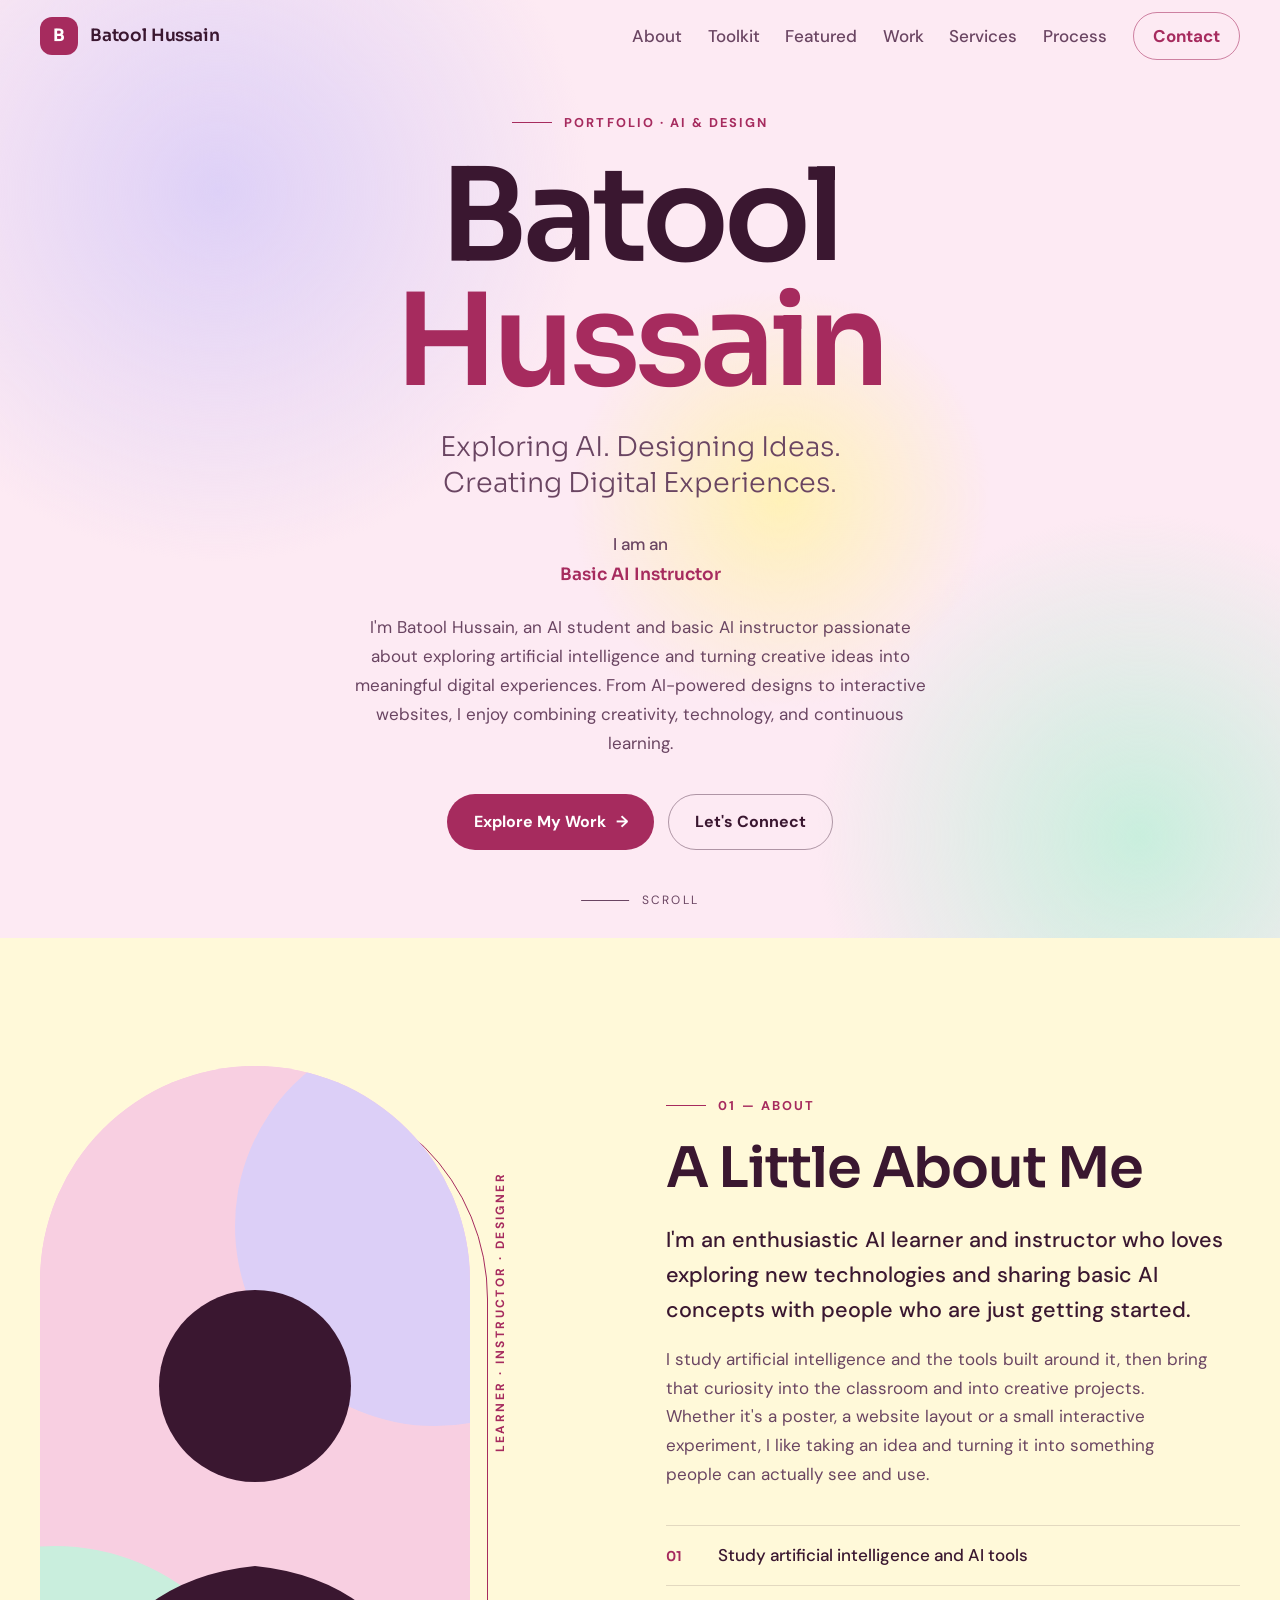
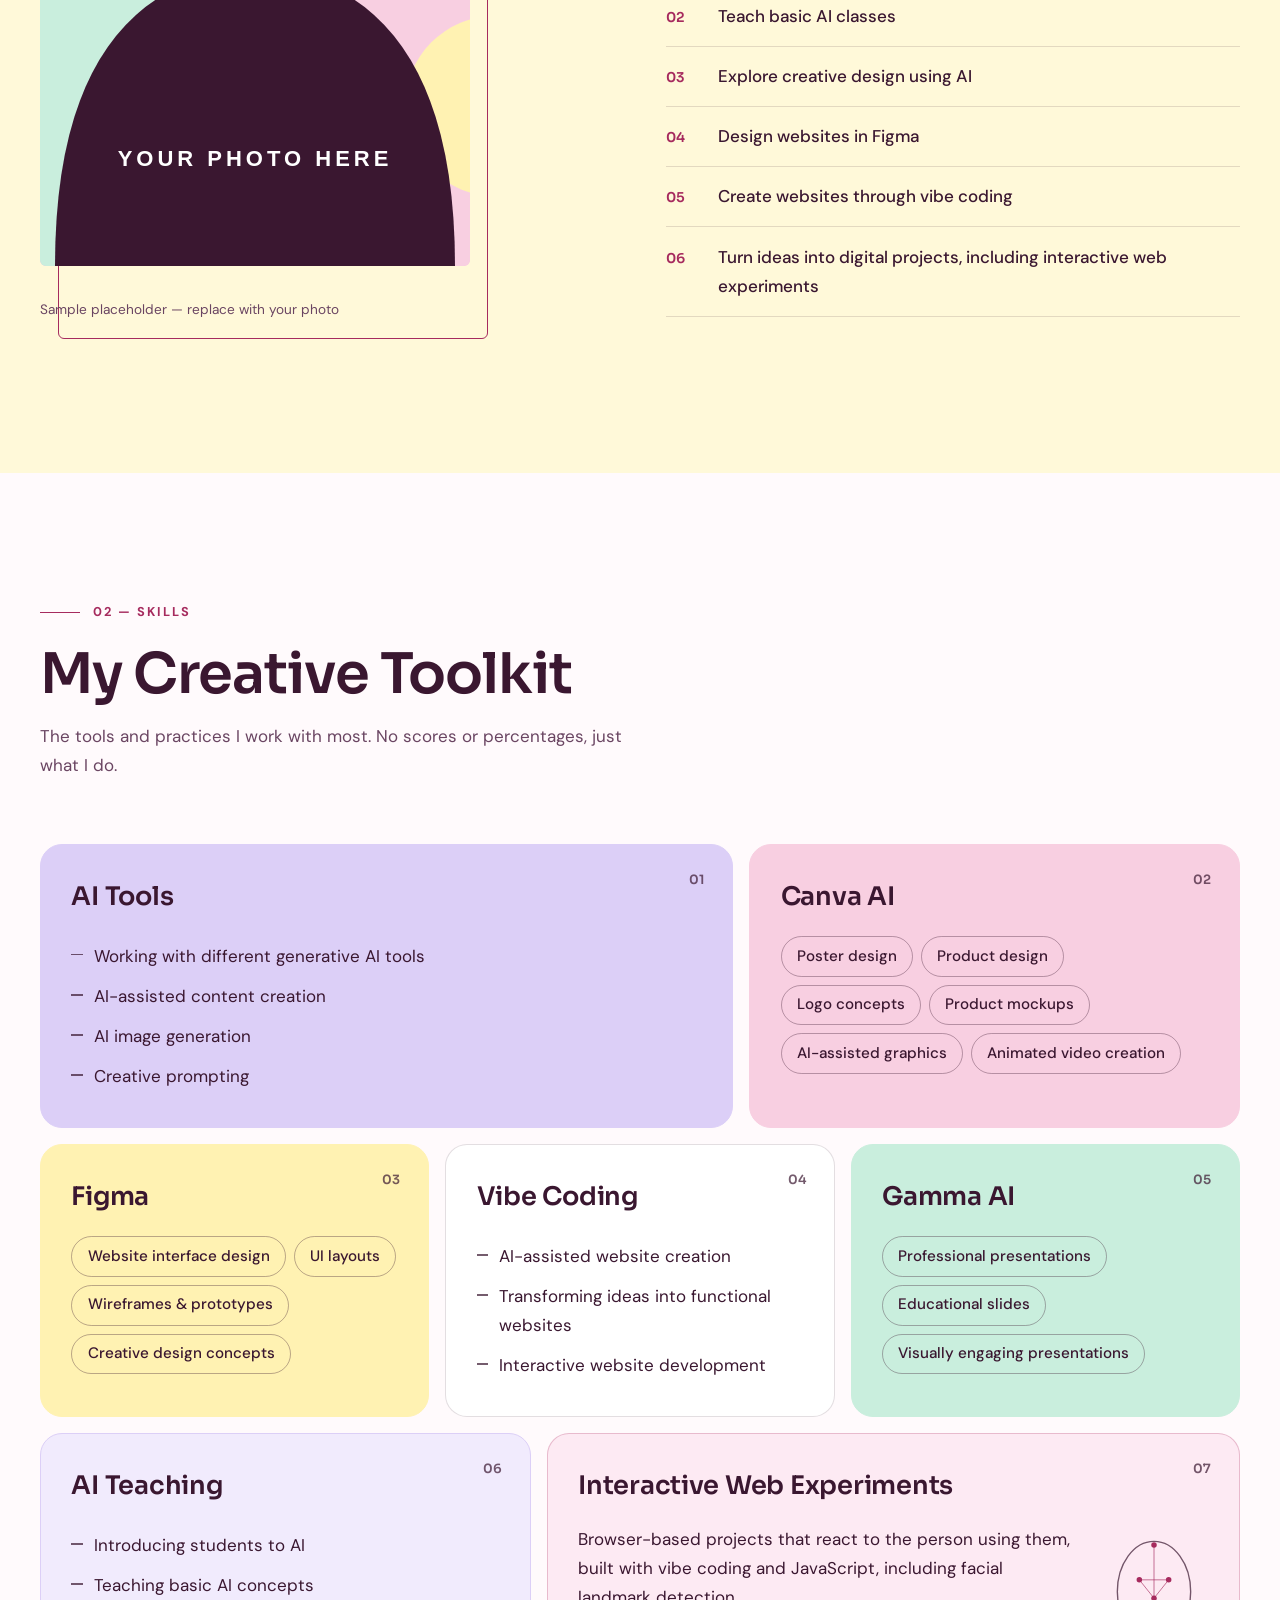
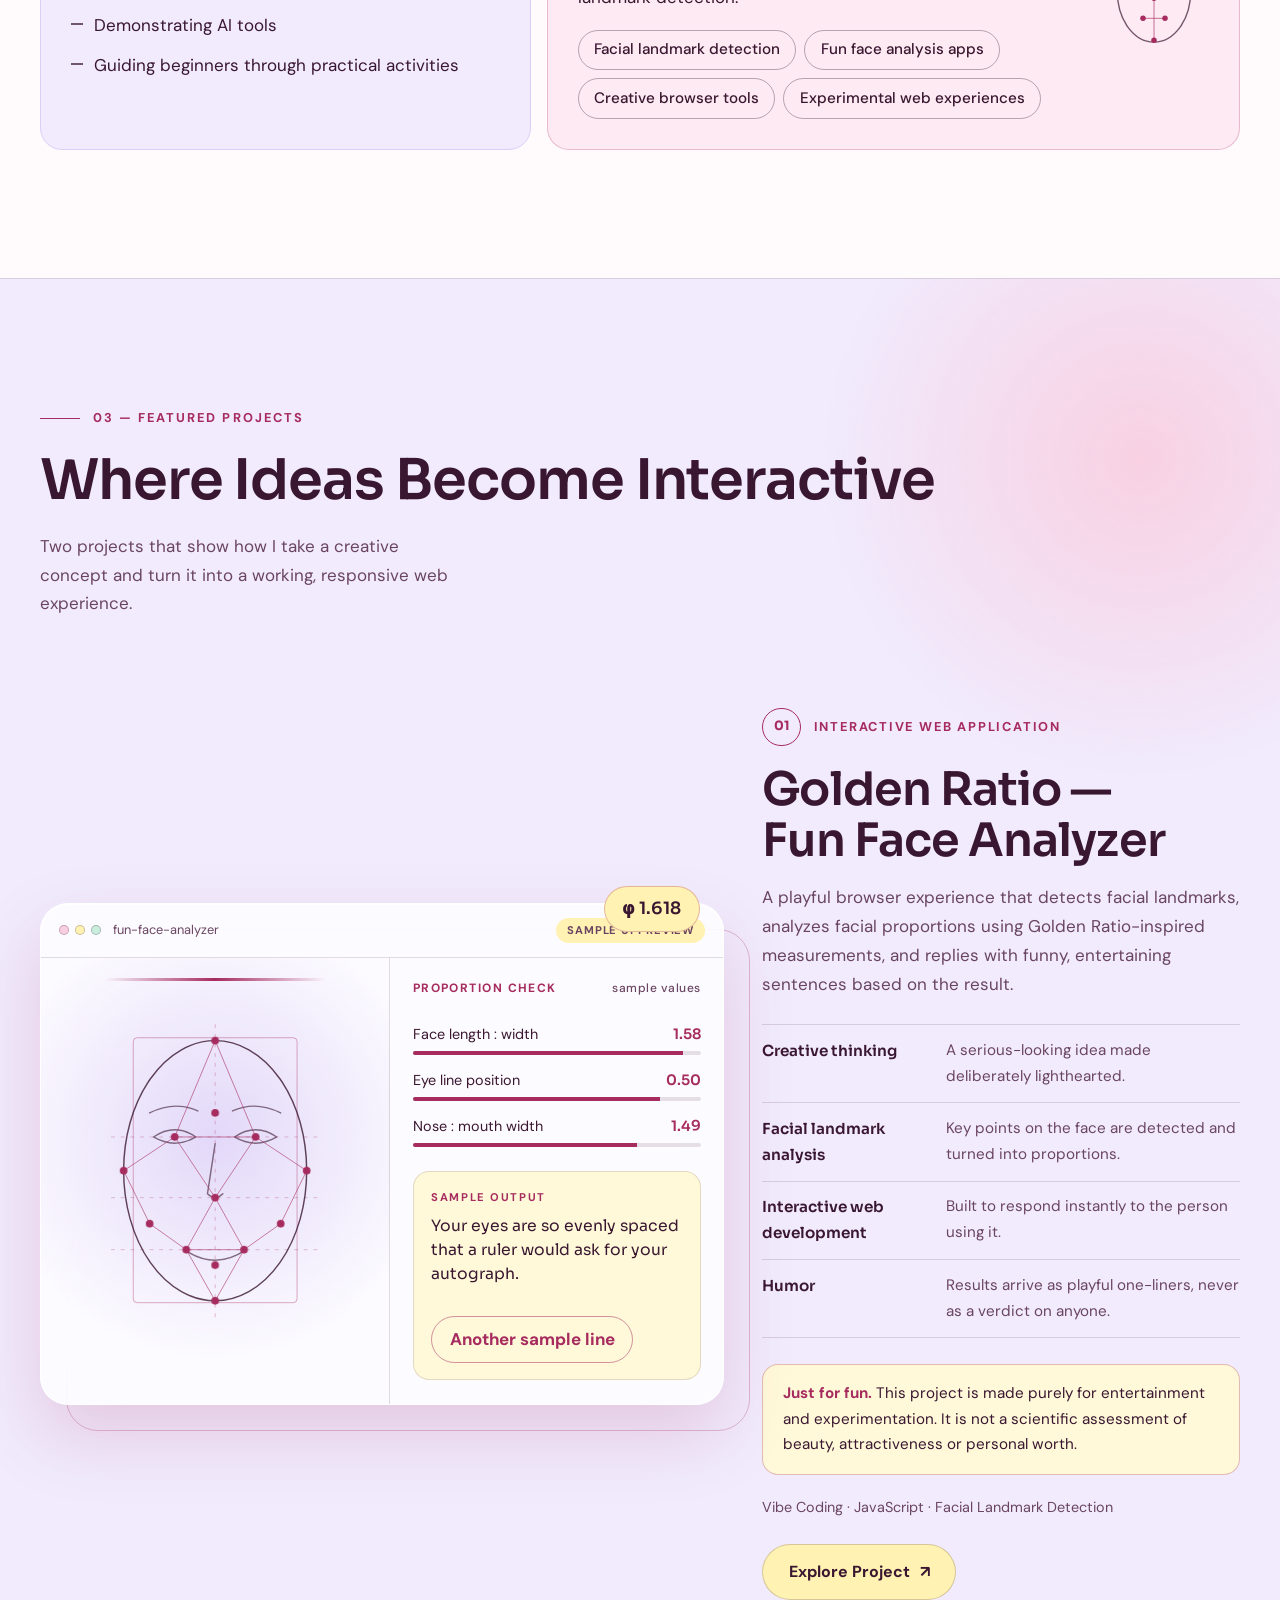
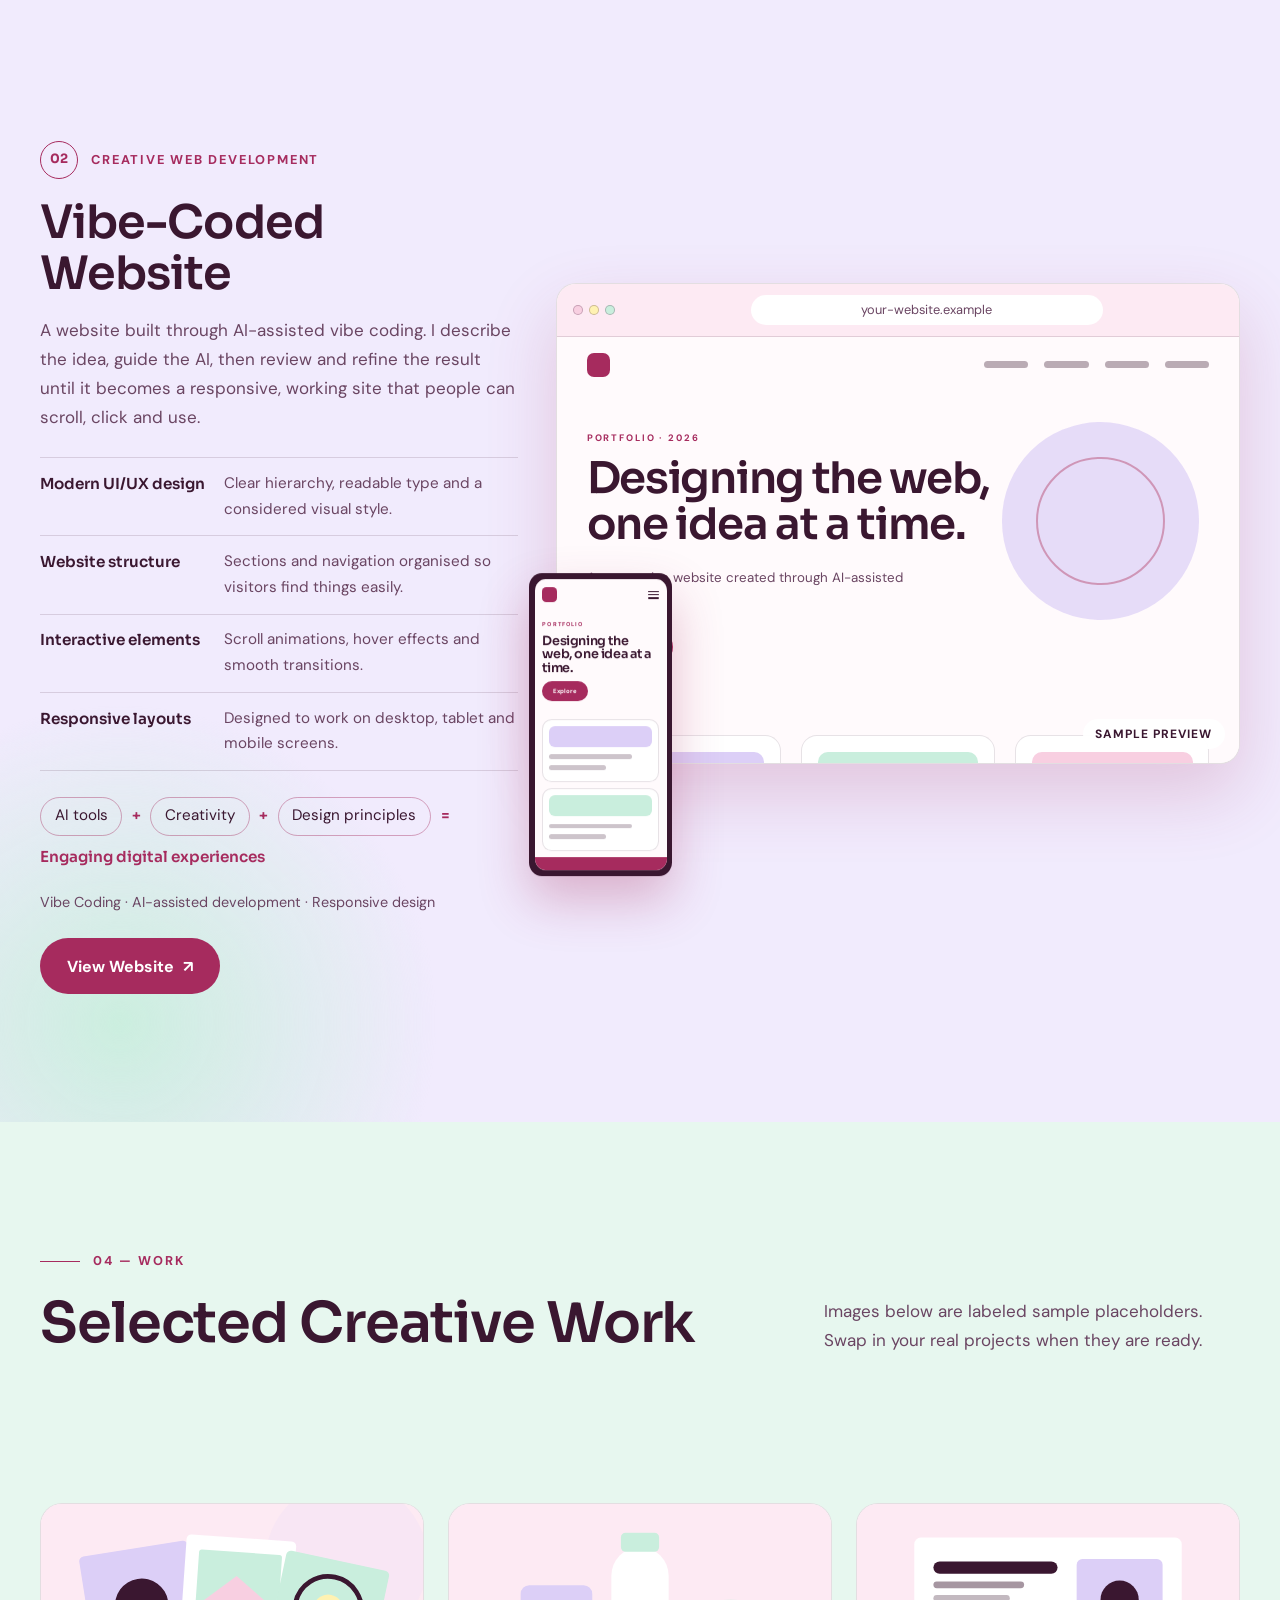
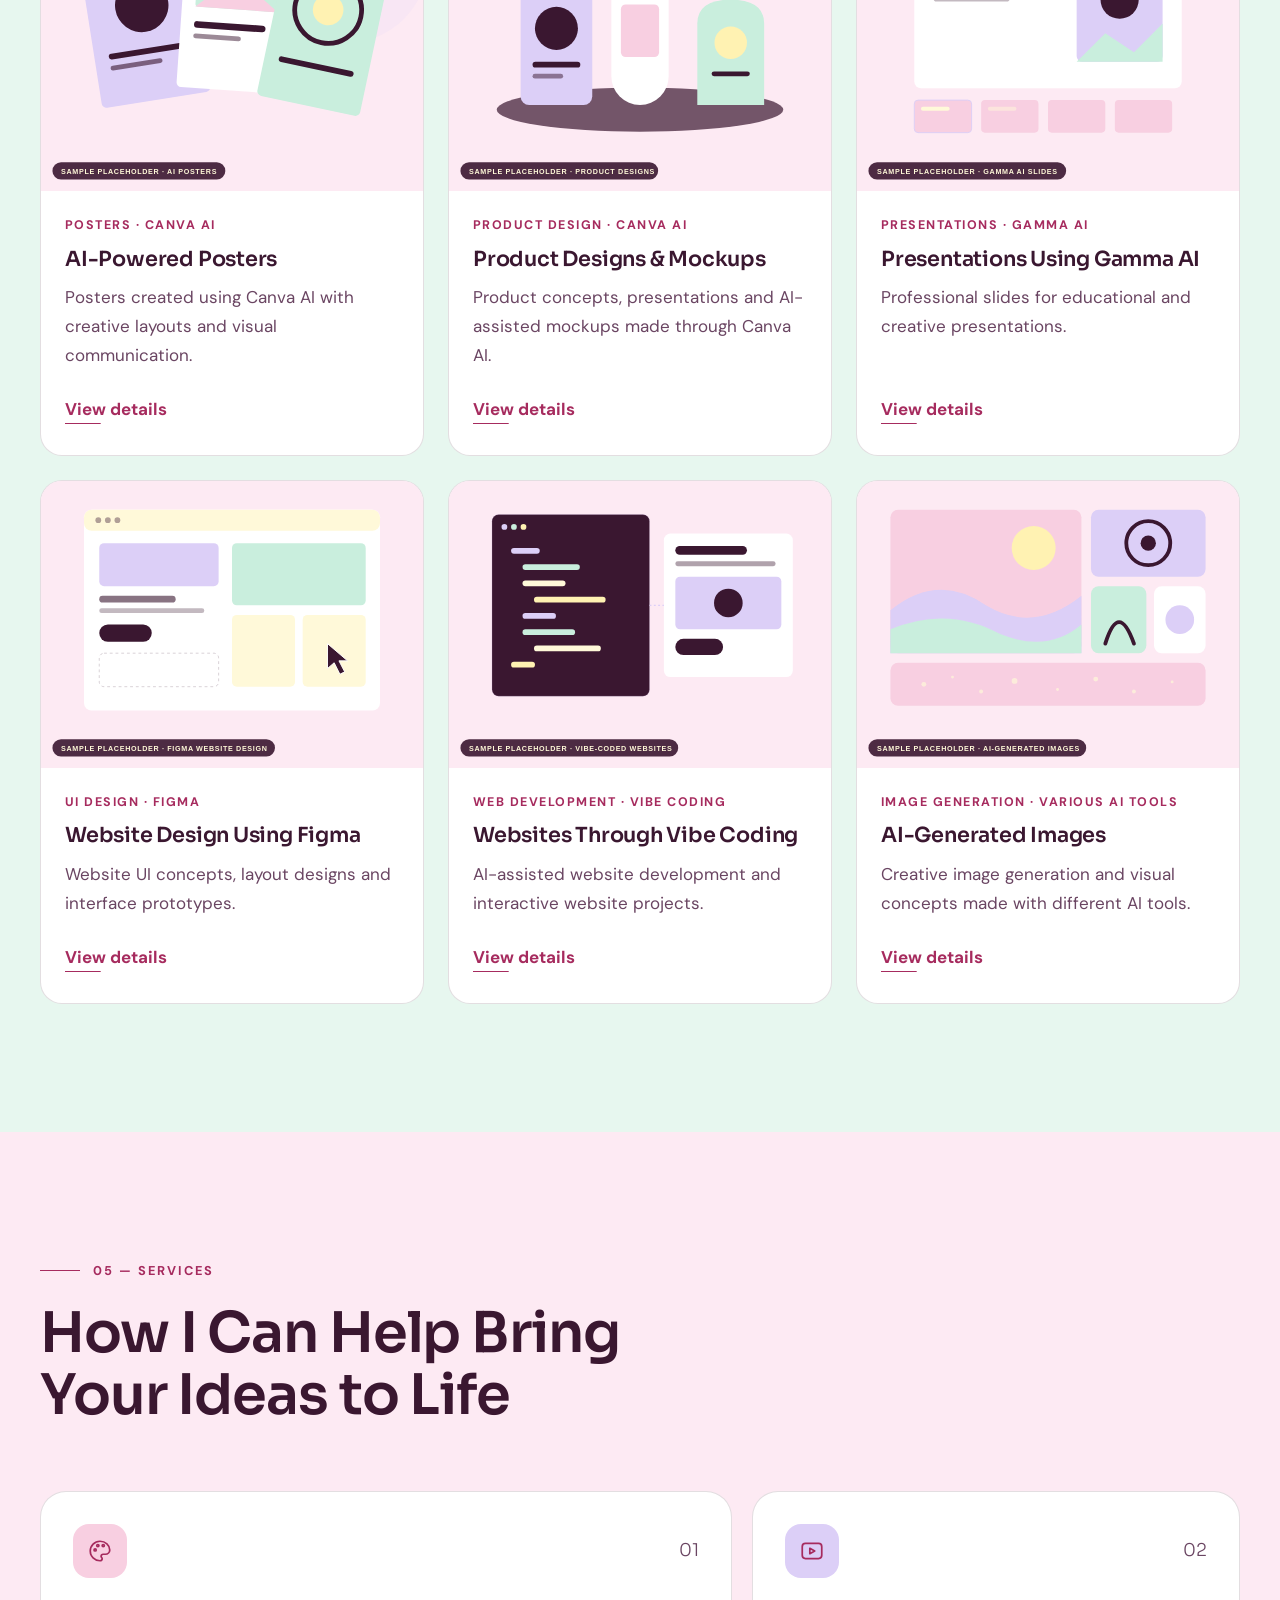
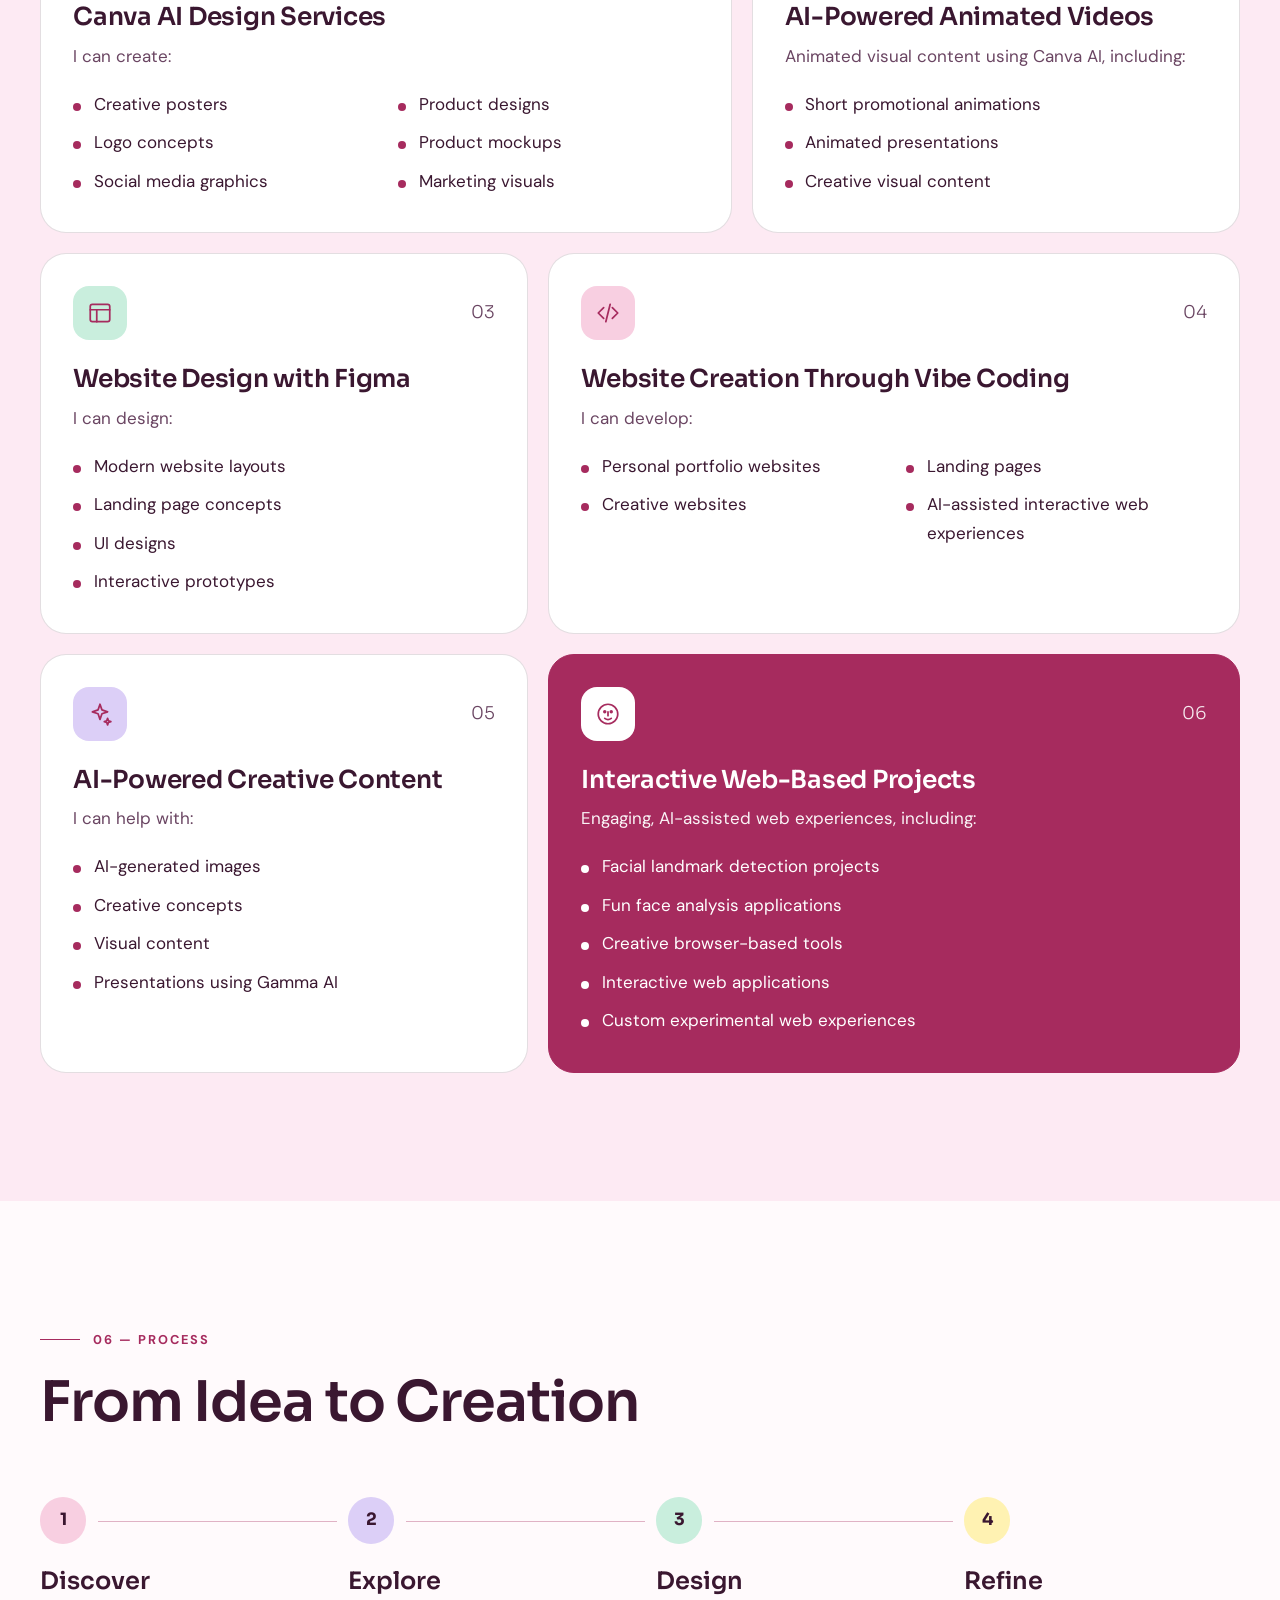
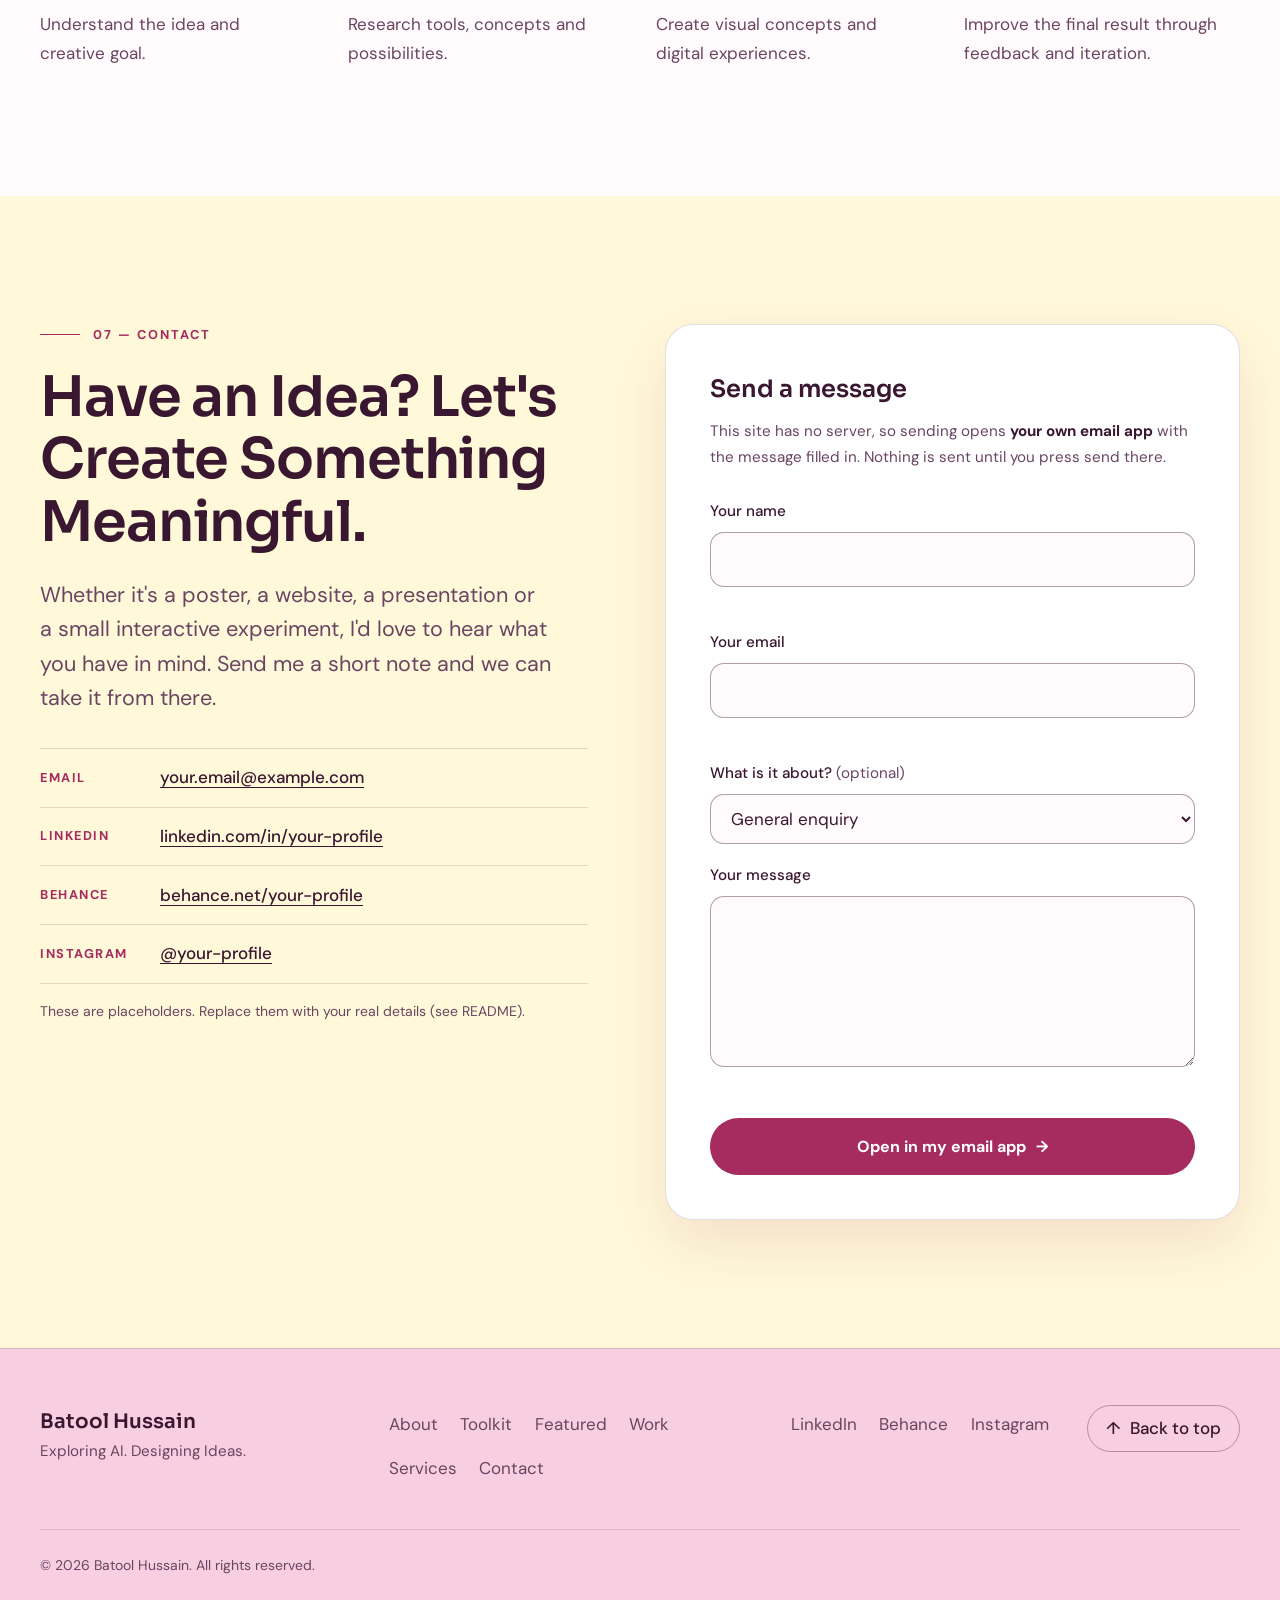
<file: index3.html>
<!DOCTYPE html>
<html lang="en">
<head>
  <meta charset="UTF-8">
  <meta name="viewport" content="width=device-width, initial-scale=1">
  <title>Batool Hussain AI Student, Instructor &amp; Creative Designer</title>
  <meta name="description" content="Portfolio of Batool Hussain: AI student, basic AI instructor and AI-powered creative designer. Posters, product mockups, Figma website designs, vibe-coded websites and interactive web projects.">
  <meta name="author" content="Batool Hussain">
  <meta name="theme-color" content="#FFFAFC">
  <meta property="og:type" content="website">
  <meta property="og:title" content="Batool Hussain — Exploring AI. Designing Ideas.">
  <meta property="og:description" content="AI student, basic AI instructor and creative designer turning ideas into digital experiences.">
  <link rel="icon" href="data:image/svg+xml,%3Csvg xmlns='http://www.w3.org/2000/svg' viewBox='0 0 64 64'%3E%3Crect width='64' height='64' rx='16' fill='%23A62B5E'/%3E%3Ctext x='32' y='43' font-family='Georgia,serif' font-size='34' text-anchor='middle' fill='%23FFFAFC'%3EB%3C/text%3E%3C/svg%3E">
  <link rel="preconnect" href="https://fonts.googleapis.com">
  <link rel="preconnect" href="https://fonts.gstatic.com" crossorigin>
  <link href="https://fonts.googleapis.com/css2?family=DM+Sans:ital,opsz,wght@0,9..40,400;0,9..40,500;0,9..40,700;1,9..40,400&family=Sora:wght@300;400;600;700&display=swap" rel="stylesheet">
  <script>document.documentElement.classList.add('js');</script>
  <style>
/* ==========================================================================
   Batool Hussain — Portfolio
   Structure:
   1. Tokens & base      2. Layout helpers     3. Header / nav
   4. Hero               5. About              6. Skills (bento)
   7. Work               8. Services           9. Process
   10. Contact           11. Footer            12. Modal
   13. Motion & responsive
   ========================================================================== */

/* 1. TOKENS & BASE ------------------------------------------------------ */
:root {
  /* Soft pastel palette: pink, dark pink, lavender, lemon yellow, mint green */
  --pink: #f8cfe1;
  --pink-soft: #fdeaf3;
  --rose: #a62b5e;          /* dark pink: accents, buttons, links */
  --rose-hover: #8c2250;
  --lav: #dccff7;
  --lav-soft: #f1ebfd;
  --lemon: #fff2b2;
  --lemon-soft: #fff9d9;
  --mint: #c9eedd;
  --mint-soft: #e7f7ef;
  /* Neutrals chosen for readability (deep plum text) */
  --ink: #3a1730;           /* headings and body text */
  --ink-soft: #6a4562;      /* secondary text, 5:1 or better on every pastel */
  --paper: #fffafc;         /* page background */
  --white: #ffffff;
  --line: rgba(58, 23, 48, 0.14);

  --font-head: "Sora", "Segoe UI", system-ui, sans-serif;
  --font-body: "DM Sans", "Segoe UI", system-ui, sans-serif;

  --gutter: clamp(1.25rem, 4vw, 2.5rem);
  --space-section: clamp(5rem, 10vw, 9rem);
  --radius: 22px;
  --nav-h: 72px;
  --ease: cubic-bezier(0.2, 0.7, 0.2, 1);
}

*, *::before, *::after { box-sizing: border-box; }

html { scroll-behavior: smooth; -webkit-text-size-adjust: 100%; }

body {
  margin: 0;
  background: var(--paper);
  color: var(--ink);
  font-family: var(--font-body);
  font-size: 1.0625rem;
  line-height: 1.7;
  overflow-x: hidden;
  -webkit-font-smoothing: antialiased;
}

img, svg { max-width: 100%; display: block; }
h1, h2, h3, p, ul, ol, figure { margin: 0; }
ul, ol { padding: 0; list-style: none; }
a { color: inherit; }
button, input, select, textarea { font: inherit; color: inherit; }

:focus-visible { outline: 2px solid var(--rose); outline-offset: 3px; border-radius: 6px; }

.sr-only {
  position: absolute; width: 1px; height: 1px; margin: -1px; padding: 0;
  overflow: hidden; clip: rect(0 0 0 0); white-space: nowrap; border: 0;
}

.skip-link {
  position: fixed; top: -80px; left: 1rem; z-index: 200;
  background: var(--rose); color: #fff; font-weight: 700;
  padding: 0.7rem 1.1rem; border-radius: 10px; text-decoration: none;
  transition: top 0.2s;
}
.skip-link:focus { top: 1rem; }

/* 2. LAYOUT HELPERS ----------------------------------------------------- */
.container { width: min(1200px, 100% - 2 * var(--gutter)); margin-inline: auto; }

.section { position: relative; padding: var(--space-section) 0; scroll-margin-top: var(--nav-h); }
.section--light { background: var(--lemon-soft); color: var(--ink); }
.section--deep { background: var(--mint-soft); }
.skills, .process { background: var(--paper); }
.services { background: var(--pink-soft); }

.section-head { margin-bottom: clamp(2.5rem, 5vw, 4rem); max-width: 46rem; }
.section-head--split { max-width: none; display: flex; flex-wrap: wrap; align-items: flex-end; justify-content: space-between; gap: 1.25rem 3rem; }
.section-head--split .section-sub { max-width: 26rem; }

.section-title {
  font-family: var(--font-head); font-weight: 600;
  font-size: clamp(2rem, 4.6vw, 3.5rem); line-height: 1.12; letter-spacing: -0.02em;
  text-wrap: balance;
}
.section-sub { margin-top: 1rem; color: var(--ink-soft); max-width: 38rem; }
.section-head--split .section-sub { margin-top: 0; }

.eyebrow {
  display: flex; align-items: center; gap: 0.8rem; margin-bottom: 1.25rem;
  font-size: 0.8rem; font-weight: 700; letter-spacing: 0.16em; text-transform: uppercase;
  color: var(--rose);
}
.eyebrow-line { width: 2.5rem; height: 1px; background: currentColor; }
.eyebrow--dark { color: var(--rose); }

.lead { font-size: clamp(1.15rem, 2vw, 1.35rem); line-height: 1.6; font-weight: 500; }

/* Buttons */
.btn {
  display: inline-flex; align-items: center; justify-content: center; gap: 0.6rem;
  min-height: 48px; padding: 0.85rem 1.6rem; border-radius: 999px;
  font-weight: 700; font-size: 1rem; text-decoration: none; cursor: pointer;
  border: 1px solid transparent;
  transition: background-color 0.3s var(--ease), color 0.3s var(--ease), border-color 0.3s var(--ease), transform 0.3s var(--ease);
}
.btn span[aria-hidden] { transition: transform 0.3s var(--ease); }
.btn:hover span[aria-hidden] { transform: translateX(4px); }
.btn-primary { background: var(--rose); color: #fff; }
.btn-primary:hover { background: var(--rose-hover); }
.btn-ghost { border-color: rgba(58, 23, 48, 0.4); color: var(--ink); background: transparent; }
.btn-ghost:hover { background: var(--ink); color: #fff; border-color: var(--ink); }
.btn-gold { background: var(--lemon); color: var(--ink); border-color: rgba(58, 23, 48, 0.2); }
.btn-gold:hover { background: var(--pink); }
.btn-gold:hover span[aria-hidden] { transform: translate(3px, -3px); }
.btn-block { width: 100%; }

.btn-link {
  position: relative; background: none; border: 0; padding: 0.4rem 0; min-height: 44px;
  font-weight: 700; color: var(--rose); cursor: pointer;
}
.btn-link::after {
  content: ""; position: absolute; left: 0; right: 0; bottom: 0.45rem; height: 1px;
  background: currentColor; transform: scaleX(0.35); transform-origin: left;
  transition: transform 0.35s var(--ease);
}
.btn-link:hover::after, .btn-link:focus-visible::after { transform: scaleX(1); }

/* Ambient cursor light (desktop only, enabled by JS) */
.cursor-light {
  position: fixed; top: 0; left: 0; z-index: 1; width: 520px; height: 520px; margin: -260px 0 0 -260px;
  border-radius: 50%; pointer-events: none; opacity: 0; mix-blend-mode: multiply;
  background: radial-gradient(circle, rgba(244, 190, 215, 0.5), transparent 65%);
  transform: translate3d(var(--mx, -999px), var(--my, -999px), 0);
  transition: opacity 0.6s;
}
.cursor-light.is-on { opacity: 1; }

/* Reveal on scroll (only hidden when JS is running) */
.js .reveal { opacity: 0; transform: translateY(26px); }
.reveal { transition: opacity 0.9s var(--ease) var(--d, 0ms), transform 0.9s var(--ease) var(--d, 0ms); }
.js .reveal.in { opacity: 1; transform: none; }

/* 3. HEADER / NAV ------------------------------------------------------- */
.site-header {
  position: fixed; inset: 0 0 auto 0; z-index: 100;
  transition: background-color 0.4s, box-shadow 0.4s, backdrop-filter 0.4s;
}
.site-header.is-scrolled, .site-header.menu-open {
  background: rgba(255, 250, 252, 0.92);
  -webkit-backdrop-filter: blur(14px); backdrop-filter: blur(14px);
  box-shadow: 0 1px 0 var(--line);
}
.nav {
  position: relative; width: min(1200px, 100% - 2 * var(--gutter)); margin-inline: auto;
  height: var(--nav-h); display: flex; align-items: center; justify-content: space-between;
}
.brand { display: inline-flex; align-items: center; gap: 0.75rem; text-decoration: none; }
.brand-mark {
  width: 38px; height: 38px; border-radius: 12px; display: grid; place-items: center;
  background: var(--rose); color: #fff; font-family: var(--font-head); font-weight: 700;
}
.brand-name { font-family: var(--font-head); font-weight: 600; letter-spacing: -0.01em; }

.nav-toggle {
  width: 48px; height: 48px; display: grid; place-items: center; cursor: pointer;
  background: transparent; border: 1px solid var(--line); border-radius: 14px;
}
.nav-toggle-bars, .nav-toggle-bars::before, .nav-toggle-bars::after {
  display: block; width: 20px; height: 2px; background: var(--ink); border-radius: 2px;
  transition: transform 0.35s var(--ease), background-color 0.2s;
}
.nav-toggle-bars { position: relative; }
.nav-toggle-bars::before, .nav-toggle-bars::after { content: ""; position: absolute; left: 0; }
.nav-toggle-bars::before { top: -6px; }
.nav-toggle-bars::after { top: 6px; }
.nav-toggle[aria-expanded="true"] .nav-toggle-bars { background: transparent; }
.nav-toggle[aria-expanded="true"] .nav-toggle-bars::before { transform: translateY(6px) rotate(45deg); }
.nav-toggle[aria-expanded="true"] .nav-toggle-bars::after { transform: translateY(-6px) rotate(-45deg); }

.nav-menu {
  display: none; position: absolute; top: 100%; left: calc(-1 * var(--gutter)); right: calc(-1 * var(--gutter));
  flex-direction: column; gap: 0.25rem; padding: 1rem var(--gutter) 1.5rem;
  background: var(--paper); border-bottom: 1px solid var(--line);
}
.nav-menu.open { display: flex; animation: menuIn 0.35s var(--ease); }
@keyframes menuIn { from { opacity: 0; transform: translateY(-8px); } to { opacity: 1; transform: none; } }

.nav-link {
  position: relative; display: block; padding: 0.85rem 0.25rem; text-decoration: none;
  font-weight: 500; color: var(--ink-soft);
}
.nav-link::after {
  content: ""; position: absolute; left: 0; right: 0; bottom: 0.45rem; height: 1px;
  background: var(--rose); transform: scaleX(0); transform-origin: left; transition: transform 0.35s var(--ease);
}
.nav-link:hover { color: var(--ink); }
.nav-link:hover::after { transform: scaleX(1); }
.nav-link[aria-current="true"] { color: var(--ink); }
.nav-link--cta { color: var(--rose); font-weight: 700; }
.nav-link--cta::after { display: none; }
.nav-indicator { display: none; }

/* 4. HERO --------------------------------------------------------------- */
.hero {
  position: relative; overflow: hidden; min-height: 100vh; min-height: 100svh;
  display: flex; align-items: center; padding: calc(var(--nav-h) + 2.5rem) 0 5.5rem;
  background: var(--pink-soft);
}
.mesh { position: absolute; inset: 0; z-index: 0; pointer-events: none; }
.blob { position: absolute; border-radius: 50%; will-change: transform; }
.blob-a { width: 62vw; height: 62vw; max-width: 880px; max-height: 880px; top: -22%; left: -14%;
  background: radial-gradient(circle, rgba(220, 207, 247, 0.95), transparent 66%); animation: drift-a 26s ease-in-out infinite alternate; }
.blob-b { width: 54vw; height: 54vw; max-width: 780px; max-height: 780px; right: -16%; bottom: -26%;
  background: radial-gradient(circle, rgba(201, 238, 221, 1), transparent 66%); animation: drift-b 32s ease-in-out infinite alternate; }
.blob-c { width: 34vw; height: 34vw; max-width: 480px; max-height: 480px; top: 30%; left: 44%;
  background: radial-gradient(circle, rgba(255, 242, 178, 0.9), transparent 68%); animation: drift-c 22s ease-in-out infinite alternate; }
@keyframes drift-a { to { transform: translate3d(8%, 10%, 0) scale(1.08); } }
@keyframes drift-b { to { transform: translate3d(-10%, -8%, 0) scale(1.1); } }
@keyframes drift-c { to { transform: translate3d(-14%, 12%, 0) scale(0.92); } }

@keyframes float { from { transform: translate3d(0, 0, 0) rotate(0deg); } to { transform: translate3d(14px, -26px, 0) rotate(8deg); } }

.hero-inner {
  position: relative; z-index: 2; width: min(1200px, 100% - 2 * var(--gutter)); margin-inline: auto;
  text-align: center;
}
.hero-name {
  font-family: var(--font-head); font-weight: 600; letter-spacing: -0.04em; line-height: 0.98;
  font-size: clamp(3.4rem, 10vw, 8rem); color: var(--rose); margin-bottom: 1.5rem;
}
.hero-name::first-line { color: var(--ink); }
.hero-headline {
  font-family: var(--font-head); font-weight: 300; font-size: clamp(1.2rem, 2.3vw, 1.7rem);
  line-height: 1.35; color: var(--ink-soft); max-width: 30rem; margin-bottom: 1.75rem; text-wrap: balance;
}
.hero-role { display: flex; flex-wrap: wrap; align-items: baseline; gap: 0.5rem 0.75rem; margin-bottom: 1.5rem; font-weight: 500; }
.hero-role-label { color: var(--ink-soft); }
.role-rotator { display: inline-grid; color: var(--rose); font-family: var(--font-head); font-weight: 600; }
.role {
  grid-area: 1 / 1; opacity: 0; transform: translateY(0.6em);
  transition: opacity 0.6s var(--ease), transform 0.6s var(--ease);
}
.role.is-active { opacity: 1; transform: none; }
.hero-intro { max-width: 36rem; color: var(--ink-soft); margin-bottom: 2.25rem; }
.hero-cta { display: flex; flex-wrap: wrap; gap: 0.9rem; }
.hero-copy { max-width: 56rem; margin-inline: auto; }
.hero .eyebrow, .hero-role, .hero-cta { justify-content: center; }
.hero-headline, .hero-intro { margin-inline: auto; }
.hero-role { flex-direction: column; align-items: center; gap: 0.1rem; }
.role-rotator { justify-items: center; }

.scroll-cue {
  position: absolute; z-index: 2; left: 50%; transform: translateX(-50%); bottom: 1.75rem; display: inline-flex; align-items: center; gap: 0.8rem;
  font-size: 0.75rem; letter-spacing: 0.18em; text-transform: uppercase; color: var(--ink-soft); text-decoration: none;
}
.scroll-cue-line { width: 3rem; height: 1px; background: currentColor; transform-origin: left; animation: cue 2.8s var(--ease) infinite; }
@keyframes cue { 0% { transform: scaleX(0); } 60% { transform: scaleX(1); } 100% { transform: scaleX(1); opacity: 0; } }

/* 5. ABOUT -------------------------------------------------------------- */
.about-grid { display: grid; grid-template-columns: repeat(12, 1fr); gap: clamp(2rem, 4vw, 4rem); align-items: center; }
.about-visual { grid-column: 1 / span 5; position: relative; padding: 0 2.5rem 1.5rem 0; }
.portrait { position: relative; }
.portrait::before {
  content: ""; position: absolute; inset: 0; border: 1.5px solid var(--rose); border-radius: 999px 999px 28px 28px;
  transform: translate(18px, 18px);
}
.portrait img {
  position: relative; width: 100%; aspect-ratio: 4 / 5; object-fit: cover;
  border-radius: 999px 999px 28px 28px; background: var(--pink);
}
.portrait figcaption { position: relative; margin-top: 2rem; font-size: 0.85rem; color: var(--ink-soft); }
.vertical-tag {
  position: absolute; top: 12%; right: 0; writing-mode: vertical-rl; transform: rotate(180deg);
  font-size: 0.75rem; font-weight: 700; letter-spacing: 0.2em; text-transform: uppercase; color: var(--rose);
}
.about-copy { grid-column: 7 / span 6; }
.about-copy .section-title { margin-bottom: 1.5rem; }
.about-copy .lead { margin-bottom: 1.1rem; }
.about-copy > p:not(.lead):not(.eyebrow) { color: var(--ink-soft); max-width: 34rem; }
.about-index { margin-top: 2.25rem; border-top: 1px solid var(--line); }
.about-index li {
  display: grid; grid-template-columns: 3.25rem 1fr; align-items: baseline;
  padding: 0.95rem 0; border-bottom: 1px solid var(--line); font-weight: 500;
}
.idx { font-family: var(--font-head); font-size: 0.85rem; font-weight: 600; color: var(--rose); }

/* 6. SKILLS (BENTO) ----------------------------------------------------- */
.bento { display: grid; grid-template-columns: repeat(12, 1fr); gap: 1rem; }
.tile {
  position: relative; padding: 1.9rem; border-radius: var(--radius);
  background: var(--white); border: 1px solid var(--line);
  transition: transform 0.4s var(--ease), border-color 0.4s, box-shadow 0.4s;
}
.tile:hover { transform: translateY(-4px); box-shadow: 0 18px 40px rgba(166, 43, 94, 0.16); }
.tile h3 { font-family: var(--font-head); font-weight: 600; font-size: clamp(1.25rem, 2vw, 1.6rem); letter-spacing: -0.01em; margin-bottom: 1.1rem; padding-right: 2.5rem; }
.tile-no { position: absolute; top: 1.6rem; right: 1.75rem; font-family: var(--font-head); font-size: 0.8rem; font-weight: 600; opacity: 0.7; }
.tile-text { margin-bottom: 1.1rem; max-width: 34rem; }

.tile-list li { position: relative; padding: 0.35rem 0 0.35rem 1.4rem; }
.tile-list li::before { content: ""; position: absolute; left: 0; top: 1.05em; width: 0.7rem; height: 1.5px; background: currentColor; opacity: 0.7; }

.chips { display: flex; flex-wrap: wrap; gap: 0.5rem; }
.chips li { padding: 0.4rem 0.95rem; border-radius: 999px; font-size: 0.95rem; font-weight: 500; border: 1px solid color-mix(in srgb, currentColor 35%, transparent); }

.tile--ai { grid-column: span 7; background: var(--lav); color: var(--ink); border-color: var(--lav); }
.tile--canva { grid-column: span 5; background: var(--pink); border-color: var(--pink); }
.tile--figma { grid-column: span 4; background: var(--lemon); color: var(--ink); border-color: var(--lemon); }
.tile--vibe { grid-column: span 4; }
.tile--gamma { grid-column: span 4; background: var(--mint); color: var(--ink); border-color: var(--mint); }
.tile--teach { grid-column: span 5; background: var(--lav-soft); border-color: var(--lav); }
.tile--lab { grid-column: span 7; background: var(--pink-soft); border-color: rgba(166, 43, 94, 0.25); }

.tile-lab-grid { display: grid; grid-template-columns: 1fr auto; gap: 1.5rem; align-items: center; }
.mini-face { width: 110px; }
.mf-outline { fill: none; stroke: var(--ink); stroke-opacity: 0.7; stroke-width: 1.5; }
.mf-lines line { stroke: var(--rose); stroke-opacity: 0.7; stroke-width: 1; }
.mf-dots circle { fill: var(--rose); transform-box: fill-box; transform-origin: center; transition: transform 0.4s var(--ease); }
.tile--lab:hover .mf-dots circle { transform: scale(1.7); }

/* 7. WORK --------------------------------------------------------------- */
.filters { display: flex; flex-wrap: wrap; gap: 0.6rem; margin-bottom: 2.25rem; }
.filter {
  min-height: 44px; padding: 0.55rem 1.15rem; border-radius: 999px; cursor: pointer;
  background: var(--white); border: 1px solid rgba(58, 23, 48, 0.25); color: var(--ink); font-weight: 500;
  transition: background-color 0.3s, color 0.3s, border-color 0.3s;
}
.filter:hover { border-color: var(--rose); color: var(--ink); }
.filter.is-active { background: var(--rose); border-color: var(--rose); color: #fff; font-weight: 700; }

.projects { display: grid; grid-template-columns: repeat(3, minmax(0, 1fr)); gap: 1.5rem; }
.project {
  display: flex; flex-direction: column; overflow: hidden; border-radius: var(--radius);
  background: var(--white); border: 1px solid var(--line);
  transition: transform 0.45s var(--ease), border-color 0.45s, box-shadow 0.45s;
}
.project:hover { transform: translateY(-6px); border-color: rgba(166, 43, 94, 0.4); box-shadow: 0 22px 44px rgba(166, 43, 94, 0.16); }
.project.is-hidden { display: none; }
.project.is-entering { animation: enter 0.6s var(--ease) var(--d, 0ms) both; }
@keyframes enter { from { opacity: 0; transform: translateY(20px); } to { opacity: 1; transform: none; } }

.project-media { position: relative; overflow: hidden; aspect-ratio: 4 / 3; background: var(--pink-soft); }
.project-media img { width: 100%; height: 100%; object-fit: cover; transition: transform 0.9s var(--ease); }
.project:hover .project-media img { transform: scale(1.06); }

.project-body { display: flex; flex-direction: column; align-items: flex-start; flex: 1; padding: 1.5rem; }
.project-label { font-size: 0.78rem; font-weight: 700; letter-spacing: 0.12em; text-transform: uppercase; color: var(--rose); margin-bottom: 0.6rem; }
.project-title { font-family: var(--font-head); font-weight: 600; font-size: 1.3rem; line-height: 1.25; letter-spacing: -0.01em; margin-bottom: 0.7rem; }
.project-desc { color: var(--ink-soft); margin-bottom: 1.1rem; }
.project-body .btn-link { margin-top: auto; }
.project-tech { font-size: 0.9rem; color: var(--ink-soft); margin-bottom: 1.4rem; }
.project-actions { display: flex; flex-wrap: wrap; align-items: center; gap: 0.5rem 1.5rem; margin-top: auto; }

.badge-sample {
  position: absolute; left: 1rem; padding: 0.3rem 0.8rem; border-radius: 999px;
  font-size: 0.75rem; font-weight: 700; letter-spacing: 0.08em; text-transform: uppercase;
}
.badge-sample { bottom: 1rem; background: rgba(255, 255, 255, 0.94); color: var(--ink); }

.empty-note { margin-top: 2rem; color: var(--ink-soft); }

/* 7b. FEATURED PROJECTS ------------------------------------------------- */
.featured { background: var(--lav-soft); overflow: hidden; border-top: 1px solid var(--line); }
.featured::before, .featured::after {
  content: ""; position: absolute; width: 680px; height: 680px; border-radius: 50%; pointer-events: none; will-change: transform;
}
.featured::before { top: -160px; right: -200px; background: radial-gradient(circle, rgba(248, 207, 225, 0.95), transparent 66%); animation: drift-a 28s ease-in-out infinite alternate; }
.featured::after { bottom: -240px; left: -220px; background: radial-gradient(circle, rgba(201, 238, 221, 0.95), transparent 66%); animation: drift-b 34s ease-in-out infinite alternate; }
.featured > .container { position: relative; z-index: 1; }

.feature {
  display: grid; grid-template-columns: repeat(12, minmax(0, 1fr)); gap: 2.5rem clamp(1.5rem, 3vw, 3rem);
  align-items: center; margin-top: clamp(3.5rem, 7vw, 6rem);
}
.feature + .feature { margin-top: clamp(5.5rem, 11vw, 9.5rem); }
.feature-visual { position: relative; isolation: isolate; }
.feature--golden .feature-visual { grid-column: 1 / span 7; grid-row: 1; }
.feature--golden .feature-copy { grid-column: 8 / span 5; grid-row: 1; }
.feature--vibe .feature-copy { grid-column: 1 / span 5; grid-row: 1; }
.feature--vibe .feature-visual { grid-column: 6 / span 7; grid-row: 1; }

.feature-kicker {
  display: flex; align-items: center; gap: 0.8rem; margin-bottom: 1.1rem;
  font-size: 0.8rem; font-weight: 700; letter-spacing: 0.14em; text-transform: uppercase; color: var(--rose);
}
.feature-kicker span {
  display: grid; place-items: center; width: 2.4rem; height: 2.4rem; border-radius: 50%;
  border: 1px solid currentColor; font-family: var(--font-head); letter-spacing: 0;
}
.feature--vibe .feature-kicker { color: var(--rose); }
.feature-title {
  font-family: var(--font-head); font-weight: 600; font-size: clamp(1.9rem, 3.6vw, 3rem);
  line-height: 1.1; letter-spacing: -0.02em; margin-bottom: 1.1rem; text-wrap: balance;
}
.feature-text { color: var(--ink-soft); margin-bottom: 1.6rem; }
.feature-points { margin-bottom: 1.6rem; border-top: 1px solid var(--line); }
.feature-points li { display: grid; grid-template-columns: 10.5rem 1fr; gap: 0.25rem 1rem; padding: 0.8rem 0; border-bottom: 1px solid var(--line); }
.feature-points b { font-family: var(--font-head); font-size: 0.95rem; font-weight: 600; }
.feature-points span { color: var(--ink-soft); font-size: 0.95rem; }
.fun-note {
  margin-bottom: 1.25rem; padding: 1rem 1.2rem; border-radius: 16px; font-size: 0.95rem; color: var(--ink);
  background: var(--lemon-soft); border: 1px solid rgba(166, 43, 94, 0.3);
}
.fun-note strong { color: var(--rose); }
.feature-tech { margin-bottom: 1.5rem; font-size: 0.9rem; color: var(--ink-soft); }

/* Golden Ratio: glass analyzer window */
.feature--golden .feature-visual::before {
  content: ""; position: absolute; inset: 1.6rem -1.6rem -1.6rem 1.6rem; z-index: -1;
  border: 1px solid rgba(166, 43, 94, 0.28); border-radius: 32px;
}
.ratio-chip {
  position: absolute; top: -1.1rem; right: 1.5rem; z-index: 3; padding: 0.5rem 1.1rem; border-radius: 999px;
  font-family: var(--font-head); font-weight: 600; color: var(--ink);
  background: var(--lemon); border: 1px solid rgba(166, 43, 94, 0.3);
  animation: float 8s ease-in-out infinite alternate;
}
.analyzer {
  position: relative; overflow: hidden; border-radius: 28px;
  background: rgba(255, 255, 255, 0.78); border: 1px solid rgba(255, 255, 255, 0.95);
  -webkit-backdrop-filter: blur(18px); backdrop-filter: blur(18px);
  box-shadow: 0 30px 70px rgba(166, 43, 94, 0.18), inset 0 1px 0 rgba(255, 255, 255, 0.9);
  transform: perspective(1100px) rotateX(var(--rx, 0deg)) rotateY(var(--ry, 0deg));
  transition: transform 0.25s ease-out;
}
.analyzer-bar { display: flex; align-items: center; gap: 0.8rem; padding: 0.85rem 1.1rem; border-bottom: 1px solid var(--line); font-size: 0.8rem; color: var(--ink-soft); }
.dots { display: inline-flex; gap: 6px; }
.dots i { width: 10px; height: 10px; border-radius: 50%; border: 1px solid rgba(58, 23, 48, 0.25); }
.dots i:nth-child(1) { background: var(--pink); }
.dots i:nth-child(2) { background: var(--lemon); }
.dots i:nth-child(3) { background: var(--mint); }
.pill-sample { margin-left: auto; padding: 0.2rem 0.7rem; border-radius: 999px; background: var(--lemon); font-size: 0.7rem; font-weight: 700; letter-spacing: 0.08em; text-transform: uppercase; }
.analyzer-body { display: grid; grid-template-columns: minmax(0, 1.05fr) minmax(0, 1fr); }
.analyzer-stage { padding: 1.25rem; border-right: 1px solid var(--line); background: radial-gradient(circle at 50% 40%, rgba(220, 207, 247, 0.8), transparent 70%); }
.face { width: 100%; max-width: 320px; margin-inline: auto; overflow: visible; }

.golden-rect { fill: none; stroke: var(--rose); stroke-opacity: 0.4; stroke-width: 1; }
.lm-guide { stroke: var(--rose); stroke-opacity: 0.3; stroke-dasharray: 4 6; transition: stroke-opacity 0.4s; }
.analyzer:hover .lm-guide { stroke-opacity: 0.8; }
.f-outline { fill: none; stroke: var(--ink); stroke-opacity: 0.8; stroke-width: 1.5; }
.f-feature { fill: none; stroke: var(--ink); stroke-opacity: 0.6; stroke-width: 1.5; stroke-linecap: round; stroke-linejoin: round; }
.lm-line { fill: none; stroke: var(--rose); stroke-opacity: 0.6; stroke-width: 1; stroke-dasharray: 400; stroke-dashoffset: 0; transition: stroke-opacity 0.4s; }
.analyzer:hover .lm-line { stroke-opacity: 1; }
.lm-dot { fill: var(--rose); transform-box: fill-box; transform-origin: center; }
.scan { opacity: 0; }

.js .lm-line { stroke-dashoffset: 400; }
.js .lm-dot { opacity: 0; transform: scale(0); }
.feature.is-visible .lm-line { animation: lineDraw 1.8s var(--ease) calc(var(--i, 0) * 90ms + 300ms) forwards; }
.feature.is-visible .lm-dot {
  animation: dotPop 0.5s var(--ease) calc(var(--i, 0) * 70ms + 200ms) forwards,
             dotPulse 3.6s ease-in-out calc(var(--i, 0) * 70ms + 1.8s) infinite;
}
.feature.is-visible .scan { opacity: 1; animation: scanY 5s ease-in-out 1.2s infinite alternate; }
@keyframes lineDraw { to { stroke-dashoffset: 0; } }
@keyframes dotPop { to { opacity: 1; transform: scale(1); } }
@keyframes dotPulse { 0%, 100% { transform: scale(1); } 50% { transform: scale(1.6); } }
@keyframes scanY { from { transform: translateY(50px); } to { transform: translateY(345px); } }

.analyzer-panel { display: flex; flex-direction: column; gap: 1.1rem; padding: 1.25rem 1.4rem 1.5rem; }
.panel-label { display: flex; flex-wrap: wrap; justify-content: space-between; gap: 0.25rem; font-size: 0.75rem; font-weight: 700; letter-spacing: 0.12em; text-transform: uppercase; color: var(--rose); }
.panel-label span { font-weight: 500; letter-spacing: 0.04em; text-transform: none; color: var(--ink-soft); }
.meters li { display: grid; grid-template-columns: 1fr auto; gap: 0.3rem 0.8rem; padding: 0.4rem 0; font-size: 0.9rem; }
.meters b { font-family: var(--font-head); font-weight: 600; color: var(--rose); }
.track { grid-column: 1 / -1; height: 4px; border-radius: 4px; background: rgba(58, 23, 48, 0.12); overflow: hidden; }
.fill { display: block; height: 100%; width: var(--v); background: var(--rose); transform-origin: left; }
.js .fill { transform: scaleX(0); transition: transform 1.4s var(--ease) 0.7s; }
.js .feature.is-visible .fill { transform: scaleX(1); }
.quip { margin-top: auto; padding: 1rem 1.1rem; border-radius: 16px; background: var(--lemon-soft); border: 1px solid var(--line); }
.quip-label { margin-bottom: 0.4rem; font-size: 0.7rem; font-weight: 700; letter-spacing: 0.14em; text-transform: uppercase; color: var(--rose); }
.quip-text { min-height: 6em; font-family: var(--font-head); font-weight: 400; font-size: 0.98rem; line-height: 1.55; }
.quip-text.swap { animation: swapIn 0.5s var(--ease); }
@keyframes swapIn { from { opacity: 0; transform: translateY(8px); } to { opacity: 1; transform: none; } }
.quip-btn {
  margin-top: 0.5rem; min-height: 44px; padding: 0.5rem 1.1rem; border-radius: 999px; cursor: pointer;
  background: transparent; border: 1px solid rgba(166, 43, 94, 0.5); color: var(--rose); font-weight: 700;
  transition: background-color 0.3s, color 0.3s;
}
.quip-btn:hover { background: var(--rose); color: #fff; }

/* Vibe-coded website: browser + phone mockups */
.device-stack { position: relative; padding-bottom: 5.5rem; }
.browser {
  overflow: hidden; border-radius: 20px; background: #fff; border: 1px solid rgba(58, 23, 48, 0.14);
  box-shadow: 0 30px 70px rgba(166, 43, 94, 0.2); transition: transform 0.5s var(--ease);
}
.browser:hover { transform: translateY(-6px); }
.browser-bar { display: flex; align-items: center; gap: 1rem; padding: 0.7rem 1rem; background: var(--pink-soft); border-bottom: 1px solid var(--line); }
.browser-url { flex: 1; max-width: 22rem; margin-inline: auto; padding: 0.25rem 0.8rem; border-radius: 999px; background: #fff; font-size: 0.8rem; text-align: center; color: var(--ink-soft); }
.browser-screen { position: relative; overflow: hidden; aspect-ratio: 16 / 10; background: var(--paper); container-type: inline-size; }
.browser-screen .badge-sample { left: auto; right: 0.9rem; bottom: 0.9rem; z-index: 3; }

.mock-page { font-size: 1.45cqw; line-height: 1.4; color: var(--ink); animation: pageScroll 24s ease-in-out infinite paused; will-change: transform; }
.feature.is-visible .mock-page { animation-play-state: running; }
.browser:hover .mock-page, .phone:hover .mock-page { animation-play-state: paused; }
@keyframes pageScroll { 0%, 10% { transform: translateY(0); } 48%, 58% { transform: translateY(-60%); } 96%, 100% { transform: translateY(0); } }

.mock-nav { display: flex; align-items: center; justify-content: space-between; padding: 1.6em 3em; }
.mock-logo { width: 2.4em; height: 2.4em; border-radius: 0.7em; background: var(--rose); }
.mock-links { display: flex; gap: 1.6em; }
.mock-links i { display: block; width: 4.5em; height: 0.7em; border-radius: 0.4em; background: var(--ink); opacity: 0.35; }
.mock-hero { position: relative; overflow: hidden; padding: 4em 3em 5em; }
.mock-eyebrow { margin-bottom: 1.2em; font-size: 0.95em; font-weight: 700; letter-spacing: 0.2em; color: var(--rose); }
.mock-h { margin-bottom: 0.5em; font-family: var(--font-head); font-weight: 600; font-size: 4.4em; line-height: 1.05; letter-spacing: -0.03em; }
.mock-p { max-width: 24em; margin-bottom: 1.6em; font-size: 1.35em; color: var(--ink-soft); }
.mock-btn { display: inline-block; padding: 0.9em 1.8em; border-radius: 2em; background: var(--rose); color: #fff; font-size: 1.2em; font-weight: 700; }
.mock-orb { position: absolute; top: 3em; right: 4em; width: 20em; height: 20em; border-radius: 50%; background: var(--lav); opacity: 0.7; }
.mock-orb::after { content: ""; position: absolute; inset: 3.5em; border-radius: 50%; border: 0.25em solid var(--rose); opacity: 0.6; }
.mock-cards { display: grid; grid-template-columns: repeat(3, 1fr); gap: 2em; padding: 2em 3em; }
.mock-cards div { padding: 1.6em; min-height: 16em; border-radius: 1.6em; background: #fff; border: 1px solid rgba(58, 23, 48, 0.12); }
.mock-cards span { display: block; height: 6em; margin-bottom: 1.2em; border-radius: 1em; background: var(--lav); }
.mock-cards div:nth-child(2) span { background: var(--mint); }
.mock-cards div:nth-child(3) span { background: var(--pink); }
.mock-cards i { display: block; height: 0.8em; margin-bottom: 0.9em; border-radius: 0.5em; background: var(--ink); opacity: 0.25; width: 80%; }
.mock-cards i + i { width: 55%; }
.mock-split { display: grid; grid-template-columns: 1.2fr 1fr; gap: 3em; align-items: center; padding: 4em 3em; }
.mock-img { position: relative; height: 22em; border-radius: 2em; background: var(--pink); }
.mock-img::after { content: ""; position: absolute; top: 3em; right: 3em; width: 7em; height: 7em; border-radius: 50%; background: var(--lemon); }
.mock-lines i { display: block; height: 1em; margin-bottom: 1.1em; border-radius: 0.5em; background: var(--ink); opacity: 0.2; }
.mock-lines i:nth-child(1) { width: 90%; } .mock-lines i:nth-child(2) { width: 100%; } .mock-lines i:nth-child(3) { width: 70%; } .mock-lines i:nth-child(4) { width: 85%; }
.mock-cta { padding: 5em 3em; text-align: center; background: var(--rose); color: #fff; }
.mock-h2 { margin-bottom: 0.8em; font-family: var(--font-head); font-weight: 600; font-size: 3em; }
.mock-cta .mock-btn { background: var(--lemon); color: var(--ink); }
.mock-foot { display: flex; justify-content: space-between; padding: 2.2em 3em; background: var(--pink); }
.mock-foot i { display: block; width: 10em; height: 0.8em; border-radius: 0.5em; background: var(--ink); opacity: 0.25; }

.phone {
  position: absolute; left: -4%; bottom: 0; z-index: 3; width: 21%; min-width: 92px; aspect-ratio: 9 / 19; padding: 5px;
  border-radius: 9% / 4.5%; background: var(--ink); border: 1px solid rgba(58, 23, 48, 0.4);
  box-shadow: 0 24px 50px rgba(166, 43, 94, 0.3); transform: translate3d(0, var(--py, 0px), 0);
}
.phone-screen { height: 100%; overflow: hidden; border-radius: 8% / 4%; background: var(--paper); container-type: inline-size; }
.mock-page--m { font-size: 4.6cqw; animation-name: pageScrollM; animation-duration: 20s; animation-delay: -4s; }
.mock-page--m .mock-nav { padding: 1.4em 1.2em; }
.mock-page--m .mock-hero { padding: 1.6em 1.2em 2em; }
.mock-page--m .mock-h { font-size: 2.1em; }
.mock-page--m .mock-btn { font-size: 1em; }
.mock-page--m .mock-cards { grid-template-columns: 1fr; gap: 1em; padding: 1em 1.2em; }
.mock-page--m .mock-cards div { min-height: 9em; padding: 1em; }
.mock-page--m .mock-cards span { height: 3.5em; }
.mock-page--m .mock-cta { padding: 2.4em 1.2em; }
.mock-page--m .mock-h2 { font-size: 1.6em; }
.mock-burger { display: grid; gap: 0.35em; }
.mock-burger i { display: block; width: 1.8em; height: 0.2em; border-radius: 0.2em; background: var(--ink); }
@keyframes pageScrollM { 0%, 10% { transform: translateY(0); } 48%, 58% { transform: translateY(-48%); } 96%, 100% { transform: translateY(0); } }

.formula { display: flex; flex-wrap: wrap; align-items: center; gap: 0.5rem 0.6rem; margin-bottom: 1.25rem; font-size: 0.95rem; }
.formula span:not(.sr-only) { padding: 0.35rem 0.85rem; border-radius: 999px; border: 1px solid rgba(166, 43, 94, 0.4); }
.formula i { font-style: normal; font-weight: 700; color: var(--rose); }
.formula strong { color: var(--rose); font-family: var(--font-head); font-weight: 600; }

/* 8. SERVICES ----------------------------------------------------------- */
.services-grid { display: grid; grid-template-columns: repeat(12, 1fr); gap: 1.25rem; }
.service {
  grid-column: span 5; padding: 2rem; border-radius: 26px; background: #fff; border: 1px solid var(--line);
  transition: transform 0.4s var(--ease), box-shadow 0.4s;
}
.service:hover { transform: translateY(-4px); box-shadow: 0 20px 40px rgba(166, 43, 94, 0.14); }
.service--wide, .service--accent { grid-column: span 7; }
.service--accent { background: var(--rose); color: #fff; border-color: var(--rose); }

.service-top { display: flex; align-items: center; justify-content: space-between; margin-bottom: 1.5rem; }
.service-icon { width: 54px; height: 54px; border-radius: 16px; display: grid; place-items: center; background: var(--pink); color: var(--rose); }
.service--accent .service-icon { background: #fff; color: var(--rose); }
.service-icon svg { width: 26px; height: 26px; fill: none; stroke: currentColor; stroke-width: 1.6; stroke-linecap: round; stroke-linejoin: round; }
.service-no { font-family: var(--font-head); font-size: 1.1rem; font-weight: 300; color: var(--ink-soft); }
.service--accent .service-no { color: rgba(255, 255, 255, 0.9); }
.service h3 { font-family: var(--font-head); font-weight: 600; font-size: clamp(1.25rem, 2vw, 1.55rem); line-height: 1.2; letter-spacing: -0.01em; margin-bottom: 0.6rem; }
.service > p { color: var(--ink-soft); margin-bottom: 0.9rem; }
.service--accent > p { color: rgba(255, 255, 255, 0.95); }
.service-list li { position: relative; padding: 0.3rem 0 0.3rem 1.3rem; }
.service-list li::before { content: ""; position: absolute; left: 0; top: 1.05em; width: 0.5rem; height: 0.5rem; border-radius: 50%; background: var(--rose); }
.service--accent .service-list li::before { background: #fff; }
.service:not(.service--accent):nth-child(3n + 1) .service-icon { background: var(--pink); }
.service:not(.service--accent):nth-child(3n + 2) .service-icon { background: var(--lav); }
.service:not(.service--accent):nth-child(3n) .service-icon { background: var(--mint); }
.service-list--two { display: grid; grid-template-columns: repeat(2, minmax(0, 1fr)); column-gap: 1.5rem; }

/* 9. PROCESS ------------------------------------------------------------ */
.timeline { --gap: 2rem; display: grid; grid-template-columns: repeat(4, minmax(0, 1fr)); gap: var(--gap); counter-reset: none; }
.step { position: relative; padding-top: 4rem; }
.step-dot {
  position: absolute; top: 0; left: 0; width: 2.9rem; height: 2.9rem; border-radius: 50%;
  display: grid; place-items: center; font-family: var(--font-head); font-weight: 700;
  background: var(--pink); color: var(--ink);
}
.step:nth-child(2) .step-dot { background: var(--lav); }
.step:nth-child(3) .step-dot { background: var(--mint); }
.step:nth-child(4) .step-dot { background: var(--lemon); }
.step::after {
  content: ""; position: absolute; top: 1.45rem; left: 3.6rem; right: calc(-1 * var(--gap) + 0.7rem);
  height: 1px; background: rgba(166, 43, 94, 0.35);
}
.step:last-child::after { display: none; }
.step h3 { font-family: var(--font-head); font-weight: 600; font-size: 1.5rem; margin-bottom: 0.5rem; }
.step p { color: var(--ink-soft); max-width: 16rem; }

/* 10. CONTACT ----------------------------------------------------------- */
.contact-grid { display: grid; grid-template-columns: minmax(0, 1fr) minmax(0, 1.05fr); gap: clamp(2.5rem, 6vw, 6rem); align-items: start; }
.contact-copy .section-title { margin-bottom: 1.5rem; }
.contact-copy .lead { color: var(--ink-soft); font-weight: 400; max-width: 32rem; margin-bottom: 2rem; }
.contact-list { border-top: 1px solid var(--line); }
.contact-list li { display: grid; grid-template-columns: 6.5rem 1fr; gap: 1rem; padding: 0.9rem 0; border-bottom: 1px solid var(--line); }
.contact-k { font-size: 0.8rem; font-weight: 700; letter-spacing: 0.12em; text-transform: uppercase; color: var(--rose); padding-top: 0.2rem; }
.contact-list a { font-weight: 500; overflow-wrap: anywhere; text-underline-offset: 4px; text-decoration-thickness: 1px; }
.contact-list a:hover { color: var(--rose); }
.fineprint { margin-top: 1rem; font-size: 0.875rem; color: var(--ink-soft); }

.form { padding: clamp(1.75rem, 4vw, 2.75rem); border-radius: 28px; background: var(--white); color: var(--ink); border: 1px solid var(--line); box-shadow: 0 24px 60px rgba(166, 43, 94, 0.12); }
.form h3 { font-family: var(--font-head); font-weight: 600; font-size: 1.5rem; margin-bottom: 0.6rem; }
.form-note { font-size: 0.95rem; color: var(--ink-soft); margin-bottom: 1.75rem; }
.form-note strong { color: var(--ink); }
.field { margin-bottom: 1.2rem; }
.field label { display: block; margin-bottom: 0.45rem; font-weight: 500; font-size: 0.95rem; }
.optional { color: var(--ink-soft); font-weight: 400; }
.field input, .field select, .field textarea {
  width: 100%; min-height: 48px; padding: 0.75rem 1rem; border-radius: 14px;
  background: var(--paper); border: 1px solid rgba(58, 23, 48, 0.4); color: var(--ink);
  transition: border-color 0.25s, box-shadow 0.25s;
}
.field textarea { resize: vertical; min-height: 130px; }
.field select option { background: #fff; color: var(--ink); }
.field input:focus, .field select:focus, .field textarea:focus { outline: none; border-color: var(--rose); box-shadow: 0 0 0 3px rgba(166, 43, 94, 0.25); }
.field [aria-invalid="true"] { border-color: #b3173f; }
.error { min-height: 1.3em; margin-top: 0.35rem; font-size: 0.875rem; color: #b3173f; }
.form-status { margin-top: 1rem; font-size: 0.95rem; color: var(--rose); }
.form-status:empty { display: none; }

/* 11. FOOTER ------------------------------------------------------------ */
.footer { background: var(--pink); border-top: 1px solid var(--line); padding: 3.5rem 0 1.75rem; }
.footer-inner { display: grid; grid-template-columns: 1.2fr 1.4fr 1fr auto; gap: 2rem; align-items: start; }
.footer-name { font-family: var(--font-head); font-weight: 600; font-size: 1.25rem; }
.footer-tag { color: var(--ink-soft); font-size: 0.95rem; }
.footer-nav, .footer-social { display: flex; flex-wrap: wrap; gap: 0.25rem 1.4rem; }
.footer-nav a, .footer-social a { position: relative; display: inline-block; padding: 0.35rem 0; text-decoration: none; color: var(--ink-soft); }
.footer-nav a::after, .footer-social a::after {
  content: ""; position: absolute; left: 0; right: 0; bottom: 0.2rem; height: 1px; background: var(--rose);
  transform: scaleX(0); transform-origin: left; transition: transform 0.35s var(--ease);
}
.footer-nav a:hover::after, .footer-social a:hover::after { transform: scaleX(1); }
.to-top {
  display: inline-flex; align-items: center; gap: 0.6rem; min-height: 44px; padding: 0.5rem 1.1rem; border-radius: 999px;
  border: 1px solid rgba(58, 23, 48, 0.35); text-decoration: none; font-weight: 500;
  transition: background-color 0.3s, color 0.3s;
}
.to-top:hover { background: var(--ink); color: #fff; }
.to-top-arrow { display: inline-block; transition: transform 0.3s var(--ease); }
.to-top:hover .to-top-arrow { transform: translateY(-4px); }
.footer-copy { width: min(1200px, 100% - 2 * var(--gutter)); margin: 2.5rem auto 0; padding-top: 1.5rem; border-top: 1px solid var(--line); font-size: 0.875rem; color: var(--ink-soft); }

/* 12. MODAL ------------------------------------------------------------- */
.modal { width: min(920px, 94vw); max-width: none; padding: 0; border: 0; background: transparent; color: var(--ink); overflow: visible; }
.modal::backdrop { background: rgba(58, 23, 48, 0.55); -webkit-backdrop-filter: blur(4px); backdrop-filter: blur(4px); }
.modal[open] { animation: pop 0.4s var(--ease); }
@keyframes pop { from { opacity: 0; transform: translateY(18px) scale(0.97); } to { opacity: 1; transform: none; } }
.modal-panel {
  position: relative; display: grid; grid-template-columns: minmax(0, 1.1fr) minmax(0, 1fr);
  max-height: 90vh; overflow: auto; border-radius: 26px; background: var(--white); border: 1px solid rgba(166, 43, 94, 0.25);
}
.modal-media { min-height: 280px; background: var(--pink-soft); }
.modal-media img, .modal-media svg { width: 100%; height: 100%; object-fit: cover; }
.modal-body { display: flex; flex-direction: column; align-items: flex-start; padding: clamp(1.75rem, 4vw, 2.75rem); }
.modal-title { font-family: var(--font-head); font-weight: 600; font-size: clamp(1.4rem, 2.6vw, 2rem); line-height: 1.2; margin-bottom: 1rem; }
.modal-desc { color: var(--ink-soft); margin-bottom: 1.25rem; }
.modal-body .btn { margin-top: 0.5rem; }
.modal-close {
  position: absolute; top: 0.9rem; right: 0.9rem; z-index: 2; width: 44px; height: 44px; border-radius: 50%; cursor: pointer;
  display: grid; place-items: center; font-size: 1.6rem; line-height: 1; background: var(--white); color: var(--ink); border: 1px solid rgba(58, 23, 48, 0.3);
  transition: background-color 0.3s, color 0.3s;
}
.modal-close:hover { background: var(--ink); color: #fff; }
body.modal-open { overflow: hidden; }

/* 13. RESPONSIVE -------------------------------------------------------- */
@media (min-width: 900px) {
  .nav-toggle { display: none; }
  .nav-menu { display: flex; position: static; flex-direction: row; align-items: center; gap: 1.6rem; padding: 0; background: none; border: 0; }
  .nav-menu.open { animation: none; }
  .nav-link { padding: 0.6rem 0; }
  .nav-link--cta { padding: 0.55rem 1.2rem; border: 1px solid rgba(166, 43, 94, 0.55); border-radius: 999px; transition: background-color 0.3s, color 0.3s; }
  .nav-link--cta:hover, .nav-link--cta[aria-current="true"] { background: var(--rose); color: #fff; }
  .nav-indicator {
    display: block; position: absolute; left: 0; top: 0; height: 2px; width: var(--w, 0); border-radius: 2px; background: var(--rose);
    transform: translate3d(var(--x, 0), var(--y, 0), 0); opacity: var(--o, 0);
    transition: transform 0.45s var(--ease), width 0.45s var(--ease), opacity 0.3s;
  }
}

@media (max-width: 1024px) {
  .bento > .tile, .services-grid > .service { grid-column: span 6; }
  .bento > .tile--ai, .bento > .tile--lab, .services-grid > .service--wide { grid-column: span 12; }
  .projects { grid-template-columns: repeat(2, minmax(0, 1fr)); }
  .footer-inner { grid-template-columns: 1fr 1fr; }
  .timeline { --gap: 1.5rem; }
}

@media (max-width: 899px) {
  .hero-inner { grid-template-columns: 1fr; }
  .scroll-cue { display: none; }
  .about-visual { grid-column: 1 / -1; max-width: 420px; }
  .about-copy { grid-column: 1 / -1; }
  .contact-grid { grid-template-columns: 1fr; }
  .modal-panel { grid-template-columns: 1fr; }
  .modal-media { min-height: 0; aspect-ratio: 16 / 10; }
}

@media (max-width: 719px) {
  .bento > .tile, .services-grid > .service, .tile--ai, .tile--lab, .service--wide, .service--accent { grid-column: 1 / -1; }
  .projects { grid-template-columns: 1fr; }
  .service-list--two { grid-template-columns: 1fr; }
  .tile-lab-grid { grid-template-columns: 1fr; }
  .mini-face { width: 90px; }
  .footer-inner { grid-template-columns: 1fr; }

  /* Vertical timeline */
  .timeline { grid-template-columns: 1fr; gap: 0; }
  .step { padding: 0 0 2.25rem 4.25rem; }
  .step-dot { top: 0; }
  .step::after { top: 3.2rem; bottom: 0.3rem; left: 1.45rem; right: auto; width: 1px; height: auto; }
  .step:last-child { padding-bottom: 0; }
}

@media (max-width: 420px) {
  .contact-list li { grid-template-columns: 1fr; gap: 0.1rem; }
  .brand-name { font-size: 0.95rem; }
}


@media (min-width: 900px) and (max-width: 1100px) {
  .nav-menu { gap: 1.05rem; }
  .brand-name { font-size: 0.95rem; }
}

@media (max-width: 899px) {
  .feature { gap: 2rem; }
  .feature--golden .feature-visual, .feature--vibe .feature-visual { grid-column: 1 / -1; grid-row: 1; }
  .feature--golden .feature-copy, .feature--vibe .feature-copy { grid-column: 1 / -1; grid-row: 2; }
  .feature--golden .feature-visual::before { inset: 1rem -0.75rem -1rem 1rem; }
  .phone { left: 1%; width: 26%; }
  .device-stack { padding-bottom: 6.5rem; }
}

@media (max-width: 599px) {
  .analyzer-body { grid-template-columns: 1fr; }
  .analyzer-stage { border-right: 0; border-bottom: 1px solid var(--line); }
  .feature-points li { grid-template-columns: 1fr; }
  .quip-text { min-height: 7.5em; }
  .ratio-chip { right: 0.75rem; }
  .device-stack { padding-bottom: 6.5rem; }
}

/* Reduced motion: no movement, everything visible */
@media (prefers-reduced-motion: reduce) {
  html { scroll-behavior: auto; }
  *, *::before, *::after { animation: none !important; transition-duration: 0.01ms !important; transition-delay: 0ms !important; }
  .js .reveal { opacity: 1; transform: none; }
  .cursor-light { display: none; }
  .role-rotator { display: grid; gap: 0.25rem; }
  .role { grid-area: auto; opacity: 1; transform: none; }
  .hero-role { align-items: center; }
  .js .lm-line { stroke-dashoffset: 0; }
  .js .lm-dot { opacity: 1; transform: none; }
  .js .fill { transform: none; }
  .scan { display: none; }
  .analyzer { transform: none; }
}

</style>
</head>
<body>
  <a class="skip-link" href="#main">Skip to content</a>
  <div class="cursor-light" aria-hidden="true"></div>

  <!-- ============ HEADER ============ -->
  <header class="site-header" id="top">
    <nav class="nav" aria-label="Primary">
      <a class="brand" href="#hero" aria-label="Batool Hussain — home">
        <span class="brand-mark" aria-hidden="true">B</span>
        <span class="brand-name">Batool Hussain</span>
      </a>
      <button class="nav-toggle" type="button" aria-expanded="false" aria-controls="nav-menu">
        <span class="sr-only">Menu</span>
        <span class="nav-toggle-bars" aria-hidden="true"></span>
      </button>
      <ul class="nav-menu" id="nav-menu">
        <li><a href="#about" class="nav-link">About</a></li>
        <li><a href="#skills" class="nav-link">Toolkit</a></li>
        <li><a href="#featured" class="nav-link">Featured</a></li>
        <li><a href="#work" class="nav-link">Work</a></li>
        <li><a href="#services" class="nav-link">Services</a></li>
        <li><a href="#process" class="nav-link">Process</a></li>
        <li><a href="#contact" class="nav-link nav-link--cta">Contact</a></li>
      </ul>
      <span class="nav-indicator" aria-hidden="true"></span>
    </nav>
  </header>

  <main id="main">

    <!-- ============ 1. HERO ============ -->
    <section class="hero" id="hero" aria-labelledby="hero-title">
      <div class="mesh" aria-hidden="true">
        <span class="blob blob-a"></span>
        <span class="blob blob-b"></span>
        <span class="blob blob-c"></span>
      </div>

      <div class="hero-inner">
        <div class="hero-copy">
          <p class="eyebrow reveal"><span class="eyebrow-line"></span>Portfolio &middot; AI &amp; Design</p>
          <h1 class="hero-name reveal" id="hero-title" style="--d:80ms">Batool<br>Hussain</h1>
          <p class="hero-headline reveal" style="--d:160ms">Exploring AI. Designing Ideas. Creating Digital Experiences.</p>

          <p class="hero-role reveal" style="--d:240ms">
            <span class="hero-role-label">I am an</span>
            <span class="role-rotator" aria-live="off">
              <span class="role is-active">AI Student</span>
              <span class="role">Basic AI Instructor</span>
              <span class="role">AI-Powered Creative Designer</span>
              <span class="role">Figma &amp; Vibe Coding Enthusiast</span>
            </span>
          </p>

          <p class="hero-intro reveal" style="--d:320ms">I'm Batool Hussain, an AI student and basic AI instructor passionate about exploring artificial intelligence and turning creative ideas into meaningful digital experiences. From AI-powered designs to interactive websites, I enjoy combining creativity, technology, and continuous learning.</p>

          <div class="hero-cta reveal" style="--d:400ms">
            <a class="btn btn-primary" href="#work">Explore My Work <span aria-hidden="true">&rarr;</span></a>
            <a class="btn btn-ghost" href="#contact">Let's Connect</a>
          </div>
        </div>
      </div>

      <a class="scroll-cue" href="#about" aria-label="Scroll to About">
        <span class="scroll-cue-line" aria-hidden="true"></span>
        <span>Scroll</span>
      </a>
    </section>

    <!-- ============ 2. ABOUT ============ -->
    <section class="section section--light about" id="about" aria-labelledby="about-title">
      <div class="container about-grid">
        <div class="about-visual reveal">
          <figure class="portrait">
            <img src="[data-uri]" alt="Placeholder portrait of Batool Hussain. Replace with your own photo." width="640" height="800" loading="lazy">
            <figcaption>Sample placeholder &mdash; replace with your photo</figcaption>
          </figure>
          <p class="vertical-tag" aria-hidden="true">Learner &middot; Instructor &middot; Designer</p>
        </div>

        <div class="about-copy">
          <p class="eyebrow eyebrow--dark reveal"><span class="eyebrow-line"></span>01 &mdash; About</p>
          <h2 class="section-title reveal" id="about-title" style="--d:60ms">A Little About Me</h2>
          <p class="lead reveal" style="--d:120ms">I'm an enthusiastic AI learner and instructor who loves exploring new technologies and sharing basic AI concepts with people who are just getting started.</p>
          <p class="reveal" style="--d:160ms">I study artificial intelligence and the tools built around it, then bring that curiosity into the classroom and into creative projects. Whether it's a poster, a website layout or a small interactive experiment, I like taking an idea and turning it into something people can actually see and use.</p>

          <ol class="about-index">
            <li class="reveal" style="--d:80ms"><span class="idx">01</span><span>Study artificial intelligence and AI tools</span></li>
            <li class="reveal" style="--d:120ms"><span class="idx">02</span><span>Teach basic AI classes</span></li>
            <li class="reveal" style="--d:160ms"><span class="idx">03</span><span>Explore creative design using AI</span></li>
            <li class="reveal" style="--d:200ms"><span class="idx">04</span><span>Design websites in Figma</span></li>
            <li class="reveal" style="--d:240ms"><span class="idx">05</span><span>Create websites through vibe coding</span></li>
            <li class="reveal" style="--d:280ms"><span class="idx">06</span><span>Turn ideas into digital projects, including interactive web experiments</span></li>
          </ol>
        </div>
      </div>
    </section>

    <!-- ============ 3. SKILLS / TOOLKIT ============ -->
    <section class="section skills" id="skills" aria-labelledby="skills-title">
      <div class="container">
        <header class="section-head">
          <p class="eyebrow reveal"><span class="eyebrow-line"></span>02 &mdash; Skills</p>
          <h2 class="section-title reveal" id="skills-title" style="--d:60ms">My Creative Toolkit</h2>
          <p class="section-sub reveal" style="--d:120ms">The tools and practices I work with most. No scores or percentages, just what I do.</p>
        </header>

        <div class="bento">
          <article class="tile tile--ai reveal">
            <span class="tile-no">01</span>
            <h3>AI Tools</h3>
            <ul class="tile-list">
              <li>Working with different generative AI tools</li>
              <li>AI-assisted content creation</li>
              <li>AI image generation</li>
              <li>Creative prompting</li>
            </ul>
          </article>

          <article class="tile tile--canva reveal" style="--d:80ms">
            <span class="tile-no">02</span>
            <h3>Canva AI</h3>
            <ul class="chips">
              <li>Poster design</li>
              <li>Product design</li>
              <li>Logo concepts</li>
              <li>Product mockups</li>
              <li>AI-assisted graphics</li>
              <li>Animated video creation</li>
            </ul>
          </article>

          <article class="tile tile--figma reveal">
            <span class="tile-no">03</span>
            <h3>Figma</h3>
            <ul class="chips">
              <li>Website interface design</li>
              <li>UI layouts</li>
              <li>Wireframes &amp; prototypes</li>
              <li>Creative design concepts</li>
            </ul>
          </article>

          <article class="tile tile--vibe reveal" style="--d:80ms">
            <span class="tile-no">04</span>
            <h3>Vibe Coding</h3>
            <ul class="tile-list">
              <li>AI-assisted website creation</li>
              <li>Transforming ideas into functional websites</li>
              <li>Interactive website development</li>
            </ul>
          </article>

          <article class="tile tile--gamma reveal" style="--d:160ms">
            <span class="tile-no">05</span>
            <h3>Gamma AI</h3>
            <ul class="chips">
              <li>Professional presentations</li>
              <li>Educational slides</li>
              <li>Visually engaging presentations</li>
            </ul>
          </article>

          <article class="tile tile--teach reveal">
            <span class="tile-no">06</span>
            <h3>AI Teaching</h3>
            <ul class="tile-list">
              <li>Introducing students to AI</li>
              <li>Teaching basic AI concepts</li>
              <li>Demonstrating AI tools</li>
              <li>Guiding beginners through practical activities</li>
            </ul>
          </article>

          <article class="tile tile--lab reveal" style="--d:80ms">
            <span class="tile-no">07</span>
            <div class="tile-lab-grid">
              <div>
                <h3>Interactive Web Experiments</h3>
                <p class="tile-text">Browser-based projects that react to the person using them, built with vibe coding and JavaScript, including facial landmark detection.</p>
                <ul class="chips">
                  <li>Facial landmark detection</li>
                  <li>Fun face analysis apps</li>
                  <li>Creative browser tools</li>
                  <li>Experimental web experiences</li>
                </ul>
              </div>
              <svg class="mini-face" viewBox="0 0 120 150" aria-hidden="true" focusable="false">
                <ellipse cx="60" cy="75" rx="40" ry="55" class="mf-outline"/>
                <g class="mf-dots">
                  <circle cx="44" cy="62" r="3"/><circle cx="76" cy="62" r="3"/>
                  <circle cx="60" cy="82" r="3"/><circle cx="48" cy="104" r="3"/>
                  <circle cx="72" cy="104" r="3"/><circle cx="60" cy="24" r="3"/>
                  <circle cx="60" cy="128" r="3"/>
                </g>
                <g class="mf-lines">
                  <line x1="44" y1="62" x2="76" y2="62"/><line x1="60" y1="24" x2="60" y2="128"/>
                  <line x1="44" y1="62" x2="60" y2="82"/><line x1="76" y1="62" x2="60" y2="82"/>
                  <line x1="48" y1="104" x2="72" y2="104"/>
                </g>
              </svg>
            </div>
          </article>
        </div>
      </div>
    </section>

    <!-- ============ 3b. FEATURED PROJECTS ============ -->
    <section class="section featured" id="featured" aria-labelledby="featured-title">
      <div class="container">
        <header class="section-head section-head--split">
          <div>
            <p class="eyebrow reveal"><span class="eyebrow-line"></span>03 &mdash; Featured Projects</p>
            <h2 class="section-title reveal" id="featured-title" style="--d:60ms">Where Ideas Become Interactive</h2>
          </div>
          <p class="section-sub reveal" style="--d:120ms">Two projects that show how I take a creative concept and turn it into a working, responsive web experience.</p>
        </header>

        <!-- ===== Feature 01: Golden Ratio ===== -->
        <article class="feature feature--golden" aria-labelledby="f1-title">
          <div class="feature-visual reveal">
            <span class="ratio-chip" aria-hidden="true">&phi; 1.618</span>
            <div class="analyzer" data-tilt>
              <div class="analyzer-bar">
                <span class="dots" aria-hidden="true"><i></i><i></i><i></i></span>
                <span class="analyzer-title">fun-face-analyzer</span>
                <span class="pill-sample">Sample UI preview</span>
              </div>
              <div class="analyzer-body">
                <div class="analyzer-stage">
                  <svg class="face" viewBox="0 0 320 400" role="img" aria-label="Illustration of a face outline with landmark points, measurement guides and a scanning line.">
                    <defs>
                      <linearGradient id="gScan" x1="0" x2="1" y1="0" y2="0">
                        <stop offset="0" stop-color="#A62B5E" stop-opacity="0"/>
                        <stop offset=".5" stop-color="#A62B5E"/>
                        <stop offset="1" stop-color="#A62B5E" stop-opacity="0"/>
                      </linearGradient>
                    </defs>
                    <rect class="golden-rect" x="75" y="62" width="170" height="275" rx="4"/>
                    <g class="lm-guides">
                      <line class="lm-guide" x1="52" y1="165" x2="268" y2="165"/>
                      <line class="lm-guide" x1="52" y1="228" x2="268" y2="228"/>
                      <line class="lm-guide" x1="52" y1="282" x2="268" y2="282"/>
                      <line class="lm-guide" x1="160" y1="48" x2="160" y2="352"/>
                    </g>
                    <ellipse class="f-outline" cx="160" cy="200" rx="95" ry="135"/>
                    <path class="f-feature" d="M96 165 Q118 150 140 165 Q118 178 96 165Z"/>
                    <path class="f-feature" d="M180 165 Q202 150 224 165 Q202 178 180 165Z"/>
                    <path class="f-feature" d="M92 140 Q118 127 142 138"/>
                    <path class="f-feature" d="M178 138 Q202 127 228 140"/>
                    <path class="f-feature" d="M160 172 L152 224 Q160 232 168 224"/>
                    <path class="f-feature" d="M128 282 Q160 304 192 282"/>
                    <g class="lm-lines">
                      <path class="lm-line" style="--i:0" d="M160 65 L118 165"/>
                      <path class="lm-line" style="--i:1" d="M160 65 L202 165"/>
                      <path class="lm-line" style="--i:2" d="M118 165 L202 165"/>
                      <path class="lm-line" style="--i:3" d="M118 165 L160 228"/>
                      <path class="lm-line" style="--i:4" d="M202 165 L160 228"/>
                      <path class="lm-line" style="--i:5" d="M160 228 L130 282"/>
                      <path class="lm-line" style="--i:6" d="M160 228 L190 282"/>
                      <path class="lm-line" style="--i:7" d="M130 282 L190 282"/>
                      <path class="lm-line" style="--i:8" d="M130 282 L160 335"/>
                      <path class="lm-line" style="--i:9" d="M190 282 L160 335"/>
                      <path class="lm-line" style="--i:10" d="M65 200 L118 165"/>
                      <path class="lm-line" style="--i:11" d="M255 200 L202 165"/>
                      <path class="lm-line" style="--i:12" d="M92 255 L130 282"/>
                      <path class="lm-line" style="--i:13" d="M228 255 L190 282"/>
                      <path class="lm-line" style="--i:14" d="M65 200 L92 255"/>
                      <path class="lm-line" style="--i:15" d="M255 200 L228 255"/>
                    </g>
                    <g class="lm-dots">
                      <circle class="lm-dot" style="--i:0" cx="160" cy="65" r="4"/>
                      <circle class="lm-dot" style="--i:1" cx="118" cy="165" r="4"/>
                      <circle class="lm-dot" style="--i:2" cx="202" cy="165" r="4"/>
                      <circle class="lm-dot" style="--i:3" cx="160" cy="228" r="4"/>
                      <circle class="lm-dot" style="--i:4" cx="130" cy="282" r="4"/>
                      <circle class="lm-dot" style="--i:5" cx="190" cy="282" r="4"/>
                      <circle class="lm-dot" style="--i:6" cx="160" cy="335" r="4"/>
                      <circle class="lm-dot" style="--i:7" cx="65" cy="200" r="4"/>
                      <circle class="lm-dot" style="--i:8" cx="255" cy="200" r="4"/>
                      <circle class="lm-dot" style="--i:9" cx="92" cy="255" r="4"/>
                      <circle class="lm-dot" style="--i:10" cx="228" cy="255" r="4"/>
                      <circle class="lm-dot" style="--i:11" cx="160" cy="140" r="4"/>
                      <circle class="lm-dot" style="--i:12" cx="160" cy="298" r="4"/>
                    </g>
                    <rect class="scan" x="45" y="0" width="230" height="3" rx="1.5" fill="url(#gScan)"/>
                  </svg>
                </div>

                <div class="analyzer-panel">
                  <p class="panel-label">Proportion check <span>sample values</span></p>
                  <ul class="meters">
                    <li><span>Face length : width</span><b>1.58</b><span class="track"><span class="fill" style="--v:94%"></span></span></li>
                    <li><span>Eye line position</span><b>0.50</b><span class="track"><span class="fill" style="--v:86%"></span></span></li>
                    <li><span>Nose : mouth width</span><b>1.49</b><span class="track"><span class="fill" style="--v:78%"></span></span></li>
                  </ul>
                  <div class="quip">
                    <p class="quip-label">Sample output</p>
                    <p class="quip-text" id="quip-text" aria-live="polite">Your eyes are so evenly spaced that a ruler would ask for your autograph.</p>
                    <button type="button" class="quip-btn" id="quip-btn">Another sample line</button>
                  </div>
                </div>
              </div>
            </div>
          </div>

          <div class="feature-copy">
            <p class="feature-kicker reveal"><span>01</span> Interactive Web Application</p>
            <h3 class="feature-title reveal" id="f1-title" style="--d:60ms">Golden Ratio &mdash; Fun Face Analyzer</h3>
            <p class="feature-text reveal" style="--d:100ms">A playful browser experience that detects facial landmarks, analyzes facial proportions using Golden Ratio-inspired measurements, and replies with funny, entertaining sentences based on the result.</p>

            <ul class="feature-points reveal" style="--d:140ms">
              <li><b>Creative thinking</b><span>A serious-looking idea made deliberately lighthearted.</span></li>
              <li><b>Facial landmark analysis</b><span>Key points on the face are detected and turned into proportions.</span></li>
              <li><b>Interactive web development</b><span>Built to respond instantly to the person using it.</span></li>
              <li><b>Humor</b><span>Results arrive as playful one-liners, never as a verdict on anyone.</span></li>
            </ul>

            <p class="fun-note reveal" style="--d:180ms"><strong>Just for fun.</strong> This project is made purely for entertainment and experimentation. It is not a scientific assessment of beauty, attractiveness or personal worth.</p>
            <p class="feature-tech reveal" style="--d:200ms">Vibe Coding &middot; JavaScript &middot; Facial Landmark Detection</p>
            <a class="btn btn-gold reveal" style="--d:220ms" href="https://your-golden-ratio-project-link.example" target="_blank" rel="noopener">Explore Project <span aria-hidden="true">&nearr;</span></a>
          </div>
        </article>

        <!-- ===== Feature 02: Vibe-coded website ===== -->
        <article class="feature feature--vibe" aria-labelledby="f2-title">
          <div class="feature-visual reveal">
            <div class="device-stack">
              <div class="browser">
                <div class="browser-bar">
                  <span class="dots" aria-hidden="true"><i></i><i></i><i></i></span>
                  <span class="browser-url">your-website.example</span>
                </div>
                <div class="browser-screen" role="img" aria-label="Sample preview of a vibe-coded website scrolling through a hero, cards, a feature section and a footer. Replace with a screenshot of your real website.">
                  <div class="mock-page">
                    <div class="mock-nav"><span class="mock-logo"></span><span class="mock-links"><i></i><i></i><i></i><i></i></span></div>
                    <div class="mock-hero">
                      <p class="mock-eyebrow">PORTFOLIO &middot; 2026</p>
                      <p class="mock-h">Designing the web,<br>one idea at a time.</p>
                      <p class="mock-p">A responsive website created through AI-assisted vibe coding.</p>
                      <span class="mock-btn">Explore</span>
                      <span class="mock-orb"></span>
                    </div>
                    <div class="mock-cards">
                      <div><span></span><i></i><i></i></div>
                      <div><span></span><i></i><i></i></div>
                      <div><span></span><i></i><i></i></div>
                    </div>
                    <div class="mock-split">
                      <div class="mock-img"></div>
                      <div class="mock-lines"><i></i><i></i><i></i><i></i></div>
                    </div>
                    <div class="mock-cta"><p class="mock-h2">Let's build something.</p><span class="mock-btn">Contact</span></div>
                    <div class="mock-foot"><i></i><i></i></div>
                  </div>
                  <span class="badge-sample">Sample preview</span>
                </div>
              </div>

              <div class="phone" data-float="-0.05" aria-hidden="true">
                <div class="phone-screen">
                  <div class="mock-page mock-page--m">
                    <div class="mock-nav"><span class="mock-logo"></span><span class="mock-burger"><i></i><i></i><i></i></span></div>
                    <div class="mock-hero">
                      <p class="mock-eyebrow">PORTFOLIO</p>
                      <p class="mock-h">Designing the web, one idea at a time.</p>
                      <span class="mock-btn">Explore</span>
                    </div>
                    <div class="mock-cards">
                      <div><span></span><i></i><i></i></div>
                      <div><span></span><i></i><i></i></div>
                    </div>
                    <div class="mock-cta"><p class="mock-h2">Let's build something.</p><span class="mock-btn">Contact</span></div>
                  </div>
                </div>
              </div>
            </div>
          </div>

          <div class="feature-copy">
            <p class="feature-kicker reveal"><span>02</span> Creative Web Development</p>
            <h3 class="feature-title reveal" id="f2-title" style="--d:60ms">Vibe-Coded Website</h3>
            <p class="feature-text reveal" style="--d:100ms">A website built through AI-assisted vibe coding. I describe the idea, guide the AI, then review and refine the result until it becomes a responsive, working site that people can scroll, click and use.</p>

            <ul class="feature-points reveal" style="--d:140ms">
              <li><b>Modern UI/UX design</b><span>Clear hierarchy, readable type and a considered visual style.</span></li>
              <li><b>Website structure</b><span>Sections and navigation organised so visitors find things easily.</span></li>
              <li><b>Interactive elements</b><span>Scroll animations, hover effects and smooth transitions.</span></li>
              <li><b>Responsive layouts</b><span>Designed to work on desktop, tablet and mobile screens.</span></li>
            </ul>

            <p class="formula reveal" style="--d:180ms"><span class="sr-only">AI tools plus creativity plus design principles equals engaging digital experiences.</span><span aria-hidden="true">AI tools</span><i aria-hidden="true">+</i><span aria-hidden="true">Creativity</span><i aria-hidden="true">+</i><span aria-hidden="true">Design principles</span><i aria-hidden="true">=</i><strong aria-hidden="true">Engaging digital experiences</strong></p>
            <p class="feature-tech reveal" style="--d:200ms">Vibe Coding &middot; AI-assisted development &middot; Responsive design</p>
            <a class="btn btn-primary reveal" style="--d:220ms" href="https://your-website-link.example" target="_blank" rel="noopener">View Website <span aria-hidden="true">&nearr;</span></a>
          </div>
        </article>
      </div>
    </section>

    <!-- ============ 4. WORK ============ -->
    <section class="section section--deep work" id="work" aria-labelledby="work-title">
      <div class="container">
        <header class="section-head section-head--split">
          <div>
            <p class="eyebrow reveal"><span class="eyebrow-line"></span>04 &mdash; Work</p>
            <h2 class="section-title reveal" id="work-title" style="--d:60ms">Selected Creative Work</h2>
          </div>
          <p class="section-sub reveal" style="--d:120ms">Images below are labeled sample placeholders. Swap in your real projects when they are ready.</p>
        </header>

        <div class="filters reveal" role="group" aria-label="Filter projects by category">
          <button type="button" class="filter is-active" data-filter="all" aria-pressed="true">All</button>
          <button type="button" class="filter" data-filter="posters" aria-pressed="false">AI Posters</button>
          <button type="button" class="filter" data-filter="products" aria-pressed="false">Product Designs</button>
          <button type="button" class="filter" data-filter="presentations" aria-pressed="false">Presentations</button>
          <button type="button" class="filter" data-filter="figma" aria-pressed="false">Figma</button>
          <button type="button" class="filter" data-filter="vibe" aria-pressed="false">Vibe Coding</button>
          <button type="button" class="filter" data-filter="images" aria-pressed="false">AI Images</button>
        </div>
        <p class="filter-status sr-only" role="status" aria-live="polite" id="filter-status"></p>

        <div class="projects" id="projects">

          <article class="project" data-category="posters"
            data-title="AI-Powered Posters" data-label="Posters · Canva AI"
            data-tech="Canva AI"
            data-desc="Sample description: a collection of posters made with Canva AI, focused on creative layouts and clear visual communication. Replace this text with details about your own posters.">
            <div class="project-media"><img src="[data-uri]" alt="Sample placeholder for AI-powered poster designs" width="800" height="600" loading="lazy"></div>
            <div class="project-body">
              <p class="project-label">Posters &middot; Canva AI</p>
              <h3 class="project-title">AI-Powered Posters</h3>
              <p class="project-desc">Posters created using Canva AI with creative layouts and visual communication.</p>
              <button type="button" class="btn-link js-details">View details</button>
            </div>
          </article>

          <article class="project" data-category="products"
            data-title="Product Designs and Mockups" data-label="Product Design · Canva AI"
            data-tech="Canva AI"
            data-desc="Sample description: product concepts, presentations and AI-assisted mockups created through Canva AI. Replace this text with details about your own product work.">
            <div class="project-media"><img src="[data-uri]" alt="Sample placeholder for product designs and mockups" width="800" height="600" loading="lazy"></div>
            <div class="project-body">
              <p class="project-label">Product Design &middot; Canva AI</p>
              <h3 class="project-title">Product Designs &amp; Mockups</h3>
              <p class="project-desc">Product concepts, presentations and AI-assisted mockups made through Canva AI.</p>
              <button type="button" class="btn-link js-details">View details</button>
            </div>
          </article>

          <article class="project" data-category="presentations"
            data-title="Presentations Using Gamma AI" data-label="Presentations · Gamma AI"
            data-tech="Gamma AI"
            data-desc="Sample description: professional, educational and creative presentation slides built with Gamma AI. Replace this text with details about your own presentations.">
            <div class="project-media"><img src="[data-uri]" alt="Sample placeholder for Gamma AI presentation slides" width="800" height="600" loading="lazy"></div>
            <div class="project-body">
              <p class="project-label">Presentations &middot; Gamma AI</p>
              <h3 class="project-title">Presentations Using Gamma AI</h3>
              <p class="project-desc">Professional slides for educational and creative presentations.</p>
              <button type="button" class="btn-link js-details">View details</button>
            </div>
          </article>

          <article class="project" data-category="figma"
            data-title="Website Design Using Figma" data-label="UI Design · Figma"
            data-tech="Figma"
            data-desc="Sample description: website UI concepts, layout designs and interface prototypes created in Figma. Replace this text with details about your own Figma work."
            >
            <div class="project-media"><img src="[data-uri]" alt="Sample placeholder for Figma website designs" width="800" height="600" loading="lazy"></div>
            <div class="project-body">
              <p class="project-label">UI Design &middot; Figma</p>
              <h3 class="project-title">Website Design Using Figma</h3>
              <p class="project-desc">Website UI concepts, layout designs and interface prototypes.</p>
              <button type="button" class="btn-link js-details">View details</button>
            </div>
          </article>

          <article class="project" data-category="vibe"
            data-title="Websites Through Vibe Coding" data-label="Web Development · Vibe Coding"
            data-tech="Vibe Coding · HTML · CSS · JavaScript"
            data-desc="Sample description: AI-assisted website development and interactive website projects. Replace this text with details and links to your own sites.">
            <div class="project-media"><img src="[data-uri]" alt="Sample placeholder for vibe-coded websites" width="800" height="600" loading="lazy"></div>
            <div class="project-body">
              <p class="project-label">Web Development &middot; Vibe Coding</p>
              <h3 class="project-title">Websites Through Vibe Coding</h3>
              <p class="project-desc">AI-assisted website development and interactive website projects.</p>
              <button type="button" class="btn-link js-details">View details</button>
            </div>
          </article>

          <article class="project" data-category="images"
            data-title="AI-Generated Images" data-label="Image Generation · Various AI tools"
            data-tech="Various AI tools"
            data-desc="Sample description: creative image generation and visual concepts made with different AI tools. Replace this text with details about your own image work.">
            <div class="project-media"><img src="[data-uri]" alt="Sample placeholder for AI-generated images" width="800" height="600" loading="lazy"></div>
            <div class="project-body">
              <p class="project-label">Image Generation &middot; Various AI tools</p>
              <h3 class="project-title">AI-Generated Images</h3>
              <p class="project-desc">Creative image generation and visual concepts made with different AI tools.</p>
              <button type="button" class="btn-link js-details">View details</button>
            </div>
          </article>
        </div>

        <p class="empty-note" id="empty-note" hidden>No projects in this category yet.</p>
      </div>
    </section>

    <!-- ============ 5. SERVICES ============ -->
    <section class="section section--light services" id="services" aria-labelledby="services-title">
      <div class="container">
        <header class="section-head">
          <p class="eyebrow eyebrow--dark reveal"><span class="eyebrow-line"></span>05 &mdash; Services</p>
          <h2 class="section-title reveal" id="services-title" style="--d:60ms">How I Can Help Bring Your Ideas to Life</h2>
        </header>

        <div class="services-grid">
          <article class="service service--wide reveal">
            <div class="service-top">
              <span class="service-icon" aria-hidden="true">
                <svg viewBox="0 0 24 24"><path d="M12 3a9 9 0 1 0 0 18c1.2 0 2-.8 2-1.8 0-.5-.2-.9-.5-1.2-.3-.3-.5-.7-.5-1.200 0-1 .8-1.800 1.800-1.800H17a4 4 0 0 0 4-4c0-4.400-4-8-9-8z"/><circle cx="7.500" cy="11" r="1"/><circle cx="10" cy="7" r="1"/><circle cx="15" cy="7" r="1"/></svg>
              </span>
              <span class="service-no">01</span>
            </div>
            <h3>Canva AI Design Services</h3>
            <p>I can create:</p>
            <ul class="service-list service-list--two">
              <li>Creative posters</li><li>Product designs</li><li>Logo concepts</li>
              <li>Product mockups</li><li>Social media graphics</li><li>Marketing visuals</li>
            </ul>
          </article>

          <article class="service reveal" style="--d:80ms">
            <div class="service-top">
              <span class="service-icon" aria-hidden="true">
                <svg viewBox="0 0 24 24"><rect x="3" y="5" width="18" height="14" rx="3"/><path d="M10 9.500v5l4.500-2.500z"/></svg>
              </span>
              <span class="service-no">02</span>
            </div>
            <h3>AI-Powered Animated Videos</h3>
            <p>Animated visual content using Canva AI, including:</p>
            <ul class="service-list">
              <li>Short promotional animations</li><li>Animated presentations</li><li>Creative visual content</li>
            </ul>
          </article>

          <article class="service reveal">
            <div class="service-top">
              <span class="service-icon" aria-hidden="true">
                <svg viewBox="0 0 24 24"><rect x="3" y="4" width="18" height="16" rx="2"/><path d="M3 9h18M9 9v11"/></svg>
              </span>
              <span class="service-no">03</span>
            </div>
            <h3>Website Design with Figma</h3>
            <p>I can design:</p>
            <ul class="service-list">
              <li>Modern website layouts</li><li>Landing page concepts</li><li>UI designs</li><li>Interactive prototypes</li>
            </ul>
          </article>

          <article class="service service--wide reveal" style="--d:80ms">
            <div class="service-top">
              <span class="service-icon" aria-hidden="true">
                <svg viewBox="0 0 24 24"><path d="M8 7l-5 5 5 5M16 7l5 5-5 5M14 4l-4 16"/></svg>
              </span>
              <span class="service-no">04</span>
            </div>
            <h3>Website Creation Through Vibe Coding</h3>
            <p>I can develop:</p>
            <ul class="service-list service-list--two">
              <li>Personal portfolio websites</li><li>Landing pages</li>
              <li>Creative websites</li><li>AI-assisted interactive web experiences</li>
            </ul>
          </article>

          <article class="service reveal">
            <div class="service-top">
              <span class="service-icon" aria-hidden="true">
                <svg viewBox="0 0 24 24"><path d="M12 3l1.800 5.200L19 10l-5.200 1.800L12 17l-1.800-5.200L5 10l5.200-1.800zM19 16l.8 2.200L22 19l-2.200.8L19 22l-.8-2.200L16 19l2.200-.8z"/></svg>
              </span>
              <span class="service-no">05</span>
            </div>
            <h3>AI-Powered Creative Content</h3>
            <p>I can help with:</p>
            <ul class="service-list">
              <li>AI-generated images</li><li>Creative concepts</li><li>Visual content</li><li>Presentations using Gamma AI</li>
            </ul>
          </article>

          <article class="service service--accent reveal" style="--d:80ms">
            <div class="service-top">
              <span class="service-icon" aria-hidden="true">
                <svg viewBox="0 0 24 24"><circle cx="12" cy="12" r="9"/><circle cx="9" cy="10" r=".8"/><circle cx="15" cy="10" r=".8"/><path d="M12 10v3.500M9 16c1 .8 2 1.200 3 1.200s2-.4 3-1.200"/></svg>
              </span>
              <span class="service-no">06</span>
            </div>
            <h3>Interactive Web-Based Projects</h3>
            <p>Engaging, AI-assisted web experiences, including:</p>
            <ul class="service-list">
              <li>Facial landmark detection projects</li>
              <li>Fun face analysis applications</li>
              <li>Creative browser-based tools</li>
              <li>Interactive web applications</li>
              <li>Custom experimental web experiences</li>
            </ul>
          </article>
        </div>
      </div>
    </section>

    <!-- ============ 6. PROCESS ============ -->
    <section class="section process" id="process" aria-labelledby="process-title">
      <div class="container">
        <header class="section-head">
          <p class="eyebrow reveal"><span class="eyebrow-line"></span>06 &mdash; Process</p>
          <h2 class="section-title reveal" id="process-title" style="--d:60ms">From Idea to Creation</h2>
        </header>

        <ol class="timeline">
          <li class="step reveal">
            <span class="step-dot" aria-hidden="true">1</span>
            <h3>Discover</h3>
            <p>Understand the idea and creative goal.</p>
          </li>
          <li class="step reveal" style="--d:100ms">
            <span class="step-dot" aria-hidden="true">2</span>
            <h3>Explore</h3>
            <p>Research tools, concepts and possibilities.</p>
          </li>
          <li class="step reveal" style="--d:200ms">
            <span class="step-dot" aria-hidden="true">3</span>
            <h3>Design</h3>
            <p>Create visual concepts and digital experiences.</p>
          </li>
          <li class="step reveal" style="--d:300ms">
            <span class="step-dot" aria-hidden="true">4</span>
            <h3>Refine</h3>
            <p>Improve the final result through feedback and iteration.</p>
          </li>
        </ol>
      </div>
    </section>

    <!-- ============ 7. CONTACT ============ -->
    <section class="section section--light contact" id="contact" aria-labelledby="contact-title">
      <div class="container contact-grid">
        <div class="contact-copy">
          <p class="eyebrow eyebrow--dark reveal"><span class="eyebrow-line"></span>07 &mdash; Contact</p>
          <h2 class="section-title reveal" id="contact-title" style="--d:60ms">Have an Idea? Let's Create Something Meaningful.</h2>
          <p class="lead reveal" style="--d:120ms">Whether it's a poster, a website, a presentation or a small interactive experiment, I'd love to hear what you have in mind. Send me a short note and we can take it from there.</p>

          <ul class="contact-list reveal" style="--d:160ms">
            <li><span class="contact-k">Email</span><a href="mailto:your.email@example.com" data-email-link>your.email@example.com</a></li>
            <li><span class="contact-k">LinkedIn</span><a href="https://www.linkedin.com/in/your-profile" target="_blank" rel="noopener">linkedin.com/in/your-profile</a></li>
            <li><span class="contact-k">Behance</span><a href="https://www.behance.net/your-profile" target="_blank" rel="noopener">behance.net/your-profile</a></li>
            <li><span class="contact-k">Instagram</span><a href="https://www.instagram.com/your-profile" target="_blank" rel="noopener">@your-profile</a></li>
          </ul>
          <p class="fineprint reveal" style="--d:200ms">These are placeholders. Replace them with your real details (see README).</p>
        </div>

        <form class="form reveal" id="contact-form" novalidate style="--d:100ms" aria-labelledby="form-title">
          <h3 id="form-title">Send a message</h3>
          <p class="form-note">This site has no server, so sending opens <strong>your own email app</strong> with the message filled in. Nothing is sent until you press send there.</p>

          <div class="field">
            <label for="f-name">Your name</label>
            <input id="f-name" name="name" type="text" autocomplete="name" required aria-describedby="e-name">
            <p class="error" id="e-name" role="alert"></p>
          </div>

          <div class="field">
            <label for="f-email">Your email</label>
            <input id="f-email" name="email" type="email" autocomplete="email" required aria-describedby="e-email">
            <p class="error" id="e-email" role="alert"></p>
          </div>

          <div class="field">
            <label for="f-topic">What is it about? <span class="optional">(optional)</span></label>
            <select id="f-topic" name="topic">
              <option value="General enquiry">General enquiry</option>
              <option value="Canva AI design">Canva AI design</option>
              <option value="Animated video">Animated video</option>
              <option value="Figma website design">Figma website design</option>
              <option value="Vibe-coded website">Vibe-coded website</option>
              <option value="Interactive web project">Interactive web project</option>
              <option value="AI teaching">AI teaching</option>
            </select>
          </div>

          <div class="field">
            <label for="f-message">Your message</label>
            <textarea id="f-message" name="message" rows="5" required minlength="10" aria-describedby="e-message"></textarea>
            <p class="error" id="e-message" role="alert"></p>
          </div>

          <button type="submit" class="btn btn-primary btn-block">Open in my email app <span aria-hidden="true">&rarr;</span></button>
          <p class="form-status" id="form-status" role="status" aria-live="polite"></p>
        </form>
      </div>
    </section>
  </main>

  <!-- ============ 8. FOOTER ============ -->
  <footer class="footer">
    <div class="container footer-inner">
      <div class="footer-brand">
        <p class="footer-name">Batool Hussain</p>
        <p class="footer-tag">Exploring AI. Designing Ideas.</p>
      </div>
      <nav aria-label="Footer">
        <ul class="footer-nav">
          <li><a href="#about">About</a></li>
          <li><a href="#skills">Toolkit</a></li>
          <li><a href="#featured">Featured</a></li>
          <li><a href="#work">Work</a></li>
          <li><a href="#services">Services</a></li>
          <li><a href="#contact">Contact</a></li>
        </ul>
      </nav>
      <ul class="footer-social">
        <li><a href="https://www.linkedin.com/in/your-profile" target="_blank" rel="noopener">LinkedIn</a></li>
        <li><a href="https://www.behance.net/your-profile" target="_blank" rel="noopener">Behance</a></li>
        <li><a href="https://www.instagram.com/your-profile" target="_blank" rel="noopener">Instagram</a></li>
      </ul>
      <a class="to-top" href="#top" data-to-top><span class="to-top-arrow" aria-hidden="true">&uarr;</span> Back to top</a>
    </div>
    <p class="footer-copy">&copy; <span id="year">2026</span> Batool Hussain. All rights reserved.</p>
  </footer>

  <!-- ============ PROJECT MODAL ============ -->
  <dialog class="modal" id="project-modal" aria-labelledby="modal-title">
    <div class="modal-panel">
      <button type="button" class="modal-close" aria-label="Close project details">&times;</button>
      <div class="modal-media" id="modal-media"></div>
      <div class="modal-body">
        <p class="project-label" id="modal-label"></p>
        <h3 id="modal-title" class="modal-title"></h3>
        <p id="modal-desc" class="modal-desc"></p>
        <p class="project-tech" id="modal-tech"></p>
        <a class="btn btn-gold" id="modal-link" href="#" target="_blank" rel="noopener" hidden>View Project <span aria-hidden="true">&nearr;</span></a>
      </div>
    </div>
  </dialog>

  <script>
/* ==========================================================================
   Batool Hussain — Portfolio
   Edit CONFIG below to set your own contact details.
   ========================================================================== */
(() => {
  'use strict';

  /* ---------- CONFIG: replace with your real details ---------- */
  const CONFIG = {
    email: 'your.email@example.com'
  };

  const $ = (sel, root = document) => root.querySelector(sel);
  const $$ = (sel, root = document) => Array.from(root.querySelectorAll(sel));
  const reduced = window.matchMedia('(prefers-reduced-motion: reduce)').matches;
  const desktopMq = window.matchMedia('(min-width: 900px)');

  /* ---------- Footer year + email placeholder ---------- */
  const yearEl = $('#year');
  if (yearEl) yearEl.textContent = new Date().getFullYear();

  const emailLink = $('[data-email-link]');
  if (emailLink) {
    emailLink.href = 'mailto:' + CONFIG.email;
    emailLink.textContent = CONFIG.email;
  }

  /* ---------- Header: scrolled state ---------- */
  const header = $('.site-header');
  const onScrollHeader = () => header.classList.toggle('is-scrolled', window.scrollY > 24);
  window.addEventListener('scroll', onScrollHeader, { passive: true });
  onScrollHeader();

  /* ---------- Mobile navigation ---------- */
  const toggle = $('.nav-toggle');
  const menu = $('#nav-menu');

  const setMenu = (open, returnFocus = false) => {
    menu.classList.toggle('open', open);
    header.classList.toggle('menu-open', open);
    toggle.setAttribute('aria-expanded', String(open));
    if (!open && returnFocus) toggle.focus();
  };

  toggle.addEventListener('click', () => setMenu(!menu.classList.contains('open')));
  $$('.nav-link', menu).forEach(link => link.addEventListener('click', () => setMenu(false)));
  document.addEventListener('keydown', e => {
    if (e.key === 'Escape' && menu.classList.contains('open')) setMenu(false, true);
  });
  document.addEventListener('click', e => {
    if (menu.classList.contains('open') && !header.contains(e.target)) setMenu(false);
  });
  desktopMq.addEventListener('change', () => { setMenu(false); updateIndicator(); });

  /* ---------- Active section + animated nav indicator ---------- */
  const nav = $('.nav');
  const indicator = $('.nav-indicator');
  const navLinks = $$('.nav-link');
  const sectionIds = navLinks.map(l => l.getAttribute('href').slice(1));
  let activeId = null;

  function updateIndicator() {
    if (!indicator || !desktopMq.matches) return;
    const link = navLinks.find(l => l.getAttribute('href') === '#' + activeId);
    if (!link || link.classList.contains('nav-link--cta')) {
      indicator.style.setProperty('--o', '0');
      return;
    }
    const r = link.getBoundingClientRect();
    const n = nav.getBoundingClientRect();
    indicator.style.setProperty('--x', (r.left - n.left) + 'px');
    indicator.style.setProperty('--y', (r.bottom - n.top - 8) + 'px');
    indicator.style.setProperty('--w', r.width + 'px');
    indicator.style.setProperty('--o', '1');
  }

  function setActive(id) {
    activeId = id;
    navLinks.forEach(l => {
      const on = l.getAttribute('href') === '#' + id;
      if (on) l.setAttribute('aria-current', 'true'); else l.removeAttribute('aria-current');
    });
    updateIndicator();
  }

  if ('IntersectionObserver' in window) {
    const sectionObserver = new IntersectionObserver(entries => {
      entries.forEach(entry => { if (entry.isIntersecting) setActive(entry.target.id); });
    }, { rootMargin: '-45% 0px -50% 0px' });
    sectionIds.forEach(id => { const el = document.getElementById(id); if (el) sectionObserver.observe(el); });

    const hero = $('#hero');
    new IntersectionObserver(entries => {
      if (entries[0].isIntersecting && entries[0].intersectionRatio > 0.6) {
        activeId = null;
        navLinks.forEach(l => l.removeAttribute('aria-current'));
        updateIndicator();
      }
    }, { threshold: [0.6] }).observe(hero);
  }
  window.addEventListener('resize', updateIndicator);

  /* ---------- Scroll reveal ---------- */
  // Project cards get a staggered entrance (3 per row).
  const projectCards = $$('.project');
  projectCards.forEach((card, i) => {
    card.classList.add('reveal');
    card.style.setProperty('--d', ((i % 3) * 90) + 'ms');
  });

  const revealEls = $$('.reveal');
  const finishReveal = (el) => {
    // Once shown, drop the reveal transition so hover effects feel instant.
    const delay = parseInt(getComputedStyle(el).getPropertyValue('--d')) || 0;
    setTimeout(() => el.classList.remove('reveal', 'in'), 1100 + delay);
  };

  if ('IntersectionObserver' in window && !reduced) {
    const revealObserver = new IntersectionObserver((entries, obs) => {
      entries.forEach(entry => {
        if (!entry.isIntersecting) return;
        entry.target.classList.add('in');
        obs.unobserve(entry.target);
        finishReveal(entry.target);
      });
    }, { threshold: 0.12, rootMargin: '0px 0px -6% 0px' });
    revealEls.forEach(el => revealObserver.observe(el));
  } else {
    revealEls.forEach(el => el.classList.add('in'));
  }

  /* ---------- Hero role rotator ---------- */
  const roles = $$('.role');
  if (roles.length && !reduced) {
    let current = 0;
    setInterval(() => {
      roles[current].classList.remove('is-active');
      current = (current + 1) % roles.length;
      roles[current].classList.add('is-active');
    }, 2800);
  }

  /* ---------- Cursor-following ambient light (desktop mouse only) ---------- */
  const light = $('.cursor-light');
  if (light && !reduced && window.matchMedia('(hover: hover) and (pointer: fine)').matches) {
    let lx = 0, ly = 0, ticking = false;
    window.addEventListener('pointermove', e => {
      if (e.pointerType !== 'mouse') return;
      lx = e.clientX; ly = e.clientY;
      if (!ticking) {
        ticking = true;
        requestAnimationFrame(() => {
          light.style.setProperty('--mx', lx + 'px');
          light.style.setProperty('--my', ly + 'px');
          light.classList.add('is-on');
          ticking = false;
        });
      }
    }, { passive: true });
    document.addEventListener('mouseleave', () => light.classList.remove('is-on'));
  }

  /* ---------- Subtle parallax on the hero visual ---------- */
  const parallaxEls = $$('[data-parallax]');
  if (parallaxEls.length && !reduced) {
    let pTicking = false;
    const run = () => {
      const y = window.scrollY;
      if (y < window.innerHeight * 1.2) {
        parallaxEls.forEach(el => {
          const f = parseFloat(el.dataset.parallax) || 0.05;
          el.style.setProperty('--py', (-y * f).toFixed(1) + 'px');
        });
      }
      pTicking = false;
    };
    window.addEventListener('scroll', () => {
      if (!pTicking) { pTicking = true; requestAnimationFrame(run); }
    }, { passive: true });
  }

  /* ---------- Featured projects ---------- */
  const features = $$('.feature');

  // Start the landmark / browser-scroll animations when a feature enters view.
  if ('IntersectionObserver' in window) {
    const featureObserver = new IntersectionObserver((entries, obs) => {
      entries.forEach(entry => {
        if (!entry.isIntersecting) return;
        entry.target.classList.add('is-visible');
        obs.unobserve(entry.target);
      });
    }, { threshold: 0.25 });
    features.forEach(f => featureObserver.observe(f));
  } else {
    features.forEach(f => f.classList.add('is-visible'));
  }

  // Gentle 3D tilt on the analyzer window (mouse only).
  const tiltEl = $('[data-tilt]');
  if (tiltEl && !reduced && window.matchMedia('(hover: hover) and (pointer: fine)').matches) {
    tiltEl.addEventListener('pointermove', e => {
      const r = tiltEl.getBoundingClientRect();
      const x = (e.clientX - r.left) / r.width - 0.5;
      const y = (e.clientY - r.top) / r.height - 0.5;
      tiltEl.style.setProperty('--ry', (x * 5).toFixed(2) + 'deg');
      tiltEl.style.setProperty('--rx', (-y * 4).toFixed(2) + 'deg');
    });
    tiltEl.addEventListener('pointerleave', () => {
      tiltEl.style.setProperty('--ry', '0deg');
      tiltEl.style.setProperty('--rx', '0deg');
    });
  }

  // Sample playful lines for the Golden Ratio preview (the real app writes its own).
  const quipBtn = $('#quip-btn');
  const quipText = $('#quip-text');
  if (quipBtn && quipText) {
    const quips = [
      'Your eyes are so evenly spaced that a ruler would ask for your autograph.',
      'The Golden Ratio called. It says you are doing great and it is just a number.',
      'You are 0.03 away from perfect harmony, and the other 0.03 is pure personality.',
      'Your nose-to-chin ratio is excellent. It sends its regards to Leonardo da Vinci.',
      'Scientists agree this result is 100% for fun and 0% for judging anyone.'
    ];
    let q = 0;
    quipBtn.addEventListener('click', () => {
      q = (q + 1) % quips.length;
      quipText.textContent = quips[q];
      quipText.classList.remove('swap');
      void quipText.offsetWidth; // restart the fade
      if (!reduced) quipText.classList.add('swap');
    });
  }

  // Slow vertical drift for floating elements (e.g. the phone mockup).
  const floaters = $$('[data-float]');
  if (floaters.length && !reduced) {
    let fTicking = false;
    const runFloat = () => {
      const vh = window.innerHeight;
      floaters.forEach(el => {
        const ref = el.parentElement.getBoundingClientRect(); // parent does not move, so no feedback loop
        if (ref.bottom < -200 || ref.top > vh + 200) return;
        const f = parseFloat(el.dataset.float) || 0.05;
        const offset = (ref.top + ref.height / 2 - vh / 2) * f;
        el.style.setProperty('--py', offset.toFixed(1) + 'px');
      });
      fTicking = false;
    };
    window.addEventListener('scroll', () => {
      if (!fTicking) { fTicking = true; requestAnimationFrame(runFloat); }
    }, { passive: true });
    runFloat();
  }

  /* ---------- Project filtering ---------- */
  const filterButtons = $$('.filter');
  const emptyNote = $('#empty-note');
  const filterStatus = $('#filter-status');

  const applyFilter = (value) => {
    let shown = 0;
    projectCards.forEach(card => {
      const cats = (card.dataset.category || '').split(' ');
      const match = value === 'all' || cats.includes(value);
      card.classList.remove('reveal', 'in');
      card.classList.toggle('is-hidden', !match);
      card.classList.remove('is-entering');
      if (match) {
        card.style.setProperty('--d', (shown * 70) + 'ms');
        if (!reduced) {
          void card.offsetWidth; // restart the animation
          card.classList.add('is-entering');
        }
        shown++;
      }
    });
    emptyNote.hidden = shown > 0;
    filterStatus.textContent = shown + (shown === 1 ? ' project shown' : ' projects shown');
  };

  filterButtons.forEach(btn => btn.addEventListener('click', () => {
    filterButtons.forEach(b => {
      const on = b === btn;
      b.classList.toggle('is-active', on);
      b.setAttribute('aria-pressed', String(on));
    });
    applyFilter(btn.dataset.filter);
  }));

  /* ---------- Project detail modal ---------- */
  const modal = $('#project-modal');
  const mMedia = $('#modal-media');
  const mLabel = $('#modal-label');
  const mTitle = $('#modal-title');
  const mDesc = $('#modal-desc');
  const mTech = $('#modal-tech');
  const mLink = $('#modal-link');

  const openModal = (card) => {
    const d = card.dataset;
    mLabel.textContent = d.label || '';
    mTitle.textContent = d.title || '';
    mDesc.textContent = d.desc || '';
    mTech.textContent = d.tech ? 'Tools: ' + d.tech : '';

    mMedia.textContent = '';
    const source = $('.project-media img, .project-media svg', card);
    if (source) {
      const clone = source.cloneNode(true);
      // Avoid duplicate ids on the page; references still resolve to the originals.
      if (clone.hasAttribute('id')) clone.removeAttribute('id');
      $$('[id]', clone).forEach(n => n.removeAttribute('id'));
      mMedia.appendChild(clone);
    }

    if (d.link) { mLink.href = d.link; mLink.hidden = false; } else { mLink.hidden = true; }

    if (typeof modal.showModal === 'function') modal.showModal();
    else modal.setAttribute('open', '');
    document.body.classList.add('modal-open');
  };

  $$('.js-details').forEach(btn => btn.addEventListener('click', () => openModal(btn.closest('.project'))));

  const closeModal = () => {
    if (typeof modal.close === 'function') modal.close(); else modal.removeAttribute('open');
  };
  $('.modal-close', modal).addEventListener('click', closeModal);
  modal.addEventListener('click', e => { if (e.target === modal) closeModal(); }); // click on backdrop
  modal.addEventListener('close', () => document.body.classList.remove('modal-open'));

  /* ---------- Back to top ---------- */
  const toTop = $('[data-to-top]');
  if (toTop) {
    toTop.addEventListener('click', e => {
      e.preventDefault();
      window.scrollTo({ top: 0, behavior: reduced ? 'auto' : 'smooth' });
      $('.brand').focus({ preventScroll: true });
    });
  }

  /* ---------- Contact form: validation + email-based sending ---------- */
  const form = $('#contact-form');
  const status = $('#form-status');
  const fields = {
    name: { el: $('#f-name'), err: $('#e-name') },
    email: { el: $('#f-email'), err: $('#e-email') },
    message: { el: $('#f-message'), err: $('#e-message') }
  };

  const validators = {
    name: v => v.trim().length >= 2 ? '' : 'Please enter your name.',
    email: v => /^[^\s@]+@[^\s@]+\.[^\s@]{2,}$/.test(v.trim()) ? '' : 'Please enter a valid email address.',
    message: v => v.trim().length >= 10 ? '' : 'Please write at least 10 characters.'
  };

  const checkField = (key) => {
    const { el, err } = fields[key];
    const msg = validators[key](el.value);
    err.textContent = msg;
    if (msg) el.setAttribute('aria-invalid', 'true'); else el.removeAttribute('aria-invalid');
    return !msg;
  };

  Object.keys(fields).forEach(key => {
    fields[key].el.addEventListener('blur', () => checkField(key));
    fields[key].el.addEventListener('input', () => {
      if (fields[key].el.getAttribute('aria-invalid') === 'true') checkField(key);
    });
  });

  form.addEventListener('submit', e => {
    e.preventDefault();
    status.textContent = '';
    const results = Object.keys(fields).map(key => ({ key, ok: checkField(key) }));
    const firstBad = results.find(r => !r.ok);
    if (firstBad) { fields[firstBad.key].el.focus(); return; }

    const name = fields.name.el.value.trim();
    const from = fields.email.el.value.trim();
    const message = fields.message.el.value.trim();
    const topic = $('#f-topic').value;

    const subject = 'Portfolio enquiry: ' + topic;
    const body = 'Hi Batool,\n\n' + message + '\n\n— ' + name + ' (' + from + ')';
    const href = 'mailto:' + CONFIG.email + '?subject=' + encodeURIComponent(subject) + '&body=' + encodeURIComponent(body);

    window.location.href = href;
    status.textContent = 'Your email app should open with the message ready to send. If nothing opens, please email ' + CONFIG.email + ' directly.';
  });
})();

</script>
</body>
</html>
</file>
